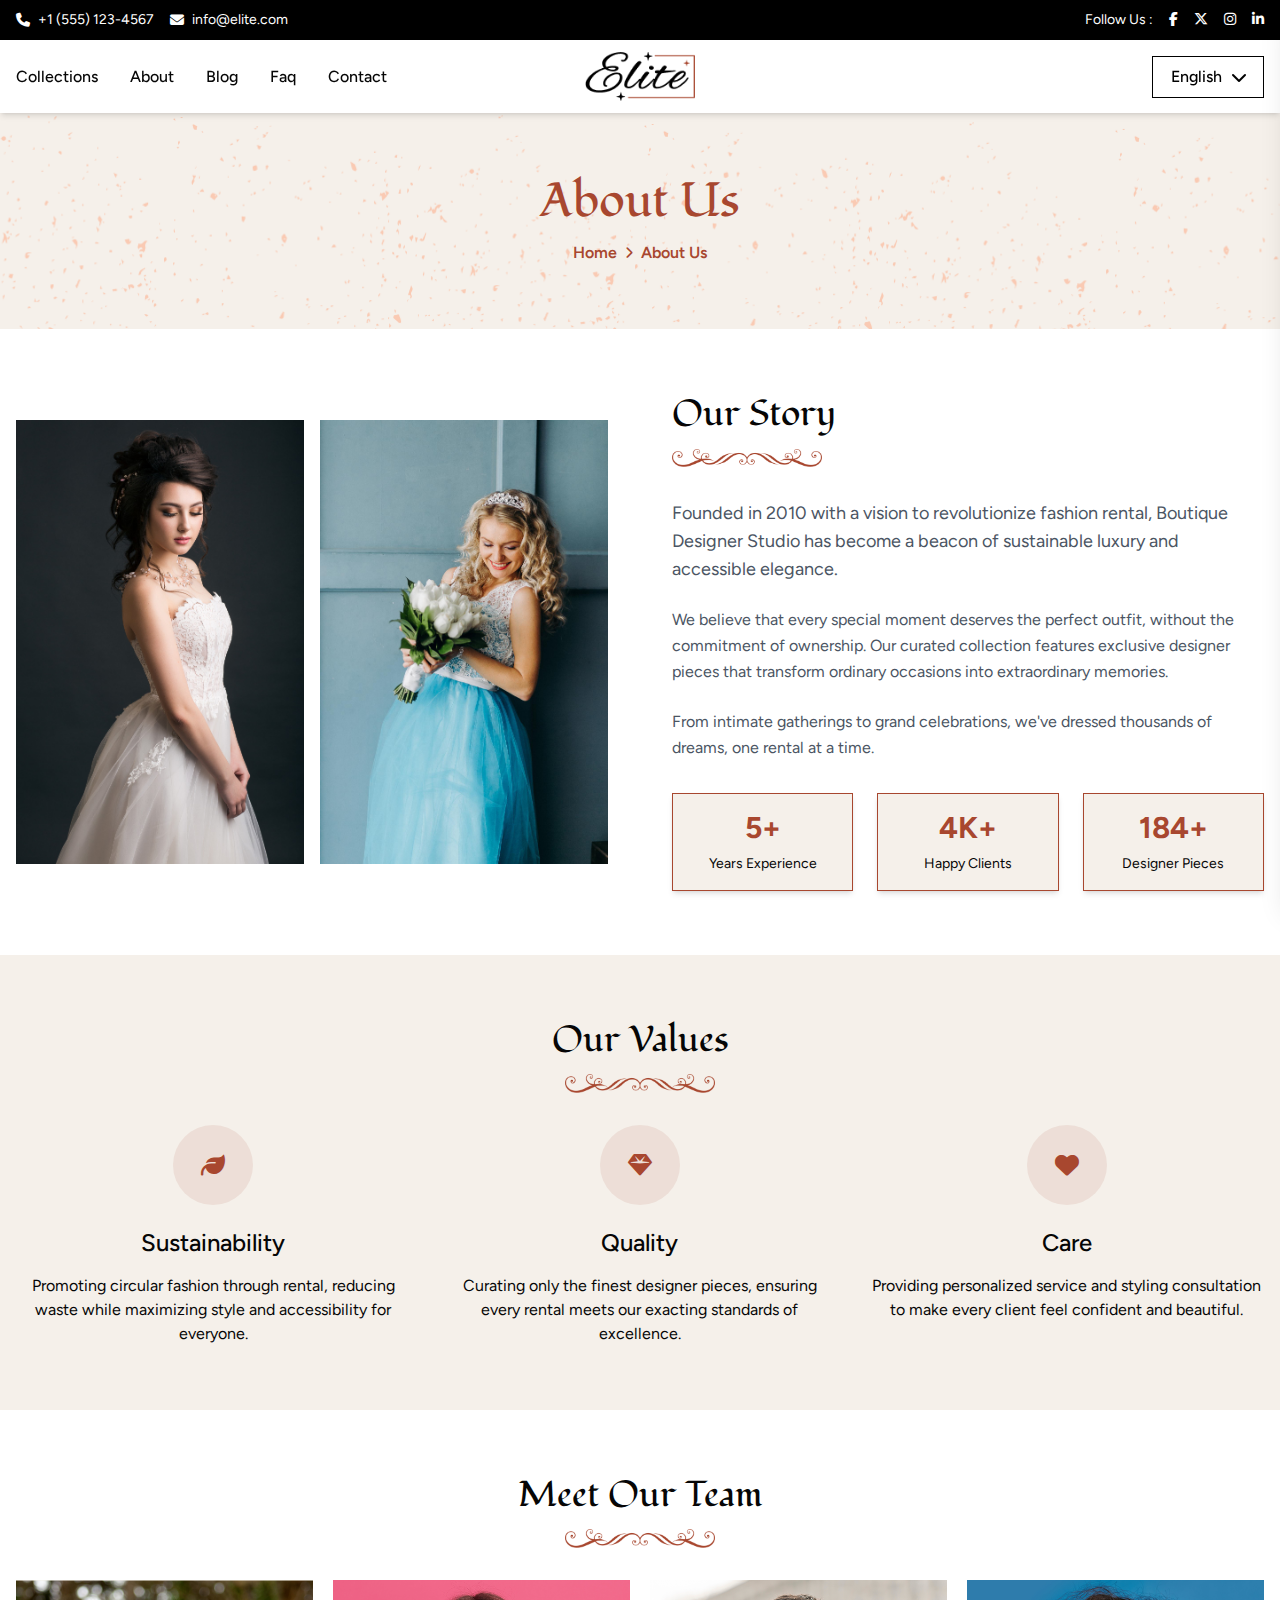
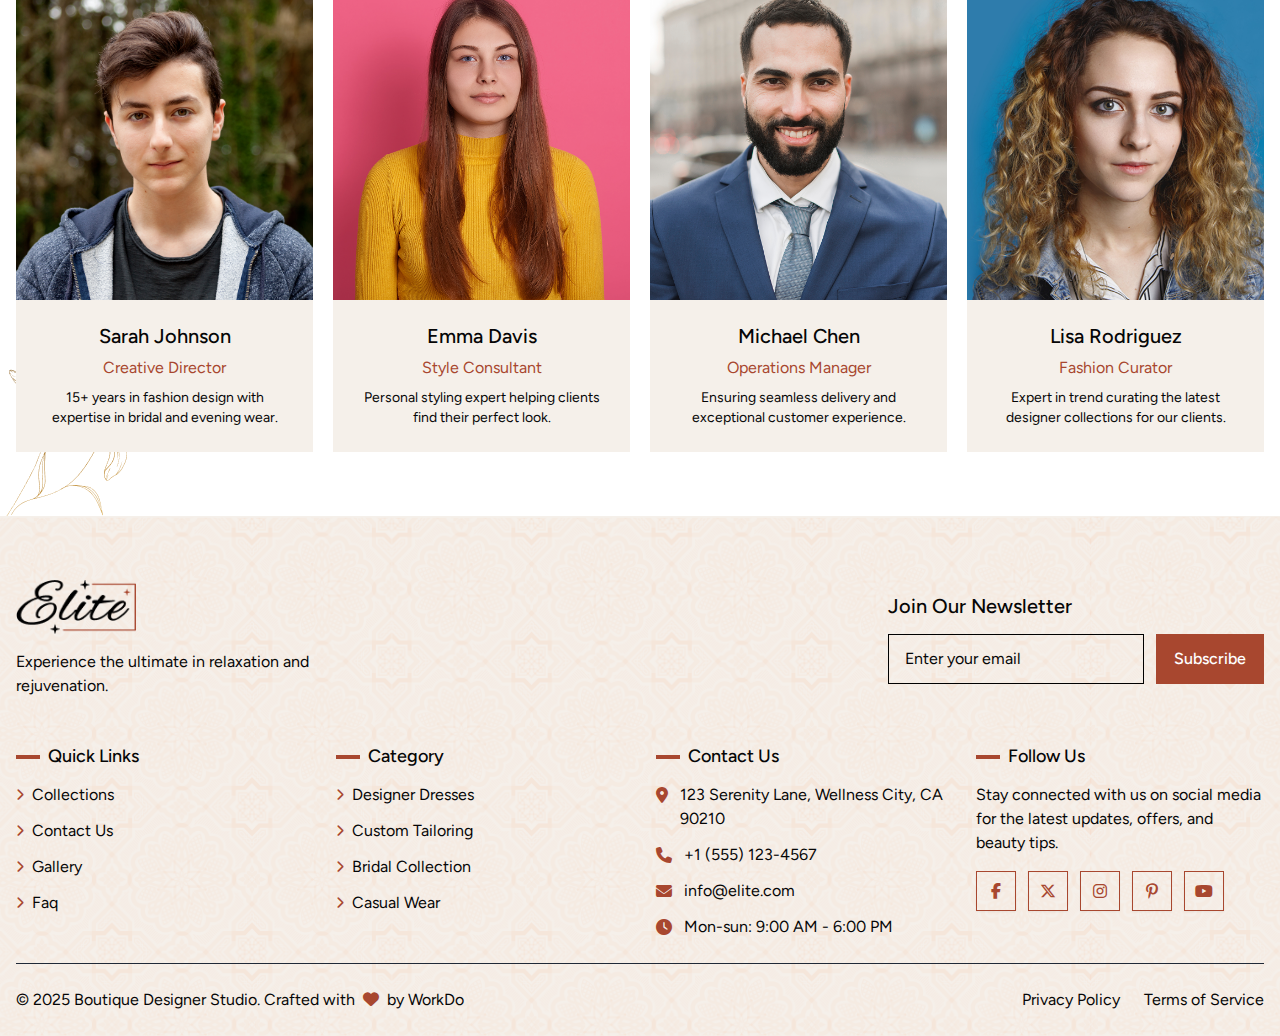
<file: about.html>
<!DOCTYPE html>
<html lang="en">

<head>
  <meta charset="UTF-8" />
  <title>Boutique Designer Studio | WorkDo</title>
  <meta name="author" content="Workdo" />
  <meta name="viewport" content="width=device-width, initial-scale=1.0, maximum-scale=1">
  <meta name="description"
    content="Boutique Designer Studio by Workdo offers creative fashion solutions, custom designs, and modern styling for a unique brand experience.">
  <meta name="keywords"
    content="Boutique Studio, Fashion Design, Workdo, Designer Clothing, Custom Wear, Styling Solutions, Fashion Boutique">
  <link rel="icon" href="assets/images/favicon.png" />
  <link href="https://fonts.googleapis.com/css2?family=Figtree:ital,wght@0,300..900;1,300..900&family=Fondamento:ital@0;1&display=swap" rel="stylesheet">
  <link rel="stylesheet" href="assets/css/all.min.css" />
  <link rel="stylesheet" href="assets/css/swiper-bundle.min.css" />
  <script src="assets/js/tailwind.js"></script>
  <link rel="stylesheet" href="assets/css/style.css" />
</head>

<body>
    <div class="overlay"></div>
    <div
      class="bg-black text-white py-2.5 relative overflow-hidden hidden lg:block">
      <div
          class="md:container w-full mx-auto px-4">
          <div
          class="flex flex-col sm:flex-row justify-between items-center text-sm">
          <div class="flex items-center gap-4 mb-2 sm:mb-0">
              <span class="flex items-center">
              <i class="fas fa-phone me-2"></i>
              <a href="tel:+1 (555) 123-4567">+1 (555) 123-4567</a>
              </span>
              <span class="flex items-center">
              <i class="fas fa-envelope me-2"></i>
              <a href="mailto:info@elite.com">info@elite.com</a>
              </span>
          </div>
          <div class="flex items-center">
              <p>Follow Us :</p>
              <div class="flex items-center gap-4 ms-4">
              <a href="javascript:;"
                  class="text-white hover:scale-105 transition-all duration-300">
                  <i class="fab fa-facebook-f"></i>
              </a>
              <a href="javascript:;"
                  class="text-white hover:scale-105 transition-all duration-300">
                  <i class="fab fa-x-twitter"></i>
              </a>
              <a href="javascript:;"
                  class="text-white hover:scale-105 transition-all duration-300">
                  <i class="fab fa-instagram"></i>
              </a>
              <a href="javascript:;"
                  class="text-white hover:scale-105 transition-all duration-300">
                  <i class="fab fa-linkedin-in"></i>
              </a>
              </div>
          </div>
          </div>
      </div>
    </div>  
    <header class="sticky top-0 w-full z-[3] bg-white shadow-md transition-all">
        <div class="md:container w-full mx-auto px-4">
        <div class="flex justify-between items-center py-3">
            <!-- Desktop Nav -->
            <nav class="hidden lg:block flex-1">
            <ul class="flex lg:gap-x-8 gap-x-4">
                <li>
                <a href="collection-list.html"
                    class="hover:text-primary font-medium transition-all duration-300 capitalize">Collections</a>
                </li>
                <li> <a href="about.html"
                    class="hover:text-primary font-medium transition-all duration-300 capitalize">About</a>
                </li>
                <li>
                <a href="blog.html"
                    class="hover:text-primary font-medium transition-all duration-300 capitalize">Blog</a>
                </li>
                <li>
                <a href="faq.html"
                    class="hover:text-primary font-medium transition-all duration-300 capitalize">Faq</a>
                </li>
                <li>
                <a href="contact.html"
                    class="hover:text-primary font-medium transition-all duration-300 capitalize">Contact</a>
                </li>
            </ul>
            </nav>
            <div class="logo-col">
            <h1>
                <a href="index.html" class="lg:max-w-[110px] max-w-[95px] w-full block">
                <img src="assets/images/logo.png" alt="Boutique Designer Studio Logo" loading="lazy">
                </a>
            </h1>
            </div>
            <div class="hidden lg:flex flex-1 justify-end">
              <div class="relative md:inline-block hidden text-start h-auto" id="language-dropdown-desktop">
                  <button type="button"
                  class="inline-flex items-center h-full justify-center min-w-28 text-black border border-black lg:px-4 px-3 py-2 bg-white font-medium focus:outline-none focus:ring- focus:ring-offset-2 focus:ring-primary"
                  id="language-button-desktop">
                  <span id="selected-language-desktop" class="flex-1">English</span>
                  <i class="fas fa-chevron-down ms-2"></i>
                  </button>
                  <div
                  class="origin-top-right absolute end-0 mt-2 w-full shadow-lg bg-white ring-1 border border-black ring-black ring-opacity-5 focus:outline-none transition-all transform duration-100 hidden"
                  id="language-menu-desktop">
                  <div class="py-1">
                      <a href="javascript:void(0)"
                      class="block px-4 py-2 text-black transition-all duration-300 hover:bg-light"
                      data-lang="English">English</a>
                      <a href="javascript:void(0)"
                      class="block px-4 py-2 text-black transition-all duration-300 hover:bg-light"
                      data-lang="Spanish">Spanish</a>
                      <a href="javascript:void(0)"
                      class="block px-4 py-2 text-black transition-all duration-300 hover:bg-light"
                      data-lang="French">French</a>
                      <a href="javascript:void(0)"
                      class="block px-4 py-2 text-black transition-all duration-300 hover:bg-light"
                      data-lang="German">German</a>
                  </div>
                  </div>
              </div>
            </div>

            <button class="lg:hidden" id="mobile-menu-toggle">
            <i class="fas fa-bars text-xl"></i>
            </button>
        </div>
        </div>
    </header>

    <main>
      <section class="lg:py-16 py-10 relative z-[1]">
      <div class="common-banner-bg absolute inset-0 w-full h-full z-[-1]">
        <img src="assets/images/common-banner-bg.png" alt="background-image" loading="lazy" class="w-full h-full object-cover rtl:scale-x-[-1]">
      </div>
      <div class="md:container w-full mx-auto px-4">
        <div class="text-primary text-center">
          <h2 class="lg:text-5xl sm:text-4xl text-3xl !leading-[1] font-semibold font-heading">About Us</h2>
          <ul class="md:mt-4 mt-3 flex flex-wrap items-center font-semibold capitalize justify-center">
            <li class="flex items-center capitalize">
                <a href="index.html">Home</a>
                <i class="fas fa-chevron-right mx-2 text-xs rtl:scale-x-[-1]"></i>
            </li>
            <li class="capitalize">About Us</li>
        </ul>
        </div>
      </div>
      </section>
      <!-- Story Section -->
      <section class="lg:py-16 py-10">
        <div class="md:container w-full mx-auto px-4">
          <div class="lg:grid lg:grid-cols-2 xl:gap-16 md:gap-8 gap-6 items-center flex flex-col-reverse">
            <div class="flex gap-4 w-full">
              <div class="relative pt-[75%] w-1/2">
                <img src="assets/images/about-1.png" alt="Our Story" loading="lazy" class="absolute inset-0 w-full h-full object-cover">
              </div>
              <div class="relative pt-[75%] w-1/2">
                <img src="assets/images/about-2.png" alt="Our Story" loading="lazy" class="absolute inset-0 w-full h-full object-cover">
              </div>
            </div>
            <div>
              <div class="xl:mb-8 mb-4">
                <h2 class="lg:text-4xl sm:text-3xl text-2xl mb-3 font-heading">
                Our Story
                </h2>
                <img src="assets/images/title-bg.png" alt="Title Pattern" class="w-[150px] h-auto">
              </div>
              <div class="xl:space-y-6 md:space-y-4 space-y-3 text-gray-600 leading-relaxed">
                <p class="md:text-lg">
                  Founded in 2010 with a vision to revolutionize fashion rental, Boutique Designer Studio has become a beacon of sustainable luxury and accessible elegance.
                </p>
                <p>
                  We believe that every special moment deserves the perfect outfit, without the commitment of ownership. Our curated collection features exclusive designer pieces that transform ordinary occasions into extraordinary memories.
                </p>
                <p>
                  From intimate gatherings to grand celebrations, we've dressed thousands of dreams, one rental at a time.
                </p>
              </div>
              <div class="xl:mt-8 mt-4 grid grid-cols-3 md:gap-6 gap-2">
                <div class="text-center bg-light shadow-md md:p-4 p-3 border border-primary">
                  <div class="md:text-3xl text-2xl font-bold text-primary sm:mb-2 mb-1" data-count="15">0+</div>
                  <div class="text-sm">Years Experience</div>
                </div>
                <div class="text-center bg-light shadow-md md:p-4 p-3 border border-primary">
                  <div class="md:text-3xl text-2xl font-bold text-primary sm:mb-2 mb-1" data-count="10000">0+</div>
                  <div class="text-sm">Happy Clients</div>
                </div>
                <div class="text-center bg-light shadow-md md:p-4 p-3 border border-primary">
                  <div class="md:text-3xl text-2xl font-bold text-primary sm:mb-2 mb-1" data-count="500">0+</div>
                  <div class="text-sm">Designer Pieces</div>
                </div>
              </div>
            </div>
          </div>
        </div>
      </section>

      <!-- Values Section -->
      <section class="lg:py-16 py-10 bg-light">
        <div class="md:container w-full mx-auto px-4">
          <div class="text-center lg:mb-8 mb-6">
            <h2 class="lg:text-4xl sm:text-3xl text-2xl mb-3 font-heading">
            Our Values
            </h2>
            <img src="assets/images/title-bg.png" alt="Title Pattern" class="w-[150px] h-auto mx-auto">
          </div>
          <div class="grid sm:grid-cols-3 lg:gap-8 gap-6">
            <div class="group text-center h-full flex flex-col">
              <div class="lg:w-20 lg:h-20 md:w-16 md:h-16 w-14 h-14 bg-primary/10 rounded-full flex items-center justify-center mx-auto lg:mb-6 mb-4">
                <i class="fas fa-leaf text-2xl text-primary"></i>
              </div>
              <h3 class="lg:text-2xl text-xl font-semibold lg:mb-4 mb-3">Sustainability</h3>
              <p class="line-clamp-3">
                Promoting circular fashion through rental, reducing waste while maximizing style and accessibility for everyone.
              </p>
            </div>
            <div class="group text-center h-full flex flex-col">
              <div class="lg:w-20 lg:h-20 md:w-16 md:h-16 w-14 h-14 bg-primary/10 rounded-full flex items-center justify-center mx-auto lg:mb-6 mb-4">
                <i class="fas fa-gem text-2xl text-primary"></i>
              </div>
              <h3 class="lg:text-2xl text-xl font-semibold lg:mb-4 mb-3">Quality</h3>
              <p class="line-clamp-3">
                Curating only the finest designer pieces, ensuring every rental meets our exacting standards of excellence.
              </p>
            </div>
            <div class="group text-center h-full flex flex-col">
              <div class="lg:w-20 lg:h-20 md:w-16 md:h-16 w-14 h-14 bg-primary/10 rounded-full flex items-center justify-center mx-auto lg:mb-6 mb-4">
                <i class="fas fa-heart text-2xl text-primary"></i>
              </div>
              <h3 class="lg:text-2xl text-xl font-semibold lg:mb-4 mb-3">Care</h3>
              <p class="line-clamp-3">
                Providing personalized service and styling consultation to make every client feel confident and beautiful.
              </p>
            </div>
          </div>
        </div>
      </section>

      <!-- Team Section -->
      <section class="lg:py-16 py-10 relative z-[1]">
        <div class="absolute bottom-0 start-0 z-[-1]">
          <img src="assets/images/bg-pattern2.png" alt="pattern" loading="lazy" class="w-full h-full object-scale-down">
        </div>
        <div class="md:container w-full mx-auto px-4">
          <div class="text-center lg:mb-8 mb-6">
            <h2 class="lg:text-4xl sm:text-3xl text-2xl mb-3 font-heading">
            Meet Our Team
            </h2>
            <img src="assets/images/title-bg.png" alt="Title Pattern" class="w-[150px] h-auto mx-auto">
          </div>
          <div class="swiper team-slider px-1 -mx-1 pb-2 -mb-2">
            <div class="swiper-wrapper">
              <div class="swiper-slide">
                <div class="group text-center h-full flex flex-col bg-light">
                  <div class="relative overflow-hidden">
                    <img src="assets/images/team-1.png" alt="Sarah Johnson" class="w-full h-80 object-cover group-hover:scale-110 transition-transform duration-500">
                    <div class="absolute inset-0 bg-gradient-to-t from-black/60 to-transparent md:opacity-0 group-hover:opacity-100 transition-opacity duration-300"></div>
                    <div class="absolute bottom-4 start-1/2 rtl:translate-x-1/2 -translate-x-1/2 w-full text-white md:opacity-0 group-hover:opacity-100 transition-opacity duration-300">
                      <div class="flex gap-3 justify-center">
                        <a href="javascript:;" class="w-8 h-8 bg-white/30 rounded-full flex items-center justify-center hover:bg-primary transition-all duration-300">
                          <i class="fab fa-linkedin-in text-sm"></i>
                        </a>
                        <a href="javascript:;" class="w-8 h-8 bg-white/30 rounded-full flex items-center justify-center hover:bg-primary transition-all duration-300">
                          <i class="fab fa-instagram text-sm"></i>
                        </a>
                        <a href="javascript:;" class="w-8 h-8 bg-white/30 rounded-full flex items-center justify-center hover:bg-primary transition-all duration-300">
                          <i class="fab fa-youtube text-sm"></i>
                        </a>
                        <a href="javascript:;" class="w-8 h-8 bg-white/30 rounded-full flex items-center justify-center hover:bg-primary transition-all duration-300">
                          <i class="fab fa-facebook text-sm"></i>
                        </a>
                        <a href="javascript:;" class="w-8 h-8 bg-white/30 rounded-full flex items-center justify-center hover:bg-primary transition-all duration-300">
                          <i class="fab fa-x-twitter text-sm"></i>
                        </a>
                      </div>
                    </div>
                  </div>
                  <div class="h-full flex-1 flex flex-col p-6">
                    <div class="h-full flex flex-col">
                      <h3 class="text-xl font-semibold mb-2">Sarah Johnson</h3>
                      <p class="text-primary mb-2">Creative Director</p>
                    </div>
                      <p class="text-sm">15+ years in fashion design with expertise in bridal and evening wear.</p>
                  </div>
                </div>
              </div>
              <div class="swiper-slide">
                <div class="group text-center h-full flex flex-col bg-light">
                  <div class="relative overflow-hidden">
                    <img src="assets/images/team-2.png" alt="Emma Davis" class="w-full h-80 object-cover group-hover:scale-110 transition-transform duration-500">
                    <div class="absolute inset-0 bg-gradient-to-t from-black/60 to-transparent md:opacity-0 group-hover:opacity-100 transition-opacity duration-300"></div>
                    <div class="absolute bottom-4 start-1/2 rtl:translate-x-1/2 -translate-x-1/2 w-full text-white md:opacity-0 group-hover:opacity-100 transition-opacity duration-300">
                      <div class="flex gap-3 justify-center">
                        <a href="javascript:;" class="w-8 h-8 bg-white/30 rounded-full flex items-center justify-center hover:bg-primary transition-all duration-300">
                          <i class="fab fa-linkedin-in text-sm"></i>
                        </a>
                        <a href="javascript:;" class="w-8 h-8 bg-white/30 rounded-full flex items-center justify-center hover:bg-primary transition-all duration-300">
                          <i class="fab fa-instagram text-sm"></i>
                        </a>
                        <a href="javascript:;" class="w-8 h-8 bg-white/30 rounded-full flex items-center justify-center hover:bg-primary transition-all duration-300">
                          <i class="fab fa-youtube text-sm"></i>
                        </a>
                        <a href="javascript:;" class="w-8 h-8 bg-white/30 rounded-full flex items-center justify-center hover:bg-primary transition-all duration-300">
                          <i class="fab fa-facebook text-sm"></i>
                        </a>
                        <a href="javascript:;" class="w-8 h-8 bg-white/30 rounded-full flex items-center justify-center hover:bg-primary transition-all duration-300">
                          <i class="fab fa-x-twitter text-sm"></i>
                        </a>
                      </div>
                    </div>
                  </div>
                  <div class="h-full flex-1 flex flex-col p-6">
                    <div class="h-full flex flex-col">
                      <h3 class="text-xl font-semibold mb-2">Emma Davis</h3>
                      <p class="text-primary mb-2">Style Consultant</p>
                    </div>
                      <p class="text-sm">Personal styling expert helping clients find their perfect look.</p>
                  </div>
                </div>
              </div>
              <div class="swiper-slide">
                <div class="group text-center h-full flex flex-col bg-light">
                  <div class="relative overflow-hidden">
                    <img src="assets/images/team-3.png" alt="Michael Chen" class="w-full h-80 object-cover group-hover:scale-110 transition-transform duration-500">
                    <div class="absolute inset-0 bg-gradient-to-t from-black/60 to-transparent md:opacity-0 group-hover:opacity-100 transition-opacity duration-300"></div>
                    <div class="absolute bottom-4 start-1/2 rtl:translate-x-1/2 -translate-x-1/2 w-full text-white md:opacity-0 group-hover:opacity-100 transition-opacity duration-300">
                      <div class="flex gap-3 justify-center">
                        <a href="javascript:;" class="w-8 h-8 bg-white/30 rounded-full flex items-center justify-center hover:bg-primary transition-all duration-300">
                          <i class="fab fa-linkedin-in text-sm"></i>
                        </a>
                        <a href="javascript:;" class="w-8 h-8 bg-white/30 rounded-full flex items-center justify-center hover:bg-primary transition-all duration-300">
                          <i class="fab fa-instagram text-sm"></i>
                        </a>
                        <a href="javascript:;" class="w-8 h-8 bg-white/30 rounded-full flex items-center justify-center hover:bg-primary transition-all duration-300">
                          <i class="fab fa-youtube text-sm"></i>
                        </a>
                        <a href="javascript:;" class="w-8 h-8 bg-white/30 rounded-full flex items-center justify-center hover:bg-primary transition-all duration-300">
                          <i class="fab fa-facebook text-sm"></i>
                        </a>
                        <a href="javascript:;" class="w-8 h-8 bg-white/30 rounded-full flex items-center justify-center hover:bg-primary transition-all duration-300">
                          <i class="fab fa-x-twitter text-sm"></i>
                        </a>
                      </div>
                    </div>
                  </div>
                  <div class="h-full flex-1 flex flex-col p-6">
                    <div class="h-full flex flex-col">
                      <h3 class="text-xl font-semibold mb-2">Michael Chen</h3>
                      <p class="text-primary mb-2">Operations Manager</p>
                    </div>
                      <p class="text-sm">Ensuring seamless delivery and exceptional customer experience.</p>
                  </div>
                </div>
              </div>
              <div class="swiper-slide">
                <div class="group text-center h-full flex flex-col bg-light">
                  <div class="relative overflow-hidden">
                    <img src="assets/images/team-4.png" alt="Lisa Rodriguez" class="w-full h-80 object-cover group-hover:scale-110 transition-transform duration-500">
                    <div class="absolute inset-0 bg-gradient-to-t from-black/60 to-transparent md:opacity-0 group-hover:opacity-100 transition-opacity duration-300"></div>
                    <div class="absolute bottom-4 start-1/2 rtl:translate-x-1/2 -translate-x-1/2 w-full text-white md:opacity-0 group-hover:opacity-100 transition-opacity duration-300">
                      <div class="flex gap-3 justify-center">
                        <a href="javascript:;" class="w-8 h-8 bg-white/30 rounded-full flex items-center justify-center hover:bg-primary transition-all duration-300">
                          <i class="fab fa-linkedin-in text-sm"></i>
                        </a>
                        <a href="javascript:;" class="w-8 h-8 bg-white/30 rounded-full flex items-center justify-center hover:bg-primary transition-all duration-300">
                          <i class="fab fa-instagram text-sm"></i>
                        </a>
                        <a href="javascript:;" class="w-8 h-8 bg-white/30 rounded-full flex items-center justify-center hover:bg-primary transition-all duration-300">
                          <i class="fab fa-youtube text-sm"></i>
                        </a>
                        <a href="javascript:;" class="w-8 h-8 bg-white/30 rounded-full flex items-center justify-center hover:bg-primary transition-all duration-300">
                          <i class="fab fa-facebook text-sm"></i>
                        </a>
                        <a href="javascript:;" class="w-8 h-8 bg-white/30 rounded-full flex items-center justify-center hover:bg-primary transition-all duration-300">
                          <i class="fab fa-x-twitter text-sm"></i>
                        </a>
                      </div>
                    </div>
                  </div>
                  <div class="h-full flex-1 flex flex-col p-6">
                    <div class="h-full flex flex-col">
                      <h3 class="text-xl font-semibold mb-2">Lisa Rodriguez</h3>
                      <p class="text-primary mb-2">Fashion Curator</p>
                    </div>
                      <p class="text-sm">Expert in trend curating the latest designer collections for our clients.</p>
                  </div>
                </div>
              </div>
              <div class="swiper-slide">
                <div class="group text-center h-full flex flex-col bg-light">
                  <div class="relative overflow-hidden">
                    <img src="assets/images/team-5.png" alt="James Wilson" class="w-full h-80 object-cover group-hover:scale-110 transition-transform duration-500">
                    <div class="absolute inset-0 bg-gradient-to-t from-black/60 to-transparent md:opacity-0 group-hover:opacity-100 transition-opacity duration-300"></div>
                    <div class="absolute bottom-4 start-1/2 rtl:translate-x-1/2 -translate-x-1/2 w-full text-white md:opacity-0 group-hover:opacity-100 transition-opacity duration-300">
                      <div class="flex gap-3 justify-center">
                        <a href="javascript:;" class="w-8 h-8 bg-white/30 rounded-full flex items-center justify-center hover:bg-primary transition-all duration-300">
                          <i class="fab fa-linkedin-in text-sm"></i>
                        </a>
                        <a href="javascript:;" class="w-8 h-8 bg-white/30 rounded-full flex items-center justify-center hover:bg-primary transition-all duration-300">
                          <i class="fab fa-instagram text-sm"></i>
                        </a>
                        <a href="javascript:;" class="w-8 h-8 bg-white/30 rounded-full flex items-center justify-center hover:bg-primary transition-all duration-300">
                          <i class="fab fa-youtube text-sm"></i>
                        </a>
                        <a href="javascript:;" class="w-8 h-8 bg-white/30 rounded-full flex items-center justify-center hover:bg-primary transition-all duration-300">
                          <i class="fab fa-facebook text-sm"></i>
                        </a>
                        <a href="javascript:;" class="w-8 h-8 bg-white/30 rounded-full flex items-center justify-center hover:bg-primary transition-all duration-300">
                          <i class="fab fa-x-twitter text-sm"></i>
                        </a>
                      </div>
                    </div>
                  </div>
                  <div class="h-full flex-1 flex flex-col p-6">
                    <div class="h-full flex flex-col">
                      <h3 class="text-xl font-semibold mb-2">James Wilson</h3>
                      <p class="text-primary mb-2">Customer Relations</p>
                    </div>
                      <p class="text-sm">Dedicated to providing exceptional  relationships with our valued clients.</p>
                  </div>
                </div>
              </div>
            </div>
            <div class="team-arrow swiper-button-prev"></div>
            <div class="team-arrow swiper-button-next"></div>
          </div>
        </div>
      </section>
    </main>

    <footer class="relative lg:pt-16 pt-10 z-[1]">
      <div class="absolute inset-0 w-full h-full z-[-1]">
        <img src="assets/images/footer-bg.png" alt="Background Image" loading="lazy" class="w-full h-full object-cover">
      </div>
      <div class="md:container w-full mx-auto px-4">
        <div
          class="flex flex-col md:flex-row justify-between md:items-center xl:mb-12 lg:mb-10 mb-6">
          <div class="mb-4 md:mb-0">
            <a href="javascript:void(0)"
            class="logo md:max-w-[120px] max-w-[90px] block mb-4">
            <img src="assets/images/logo.png" alt="Boutique Designer Studio Logo"
              class="w-full h-full">
          </a>
            <p class="md:max-w-xs">
              Experience the ultimate in relaxation and rejuvenation.
            </p>
          </div>

          <div class="w-full md:w-auto">
            <h3 class="md:text-xl text-lg mb-4">
              Join Our Newsletter
            </h3>
            <div class="flex gap-3 flex-wrap subscribe-col">
              <input type="email" placeholder="Enter your email"
                class="px-4 md:py-3 py-2 border border-black bg-transparent focus:outline-none focus:ring-1 focus:ring-primary focus:border-primary sm:w-64 flex-1">
              <button
                class="btn">
                Subscribe
              </button>
            </div>
          </div>
        </div>
        <div
          class="grid grid-cols-1 md:grid-cols-2 lg:grid-cols-4 xl:gap-x-8 gap-x-6 lg:gap-y-12 gap-y-6">
          <div>
            <h3 class="text-lg md:mb-4 mb-2 flex items-center">
              <span class="w-6 h-1 bg-primary me-2"></span>
              Quick Links
            </h3>
            <ul class="space-y-3 md:text-base text-sm">
              <li>
                <a href="collection-list.html"
                  class="hover:text-primary transition-all duration-300 flex items-center"><i
                    class="fas fa-chevron-right text-xs me-2 text-primary"></i>
                  Collections</a>
              </li>
              <li>
                <a href="contact.html"
                  class="hover:text-primary transition-all duration-300 flex items-center"><i
                    class="fas fa-chevron-right text-xs me-2 text-primary"></i>
                  Contact Us</a>
              </li>
              <li>
                <a href="gallery.html"
                  class="hover:text-primary transition-all duration-300 flex items-center"><i
                    class="fas fa-chevron-right text-xs me-2 text-primary"></i>
                  Gallery</a>
              </li>
              <li>
                <a href="faq.html"
                  class="hover:text-primary transition-all duration-300 flex items-center"><i
                    class="fas fa-chevron-right text-xs me-2 text-primary"></i>
                  Faq</a>
              </li>
            </ul>
          </div>

          <div>
            <h3 class="text-lg md:mb-4 mb-2 flex items-center">
              <span class="w-6 h-1 bg-primary me-2"></span>
              Category
            </h3>
            <ul class="space-y-3 md:text-base text-sm">
              <li>
                <a href="collection-details.html"
                  class="hover:text-primary transition-all duration-300 flex items-center"><i
                    class="fas fa-chevron-right text-xs me-2 text-primary"></i>
                  Designer Dresses</a>
              </li>
              <li>
                <a href="collection-details.html"
                  class="hover:text-primary transition-all duration-300 flex items-center"><i
                    class="fas fa-chevron-right text-xs me-2 text-primary"></i>
                  Custom Tailoring</a>
              </li>
              <li>
                <a href="collection-details.html"
                  class="hover:text-primary transition-all duration-300 flex items-center"><i
                    class="fas fa-chevron-right text-xs me-2 text-primary"></i>
                  Bridal Collection</a>
              </li>
              <li>
                <a href="collection-details.html"
                  class="hover:text-primary transition-all duration-300 flex items-center"><i
                    class="fas fa-chevron-right text-xs me-2 text-primary"></i>
                  Casual Wear</a>
              </li>
            </ul>
          </div>

          <div class="md:text-base text-sm">
            <h3 class="text-lg md:mb-4 mb-2 flex items-center">
              <span class="w-6 h-1 bg-primary me-2"></span>
              Contact Us
            </h3>
            <ul class="space-y-3">
              <li class="flex items-start">
                <i class="fas fa-map-marker-alt mt-1 me-3 text-primary"></i>
                <span>123 Serenity Lane, Wellness City, CA 90210</span>
              </li>
              <li class="flex items-center">
                <i class="fas fa-phone me-3 text-primary"></i>
                <a href="tel:+1 (555) 123-4567" tabindex="0">
                  +1 (555) 123-4567
                </a>
              </li>
              <li class="flex items-center">
                <i class="fas fa-envelope me-3 text-primary"></i>
                <a href="mailto:info@elite.com">info@elite.com</a>
              </li>
              <li class="flex items-center">
                <i class="fas fa-clock me-3 text-primary"></i>
                <span>Mon-sun: 9:00 AM - 6:00 PM</span>
              </li>
            </ul>
          </div>

          <div>
            <h3 class="text-lg md:mb-4 mb-2 flex items-center">
              <span class="w-6 h-1 bg-primary me-2"></span>
              Follow Us
            </h3>
            <p class="mb-4">
              Stay connected with us on social media for the latest updates,
              offers, and beauty tips.
            </p>
            <div class="flex flex-wrap gap-3">
              <a href="javascript:;"
                class="border border-primary text-primary hover:bg-primary hover:text-white transition-all duration-300 flex items-center justify-center xl:w-10 xl:h-10 w-8 h-8 shadow-sm">
                <i class="fab fa-facebook-f"></i>
              </a>
              <a href="javascript:;"
                class="border border-primary text-primary hover:bg-primary hover:text-white transition-all duration-300 flex items-center justify-center xl:w-10 xl:h-10 w-8 h-8 shadow-sm">
                <i class="fab fa-x-twitter"></i>
              </a>
              <a href="javascript:;"
                class="border border-primary text-primary hover:bg-primary hover:text-white transition-all duration-300 flex items-center justify-center xl:w-10 xl:h-10 w-8 h-8 shadow-sm">
                <i class="fab fa-instagram"></i>
              </a>
              <a href="javascript:;"
                class="border border-primary text-primary hover:bg-primary hover:text-white transition-all duration-300 flex items-center justify-center xl:w-10 xl:h-10 w-8 h-8 shadow-sm">
                <i class="fab fa-pinterest-p"></i>
              </a>
              <a href="javascript:;"
                class="border border-primary text-primary hover:bg-primary hover:text-white transition-all duration-300 flex items-center justify-center xl:w-10 xl:h-10 w-8 h-8 shadow-sm">
                <i class="fab fa-youtube"></i>
              </a>
            </div>
          </div>
        </div>
        <!-- Bottom Footer -->
        <div
          class="border-t border-gray-800 md:py-6 py-4 flex flex-col md:flex-row justify-between md:items-center mt-6">
          <p class="mb-4 md:mb-0">
            © 2025 Boutique Designer Studio. Crafted with <i
              class="fas fa-heart text-primary mx-1"></i> by WorkDo
          </p>
          <div class="flex items-center gap-6 md:text-base text-sm">
            <a href="privacy-policy.html"
              class="hover:text-primary transition-colors">Privacy Policy</a>
            <a href="terms-condition.html"
              class="hover:text-primary transition-colors">Terms of Service</a>
          </div>
        </div>
      </div>
    </footer>
    <div id="mobile-menu"
    class="mobile-menu fixed inset-y-0 end-0 z-50 bg-white shadow-xl transform translate-x-full rtl:-translate-x-full transition-transform duration-300 max-w-[325px] w-full ease-in-out overflow-y-auto">
    <div class="flex justify-between items-center px-4 py-3 border-b">
      <a href="index.html" class="block max-w-[85px] w-full">
            <img src="assets/images/logo.png" alt="Boutique Designer Studio Logo" class="logo-img">
        </a>
      <button id="close-mobile-menu" class="text-gray-600 hover:text-primary transition-colors">
        <i class="fas fa-times text-xl"></i>
      </button>
    </div>
    <div class="p-4">
      <div class="mb-4">
        <div class="relative block text-start h-auto" id="language-dropdown-mobile">
          <button type="button"
            class="inline-flex items-center h-full justify-start text-start w-full text-black border border-black md:px-4 px-[10px] py-[7.5px] bg-white text-sm font-medium focus:outline-none focus:ring- focus:ring-offset-2 focus:ring-primary"
            id="language-button-mobile">
            <span id="selected-language-mobile" class="flex-1">English</span>
            <i class="fas fa-chevron-down ms-2"></i>
          </button>
          <div
            class="origin-top-right absolute end-0 mt-2 w-full shadow-lg bg-white border-black border transition-all transform duration-100 hidden"
            id="language-menu-mobile">
            <div class="py-1">
              <a href="javascript:void(0)"
                class="block px-4 py-2 text-sm transition-all duration-300 hover:bg-light"
                data-lang="English">English</a>
              <a href="javascript:void(0)"
                class="block px-4 py-2 text-sm transition-all duration-300 hover:bg-light"
                data-lang="Spanish">Spanish</a>
              <a href="javascript:void(0)"
                class="block px-4 py-2 text-sm transition-all duration-300 hover:bg-light"
                data-lang="French">French</a>
              <a href="javascript:void(0)"
                class="block px-4 py-2 text-sm transition-all duration-300 hover:bg-light"
                data-lang="German">German</a>
            </div>
          </div>
        </div>
      </div>
      <ul class="flex flex-col space-y-2 md:text-base text-sm">
       <li>
          <a href="collection-details.html"
            class="hover:text-primary transition-all duration-300 capitalize p-2 border block shadow-sm">Collections</a>
        </li>
        <li> <a href="about.html"
            class="hover:text-primary transition-all duration-300 capitalize p-2 border block shadow-sm">About</a>
        </li>
        <li>
          <a href="blog.html"
            class="hover:text-primary transition-all duration-300 capitalize p-2 border block shadow-sm">Blog</a>
        </li>
        <li>
          <a href="faq.html"
            class="hover:text-primary transition-all duration-300 capitalize p-2 border block shadow-sm">Faq</a>
        </li>
        <li>
          <a href="contact.html"
            class="hover:text-primary transition-all duration-300 capitalize p-2 border block shadow-sm">Contact</a>
        </li>
      </ul>
      <div class="p-2 border mt-2 space-y-2 shadow-sm md:text-base text-sm">
          <span class="flex items-center">
            <i class="fas fa-phone me-2"></i>
            <a href="tel:+1 (555) 123-4567">+1 (555) 123-4567</a>
          </span>
          <span class="flex items-center">
            <i class="fas fa-envelope me-2"></i>
            <a href="mailto:info@elite.com">info@elite.com</a>
          </span>
          <div class="flex items-center">
              <p>Follow Us :</p>
              <div class="flex items-center gap-4 ms-4">
                <a href="javascript:;" class="hover:scale-105 transition-all duration-300">
                  <i class="fab fa-facebook-f"></i>
                </a>
                <a href="javascript:;" class="hover:scale-105 transition-all duration-300">
                  <i class="fab fa-x-twitter"></i>
                </a>
                <a href="javascript:;" class="hover:scale-105 transition-all duration-300">
                  <i class="fab fa-instagram"></i>
                </a>
                <a href="javascript:;" class="hover:scale-105 transition-all duration-300">
                  <i class="fab fa-linkedin-in"></i>
                </a>
              </div>
          </div>
        </div>
    </div>
  </div>
    <script src="assets/js/swiper-bundle.min.js" defer></script>
    <script src="assets/js/main.js" defer></script>
</body>

</html>
</file>
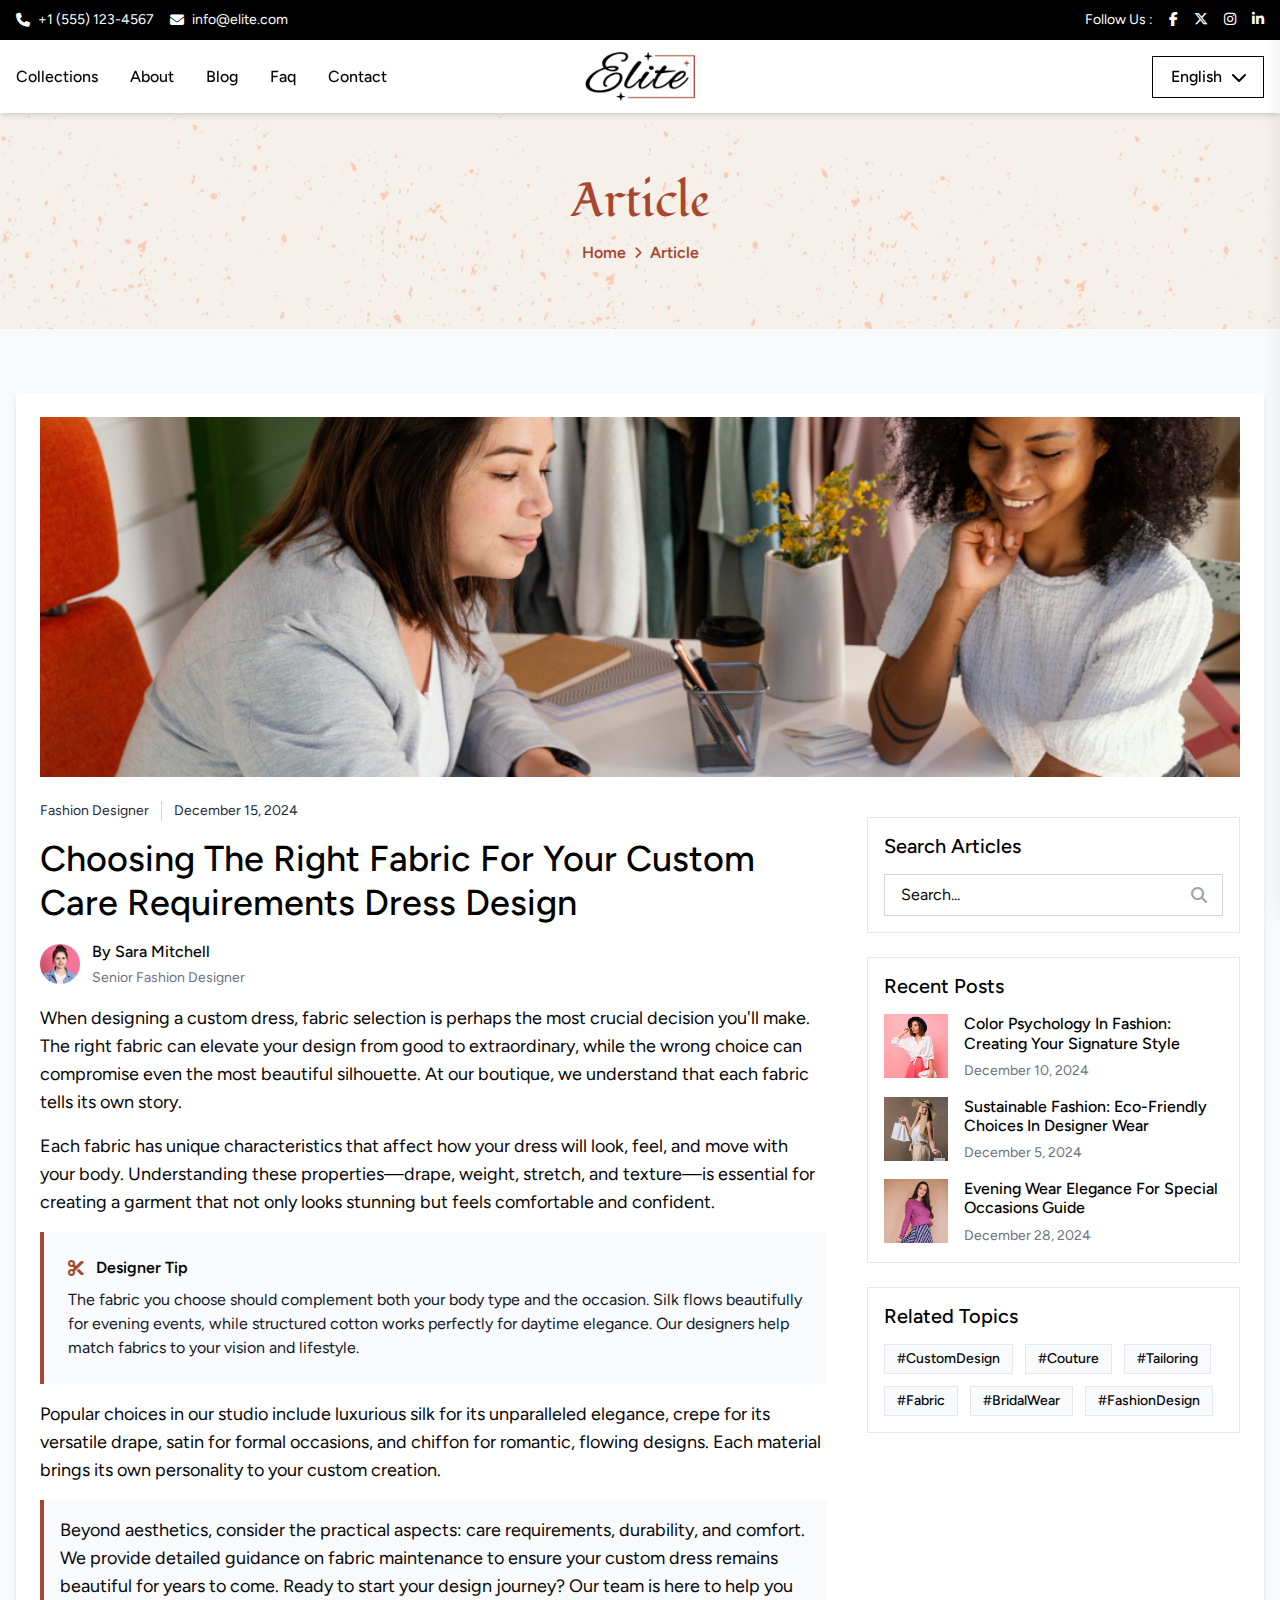
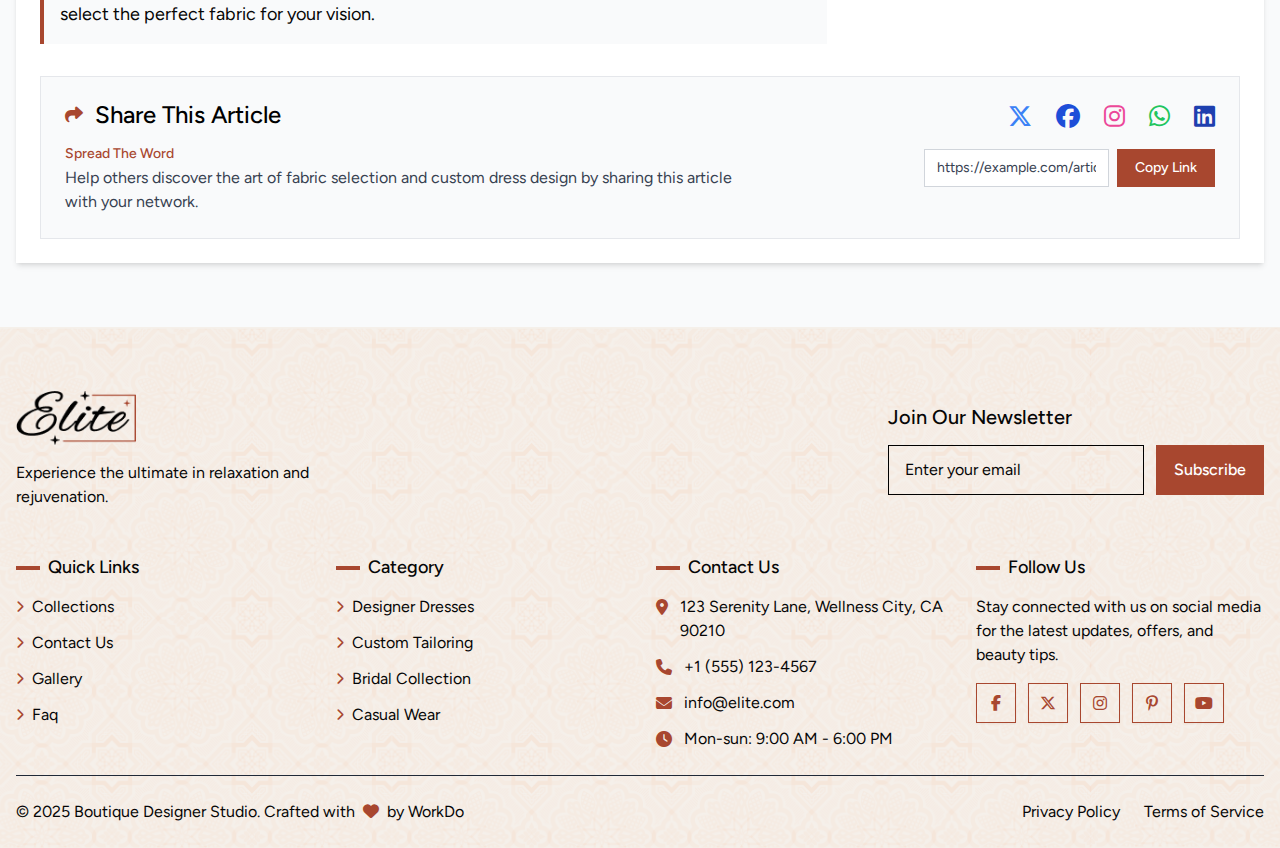
<file: article.html>
<!DOCTYPE html>
<html lang="en">

<head>
  <meta charset="UTF-8" />
  <title>Boutique Designer Studio | WorkDo</title>
  <meta name="author" content="Workdo" />
  <meta name="viewport" content="width=device-width, initial-scale=1.0, maximum-scale=1">
  <meta name="description"
    content="Boutique Designer Studio by Workdo offers creative fashion solutions, custom designs, and modern styling for a unique brand experience.">
  <meta name="keywords"
    content="Boutique Studio, Fashion Design, Workdo, Designer Clothing, Custom Wear, Styling Solutions, Fashion Boutique">
  <link rel="icon" href="assets/images/favicon.png" />
  <link href="https://fonts.googleapis.com/css2?family=Figtree:ital,wght@0,300..900;1,300..900&family=Fondamento:ital@0;1&display=swap" rel="stylesheet">
  <link rel="stylesheet" href="assets/css/all.min.css" />
  <link rel="stylesheet" href="assets/css/swiper-bundle.min.css" />
  <script src="assets/js/tailwind.js"></script>
  <link rel="stylesheet" href="assets/css/style.css" />
</head>

<body>
    <div class="overlay"></div>
    <div
        class="bg-black text-white py-2.5 relative overflow-hidden hidden lg:block">
        <div
            class="md:container w-full mx-auto px-4">
            <div
            class="flex flex-col sm:flex-row justify-between items-center text-sm">
            <div class="flex items-center gap-4 mb-2 sm:mb-0">
                <span class="flex items-center">
                <i class="fas fa-phone me-2"></i>
                <a href="tel:+1 (555) 123-4567">+1 (555) 123-4567</a>
                </span>
                <span class="flex items-center">
                <i class="fas fa-envelope me-2"></i>
                <a href="mailto:info@elite.com">info@elite.com</a>
                </span>
            </div>
            <div class="flex items-center">
                <p>Follow Us :</p>
                <div class="flex items-center gap-4 ms-4">
                <a href="javascript:;"
                    class="text-white hover:scale-105 transition-all duration-300">
                    <i class="fab fa-facebook-f"></i>
                </a>
                <a href="javascript:;"
                    class="text-white hover:scale-105 transition-all duration-300">
                    <i class="fab fa-x-twitter"></i>
                </a>
                <a href="javascript:;"
                    class="text-white hover:scale-105 transition-all duration-300">
                    <i class="fab fa-instagram"></i>
                </a>
                <a href="javascript:;"
                    class="text-white hover:scale-105 transition-all duration-300">
                    <i class="fab fa-linkedin-in"></i>
                </a>
                </div>
            </div>
            </div>
        </div>
    </div>  
    <header class="sticky top-0 w-full z-[3] bg-white shadow-md transition-all">
        <div class="md:container w-full mx-auto px-4">
        <div class="flex justify-between items-center py-3">
            <!-- Desktop Nav -->
            <nav class="hidden lg:block flex-1">
            <ul class="flex lg:gap-x-8 gap-x-4">
                <li>
                <a href="collection-list.html"
                    class="hover:text-primary font-medium transition-all duration-300 capitalize">Collections</a>
                </li>
                <li> <a href="about.html"
                    class="hover:text-primary font-medium transition-all duration-300 capitalize">About</a>
                </li>
                <li>
                <a href="blog.html"
                    class="hover:text-primary font-medium transition-all duration-300 capitalize">Blog</a>
                </li>
                <li>
                <a href="faq.html"
                    class="hover:text-primary font-medium transition-all duration-300 capitalize">Faq</a>
                </li>
                <li>
                <a href="contact.html"
                    class="hover:text-primary font-medium transition-all duration-300 capitalize">Contact</a>
                </li>
            </ul>
            </nav>
            <div class="logo-col">
            <h1>
                <a href="index.html" class="lg:max-w-[110px] max-w-[95px] w-full block">
                <img src="assets/images/logo.png" alt="Boutique Designer Studio Logo" loading="lazy">
                </a>
            </h1>
            </div>
            <div class="hidden lg:flex flex-1 justify-end">
              <div class="relative md:inline-block hidden text-start h-auto" id="language-dropdown-desktop">
                  <button type="button"
                  class="inline-flex items-center h-full justify-center min-w-28 text-black border border-black lg:px-4 px-3 py-2 bg-white font-medium focus:outline-none focus:ring- focus:ring-offset-2 focus:ring-primary"
                  id="language-button-desktop">
                  <span id="selected-language-desktop" class="flex-1">English</span>
                  <i class="fas fa-chevron-down ms-2"></i>
                  </button>
                  <div
                  class="origin-top-right absolute end-0 mt-2 w-full shadow-lg bg-white ring-1 border border-black ring-black ring-opacity-5 focus:outline-none transition-all transform duration-100 hidden"
                  id="language-menu-desktop">
                  <div class="py-1">
                      <a href="javascript:void(0)"
                      class="block px-4 py-2 text-black transition-all duration-300 hover:bg-light"
                      data-lang="English">English</a>
                      <a href="javascript:void(0)"
                      class="block px-4 py-2 text-black transition-all duration-300 hover:bg-light"
                      data-lang="Spanish">Spanish</a>
                      <a href="javascript:void(0)"
                      class="block px-4 py-2 text-black transition-all duration-300 hover:bg-light"
                      data-lang="French">French</a>
                      <a href="javascript:void(0)"
                      class="block px-4 py-2 text-black transition-all duration-300 hover:bg-light"
                      data-lang="German">German</a>
                  </div>
                  </div>
              </div>
            </div>

            <button class="lg:hidden" id="mobile-menu-toggle">
            <i class="fas fa-bars text-xl"></i>
            </button>
        </div>
        </div>
    </header>

    <main>
      <section class="lg:py-16 py-10 relative z-[1]">
      <div class="common-banner-bg absolute inset-0 w-full h-full z-[-1]">
        <img src="assets/images/common-banner-bg.png" alt="background-image" loading="lazy" class="w-full h-full object-cover rtl:scale-x-[-1]">
      </div>
      <div class="md:container w-full mx-auto px-4">
        <div class="text-primary text-center">
          <h2 class="lg:text-5xl sm:text-4xl text-3xl !leading-[1] font-semibold font-heading">Article</h2>
          <ul class="md:mt-4 mt-3 flex flex-wrap items-center font-semibold capitalize justify-center">
            <li class="flex items-center capitalize">
                <a href="index.html">Home</a>
                <i class="fas fa-chevron-right mx-2 text-xs rtl:scale-x-[-1]"></i>
            </li>
            <li class="capitalize">Article</li>
        </ul>
        </div>
      </div>
    </section>
    <section class="lg:py-16 py-10 bg-gray-50">
      <div class="md:container w-full mx-auto px-4">
        <div class="lg:p-6 p-4 bg-white shadow-md">
          <div class="h-72 md:h-96 md:pb-6 pb-4">
            <img src="assets/images/article-img-1.png" loading="lazy"
              alt="Fabric Selection" class="w-full h-full object-cover">
          </div>
          <div class="grid grid-cols-1 lg:grid-cols-3 gap-4 lg:gap-10">
            <div class="lg:col-span-2">
              <div class="flex gap-3 text-sm text-gray-800 whitespace-nowrap mb-4">
                <span class="border-e border-gray-300 pe-3">Fashion Designer</span>
                <span>December 15, 2024</span>
              </div>
              <h3 class="text-xl md:text-4xl font-semibold mb-4 text-black">Choosing the Right Fabric for Your
                Custom care requirements Dress Design</h3>
              <div class="flex items-center gap-3 mb-4">
                <img src="assets/images/testimonial-1.png" loading="lazy" alt="Author" class="w-10 h-10 rounded-full object-cover">
                <div>
                  <p class="font-medium mb-1">By Sara Mitchell</p>
                  <p class="text-sm text-gray-500">Senior Fashion Designer</p>
                </div>
              </div>
              <p class="text-sm md:text-lg mb-4">
                When designing a custom dress, fabric selection is perhaps the most crucial decision you'll make. The
                right fabric can elevate your design from good to extraordinary, while the wrong choice can compromise
                even the most beautiful silhouette. At our boutique, we understand that each fabric tells its own story.
              </p>
              <p class="text-sm md:text-lg mb-4">
                Each fabric has unique characteristics that affect how your dress will look, feel, and move with your
                body. Understanding these properties—drape, weight, stretch, and texture—is essential for creating a
                garment that not only looks stunning but feels comfortable and confident.
              </p>
              <div class="bg-gray-50 p-4 md:p-6 mb-4 border-s-4 border-gray-300 border-primary">
                <div class="flex items-center gap-3 mb-2">
                  <i class="fas fa-scissors text-primary"></i>
                  <p class="font-semibold">Designer Tip</p>
                </div>
                <p class="text-gray-900 mt-1">
                  The fabric you choose should complement both your body type and the occasion. Silk flows beautifully
                  for evening events, while structured cotton works perfectly for daytime elegance. Our designers help
                  match fabrics to your vision and lifestyle.
                </p>
              </div>
              <p class="text-sm md:text-lg mb-4">
                Popular choices in our studio include luxurious silk for its unparalleled elegance, crepe for its
                versatile drape, satin for formal occasions, and chiffon for romantic, flowing designs. Each material
                brings its own personality to your custom creation.
              </p>
              <p class="text-sm md:text-lg lg:mb-4 p-4 border-s-4 bg-gray-50 border-gray-300 border-primary">
                Beyond aesthetics, consider the practical aspects: care requirements, durability, and comfort. We
                provide detailed guidance on fabric maintenance to ensure your custom dress remains beautiful for years
                to come. Ready to start your design journey? Our team is here to help you select the perfect fabric for
                your vision.
              </p>
            </div>
            <!-- Right: Sidebar with Search -->
            <div class="flex flex-col md:gap-6 gap-4 xl:my-4">
              <div class="bg-white p-4 border border-gray-200 ">
                <h4 class="text-xl font-bold text-black mb-4">Search Articles</h4>
                <div class="relative">
                  <input type="text" placeholder="Search..."
                    class="w-full px-4 py-2 pe-10 border border-gray-300 focus:ring-2 focus:ring-primary/20 focus:border-primary outline-none">
                  <i class="fas fa-search absolute end-4 top-1/2 transform -translate-y-1/2 text-gray-400"></i>
                </div>
              </div>
              <div class="bg-white p-4 border border-gray-200 ">
                <h3 class="text-xl font-bold text-black mb-4">Recent Posts</h3>
                <div class="space-y-4">
                  <a href="javascript:void(0);" class="flex gap-4 ">
                    <img src="assets/images/article-1.png" loading="lazy"
                      alt="Recent Post" class="w-16 h-16 object-cover">
                    <div>
                      <h4 class="text-black font-medium hover:text-primary transition-colors line-clamp-2 mb-2">
                        Color Psychology in Fashion: Creating Your Signature Style</h4>
                      <p class="text-sm text-gray-500">December 10, 2024</p>
                    </div>
                  </a>
                  <a href="javascript:void(0);" class="flex gap-4 ">
                    <img src="assets/images/article-2.png" loading="lazy"
                      alt="Recent Post" class="w-16 h-16 object-cover">
                    <div>
                      <h4 class="text-black font-medium hover:text-primary transition-colors line-clamp-2 mb-2">
                        Sustainable Fashion: Eco-Friendly Choices in Designer Wear</h4>
                      <p class="text-sm text-gray-500">December 5, 2024</p>
                    </div>
                  </a>
                  <a href="javascript:void(0);" class="flex gap-4">
                    <img src="assets/images/article-3.png" loading="lazy"
                      alt="Recent Post" class="w-16 h-16 object-cover">
                    <div>
                      <h4 class="text-black font-medium hover:text-primary transition-colors line-clamp-2 mb-2">
                        Evening Wear Elegance for Special Occasions Guide</h4>
                      <p class="text-sm text-gray-500">December 28, 2024</p>
                    </div>
                  </a>
                </div>
              </div>
              <div class="bg-white p-4 border border-gray-200 space-y-4">
                <h4 class="text-xl font-bold text-black mb-4">Related Topics</h4>
                <div class="flex gap-3 flex-wrap">
                  <span class="bg-gray-50 text-black border px-3 py-1 text-sm font-medium">#CustomDesign</span>
                  <span class="bg-gray-50 text-black border px-3 py-1 text-sm font-medium">#Couture</span>
                  <span class="bg-gray-50 text-black border px-3 py-1 text-sm font-medium">#Tailoring</span>
                  <span class="bg-gray-50 text-black border px-3 py-1 text-sm font-medium">#Fabric</span>
                  <span class="bg-gray-50 text-black border px-3 py-1 text-sm font-medium">#BridalWear</span>
                  <span class="bg-gray-50 text-black border px-3 py-1 text-sm font-medium">#FashionDesign</span>
                </div>
              </div>
            </div>
          </div>
          <div class="bg-gray-50 border md:p-6 p-4 flex gap-3 justify-between flex-wrap mt-4">
            <div class="flex gap-2 md:gap-4 flex-col md:flex-1">
              <div class="flex items-center gap-3 ">
                <i class="fas fa-share text-primary text-lg"></i>
                <h3 class="text-xl md:text-2xl font-semibold text-black ">Share This Article</h3>
              </div>
              <div>
                <h2 class="text-sm text-primary font-medium mb-1">Spread the word</h2>
                <p class="text-gray-700 text-sm md:text-base  max-w-2xl ">
                  Help others discover the art of fabric selection and custom dress design by sharing this article with
                  your
                  network.
                </p>
              </div>
            </div>
            <div class="md:w-auto w-full">
              <div class="flex lg:gap-6 gap-5 lg:text-2xl text-xl md:justify-end mb-2 md:mb-4">
                <a href="javascript:void(0);" class="text-blue-500">
                  <i class="fab fa-x-twitter"></i>
                </a>
                <a href="javascript:void(0);" class="text-blue-700">
                  <i class="fab fa-facebook"></i>
                </a>
                <a href="javascript:void(0);" class="text-pink-500">
                  <i class="fab fa-instagram"></i>
                </a>
                <a href="javascript:void(0);" class="text-green-500">
                  <i class="fab fa-whatsapp"></i>
                </a>
                <a href="javascript:void(0);" class="text-blue-800">
                  <i class="fab fa-linkedin"></i>
                </a>
              </div>
              <div class="flex items-center gap-2">
                <input type="text" value="https://example.com/article-link"
                  class="w-full md:w-auto px-3 py-2 text-sm border border-gray-300 bg-white text-gray-700 focus:outline-none flex-1">
                <button onclick="copyLink()" class="btn text-sm !px-2 md:!px-4 !py-[7px]">
                  Copy Link
                </button>
              </div>
            </div>
          </div>
        </div>
      </div>
    </section>
  </main>

    <footer class="relative lg:pt-16 pt-10 z-[1]">
      <div class="absolute inset-0 w-full h-full z-[-1]">
        <img src="assets/images/footer-bg.png" alt="Background Image" loading="lazy" class="w-full h-full object-cover">
      </div>
      <div class="md:container w-full mx-auto px-4">
        <div
          class="flex flex-col md:flex-row justify-between md:items-center xl:mb-12 lg:mb-10 mb-6">
          <div class="mb-4 md:mb-0">
            <a href="javascript:void(0)"
            class="logo md:max-w-[120px] max-w-[90px] block mb-4">
            <img src="assets/images/logo.png" alt="Boutique Designer Studio Logo"
              class="w-full h-full">
          </a>
            <p class="md:max-w-xs">
              Experience the ultimate in relaxation and rejuvenation.
            </p>
          </div>

          <div class="w-full md:w-auto">
            <h3 class="md:text-xl text-lg mb-4">
              Join Our Newsletter
            </h3>
            <div class="flex gap-3 flex-wrap subscribe-col">
              <input type="email" placeholder="Enter your email"
                class="px-4 md:py-3 py-2 border border-black bg-transparent focus:outline-none focus:ring-1 focus:ring-primary focus:border-primary sm:w-64 flex-1">
              <button
                class="btn">
                Subscribe
              </button>
            </div>
          </div>
        </div>
        <div
          class="grid grid-cols-1 md:grid-cols-2 lg:grid-cols-4 xl:gap-x-8 gap-x-6 lg:gap-y-12 gap-y-6">
          <div>
            <h3 class="text-lg md:mb-4 mb-2 flex items-center">
              <span class="w-6 h-1 bg-primary me-2"></span>
              Quick Links
            </h3>
            <ul class="space-y-3 md:text-base text-sm">
              <li>
                <a href="collection-list.html"
                  class="hover:text-primary transition-all duration-300 flex items-center"><i
                    class="fas fa-chevron-right text-xs me-2 text-primary"></i>
                  Collections</a>
              </li>
              <li>
                <a href="contact.html"
                  class="hover:text-primary transition-all duration-300 flex items-center"><i
                    class="fas fa-chevron-right text-xs me-2 text-primary"></i>
                  Contact Us</a>
              </li>
              <li>
                <a href="gallery.html"
                  class="hover:text-primary transition-all duration-300 flex items-center"><i
                    class="fas fa-chevron-right text-xs me-2 text-primary"></i>
                  Gallery</a>
              </li>
              <li>
                <a href="faq.html"
                  class="hover:text-primary transition-all duration-300 flex items-center"><i
                    class="fas fa-chevron-right text-xs me-2 text-primary"></i>
                  Faq</a>
              </li>
            </ul>
          </div>

          <div>
            <h3 class="text-lg md:mb-4 mb-2 flex items-center">
              <span class="w-6 h-1 bg-primary me-2"></span>
              Category
            </h3>
            <ul class="space-y-3 md:text-base text-sm">
              <li>
                <a href="collection-details.html"
                  class="hover:text-primary transition-all duration-300 flex items-center"><i
                    class="fas fa-chevron-right text-xs me-2 text-primary"></i>
                  Designer Dresses</a>
              </li>
              <li>
                <a href="collection-details.html"
                  class="hover:text-primary transition-all duration-300 flex items-center"><i
                    class="fas fa-chevron-right text-xs me-2 text-primary"></i>
                  Custom Tailoring</a>
              </li>
              <li>
                <a href="collection-details.html"
                  class="hover:text-primary transition-all duration-300 flex items-center"><i
                    class="fas fa-chevron-right text-xs me-2 text-primary"></i>
                  Bridal Collection</a>
              </li>
              <li>
                <a href="collection-details.html"
                  class="hover:text-primary transition-all duration-300 flex items-center"><i
                    class="fas fa-chevron-right text-xs me-2 text-primary"></i>
                  Casual Wear</a>
              </li>
            </ul>
          </div>

          <div class="md:text-base text-sm">
            <h3 class="text-lg md:mb-4 mb-2 flex items-center">
              <span class="w-6 h-1 bg-primary me-2"></span>
              Contact Us
            </h3>
            <ul class="space-y-3">
              <li class="flex items-start">
                <i class="fas fa-map-marker-alt mt-1 me-3 text-primary"></i>
                <span>123 Serenity Lane, Wellness City, CA 90210</span>
              </li>
              <li class="flex items-center">
                <i class="fas fa-phone me-3 text-primary"></i>
                <a href="tel:+1 (555) 123-4567" tabindex="0">
                  +1 (555) 123-4567
                </a>
              </li>
              <li class="flex items-center">
                <i class="fas fa-envelope me-3 text-primary"></i>
                <a href="mailto:info@elite.com">info@elite.com</a>
              </li>
              <li class="flex items-center">
                <i class="fas fa-clock me-3 text-primary"></i>
                <span>Mon-sun: 9:00 AM - 6:00 PM</span>
              </li>
            </ul>
          </div>

          <div>
            <h3 class="text-lg md:mb-4 mb-2 flex items-center">
              <span class="w-6 h-1 bg-primary me-2"></span>
              Follow Us
            </h3>
            <p class="mb-4">
              Stay connected with us on social media for the latest updates,
              offers, and beauty tips.
            </p>
            <div class="flex flex-wrap gap-3">
              <a href="javascript:;"
                class="border border-primary text-primary hover:bg-primary hover:text-white transition-all duration-300 flex items-center justify-center xl:w-10 xl:h-10 w-8 h-8 shadow-sm">
                <i class="fab fa-facebook-f"></i>
              </a>
              <a href="javascript:;"
                class="border border-primary text-primary hover:bg-primary hover:text-white transition-all duration-300 flex items-center justify-center xl:w-10 xl:h-10 w-8 h-8 shadow-sm">
                <i class="fab fa-x-twitter"></i>
              </a>
              <a href="javascript:;"
                class="border border-primary text-primary hover:bg-primary hover:text-white transition-all duration-300 flex items-center justify-center xl:w-10 xl:h-10 w-8 h-8 shadow-sm">
                <i class="fab fa-instagram"></i>
              </a>
              <a href="javascript:;"
                class="border border-primary text-primary hover:bg-primary hover:text-white transition-all duration-300 flex items-center justify-center xl:w-10 xl:h-10 w-8 h-8 shadow-sm">
                <i class="fab fa-pinterest-p"></i>
              </a>
              <a href="javascript:;"
                class="border border-primary text-primary hover:bg-primary hover:text-white transition-all duration-300 flex items-center justify-center xl:w-10 xl:h-10 w-8 h-8 shadow-sm">
                <i class="fab fa-youtube"></i>
              </a>
            </div>
          </div>
        </div>
        <!-- Bottom Footer -->
        <div
          class="border-t border-gray-800 md:py-6 py-4 flex flex-col md:flex-row justify-between md:items-center mt-6">
          <p class="mb-4 md:mb-0">
            © 2025 Boutique Designer Studio. Crafted with <i
              class="fas fa-heart text-primary mx-1"></i> by WorkDo
          </p>
          <div class="flex items-center gap-6 md:text-base text-sm">
            <a href="privacy-policy.html"
              class="hover:text-primary transition-colors">Privacy Policy</a>
            <a href="terms-condition.html"
              class="hover:text-primary transition-colors">Terms of Service</a>
          </div>
        </div>
      </div>
    </footer>
    <div id="mobile-menu"
    class="mobile-menu fixed inset-y-0 end-0 z-50 bg-white shadow-xl transform translate-x-full rtl:-translate-x-full transition-transform duration-300 max-w-[325px] w-full ease-in-out overflow-y-auto">
    <div class="flex justify-between items-center px-4 py-3 border-b">
      <a href="index.html" class="block max-w-[85px] w-full">
            <img src="assets/images/logo.png" alt="Boutique Designer Studio Logo" class="logo-img">
        </a>
      <button id="close-mobile-menu" class="text-gray-600 hover:text-primary transition-colors">
        <i class="fas fa-times text-xl"></i>
      </button>
    </div>
    <div class="p-4">
      <div class="mb-4">
        <div class="relative block text-start h-auto" id="language-dropdown-mobile">
          <button type="button"
            class="inline-flex items-center h-full justify-start text-start w-full text-black border border-black md:px-4 px-[10px] py-[7.5px] bg-white text-sm font-medium focus:outline-none focus:ring- focus:ring-offset-2 focus:ring-primary"
            id="language-button-mobile">
            <span id="selected-language-mobile" class="flex-1">English</span>
            <i class="fas fa-chevron-down ms-2"></i>
          </button>
          <div
            class="origin-top-right absolute end-0 mt-2 w-full shadow-lg bg-white border-black border transition-all transform duration-100 hidden"
            id="language-menu-mobile">
            <div class="py-1">
              <a href="javascript:void(0)"
                class="block px-4 py-2 text-sm transition-all duration-300 hover:bg-light"
                data-lang="English">English</a>
              <a href="javascript:void(0)"
                class="block px-4 py-2 text-sm transition-all duration-300 hover:bg-light"
                data-lang="Spanish">Spanish</a>
              <a href="javascript:void(0)"
                class="block px-4 py-2 text-sm transition-all duration-300 hover:bg-light"
                data-lang="French">French</a>
              <a href="javascript:void(0)"
                class="block px-4 py-2 text-sm transition-all duration-300 hover:bg-light"
                data-lang="German">German</a>
            </div>
          </div>
        </div>
      </div>
      <ul class="flex flex-col space-y-2 md:text-base text-sm">
       <li>
          <a href="collection-details.html"
            class="hover:text-primary transition-all duration-300 capitalize p-2 border block shadow-sm">Collections</a>
        </li>
        <li> <a href="about.html"
            class="hover:text-primary transition-all duration-300 capitalize p-2 border block shadow-sm">About</a>
        </li>
        <li>
          <a href="blog.html"
            class="hover:text-primary transition-all duration-300 capitalize p-2 border block shadow-sm">Blog</a>
        </li>
        <li>
          <a href="faq.html"
            class="hover:text-primary transition-all duration-300 capitalize p-2 border block shadow-sm">Faq</a>
        </li>
        <li>
          <a href="contact.html"
            class="hover:text-primary transition-all duration-300 capitalize p-2 border block shadow-sm">Contact</a>
        </li>
      </ul>
      <div class="p-2 border mt-2 space-y-2 shadow-sm md:text-base text-sm">
          <span class="flex items-center">
            <i class="fas fa-phone me-2"></i>
            <a href="tel:+1 (555) 123-4567">+1 (555) 123-4567</a>
          </span>
          <span class="flex items-center">
            <i class="fas fa-envelope me-2"></i>
            <a href="mailto:info@elite.com">info@elite.com</a>
          </span>
          <div class="flex items-center">
              <p>Follow Us :</p>
              <div class="flex items-center gap-4 ms-4">
                <a href="javascript:;" class="hover:scale-105 transition-all duration-300">
                  <i class="fab fa-facebook-f"></i>
                </a>
                <a href="javascript:;" class="hover:scale-105 transition-all duration-300">
                  <i class="fab fa-x-twitter"></i>
                </a>
                <a href="javascript:;" class="hover:scale-105 transition-all duration-300">
                  <i class="fab fa-instagram"></i>
                </a>
                <a href="javascript:;" class="hover:scale-105 transition-all duration-300">
                  <i class="fab fa-linkedin-in"></i>
                </a>
              </div>
          </div>
        </div>
    </div>
  </div>
    <script src="assets/js/swiper-bundle.min.js" defer></script>
    <script src="assets/js/main.js" defer></script>
</body>

</html>
</file>
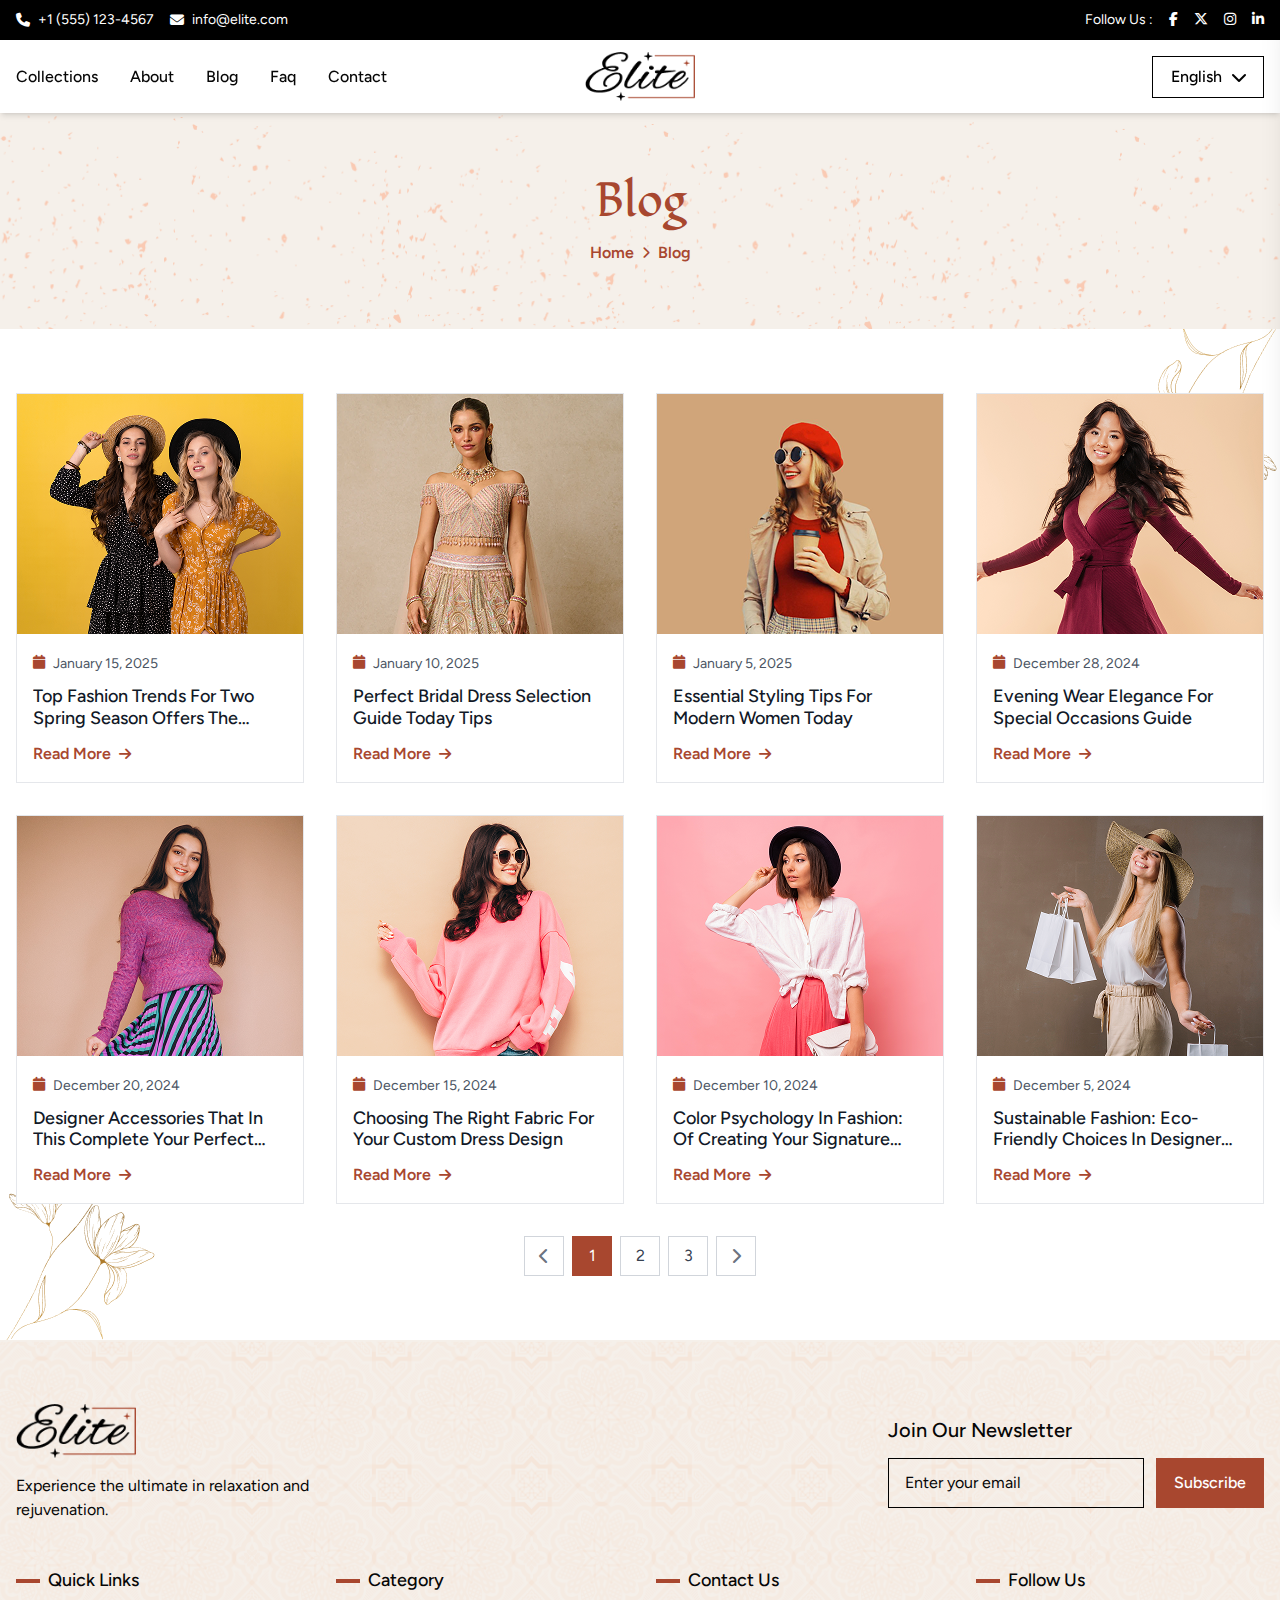
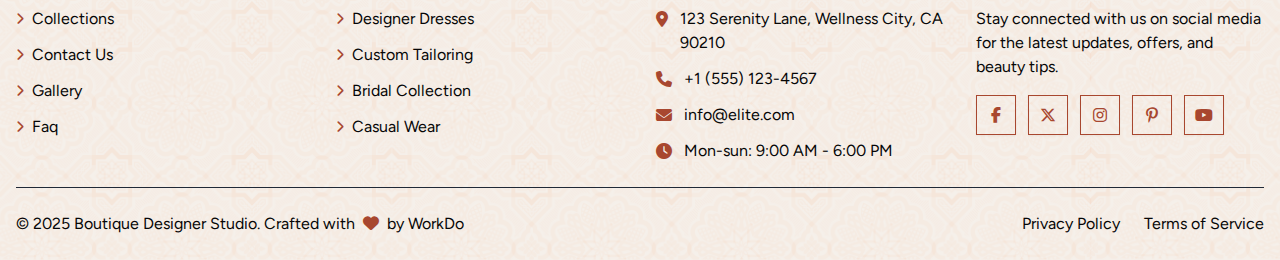
<file: blog.html>
<!DOCTYPE html>
<html lang="en">

<head>
  <meta charset="UTF-8" />
  <title>Boutique Designer Studio | WorkDo</title>
  <meta name="author" content="Workdo" />
  <meta name="viewport" content="width=device-width, initial-scale=1.0, maximum-scale=1">
  <meta name="description"
    content="Boutique Designer Studio by Workdo offers creative fashion solutions, custom designs, and modern styling for a unique brand experience.">
  <meta name="keywords"
    content="Boutique Studio, Fashion Design, Workdo, Designer Clothing, Custom Wear, Styling Solutions, Fashion Boutique">
  <link rel="icon" href="assets/images/favicon.png" />
  <link href="https://fonts.googleapis.com/css2?family=Figtree:ital,wght@0,300..900;1,300..900&family=Fondamento:ital@0;1&display=swap" rel="stylesheet">
  <link rel="stylesheet" href="assets/css/all.min.css" />
  <link rel="stylesheet" href="assets/css/swiper-bundle.min.css" />
  <script src="assets/js/tailwind.js"></script>
  <link rel="stylesheet" href="assets/css/style.css" />
</head>

<body>
    <div class="overlay"></div>
    <div
        class="bg-black text-white py-2.5 relative overflow-hidden hidden lg:block">
        <div
            class="md:container w-full mx-auto px-4">
            <div
            class="flex flex-col sm:flex-row justify-between items-center text-sm">
            <div class="flex items-center gap-4 mb-2 sm:mb-0">
                <span class="flex items-center">
                <i class="fas fa-phone me-2"></i>
                <a href="tel:+1 (555) 123-4567">+1 (555) 123-4567</a>
                </span>
                <span class="flex items-center">
                <i class="fas fa-envelope me-2"></i>
                <a href="mailto:info@elite.com">info@elite.com</a>
                </span>
            </div>
            <div class="flex items-center">
                <p>Follow Us :</p>
                <div class="flex items-center gap-4 ms-4">
                <a href="javascript:;"
                    class="text-white hover:scale-105 transition-all duration-300">
                    <i class="fab fa-facebook-f"></i>
                </a>
                <a href="javascript:;"
                    class="text-white hover:scale-105 transition-all duration-300">
                    <i class="fab fa-x-twitter"></i>
                </a>
                <a href="javascript:;"
                    class="text-white hover:scale-105 transition-all duration-300">
                    <i class="fab fa-instagram"></i>
                </a>
                <a href="javascript:;"
                    class="text-white hover:scale-105 transition-all duration-300">
                    <i class="fab fa-linkedin-in"></i>
                </a>
                </div>
            </div>
            </div>
        </div>
    </div>  
    <header class="sticky top-0 w-full z-[3] bg-white shadow-md transition-all">
        <div class="md:container w-full mx-auto px-4">
        <div class="flex justify-between items-center py-3">
            <!-- Desktop Nav -->
            <nav class="hidden lg:block flex-1">
            <ul class="flex lg:gap-x-8 gap-x-4">
                <li>
                <a href="collection-list.html"
                    class="hover:text-primary font-medium transition-all duration-300 capitalize">Collections</a>
                </li>
                <li> <a href="about.html"
                    class="hover:text-primary font-medium transition-all duration-300 capitalize">About</a>
                </li>
                <li>
                <a href="blog.html"
                    class="hover:text-primary font-medium transition-all duration-300 capitalize">Blog</a>
                </li>
                <li>
                <a href="faq.html"
                    class="hover:text-primary font-medium transition-all duration-300 capitalize">Faq</a>
                </li>
                <li>
                <a href="contact.html"
                    class="hover:text-primary font-medium transition-all duration-300 capitalize">Contact</a>
                </li>
            </ul>
            </nav>
            <div class="logo-col">
            <h1>
                <a href="index.html" class="lg:max-w-[110px] max-w-[95px] w-full block">
                <img src="assets/images/logo.png" alt="Boutique Designer Studio Logo" loading="lazy">
                </a>
            </h1>
            </div>
            <div class="hidden lg:flex flex-1 justify-end">
              <div class="relative md:inline-block hidden text-start h-auto" id="language-dropdown-desktop">
                  <button type="button"
                  class="inline-flex items-center h-full justify-center min-w-28 text-black border border-black lg:px-4 px-3 py-2 bg-white font-medium focus:outline-none focus:ring- focus:ring-offset-2 focus:ring-primary"
                  id="language-button-desktop">
                  <span id="selected-language-desktop" class="flex-1">English</span>
                  <i class="fas fa-chevron-down ms-2"></i>
                  </button>
                  <div
                  class="origin-top-right absolute end-0 mt-2 w-full shadow-lg bg-white ring-1 border border-black ring-black ring-opacity-5 focus:outline-none transition-all transform duration-100 hidden"
                  id="language-menu-desktop">
                  <div class="py-1">
                      <a href="javascript:void(0)"
                      class="block px-4 py-2 text-black transition-all duration-300 hover:bg-light"
                      data-lang="English">English</a>
                      <a href="javascript:void(0)"
                      class="block px-4 py-2 text-black transition-all duration-300 hover:bg-light"
                      data-lang="Spanish">Spanish</a>
                      <a href="javascript:void(0)"
                      class="block px-4 py-2 text-black transition-all duration-300 hover:bg-light"
                      data-lang="French">French</a>
                      <a href="javascript:void(0)"
                      class="block px-4 py-2 text-black transition-all duration-300 hover:bg-light"
                      data-lang="German">German</a>
                  </div>
                  </div>
              </div>
            </div>

            <button class="lg:hidden" id="mobile-menu-toggle">
            <i class="fas fa-bars text-xl"></i>
            </button>
        </div>
        </div>
    </header>

    <main>
      <section class="lg:py-16 py-10 relative z-[1]">
        <div class="common-banner-bg absolute inset-0 w-full h-full z-[-1]">
          <img src="assets/images/common-banner-bg.png" alt="background-image" loading="lazy" class="w-full h-full object-cover rtl:scale-x-[-1]">
        </div>
        <div class="md:container w-full mx-auto px-4">
          <div class="text-primary text-center">
            <h2 class="lg:text-5xl sm:text-4xl text-3xl !leading-[1] font-semibold font-heading">Blog</h2>
            <ul class="md:mt-4 mt-3 flex flex-wrap items-center font-semibold capitalize justify-center">
              <li class="flex items-center capitalize">
                  <a href="index.html">Home</a>
                  <i class="fas fa-chevron-right mx-2 text-xs rtl:scale-x-[-1]"></i>
              </li>
              <li class="capitalize">Blog</li>
          </ul>
          </div>
        </div>
      </section>
        <section class="lg:py-16 py-10 relative z-[1]">
          <div class="absolute bottom-0 start-0 z-[-1] sm:block hidden">
            <img src="assets/images/bg-pattern2.png" alt="pattern" loading="lazy" class="w-full h-full object-scale-down">
          </div>
          <div class="absolute top-0 end-0 z-[-1] sm:block hidden">
            <img src="assets/images/bg-pattern1.png" alt="pattern" loading="lazy" class="w-full h-full object-scale-down">
          </div>
          <div class="md:container w-full mx-auto px-4">
              <div class="grid grid-cols-1 sm:grid-cols-2 lg:grid-cols-3 xl:grid-cols-4 lg:gap-8 gap-5">
                <div class="bg-white overflow-hidden border border-gray-200 h-full flex flex-col">
                    <a href="article.html" class="relative lg:h-60 h-48 bg-gray-200 block">
                    <img src="assets/images/blog-1.png" loading="lazy"
                        alt="Fashion Trends" class="w-full h-full object-cover">
                    </a>
                    <div class="p-4 flex-1 flex flex-col">
                    <div class="flex items-center text-sm text-gray-600 mb-3">
                        <i class="fas fa-calendar me-2 text-primary"></i>
                        <span class="mt-1">January 15, 2025</span>
                    </div>
                    <h3 class="text-lg text-gray-900 mb-3 line-clamp-2 leading-tight flex-1">
                        <a href="article.html">Top Fashion Trends for two Spring Season offers the Collection</a>
                    </h3>
                    <a href="article.html"
                        class="inline-flex items-center text-primary font-semibold hover:text-gray-900 transition-all duration-300 mt-auto">
                        Read More <i class="fas fa-arrow-right ms-2 text-sm"></i>
                    </a>
                    </div>
                </div>
                <div class="bg-white overflow-hidden border border-gray-200 h-full flex flex-col">
                    <a href="article.html" class="relative lg:h-60 h-48 bg-gray-200 block">
                    <img src="assets/images/blog-2.png" loading="lazy"
                        alt="Bridal Fashion" class="w-full h-full object-cover">
                    </a>
                    <div class="p-4 flex-1 flex flex-col">
                    <div class="flex items-center text-sm text-gray-600 mb-3">
                        <i class="fas fa-calendar me-2 text-primary"></i>
                        <span class="mt-1">January 10, 2025</span>
                    </div>
                    <h3 class="text-lg text-gray-900 mb-3 line-clamp-2 leading-tight flex-1">
                        <a href="article.html">Perfect Bridal Dress Selection Guide Today Tips</a>
                    </h3>
                    <a href="article.html"
                        class="inline-flex items-center text-primary font-semibold hover:text-gray-900 transition-all duration-300 mt-auto">
                        Read More <i class="fas fa-arrow-right ms-2 text-sm"></i>
                    </a>
                    </div>
                </div>
                <div class="bg-white overflow-hidden border border-gray-200 h-full flex flex-col">
                    <a href="article.html" class="relative lg:h-60 h-48 bg-gray-200 block">
                    <img src="assets/images/blog-3.png" loading="lazy"
                        alt="Styling Tips" class="w-full h-full object-cover">
                    </a>
                    <div class="p-4 flex-1 flex flex-col">
                    <div class="flex items-center text-sm text-gray-600 mb-3">
                        <i class="fas fa-calendar me-2 text-primary"></i>
                        <span class="mt-1">January 5, 2025</span>
                    </div>
                    <h3 class="text-lg text-gray-900 mb-3 line-clamp-2 leading-tight flex-1">
                        <a href="article.html">Essential Styling Tips for Modern Women Today</a>
                    </h3>
                    <a href="article.html"
                        class="inline-flex items-center text-primary font-semibold hover:text-gray-900 transition-all duration-300 mt-auto">
                        Read More <i class="fas fa-arrow-right ms-2 text-sm"></i>
                    </a>
                    </div>
                </div>
                <div class="bg-white overflow-hidden border border-gray-200 h-full flex flex-col">
                    <a href="article.html" class="relative lg:h-60 h-48 bg-gray-200 block">
                    <img src="assets/images/blog-4.png" loading="lazy"
                        alt="Evening Wear" class="w-full h-full object-cover">
                    </a>
                    <div class="p-4 flex-1 flex flex-col">
                    <div class="flex items-center text-sm text-gray-600 mb-3">
                        <i class="fas fa-calendar me-2 text-primary"></i>
                        <span class="mt-1">December 28, 2024</span>
                    </div>
                    <h3 class="text-lg text-gray-900 mb-3 line-clamp-2 leading-tight flex-1">
                        <a href="article.html">Evening Wear Elegance for Special Occasions Guide</a>
                    </h3>
                    <a href="article.html"
                        class="inline-flex items-center text-primary font-semibold hover:text-gray-900 transition-all duration-300 mt-auto">
                        Read More <i class="fas fa-arrow-right ms-2 text-sm"></i>
                    </a>
                    </div>
                </div>
                <div class="bg-white overflow-hidden border border-gray-200 h-full flex flex-col">
                    <a href="blog.html" class="relative lg:h-60 h-48 bg-gray-200 block">
                    <img src="assets/images/blog-5.png" loading="lazy"
                        alt="Accessories" class="w-full h-full object-cover">
                    </a>
                    <div class="p-4 flex-1 flex flex-col">
                    <div class="flex items-center text-sm text-gray-600 mb-3">
                        <i class="fas fa-calendar me-2 text-primary"></i>
                        <span class="mt-1">December 20, 2024</span>
                    </div>
                    <h3 class="text-lg text-gray-900 mb-3 line-clamp-2 leading-tight flex-1">
                        <a href="blog.html">Designer Accessories That in this Complete Your Perfect Look</a>
                    </h3>
                    <a href="blog.html"
                        class="inline-flex items-center text-primary font-semibold hover:text-gray-900 transition-all duration-300 mt-auto">
                        Read More <i class="fas fa-arrow-right ms-2 text-sm"></i>
                    </a>
                    </div>
                </div>
                <div class="bg-white overflow-hidden border border-gray-200 h-full flex flex-col">
                    <a href="article.html" class="relative lg:h-60 h-48 bg-gray-200 block">
                    <img src="assets/images/blog-6.png" loading="lazy"
                        alt="Fabric Selection" class="w-full h-full object-cover">
                    </a>
                    <div class="p-4 flex-1 flex flex-col">
                    <div class="flex items-center text-sm text-gray-600 mb-3">
                        <i class="fas fa-calendar me-2 text-primary"></i>
                        <span class="mt-1">December 15, 2024</span>
                    </div>
                    <h3 class="text-lg text-gray-900 mb-3 line-clamp-2 leading-tight flex-1">
                        <a href="article.html">Choosing the Right Fabric for Your Custom Dress Design</a>
                    </h3>
                    <a href="article.html"
                        class="inline-flex items-center text-primary font-semibold hover:text-gray-900 transition-all duration-300 mt-auto">
                        Read More <i class="fas fa-arrow-right ms-2 text-sm"></i>
                    </a>
                    </div>
                </div>
                <div class="bg-white overflow-hidden border border-gray-200 h-full flex flex-col">
                    <a href="article.html" class="relative lg:h-60 h-48 bg-gray-200 block">
                    <img src="assets/images/blog-7.png" loading="lazy"
                        alt="Color Coordination" class="w-full h-full object-cover">
                    </a>
                    <div class="p-4 flex-1 flex flex-col">
                    <div class="flex items-center text-sm text-gray-600 mb-3">
                        <i class="fas fa-calendar me-2 text-primary"></i>
                        <span class="mt-1">December 10, 2024</span>
                    </div>
                    <h3 class="text-lg text-gray-900 mb-3 line-clamp-2 leading-tight flex-1">
                        <a href="article.html">Color Psychology in Fashion: of Creating Your Signature Style</a>
                    </h3>
                    <a href="article.html"
                        class="inline-flex items-center text-primary font-semibold hover:text-gray-900 transition-all duration-300 mt-auto">
                        Read More <i class="fas fa-arrow-right ms-2 text-sm"></i>
                    </a>
                    </div>
                </div>
                <div class="bg-white overflow-hidden border border-gray-200 h-full flex flex-col">
                    <a href="article.html" class="relative lg:h-60 h-48 bg-gray-200 block">
                    <img src="assets/images/blog-8.png" loading="lazy"
                        alt="Sustainable Fashion" class="w-full h-full object-cover">
                    </a>
                    <div class="p-4 flex-1 flex flex-col">
                    <div class="flex items-center text-sm text-gray-600 mb-3">
                        <i class="fas fa-calendar me-2 text-primary"></i>
                        <span class="mt-1">December 5, 2024</span>
                    </div>
                    <h3 class="text-lg text-gray-900 mb-3 line-clamp-2 leading-tight flex-1">
                        <a href="article.html">Sustainable Fashion: Eco-Friendly Choices in Designer Wear</a>
                    </h3>
                    <a href="article.html"
                        class="inline-flex items-center text-primary font-semibold hover:text-gray-900 transition-all duration-300 mt-auto">
                        Read More <i class="fas fa-arrow-right ms-2 text-sm"></i>
                    </a>
                    </div>
                </div>
              </div>
              <div class="flex justify-center lg:mt-8 mt-5">
                <nav class="flex gap-2">
                  <button class="px-3 py-2 flex items-center justify-center h-10 w-10 text-gray-500 hover:text-white hover:bg-primary transition border border-gray-300">
                  <i class="fas fa-chevron-left rtl:scale-x-[-1]"></i>
                  </button>
                  <button class="px-3 py-2 flex items-center justify-center h-10 w-10 bg-primary text-white">
                    1
                  </button>
                  <button class="px-3 py-2 flex items-center justify-center h-10 w-10 text-gray-700 hover:text-white hover:bg-primary transition border border-gray-300">
                    2
                  </button>
                  <button class="px-3 py-2 flex items-center justify-center h-10 w-10 text-gray-700 hover:text-white hover:bg-primary transition border border-gray-300">
                    3
                  </button>
                  <button class="px-3 py-2 flex items-center justify-center h-10 w-10 text-gray-500 hover:text-white hover:bg-primary transition border border-gray-300">
                  <i class="fas fa-chevron-right rtl:scale-x-[-1]"></i>
                  </button>
                </nav>
              </div>
          </div>
        </section>
    </main>

    <footer class="relative lg:pt-16 pt-10 z-[1]">
      <div class="absolute inset-0 w-full h-full z-[-1]">
        <img src="assets/images/footer-bg.png" alt="Background Image" loading="lazy" class="w-full h-full object-cover">
      </div>
      <div class="md:container w-full mx-auto px-4">
        <div
          class="flex flex-col md:flex-row justify-between md:items-center xl:mb-12 lg:mb-10 mb-6">
          <div class="mb-4 md:mb-0">
            <a href="javascript:void(0)"
            class="logo md:max-w-[120px] max-w-[90px] block mb-4">
            <img src="assets/images/logo.png" alt="Boutique Designer Studio Logo"
              class="w-full h-full">
          </a>
            <p class="md:max-w-xs">
              Experience the ultimate in relaxation and rejuvenation.
            </p>
          </div>

          <div class="w-full md:w-auto">
            <h3 class="md:text-xl text-lg mb-4">
              Join Our Newsletter
            </h3>
            <div class="flex gap-3 flex-wrap subscribe-col">
              <input type="email" placeholder="Enter your email"
                class="px-4 md:py-3 py-2 border border-black bg-transparent focus:outline-none focus:ring-1 focus:ring-primary focus:border-primary sm:w-64 flex-1">
              <button
                class="btn">
                Subscribe
              </button>
            </div>
          </div>
        </div>
        <div
          class="grid grid-cols-1 md:grid-cols-2 lg:grid-cols-4 xl:gap-x-8 gap-x-6 lg:gap-y-12 gap-y-6">
          <div>
            <h3 class="text-lg md:mb-4 mb-2 flex items-center">
              <span class="w-6 h-1 bg-primary me-2"></span>
              Quick Links
            </h3>
            <ul class="space-y-3 md:text-base text-sm">
              <li>
                <a href="collection-list.html"
                  class="hover:text-primary transition-all duration-300 flex items-center"><i
                    class="fas fa-chevron-right text-xs me-2 text-primary"></i>
                  Collections</a>
              </li>
              <li>
                <a href="contact.html"
                  class="hover:text-primary transition-all duration-300 flex items-center"><i
                    class="fas fa-chevron-right text-xs me-2 text-primary"></i>
                  Contact Us</a>
              </li>
              <li>
                <a href="gallery.html"
                  class="hover:text-primary transition-all duration-300 flex items-center"><i
                    class="fas fa-chevron-right text-xs me-2 text-primary"></i>
                  Gallery</a>
              </li>
              <li>
                <a href="faq.html"
                  class="hover:text-primary transition-all duration-300 flex items-center"><i
                    class="fas fa-chevron-right text-xs me-2 text-primary"></i>
                  Faq</a>
              </li>
            </ul>
          </div>

          <div>
            <h3 class="text-lg md:mb-4 mb-2 flex items-center">
              <span class="w-6 h-1 bg-primary me-2"></span>
              Category
            </h3>
            <ul class="space-y-3 md:text-base text-sm">
              <li>
                <a href="collection-details.html"
                  class="hover:text-primary transition-all duration-300 flex items-center"><i
                    class="fas fa-chevron-right text-xs me-2 text-primary"></i>
                  Designer Dresses</a>
              </li>
              <li>
                <a href="collection-details.html"
                  class="hover:text-primary transition-all duration-300 flex items-center"><i
                    class="fas fa-chevron-right text-xs me-2 text-primary"></i>
                  Custom Tailoring</a>
              </li>
              <li>
                <a href="collection-details.html"
                  class="hover:text-primary transition-all duration-300 flex items-center"><i
                    class="fas fa-chevron-right text-xs me-2 text-primary"></i>
                  Bridal Collection</a>
              </li>
              <li>
                <a href="collection-details.html"
                  class="hover:text-primary transition-all duration-300 flex items-center"><i
                    class="fas fa-chevron-right text-xs me-2 text-primary"></i>
                  Casual Wear</a>
              </li>
            </ul>
          </div>

          <div class="md:text-base text-sm">
            <h3 class="text-lg md:mb-4 mb-2 flex items-center">
              <span class="w-6 h-1 bg-primary me-2"></span>
              Contact Us
            </h3>
            <ul class="space-y-3">
              <li class="flex items-start">
                <i class="fas fa-map-marker-alt mt-1 me-3 text-primary"></i>
                <span>123 Serenity Lane, Wellness City, CA 90210</span>
              </li>
              <li class="flex items-center">
                <i class="fas fa-phone me-3 text-primary"></i>
                <a href="tel:+1 (555) 123-4567" tabindex="0">
                  +1 (555) 123-4567
                </a>
              </li>
              <li class="flex items-center">
                <i class="fas fa-envelope me-3 text-primary"></i>
                <a href="mailto:info@elite.com">info@elite.com</a>
              </li>
              <li class="flex items-center">
                <i class="fas fa-clock me-3 text-primary"></i>
                <span>Mon-sun: 9:00 AM - 6:00 PM</span>
              </li>
            </ul>
          </div>

          <div>
            <h3 class="text-lg md:mb-4 mb-2 flex items-center">
              <span class="w-6 h-1 bg-primary me-2"></span>
              Follow Us
            </h3>
            <p class="mb-4">
              Stay connected with us on social media for the latest updates,
              offers, and beauty tips.
            </p>
            <div class="flex flex-wrap gap-3">
              <a href="javascript:;"
                class="border border-primary text-primary hover:bg-primary hover:text-white transition-all duration-300 flex items-center justify-center xl:w-10 xl:h-10 w-8 h-8 shadow-sm">
                <i class="fab fa-facebook-f"></i>
              </a>
              <a href="javascript:;"
                class="border border-primary text-primary hover:bg-primary hover:text-white transition-all duration-300 flex items-center justify-center xl:w-10 xl:h-10 w-8 h-8 shadow-sm">
                <i class="fab fa-x-twitter"></i>
              </a>
              <a href="javascript:;"
                class="border border-primary text-primary hover:bg-primary hover:text-white transition-all duration-300 flex items-center justify-center xl:w-10 xl:h-10 w-8 h-8 shadow-sm">
                <i class="fab fa-instagram"></i>
              </a>
              <a href="javascript:;"
                class="border border-primary text-primary hover:bg-primary hover:text-white transition-all duration-300 flex items-center justify-center xl:w-10 xl:h-10 w-8 h-8 shadow-sm">
                <i class="fab fa-pinterest-p"></i>
              </a>
              <a href="javascript:;"
                class="border border-primary text-primary hover:bg-primary hover:text-white transition-all duration-300 flex items-center justify-center xl:w-10 xl:h-10 w-8 h-8 shadow-sm">
                <i class="fab fa-youtube"></i>
              </a>
            </div>
          </div>
        </div>
        <!-- Bottom Footer -->
        <div
          class="border-t border-gray-800 md:py-6 py-4 flex flex-col md:flex-row justify-between md:items-center mt-6">
          <p class="mb-4 md:mb-0">
            © 2025 Boutique Designer Studio. Crafted with <i
              class="fas fa-heart text-primary mx-1"></i> by WorkDo
          </p>
          <div class="flex items-center gap-6 md:text-base text-sm">
            <a href="privacy-policy.html"
              class="hover:text-primary transition-colors">Privacy Policy</a>
            <a href="terms-condition.html"
              class="hover:text-primary transition-colors">Terms of Service</a>
          </div>
        </div>
      </div>
    </footer>
    <div id="mobile-menu"
    class="mobile-menu fixed inset-y-0 end-0 z-50 bg-white shadow-xl transform translate-x-full rtl:-translate-x-full transition-transform duration-300 max-w-[325px] w-full ease-in-out overflow-y-auto">
    <div class="flex justify-between items-center px-4 py-3 border-b">
      <a href="index.html" class="block max-w-[85px] w-full">
            <img src="assets/images/logo.png" alt="Boutique Designer Studio Logo" class="logo-img">
        </a>
      <button id="close-mobile-menu" class="text-gray-600 hover:text-primary transition-colors">
        <i class="fas fa-times text-xl"></i>
      </button>
    </div>
    <div class="p-4">
      <div class="mb-4">
        <div class="relative block text-start h-auto" id="language-dropdown-mobile">
          <button type="button"
            class="inline-flex items-center h-full justify-start text-start w-full text-black border border-black md:px-4 px-[10px] py-[7.5px] bg-white text-sm font-medium focus:outline-none focus:ring- focus:ring-offset-2 focus:ring-primary"
            id="language-button-mobile">
            <span id="selected-language-mobile" class="flex-1">English</span>
            <i class="fas fa-chevron-down ms-2"></i>
          </button>
          <div
            class="origin-top-right absolute end-0 mt-2 w-full shadow-lg bg-white border-black border transition-all transform duration-100 hidden"
            id="language-menu-mobile">
            <div class="py-1">
              <a href="javascript:void(0)"
                class="block px-4 py-2 text-sm transition-all duration-300 hover:bg-light"
                data-lang="English">English</a>
              <a href="javascript:void(0)"
                class="block px-4 py-2 text-sm transition-all duration-300 hover:bg-light"
                data-lang="Spanish">Spanish</a>
              <a href="javascript:void(0)"
                class="block px-4 py-2 text-sm transition-all duration-300 hover:bg-light"
                data-lang="French">French</a>
              <a href="javascript:void(0)"
                class="block px-4 py-2 text-sm transition-all duration-300 hover:bg-light"
                data-lang="German">German</a>
            </div>
          </div>
        </div>
      </div>
      <ul class="flex flex-col space-y-2 md:text-base text-sm">
       <li>
          <a href="collection-details.html"
            class="hover:text-primary transition-all duration-300 capitalize p-2 border block shadow-sm">Collections</a>
        </li>
        <li> <a href="about.html"
            class="hover:text-primary transition-all duration-300 capitalize p-2 border block shadow-sm">About</a>
        </li>
        <li>
          <a href="blog.html"
            class="hover:text-primary transition-all duration-300 capitalize p-2 border block shadow-sm">Blog</a>
        </li>
        <li>
          <a href="faq.html"
            class="hover:text-primary transition-all duration-300 capitalize p-2 border block shadow-sm">Faq</a>
        </li>
        <li>
          <a href="contact.html"
            class="hover:text-primary transition-all duration-300 capitalize p-2 border block shadow-sm">Contact</a>
        </li>
      </ul>
      <div class="p-2 border mt-2 space-y-2 shadow-sm md:text-base text-sm">
          <span class="flex items-center">
            <i class="fas fa-phone me-2"></i>
            <a href="tel:+1 (555) 123-4567">+1 (555) 123-4567</a>
          </span>
          <span class="flex items-center">
            <i class="fas fa-envelope me-2"></i>
            <a href="mailto:info@elite.com">info@elite.com</a>
          </span>
          <div class="flex items-center">
              <p>Follow Us :</p>
              <div class="flex items-center gap-4 ms-4">
                <a href="javascript:;" class="hover:scale-105 transition-all duration-300">
                  <i class="fab fa-facebook-f"></i>
                </a>
                <a href="javascript:;" class="hover:scale-105 transition-all duration-300">
                  <i class="fab fa-x-twitter"></i>
                </a>
                <a href="javascript:;" class="hover:scale-105 transition-all duration-300">
                  <i class="fab fa-instagram"></i>
                </a>
                <a href="javascript:;" class="hover:scale-105 transition-all duration-300">
                  <i class="fab fa-linkedin-in"></i>
                </a>
              </div>
          </div>
        </div>
    </div>
  </div>
    <script src="assets/js/swiper-bundle.min.js" defer></script>
    <script src="assets/js/main.js" defer></script>
</body>

</html>
</file>
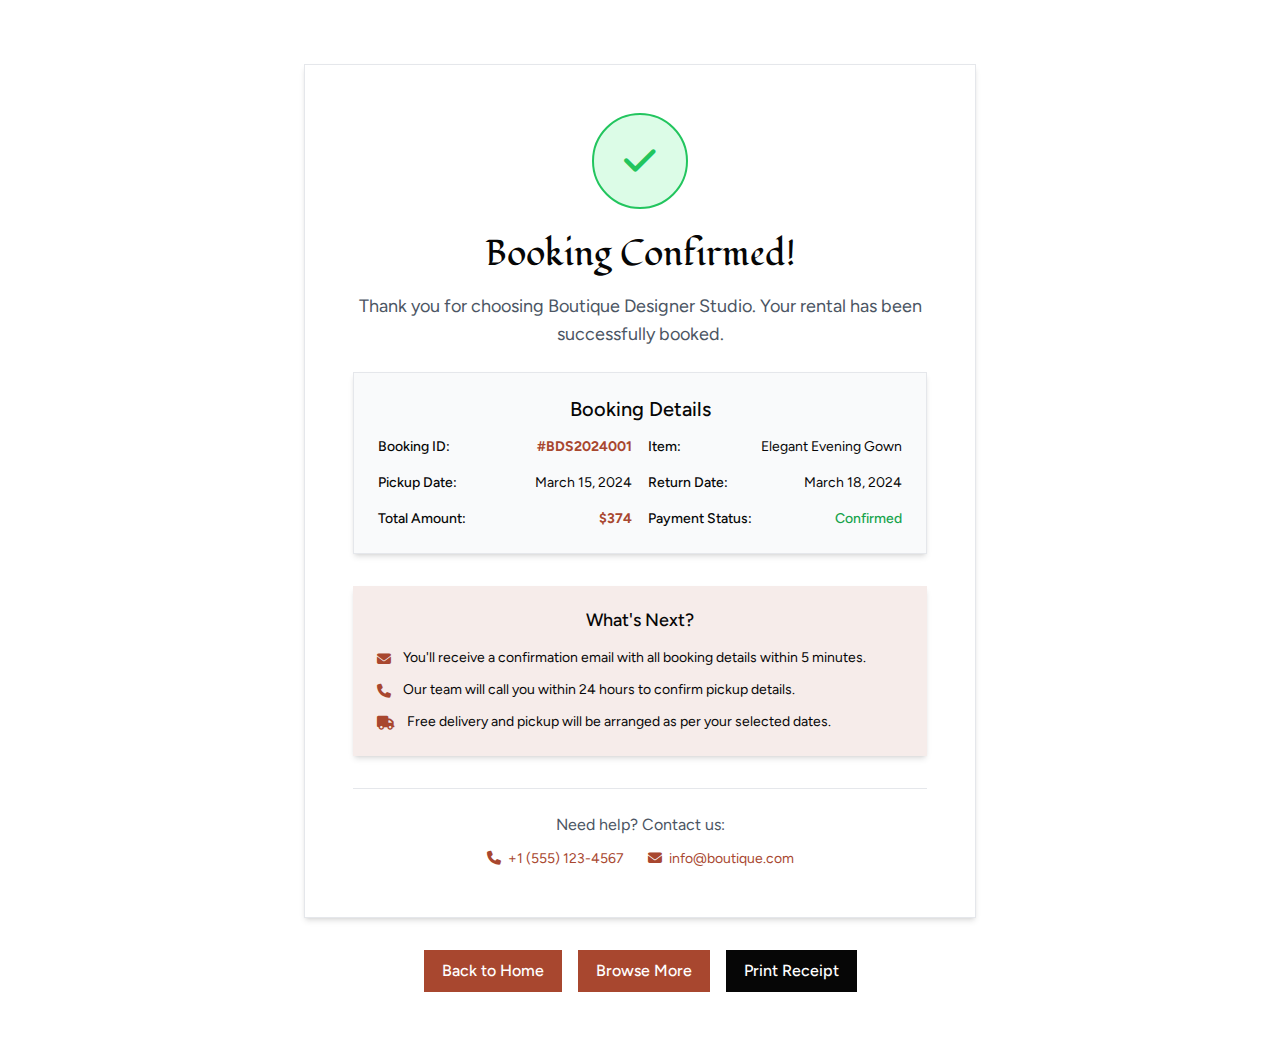
<file: booking-success.html>
<!DOCTYPE html>
<html lang="en">

<head>
  <meta charset="UTF-8" />
  <title>Boutique Designer Studio | WorkDo</title>
  <meta name="author" content="Workdo" />
  <meta name="viewport" content="width=device-width, initial-scale=1.0, maximum-scale=1">
  <meta name="description"
    content="Boutique Designer Studio by Workdo offers creative fashion solutions, custom designs, and modern styling for a unique brand experience.">
  <meta name="keywords"
    content="Boutique Studio, Fashion Design, Workdo, Designer Clothing, Custom Wear, Styling Solutions, Fashion Boutique">
  <link rel="icon" href="assets/images/favicon.png" />
  <link href="https://fonts.googleapis.com/css2?family=Figtree:ital,wght@0,300..900;1,300..900&family=Fondamento:ital@0;1&display=swap" rel="stylesheet">
  <link rel="stylesheet" href="assets/css/all.min.css" />
  <link rel="stylesheet" href="assets/css/swiper-bundle.min.css" />
  <script src="assets/js/tailwind.js"></script>
  <link rel="stylesheet" href="assets/css/style.css" />
</head>

<body>  
    <main>
      <section class="lg:py-16 py-10">
        <div class="md:container mx-auto px-4 w-full">
          <div class="flex items-center justify-center">
            <div class="max-w-2xl w-full">
              <div class="bg-white shadow-md border md:p-8 p-4 lg:p-12 text-center booking-success-col">
                <div class="md:w-24 md:h-24 w-16 h-16 bg-green-100 flex items-center justify-center mx-auto mb-6 rounded-full border-2 border-green-500">
                  <i class="fas fa-check md:text-4xl text-2xl text-green-500"></i>
                </div>
                <h2 class="lg:text-4xl md:text-3xl text-2xl font-heading sm:mb-4 mb-3">
                  Booking Confirmed!
                </h2>
                <p class="md:text-lg text-gray-600 md:mb-6 mb-4">
                  Thank you for choosing Boutique Designer Studio. Your rental has been successfully booked.
                </p>
                <div class="bg-gray-50 md:p-6 p-4 md:mb-8 mb-4 text-start shadow-md border">
                  <h3 class="text-xl font-semibold mb-4 text-center">Booking Details</h3>
                  <div class="grid md:grid-cols-2 gap-4 text-sm">
                    <div class="flex justify-between">
                      <span class="font-medium">Booking ID:</span>
                      <span class="text-primary font-bold">#BDS2024001</span>
                    </div>
                    <div class="flex justify-between">
                      <span class="font-medium">Item:</span>
                      <span>Elegant Evening Gown</span>
                    </div>
                    <div class="flex justify-between">
                      <span class="font-medium">Pickup Date:</span>
                      <span>March 15, 2024</span>
                    </div>
                    <div class="flex justify-between">
                      <span class="font-medium">Return Date:</span>
                      <span>March 18, 2024</span>
                    </div>
                    <div class="flex justify-between">
                      <span class="font-medium">Total Amount:</span>
                      <span class="text-primary font-bold">$374</span>
                    </div>
                    <div class="flex justify-between">
                      <span class="font-medium">Payment Status:</span>
                      <span class="text-green-600 font-medium">Confirmed</span>
                    </div>
                  </div>
                </div>
                <div class="bg-primary/10 md:p-6 p-4 md:mb-8 mb-4 shadow-md">
                  <h3 class="text-lg font-semibold mb-4">What's Next?</h3>
                  <div class="space-y-3 text-sm text-start">
                    <div class="flex items-start">
                      <i class="fas fa-envelope text-primary me-3 mt-1"></i>
                      <span>You'll receive a confirmation email with all booking details within 5 minutes.</span>
                    </div>
                    <div class="flex items-start">
                      <i class="fas fa-phone text-primary me-3 mt-1"></i>
                      <span>Our team will call you within 24 hours to confirm pickup details.</span>
                    </div>
                    <div class="flex items-start">
                      <i class="fas fa-truck text-primary me-3 mt-1"></i>
                      <span>Free delivery and pickup will be arranged as per your selected dates.</span>
                    </div>
                  </div>
                </div>
                <div class="md:mt-8 pt-4 mt-4 md:pt-6 border-t border-gray-200">
                  <p class="text-gray-600 mb-3">Need help? Contact us:</p>
                  <div class="flex justify-center md:gap-6 gap-4 text-sm flex-wrap">
                    <a href="tel:+1555123456" class="text-primary hover:underline">
                      <i class="fas fa-phone me-1"></i> +1 (555) 123-4567
                    </a>
                    <a href="mailto:info@boutique.com" class="text-primary hover:underline">
                      <i class="fas fa-envelope me-1"></i> info@boutique.com
                    </a>
                  </div>
                </div>
              </div>
              <div class="flex flex-col sm:flex-row gap-4 justify-center md:mt-8 mt-6">
                  <a href="index.html" class="btn btn-primary">Back to Home</a>
                  <a href="collection-list.html" class="btn btn-outline">Browse More</a>
                  <button onclick="printReceipt()" class="btn btn-secondary">Print Receipt</button>
                </div>
            </div>
          </div>
        </div>
      </section>
    </main>
    <script src="assets/js/swiper-bundle.min.js" defer></script>
    <script>
      function printReceipt() {
        window.print();
      }
    </script>
</body>
</html>
</file>
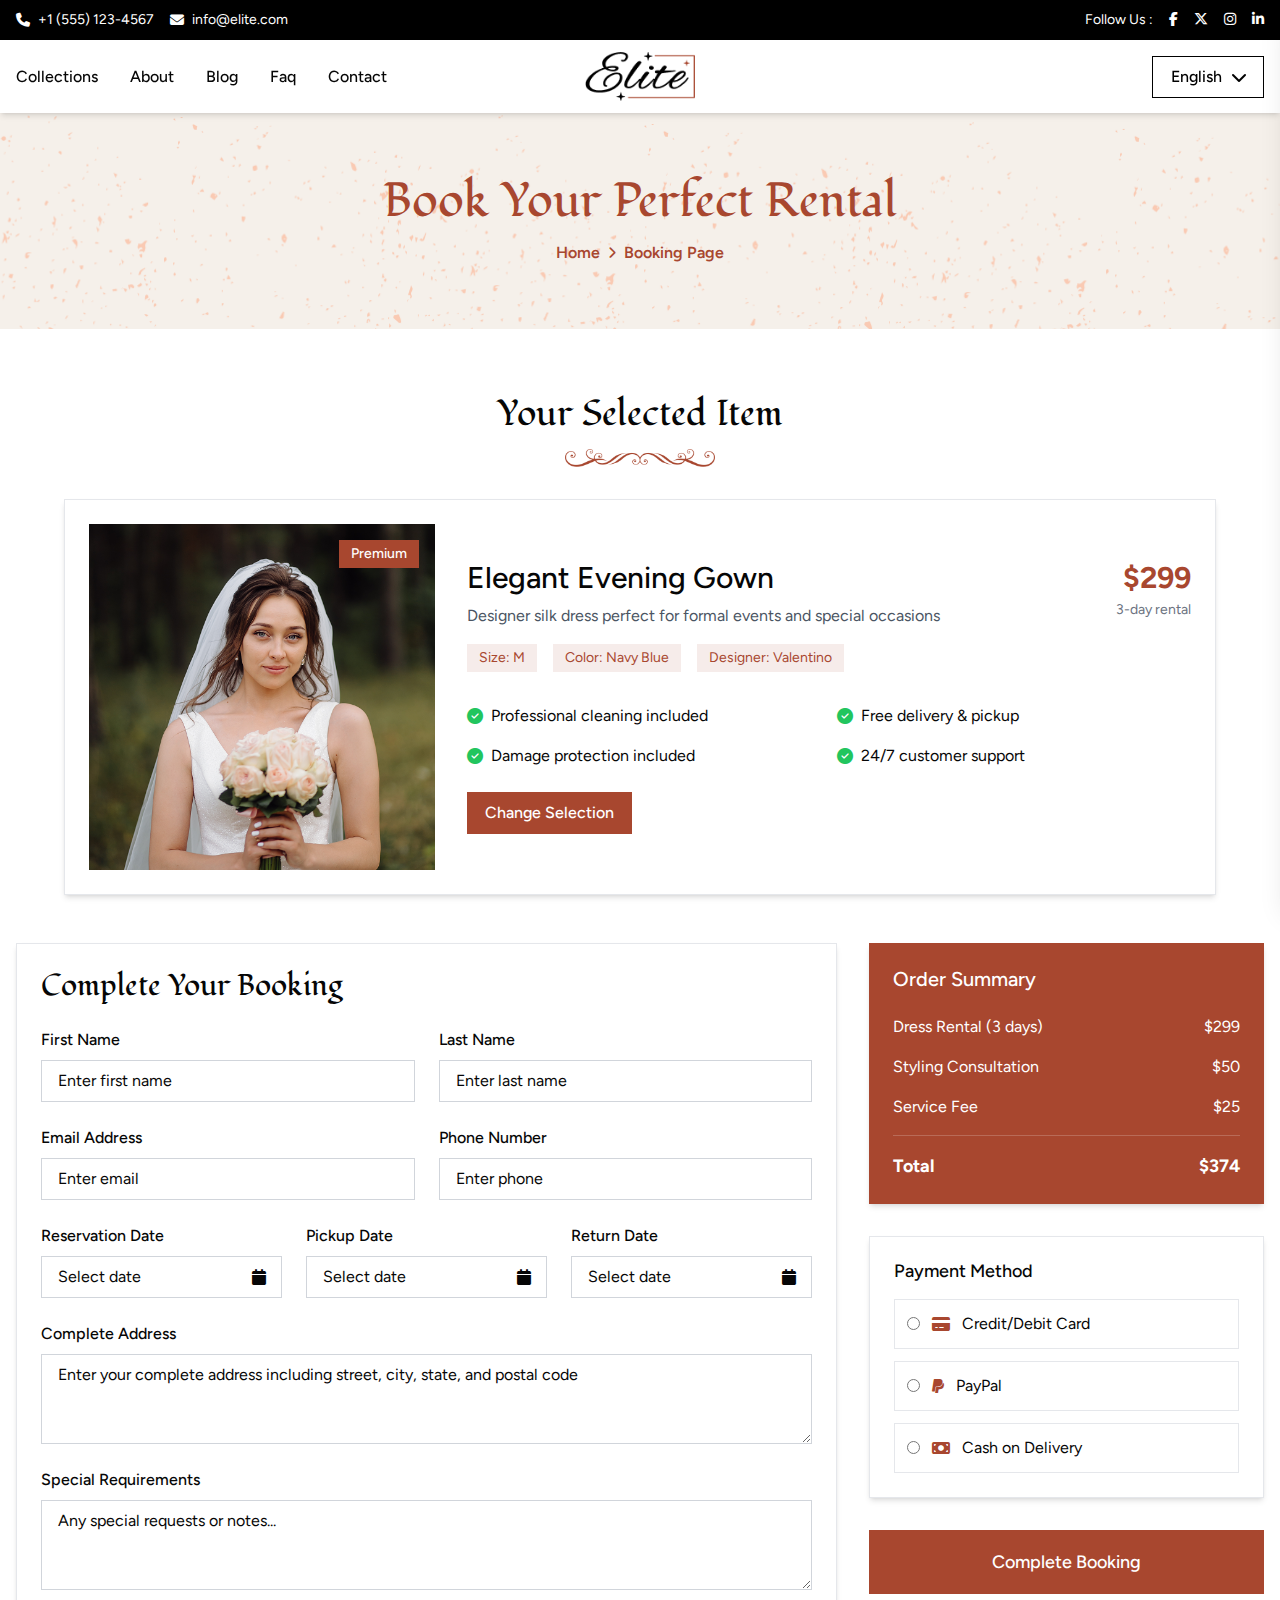
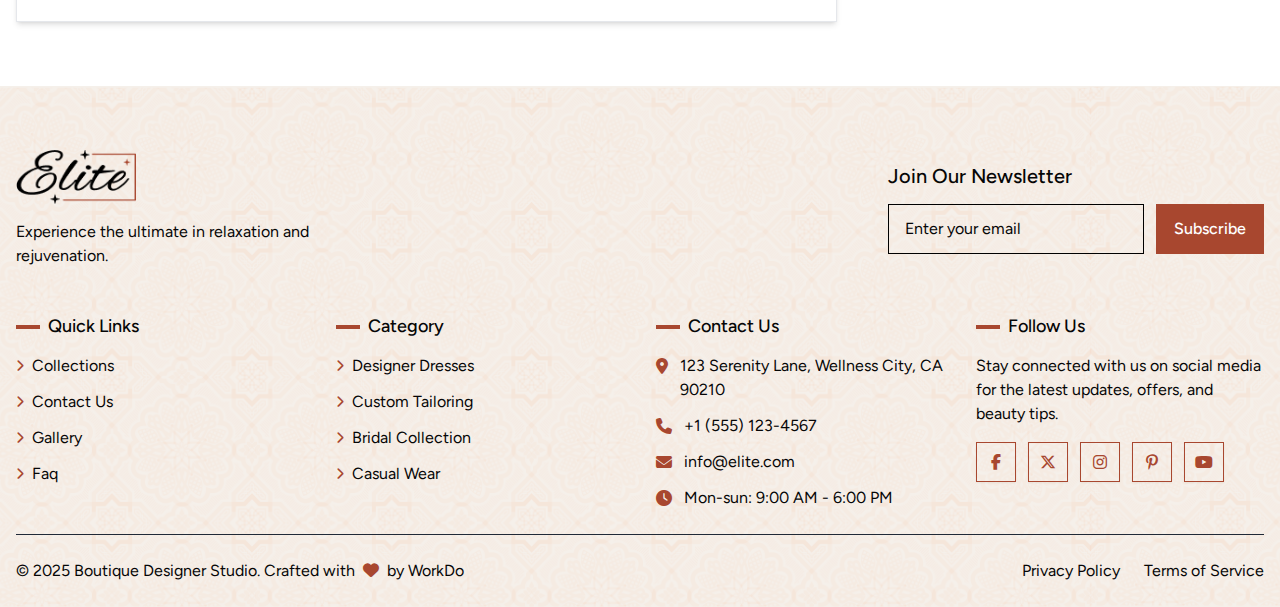
<file: booking.html>
<!DOCTYPE html>
<html lang="en">

<head>
  <meta charset="UTF-8" />
  <title>Boutique Designer Studio | WorkDo</title>
  <meta name="author" content="Workdo" />
  <meta name="viewport" content="width=device-width, initial-scale=1.0, maximum-scale=1">
  <meta name="description"
    content="Boutique Designer Studio by Workdo offers creative fashion solutions, custom designs, and modern styling for a unique brand experience.">
  <meta name="keywords"
    content="Boutique Studio, Fashion Design, Workdo, Designer Clothing, Custom Wear, Styling Solutions, Fashion Boutique">
  <link rel="icon" href="assets/images/favicon.png" />
  <link href="https://fonts.googleapis.com/css2?family=Figtree:ital,wght@0,300..900;1,300..900&family=Fondamento:ital@0;1&display=swap" rel="stylesheet">
  <link rel="stylesheet" href="assets/css/all.min.css" />
  <link rel="stylesheet" href="assets/css/swiper-bundle.min.css" />
  <script src="assets/js/tailwind.js"></script>
  <link rel="stylesheet" href="assets/css/style.css" />
</head>

<body>
    <div class="overlay"></div>
    <div
        class="bg-black text-white py-2.5 relative overflow-hidden hidden lg:block">
        <div
            class="md:container w-full mx-auto px-4">
            <div
            class="flex flex-col sm:flex-row justify-between items-center text-sm">
            <div class="flex items-center gap-4 mb-2 sm:mb-0">
                <span class="flex items-center">
                <i class="fas fa-phone me-2"></i>
                <a href="tel:+1 (555) 123-4567">+1 (555) 123-4567</a>
                </span>
                <span class="flex items-center">
                <i class="fas fa-envelope me-2"></i>
                <a href="mailto:info@elite.com">info@elite.com</a>
                </span>
            </div>
            <div class="flex items-center">
                <p>Follow Us :</p>
                <div class="flex items-center gap-4 ms-4">
                <a href="javascript:;"
                    class="text-white hover:scale-105 transition-all duration-300">
                    <i class="fab fa-facebook-f"></i>
                </a>
                <a href="javascript:;"
                    class="text-white hover:scale-105 transition-all duration-300">
                    <i class="fab fa-x-twitter"></i>
                </a>
                <a href="javascript:;"
                    class="text-white hover:scale-105 transition-all duration-300">
                    <i class="fab fa-instagram"></i>
                </a>
                <a href="javascript:;"
                    class="text-white hover:scale-105 transition-all duration-300">
                    <i class="fab fa-linkedin-in"></i>
                </a>
                </div>
            </div>
            </div>
        </div>
    </div>  
    <header class="sticky top-0 w-full z-[3] bg-white shadow-md transition-all">
        <div class="md:container w-full mx-auto px-4">
        <div class="flex justify-between items-center py-3">
            <!-- Desktop Nav -->
            <nav class="hidden lg:block flex-1">
            <ul class="flex lg:gap-x-8 gap-x-4">
                <li>
                <a href="collection-list.html"
                    class="hover:text-primary font-medium transition-all duration-300 capitalize">Collections</a>
                </li>
                <li> <a href="about.html"
                    class="hover:text-primary font-medium transition-all duration-300 capitalize">About</a>
                </li>
                <li>
                <a href="blog.html"
                    class="hover:text-primary font-medium transition-all duration-300 capitalize">Blog</a>
                </li>
                <li>
                <a href="faq.html"
                    class="hover:text-primary font-medium transition-all duration-300 capitalize">Faq</a>
                </li>
                <li>
                <a href="contact.html"
                    class="hover:text-primary font-medium transition-all duration-300 capitalize">Contact</a>
                </li>
            </ul>
            </nav>
            <div class="logo-col">
            <h1>
                <a href="index.html" class="lg:max-w-[110px] max-w-[95px] w-full block">
                <img src="assets/images/logo.png" alt="Boutique Designer Studio Logo" loading="lazy">
                </a>
            </h1>
            </div>
            <div class="hidden lg:flex flex-1 justify-end">
              <div class="relative md:inline-block hidden text-start h-auto" id="language-dropdown-desktop">
                  <button type="button"
                  class="inline-flex items-center h-full justify-center min-w-28 text-black border border-black lg:px-4 px-3 py-2 bg-white font-medium focus:outline-none focus:ring- focus:ring-offset-2 focus:ring-primary"
                  id="language-button-desktop">
                  <span id="selected-language-desktop" class="flex-1">English</span>
                  <i class="fas fa-chevron-down ms-2"></i>
                  </button>
                  <div
                  class="origin-top-right absolute end-0 mt-2 w-full shadow-lg bg-white ring-1 border border-black ring-black ring-opacity-5 focus:outline-none transition-all transform duration-100 hidden"
                  id="language-menu-desktop">
                  <div class="py-1">
                      <a href="javascript:void(0)"
                      class="block px-4 py-2 text-black transition-all duration-300 hover:bg-light"
                      data-lang="English">English</a>
                      <a href="javascript:void(0)"
                      class="block px-4 py-2 text-black transition-all duration-300 hover:bg-light"
                      data-lang="Spanish">Spanish</a>
                      <a href="javascript:void(0)"
                      class="block px-4 py-2 text-black transition-all duration-300 hover:bg-light"
                      data-lang="French">French</a>
                      <a href="javascript:void(0)"
                      class="block px-4 py-2 text-black transition-all duration-300 hover:bg-light"
                      data-lang="German">German</a>
                  </div>
                  </div>
              </div>
            </div>

            <button class="lg:hidden" id="mobile-menu-toggle">
            <i class="fas fa-bars text-xl"></i>
            </button>
        </div>
        </div>
    </header>

    <main>
        <section class="lg:py-16 py-10 relative z-[1]">
            <div class="common-banner-bg absolute inset-0 w-full h-full z-[-1]">
                <img src="assets/images/common-banner-bg.png" alt="background-image" loading="lazy" class="w-full h-full object-cover rtl:scale-x-[-1]">
            </div>
            <div class="md:container w-full mx-auto px-4">
                <div class="text-primary text-center">
                    <h2 class="lg:text-5xl sm:text-4xl text-3xl !leading-[1] font-semibold font-heading">Book Your Perfect Rental</h2>
                    <ul class="md:mt-4 mt-3 flex flex-wrap items-center font-semibold capitalize justify-center">
                        <li class="flex items-center capitalize">
                            <a href="index.html">Home</a>
                            <i class="fas fa-chevron-right mx-2 text-xs rtl:scale-x-[-1]"></i>
                        </li>
                        <li class="capitalize">Booking Page</li>
                    </ul>
                </div>
            </div>
        </section>
      <!-- Selected Item Section -->
      <section class="lg:py-16 py-10">
        <div class="md:container w-full mx-auto px-4">
          <div class="max-w-6xl mx-auto lg:mb-12 mb-6">
            <div class="text-center lg:mb-8 mb-6">
                <h2 class="lg:text-4xl sm:text-3xl text-2xl mb-3 font-heading">
                    Your Selected Item
                </h2>
                <img src="assets/images/title-bg.png" alt="title-banner" class="w-[150px] h-auto mx-auto">
                </div>
            <div class="bg-white shadow-md border md:p-6 p-4">
              <div class="grid lg:grid-cols-3 md:gap-8 gap-6 items-center">
                <div class="relative group">
                  <div class="aspect-[4/4] overflow-hidden bg-gray-100">
                    <img src="assets/images/home-banner01.png" alt="Selected Dress" class="w-full h-full object-cover group-hover:scale-105 transition-transform duration-500">
                  </div>
                  <div class="absolute top-4 right-4 bg-primary text-white px-3 py-1 text-sm font-medium">Premium</div>
                </div>
                <div class="lg:col-span-2">
                  <div class="flex items-start justify-between mb-4 sm:flex-row flex-col">
                    <div>
                      <h3 class="md:text-3xl sm:text-2xl text-xl font-bold mb-2">Elegant Evening Gown</h3>
                      <p class="text-gray-600 mb-4">Designer silk dress perfect for formal events and special occasions</p>
                      <div class="flex items-center sm:gap-4 gap-3 mb-4 flex-wrap">
                        <span class="bg-primary/10 text-primary px-3 py-1 text-sm">Size: M</span>
                        <span class="bg-primary/10 text-primary px-3 py-1 text-sm">Color: Navy Blue</span>
                        <span class="bg-primary/10 text-primary px-3 py-1 text-sm">Designer: Valentino</span>
                      </div>
                    </div>
                    <div class="sm:text-end">
                      <div class="md:text-3xl sm:text-2xl text-xl font-bold text-primary mb-1">$299</div>
                      <div class="text-sm text-gray-500">3-day rental</div>
                    </div>
                  </div>
                  <div class="grid sm:grid-cols-2 md:text-base text-sm gap-4 mb-6">
                    <div class="flex items-center">
                      <i class="fas fa-check-circle text-green-500 me-2"></i>
                      <span>Professional cleaning included</span>
                    </div>
                    <div class="flex items-center">
                      <i class="fas fa-check-circle text-green-500 me-2"></i>
                      <span>Free delivery & pickup</span>
                    </div>
                    <div class="flex items-center">
                      <i class="fas fa-check-circle text-green-500 me-2"></i>
                      <span>Damage protection included</span>
                    </div>
                    <div class="flex items-center">
                      <i class="fas fa-check-circle text-green-500 me-2"></i>
                      <span>24/7 customer support</span>
                    </div>
                  </div>
                  <a href="collection-list.html" class="btn">Change Selection</a>
                </div>
              </div>
            </div>
          </div>
          <div class="grid lg:grid-cols-3 md:gap-8 gap-6">
              <div class="lg:col-span-2">
                <div class="bg-white border shadow-md md:p-6 p-4">
                  <h2 class="md:text-3xl text-2xl font-heading mb-6">Complete Your Booking</h2>
                  <form class="md:space-y-6 space-y-4">
                    <div class="grid sm:grid-cols-2 md:gap-6 gap-4">
                      <div>
                        <label class="block font-medium mb-2 md:text-base text-sm">First Name</label>
                        <input type="text" class="w-full px-4 py-2  border border-gray-300 focus:ring-2 focus:ring-primary/20 focus:border-primary outline-none" placeholder="Enter first name">
                      </div>
                      <div>
                        <label class="block font-medium mb-2 md:text-base text-sm">Last Name</label>
                        <input type="text" class="w-full px-4 py-2  border border-gray-300 focus:ring-2 focus:ring-primary/20 focus:border-primary outline-none" placeholder="Enter last name">
                      </div>
                    </div>
                    <div class="grid sm:grid-cols-2 md:gap-6 gap-4">
                      <div>
                        <label class="block font-medium mb-2 md:text-base text-sm">Email Address</label>
                        <input type="email" class="w-full px-4 py-2  border border-gray-300 focus:ring-2 focus:ring-primary/20 focus:border-primary outline-none" placeholder="Enter email">
                      </div>
                      <div>
                        <label class="block font-medium mb-2 md:text-base text-sm">Phone Number</label>
                        <input type="tel" class="w-full px-4 py-2  border border-gray-300 focus:ring-2 focus:ring-primary/20 focus:border-primary outline-none" placeholder="Enter phone">
                      </div>
                    </div>
                    <div class="grid xl:grid-cols-3 sm:grid-cols-2 md:gap-6 gap-4">
                      <div>
                        <label class="block font-medium mb-2 md:text-base text-sm">Reservation Date</label>
                        <div class="relative">
                            <input type="date" id="preferred-date" name="preferred-date"
                                placeholder="Select your preferred date" required class="form-input w-full sm:!pe-7 pe-4 p-2 !ps-4 border border-gray-300 focus:ring-2 focus:ring-primary/20 focus:border-primary outline-none">
                            <div class="flex absolute end-4 top-1/2 -translate-y-1/2 cursor-pointer"
                                id="date-picker-icon">
                                <i class="fa-solid fa-calendar"></i>
                            </div>
                        </div>
                      </div>
                      <div>
                        <label class="block font-medium mb-2 md:text-base text-sm">Pickup Date</label>
                        <div class="relative">
                            <input type="date" id="preferred-date" name="preferred-date"
                                placeholder="Select your preferred date" required class="form-input w-full sm:!pe-7 pe-4 p-2 !ps-4 border border-gray-300 focus:ring-2 focus:ring-primary/20 focus:border-primary outline-none">
                            <div class="flex absolute end-4 top-1/2 -translate-y-1/2 cursor-pointer"
                                id="date-picker-icon">
                                <i class="fa-solid fa-calendar"></i>
                            </div>
                        </div>
                    </div>
                      <div>
                        <label class="block font-medium mb-2 md:text-base text-sm">Return Date</label>
                        <div class="relative">
                            <input type="date" id="preferred-date" name="preferred-date"
                                placeholder="Select your preferred date" required class="form-input w-full sm:!pe-7 pe-4 p-2 !ps-4 border border-gray-300 focus:ring-2 focus:ring-primary/20 focus:border-primary outline-none">
                            <div class="flex absolute end-4 top-1/2 -translate-y-1/2 cursor-pointer"
                                id="date-picker-icon">
                                <i class="fa-solid fa-calendar"></i>
                            </div>
                        </div>
                    </div>
                    </div>
                    <div class="flex flex-col">
                      <label class="block font-medium mb-2 md:text-base text-sm">Complete Address</label>
                      <textarea rows="3" class="w-full px-4 py-2  border border-gray-300 focus:ring-2 focus:ring-primary/20 focus:border-primary outline-none" placeholder="Enter your complete address including street, city, state, and postal code" required></textarea>
                    </div>
                    <div>
                      <label class="block font-medium mb-2 md:text-base text-sm">Special Requirements</label>
                      <textarea rows="3" class="w-full px-4 py-2  border border-gray-300 focus:ring-2 focus:ring-primary/20 focus:border-primary outline-none" placeholder="Any special requests or notes..."></textarea>
                    </div>
                  </form>
                </div>
              </div>
              <div class="md:space-y-8 space-y-6">
                <div class="bg-primary text-white md:p-6 p-4 shadow-md">
                  <h3 class="text-xl font-bold md:mb-6 mb-4">Order Summary</h3>
                  <div class="space-y-4">
                    <div class="flex justify-between">
                      <span>Dress Rental (3 days)</span>
                      <span>$299</span>
                    </div>
                    <div class="flex justify-between">
                      <span>Styling Consultation</span>
                      <span>$50</span>
                    </div>
                    <div class="flex justify-between">
                      <span>Service Fee</span>
                      <span>$25</span>
                    </div>
                    <div class="border-t border-white/20 pt-4 flex justify-between text-lg font-bold">
                      <span>Total</span>
                      <span>$374</span>
                    </div>
                  </div>
                </div>
                <div class="bg-white border shadow-md md:p-6 p-4">
                  <h3 class="text-lg font-semibold mb-4">Payment Method</h3>
                  <div class="space-y-3">
                    <label class="flex items-center p-3 border border-gray-200 cursor-pointer hover:border-primary">
                      <input type="radio" name="payment" value="card" class="me-3">
                      <i class="fas fa-credit-card text-primary me-3"></i>
                      <span>Credit/Debit Card</span>
                    </label>
                    <label class="flex items-center p-3 border border-gray-200 cursor-pointer hover:border-primary">
                      <input type="radio" name="payment" value="paypal" class="me-3">
                      <i class="fab fa-paypal text-primary me-3"></i>
                      <span>PayPal</span>
                    </label>
                    <label class="flex items-center p-3 border border-gray-200 cursor-pointer hover:border-primary">
                      <input type="radio" name="payment" value="cash" class="me-3">
                      <i class="fas fa-money-bill text-primary me-3"></i>
                      <span>Cash on Delivery</span>
                    </label>
                  </div>
                </div>
                <a href="booking-success.html" class="w-full btn btn-primary md:py-4 md:text-lg text-base">Complete Booking</a>
              </div>
            </div>
        </div>
      </section>
    </main>

    <footer class="relative lg:pt-16 pt-10 z-[1]">
      <div class="absolute inset-0 w-full h-full z-[-1]">
        <img src="assets/images/footer-bg.png" alt="Background Image" loading="lazy" class="w-full h-full object-cover">
      </div>
      <div class="md:container w-full mx-auto px-4">
        <div
          class="flex flex-col md:flex-row justify-between md:items-center xl:mb-12 lg:mb-10 mb-6">
          <div class="mb-4 md:mb-0">
            <a href="javascript:void(0)"
            class="logo md:max-w-[120px] max-w-[90px] block mb-4">
            <img src="assets/images/logo.png" alt="Boutique Designer Studio Logo"
              class="w-full h-full">
          </a>
            <p class="md:max-w-xs">
              Experience the ultimate in relaxation and rejuvenation.
            </p>
          </div>

          <div class="w-full md:w-auto">
            <h3 class="md:text-xl text-lg mb-4">
              Join Our Newsletter
            </h3>
            <div class="flex gap-3 flex-wrap subscribe-col">
              <input type="email" placeholder="Enter your email"
                class="px-4 md:py-3 py-2 border border-black bg-transparent focus:outline-none focus:ring-1 focus:ring-primary focus:border-primary sm:w-64 flex-1">
              <button
                class="btn">
                Subscribe
              </button>
            </div>
          </div>
        </div>
        <div
          class="grid grid-cols-1 md:grid-cols-2 lg:grid-cols-4 xl:gap-x-8 gap-x-6 lg:gap-y-12 gap-y-6">
          <div>
            <h3 class="text-lg md:mb-4 mb-2 flex items-center">
              <span class="w-6 h-1 bg-primary me-2"></span>
              Quick Links
            </h3>
            <ul class="space-y-3 md:text-base text-sm">
              <li>
                <a href="collection-list.html"
                  class="hover:text-primary transition-all duration-300 flex items-center"><i
                    class="fas fa-chevron-right text-xs me-2 text-primary"></i>
                  Collections</a>
              </li>
              <li>
                <a href="contact.html"
                  class="hover:text-primary transition-all duration-300 flex items-center"><i
                    class="fas fa-chevron-right text-xs me-2 text-primary"></i>
                  Contact Us</a>
              </li>
              <li>
                <a href="gallery.html"
                  class="hover:text-primary transition-all duration-300 flex items-center"><i
                    class="fas fa-chevron-right text-xs me-2 text-primary"></i>
                  Gallery</a>
              </li>
              <li>
                <a href="faq.html"
                  class="hover:text-primary transition-all duration-300 flex items-center"><i
                    class="fas fa-chevron-right text-xs me-2 text-primary"></i>
                  Faq</a>
              </li>
            </ul>
          </div>

          <div>
            <h3 class="text-lg md:mb-4 mb-2 flex items-center">
              <span class="w-6 h-1 bg-primary me-2"></span>
              Category
            </h3>
            <ul class="space-y-3 md:text-base text-sm">
              <li>
                <a href="collection-details.html"
                  class="hover:text-primary transition-all duration-300 flex items-center"><i
                    class="fas fa-chevron-right text-xs me-2 text-primary"></i>
                  Designer Dresses</a>
              </li>
              <li>
                <a href="collection-details.html"
                  class="hover:text-primary transition-all duration-300 flex items-center"><i
                    class="fas fa-chevron-right text-xs me-2 text-primary"></i>
                  Custom Tailoring</a>
              </li>
              <li>
                <a href="collection-details.html"
                  class="hover:text-primary transition-all duration-300 flex items-center"><i
                    class="fas fa-chevron-right text-xs me-2 text-primary"></i>
                  Bridal Collection</a>
              </li>
              <li>
                <a href="collection-details.html"
                  class="hover:text-primary transition-all duration-300 flex items-center"><i
                    class="fas fa-chevron-right text-xs me-2 text-primary"></i>
                  Casual Wear</a>
              </li>
            </ul>
          </div>

          <div class="md:text-base text-sm">
            <h3 class="text-lg md:mb-4 mb-2 flex items-center">
              <span class="w-6 h-1 bg-primary me-2"></span>
              Contact Us
            </h3>
            <ul class="space-y-3">
              <li class="flex items-start">
                <i class="fas fa-map-marker-alt mt-1 me-3 text-primary"></i>
                <span>123 Serenity Lane, Wellness City, CA 90210</span>
              </li>
              <li class="flex items-center">
                <i class="fas fa-phone me-3 text-primary"></i>
                <a href="tel:+1 (555) 123-4567" tabindex="0">
                  +1 (555) 123-4567
                </a>
              </li>
              <li class="flex items-center">
                <i class="fas fa-envelope me-3 text-primary"></i>
                <a href="mailto:info@elite.com">info@elite.com</a>
              </li>
              <li class="flex items-center">
                <i class="fas fa-clock me-3 text-primary"></i>
                <span>Mon-sun: 9:00 AM - 6:00 PM</span>
              </li>
            </ul>
          </div>

          <div>
            <h3 class="text-lg md:mb-4 mb-2 flex items-center">
              <span class="w-6 h-1 bg-primary me-2"></span>
              Follow Us
            </h3>
            <p class="mb-4">
              Stay connected with us on social media for the latest updates,
              offers, and beauty tips.
            </p>
            <div class="flex flex-wrap gap-3">
              <a href="javascript:;"
                class="border border-primary text-primary hover:bg-primary hover:text-white transition-all duration-300 flex items-center justify-center xl:w-10 xl:h-10 w-8 h-8 shadow-sm">
                <i class="fab fa-facebook-f"></i>
              </a>
              <a href="javascript:;"
                class="border border-primary text-primary hover:bg-primary hover:text-white transition-all duration-300 flex items-center justify-center xl:w-10 xl:h-10 w-8 h-8 shadow-sm">
                <i class="fab fa-x-twitter"></i>
              </a>
              <a href="javascript:;"
                class="border border-primary text-primary hover:bg-primary hover:text-white transition-all duration-300 flex items-center justify-center xl:w-10 xl:h-10 w-8 h-8 shadow-sm">
                <i class="fab fa-instagram"></i>
              </a>
              <a href="javascript:;"
                class="border border-primary text-primary hover:bg-primary hover:text-white transition-all duration-300 flex items-center justify-center xl:w-10 xl:h-10 w-8 h-8 shadow-sm">
                <i class="fab fa-pinterest-p"></i>
              </a>
              <a href="javascript:;"
                class="border border-primary text-primary hover:bg-primary hover:text-white transition-all duration-300 flex items-center justify-center xl:w-10 xl:h-10 w-8 h-8 shadow-sm">
                <i class="fab fa-youtube"></i>
              </a>
            </div>
          </div>
        </div>
        <!-- Bottom Footer -->
        <div
          class="border-t border-gray-800 md:py-6 py-4 flex flex-col md:flex-row justify-between md:items-center mt-6">
          <p class="mb-4 md:mb-0">
            © 2025 Boutique Designer Studio. Crafted with <i
              class="fas fa-heart text-primary mx-1"></i> by WorkDo
          </p>
          <div class="flex items-center gap-6 md:text-base text-sm">
            <a href="privacy-policy.html"
              class="hover:text-primary transition-colors">Privacy Policy</a>
            <a href="terms-condition.html"
              class="hover:text-primary transition-colors">Terms of Service</a>
          </div>
        </div>
      </div>
    </footer>
    <div id="mobile-menu"
    class="mobile-menu fixed inset-y-0 end-0 z-50 bg-white shadow-xl transform translate-x-full rtl:-translate-x-full transition-transform duration-300 max-w-[325px] w-full ease-in-out overflow-y-auto">
    <div class="flex justify-between items-center px-4 py-3 border-b">
      <a href="index.html" class="block max-w-[85px] w-full">
            <img src="assets/images/logo.png" alt="Boutique Designer Studio Logo" class="logo-img">
        </a>
      <button id="close-mobile-menu" class="text-gray-600 hover:text-primary transition-colors">
        <i class="fas fa-times text-xl"></i>
      </button>
    </div>
    <div class="p-4">
      <div class="mb-4">
        <div class="relative block text-start h-auto" id="language-dropdown-mobile">
          <button type="button"
            class="inline-flex items-center h-full justify-start text-start w-full text-black border border-black md:px-4 px-[10px] py-[7.5px] bg-white text-sm font-medium focus:outline-none focus:ring- focus:ring-offset-2 focus:ring-primary"
            id="language-button-mobile">
            <span id="selected-language-mobile" class="flex-1">English</span>
            <i class="fas fa-chevron-down ms-2"></i>
          </button>
          <div
            class="origin-top-right absolute end-0 mt-2 w-full shadow-lg bg-white border-black border transition-all transform duration-100 hidden"
            id="language-menu-mobile">
            <div class="py-1">
              <a href="javascript:void(0)"
                class="block px-4 py-2 text-sm transition-all duration-300 hover:bg-light"
                data-lang="English">English</a>
              <a href="javascript:void(0)"
                class="block px-4 py-2 text-sm transition-all duration-300 hover:bg-light"
                data-lang="Spanish">Spanish</a>
              <a href="javascript:void(0)"
                class="block px-4 py-2 text-sm transition-all duration-300 hover:bg-light"
                data-lang="French">French</a>
              <a href="javascript:void(0)"
                class="block px-4 py-2 text-sm transition-all duration-300 hover:bg-light"
                data-lang="German">German</a>
            </div>
          </div>
        </div>
      </div>
      <ul class="flex flex-col space-y-2 md:text-base text-sm">
       <li>
          <a href="collection-details.html"
            class="hover:text-primary transition-all duration-300 capitalize p-2 border block shadow-sm">Collections</a>
        </li>
        <li> <a href="about.html"
            class="hover:text-primary transition-all duration-300 capitalize p-2 border block shadow-sm">About</a>
        </li>
        <li>
          <a href="blog.html"
            class="hover:text-primary transition-all duration-300 capitalize p-2 border block shadow-sm">Blog</a>
        </li>
        <li>
          <a href="faq.html"
            class="hover:text-primary transition-all duration-300 capitalize p-2 border block shadow-sm">Faq</a>
        </li>
        <li>
          <a href="contact.html"
            class="hover:text-primary transition-all duration-300 capitalize p-2 border block shadow-sm">Contact</a>
        </li>
      </ul>
      <div class="p-2 border mt-2 space-y-2 shadow-sm md:text-base text-sm">
          <span class="flex items-center">
            <i class="fas fa-phone me-2"></i>
            <a href="tel:+1 (555) 123-4567">+1 (555) 123-4567</a>
          </span>
          <span class="flex items-center">
            <i class="fas fa-envelope me-2"></i>
            <a href="mailto:info@elite.com">info@elite.com</a>
          </span>
          <div class="flex items-center">
              <p>Follow Us :</p>
              <div class="flex items-center gap-4 ms-4">
                <a href="javascript:;" class="hover:scale-105 transition-all duration-300">
                  <i class="fab fa-facebook-f"></i>
                </a>
                <a href="javascript:;" class="hover:scale-105 transition-all duration-300">
                  <i class="fab fa-x-twitter"></i>
                </a>
                <a href="javascript:;" class="hover:scale-105 transition-all duration-300">
                  <i class="fab fa-instagram"></i>
                </a>
                <a href="javascript:;" class="hover:scale-105 transition-all duration-300">
                  <i class="fab fa-linkedin-in"></i>
                </a>
              </div>
          </div>
        </div>
    </div>
  </div>
    <script src="assets/js/swiper-bundle.min.js" defer></script>
    <script src="assets/js/main.js" defer></script>
</body>

</html>
</file>
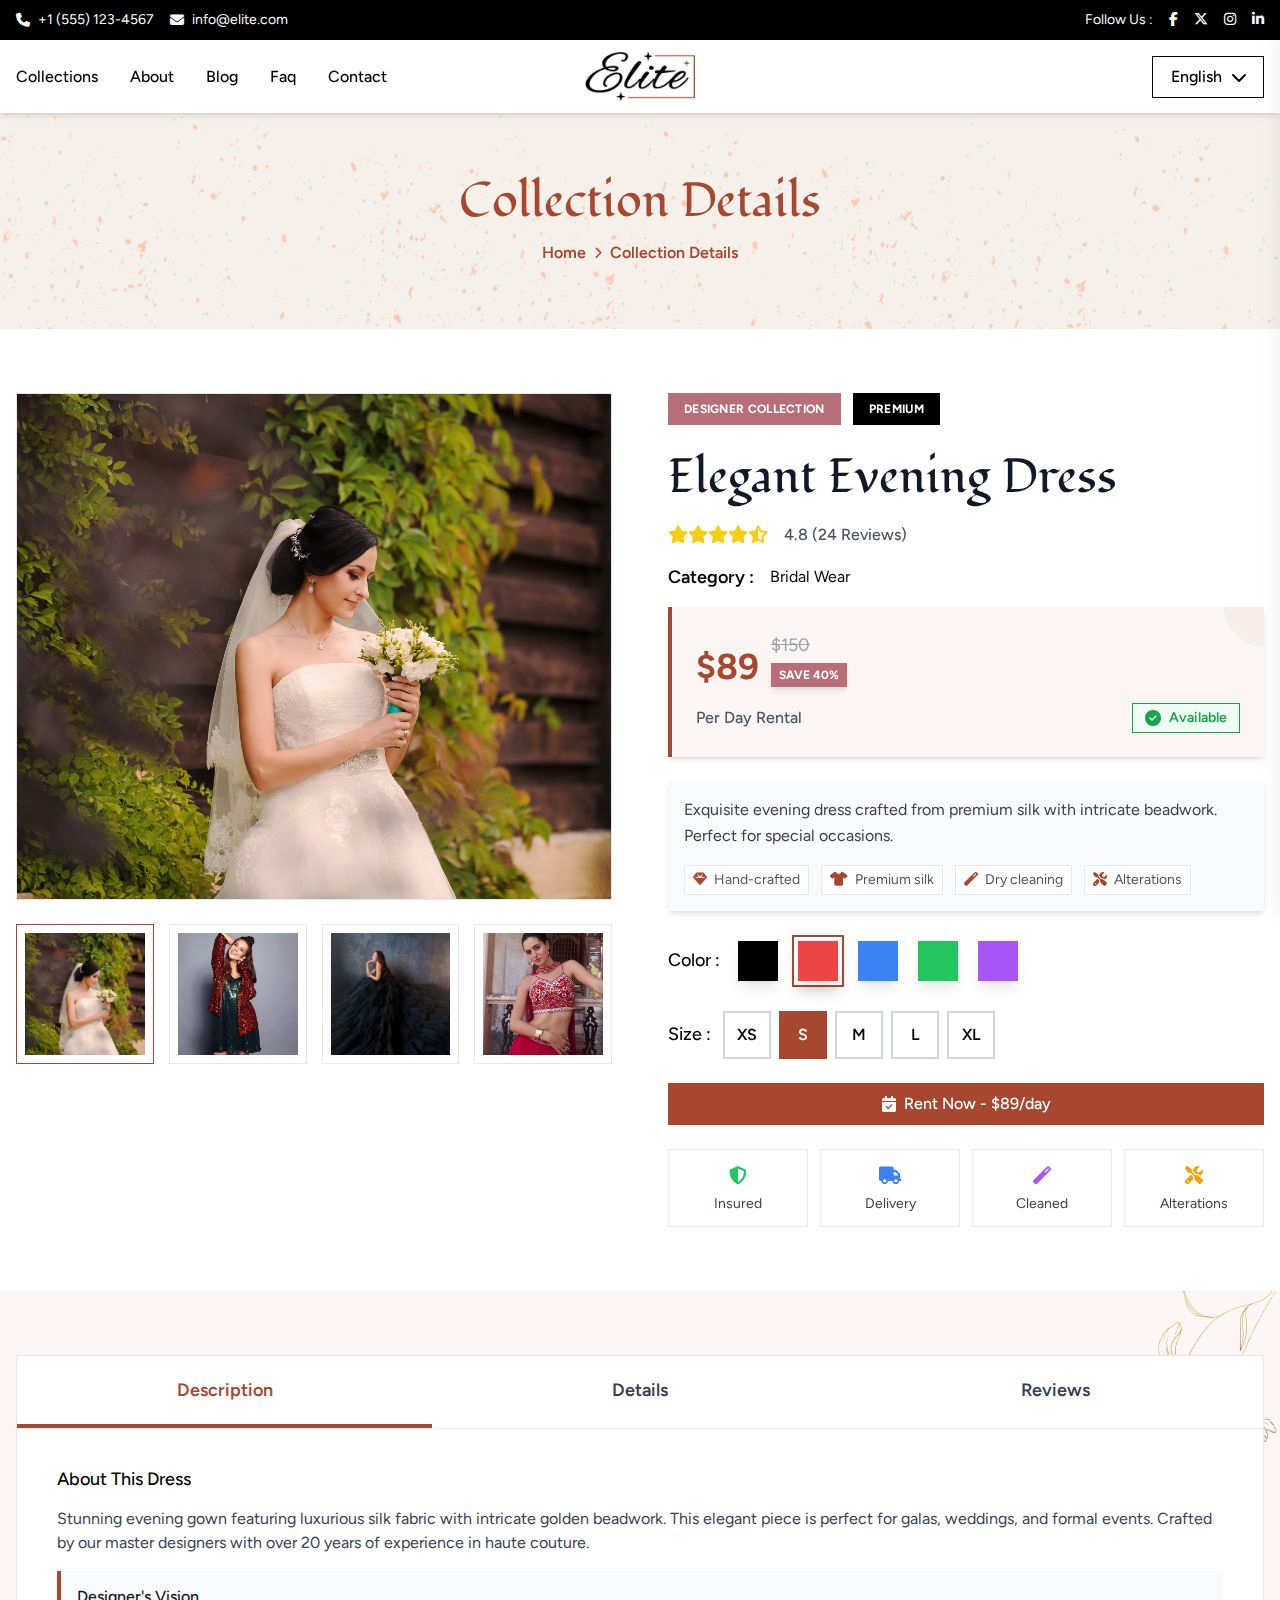
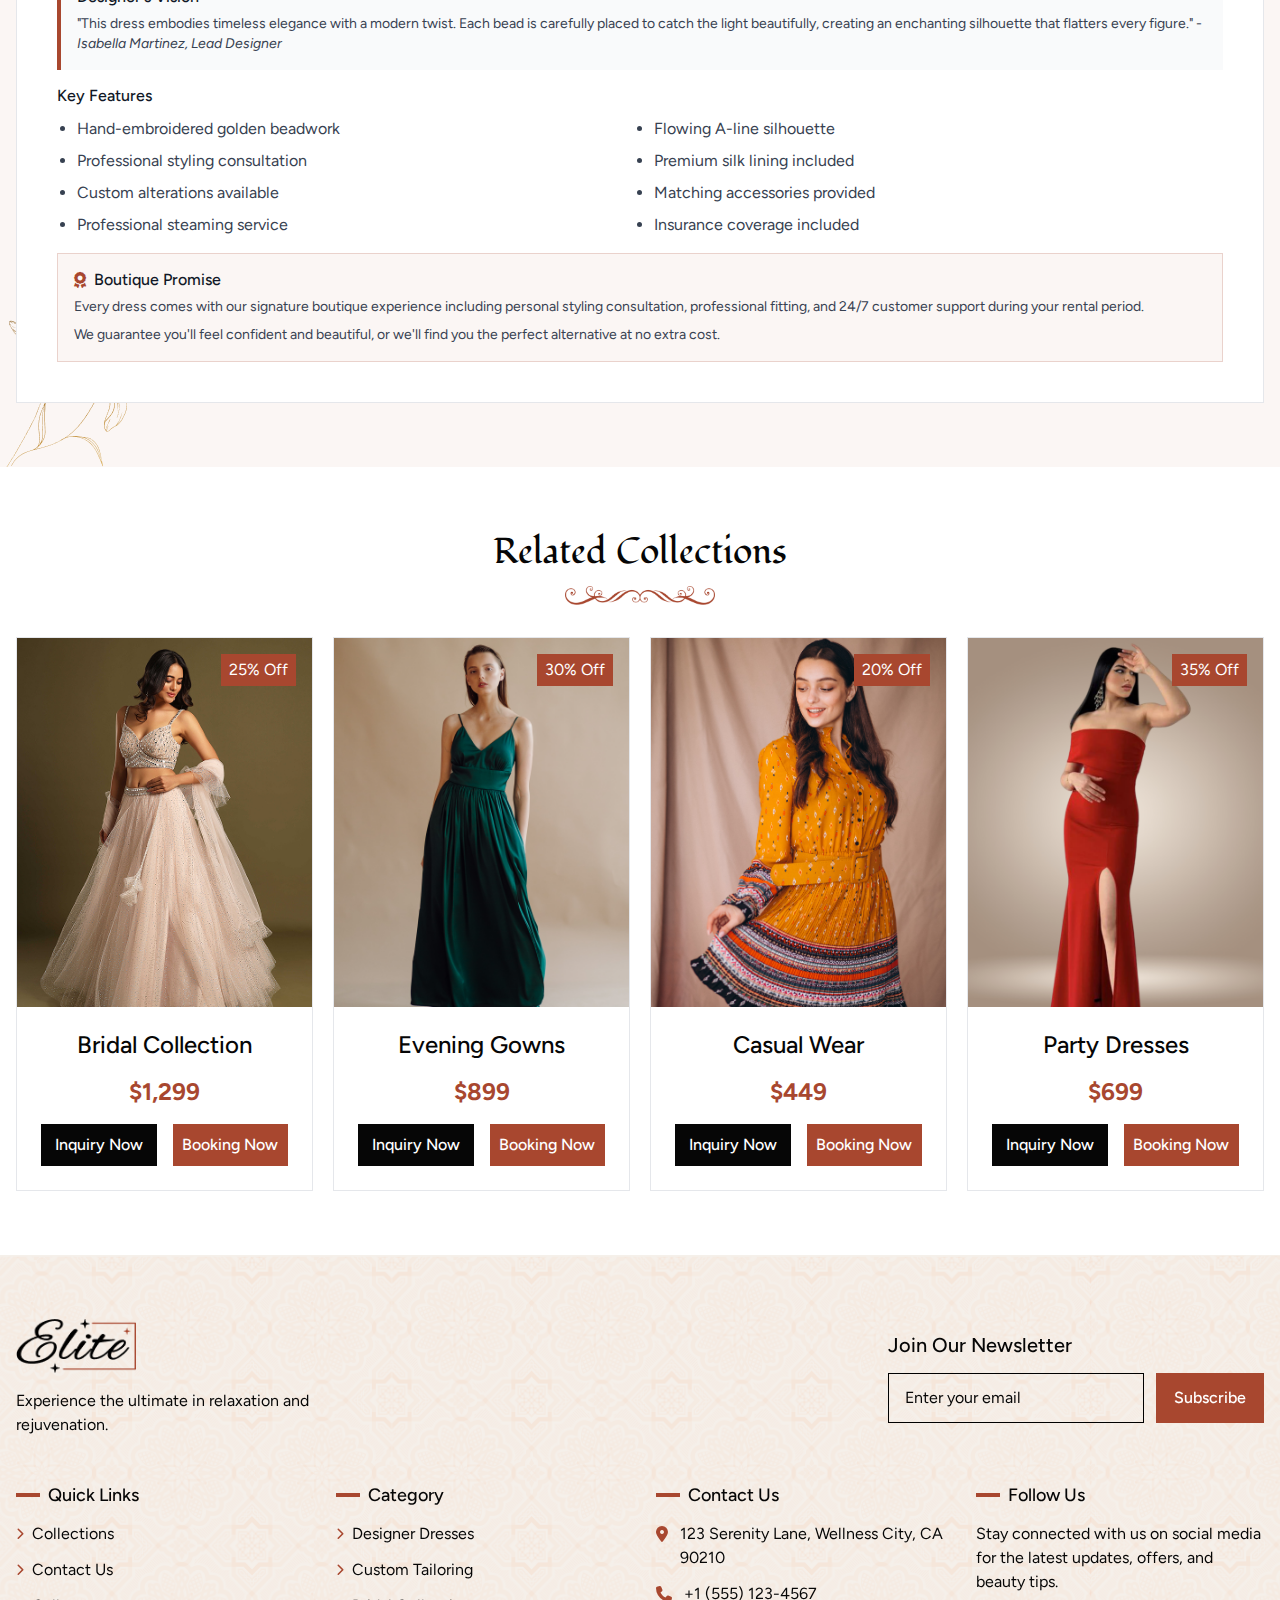
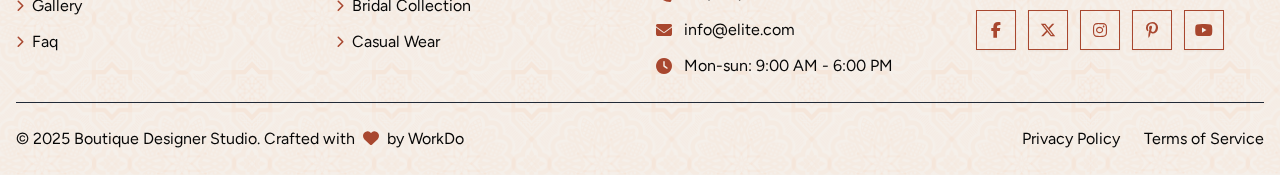
<file: collection-details.html>
<!DOCTYPE html>
<html lang="en">

<head>
  <meta charset="UTF-8" />
  <title>Boutique Designer Studio | WorkDo</title>
  <meta name="author" content="Workdo" />
  <meta name="viewport" content="width=device-width, initial-scale=1.0, maximum-scale=1">
  <meta name="description"
    content="Boutique Designer Studio by Workdo offers creative fashion solutions, custom designs, and modern styling for a unique brand experience.">
  <meta name="keywords"
    content="Boutique Studio, Fashion Design, Workdo, Designer Clothing, Custom Wear, Styling Solutions, Fashion Boutique">
  <link rel="icon" href="assets/images/favicon.png" />
  <link href="https://fonts.googleapis.com/css2?family=Figtree:ital,wght@0,300..900;1,300..900&family=Fondamento:ital@0;1&display=swap" rel="stylesheet">
  <link rel="stylesheet" href="assets/css/all.min.css" />
  <link rel="stylesheet" href="assets/css/swiper-bundle.min.css" />
  <script src="assets/js/tailwind.js"></script>
  <link rel="stylesheet" href="assets/css/style.css" />
</head>

<body>
  <div class="overlay"></div>
    <div
    class="bg-black text-white py-2.5 relative overflow-hidden hidden lg:block">
    <div
        class="md:container w-full mx-auto px-4">
        <div
        class="flex flex-col sm:flex-row justify-between items-center text-sm">
        <div class="flex items-center gap-4 mb-2 sm:mb-0">
            <span class="flex items-center">
            <i class="fas fa-phone me-2"></i>
            <a href="tel:+1 (555) 123-4567">+1 (555) 123-4567</a>
            </span>
            <span class="flex items-center">
            <i class="fas fa-envelope me-2"></i>
            <a href="mailto:info@elite.com">info@elite.com</a>
            </span>
        </div>
        <div class="flex items-center">
            <p>Follow Us :</p>
            <div class="flex items-center gap-4 ms-4">
            <a href="javascript:;"
                class="text-white hover:scale-105 transition-all duration-300">
                <i class="fab fa-facebook-f"></i>
            </a>
            <a href="javascript:;"
                class="text-white hover:scale-105 transition-all duration-300">
                <i class="fab fa-x-twitter"></i>
            </a>
            <a href="javascript:;"
                class="text-white hover:scale-105 transition-all duration-300">
                <i class="fab fa-instagram"></i>
            </a>
            <a href="javascript:;"
                class="text-white hover:scale-105 transition-all duration-300">
                <i class="fab fa-linkedin-in"></i>
            </a>
            </div>
        </div>
        </div>
    </div>
    </div>  
    <header class="sticky top-0 w-full z-[3] bg-white shadow-md transition-all">
        <div class="md:container w-full mx-auto px-4">
        <div class="flex justify-between items-center py-3">
            <!-- Desktop Nav -->
            <nav class="hidden lg:block flex-1">
            <ul class="flex lg:gap-x-8 gap-x-4">
                <li>
                <a href="collection-list.html"
                    class="hover:text-primary font-medium transition-all duration-300 capitalize">Collections</a>
                </li>
                <li> <a href="about.html"
                    class="hover:text-primary font-medium transition-all duration-300 capitalize">About</a>
                </li>
                <li>
                <a href="blog.html"
                    class="hover:text-primary font-medium transition-all duration-300 capitalize">Blog</a>
                </li>
                <li>
                <a href="faq.html"
                    class="hover:text-primary font-medium transition-all duration-300 capitalize">Faq</a>
                </li>
                <li>
                <a href="contact.html"
                    class="hover:text-primary font-medium transition-all duration-300 capitalize">Contact</a>
                </li>
            </ul>
            </nav>
            <div class="logo-col">
            <h1>
                <a href="index.html" class="lg:max-w-[110px] max-w-[95px] w-full block">
                <img src="assets/images/logo.png" alt="Boutique Designer Studio Logo" loading="lazy">
                </a>
            </h1>
            </div>
            <div class="hidden lg:flex flex-1 justify-end">
              <div class="relative md:inline-block hidden text-start h-auto" id="language-dropdown-desktop">
                  <button type="button"
                  class="inline-flex items-center h-full justify-center min-w-28 text-black border border-black lg:px-4 px-3 py-2 bg-white font-medium focus:outline-none focus:ring- focus:ring-offset-2 focus:ring-primary"
                  id="language-button-desktop">
                  <span id="selected-language-desktop" class="flex-1">English</span>
                  <i class="fas fa-chevron-down ms-2"></i>
                  </button>
                  <div
                  class="origin-top-right absolute end-0 mt-2 w-full shadow-lg bg-white ring-1 border border-black ring-black ring-opacity-5 focus:outline-none transition-all transform duration-100 hidden"
                  id="language-menu-desktop">
                  <div class="py-1">
                      <a href="javascript:void(0)"
                      class="block px-4 py-2 text-black transition-all duration-300 hover:bg-light"
                      data-lang="English">English</a>
                      <a href="javascript:void(0)"
                      class="block px-4 py-2 text-black transition-all duration-300 hover:bg-light"
                      data-lang="Spanish">Spanish</a>
                      <a href="javascript:void(0)"
                      class="block px-4 py-2 text-black transition-all duration-300 hover:bg-light"
                      data-lang="French">French</a>
                      <a href="javascript:void(0)"
                      class="block px-4 py-2 text-black transition-all duration-300 hover:bg-light"
                      data-lang="German">German</a>
                  </div>
                  </div>
              </div>
            </div>

            <button class="lg:hidden" id="mobile-menu-toggle">
            <i class="fas fa-bars text-xl"></i>
            </button>
        </div>
        </div>
    </header>

    <main>
        <section class="lg:py-16 py-10 relative z-[1]">
            <div class="common-banner-bg absolute inset-0 w-full h-full z-[-1]">
                <img src="assets/images/common-banner-bg.png" alt="background-image" loading="lazy" class="w-full h-full object-cover rtl:scale-x-[-1]">
            </div>
            <div class="md:container w-full mx-auto px-4">
                <div class="text-primary text-center">
                    <h2 class="lg:text-5xl sm:text-4xl text-3xl !leading-[1] font-semibold font-heading">Collection Details</h2>
                    <ul class="md:mt-4 mt-3 flex flex-wrap items-center font-semibold capitalize justify-center">
                        <li class="flex items-center capitalize">
                            <a href="index.html">Home</a>
                            <i class="fas fa-chevron-right mx-2 text-xs rtl:scale-x-[-1]"></i>
                        </li>
                        <li class="capitalize">Collection Details</li>
                    </ul>
                </div>
            </div>
        </section>

        <section class="lg:py-16 py-10">
            <div class="md:container w-full mx-auto px-4">
                <div class="grid grid-cols-1 lg:grid-cols-2 gap-8 lg:gap-10 xl:gap-14">
                    <div>
                        <div class="lg:space-y-6 space-y-4 sticky top-4">
                            <div class="swiper main-image-slider">
                                <div class="swiper-wrapper">
                                <div class="swiper-slide">
                                    <div
                                        class="relative md:pt-[85%] sm:pt-[65%] pt-[85%] overflow-hidden group">
                                        <img src="assets/images/collection-details1.png"
                                            alt="Elegant Evening Dress"
                                            class="w-full h-full object-cover border absolute inset-0" />
                                    </div>
                                </div>
                                <div class="swiper-slide">
                                    <div
                                        class="relative md:pt-[85%] sm:pt-[65%] pt-[85%] overflow-hidden group">
                                        <img src="assets/images/collection-details2.png"
                                            alt="Elegant Evening Dress"
                                            class="w-full h-full object-cover border absolute inset-0" />
                                    </div>
                                </div>
                                <div class="swiper-slide">
                                    <div
                                        class="relative md:pt-[85%] sm:pt-[65%] pt-[85%] overflow-hidden group">
                                        <img src="assets/images/collection-details3.png"
                                            alt="Elegant Evening Dress"
                                            class="w-full h-full object-cover border absolute inset-0" />
                                    </div>
                                </div>
                                <div class="swiper-slide">
                                    <div
                                        class="relative md:pt-[85%] sm:pt-[65%] pt-[85%] overflow-hidden group">
                                        <img src="assets/images/collection-details4.png"
                                            alt="Elegant Evening Dress"
                                            class="w-full h-full object-cover border absolute inset-0" />
                                    </div>
                                </div>
                                </div>
                                <div class="swiper-button-next pdp-arrow"></div>
                                <div class="swiper-button-prev pdp-arrow"></div>
                            </div>
                            <div class="swiper thumbnail-slider pb-[1px]">
                                <div class="swiper-wrapper">
                                <div class="swiper-slide">
                                    <div
                                    class="relative lg:pt-[100%] pt-[80%] thumb-image overflow-hidden cursor-pointer border">
                                    <img src="assets/images/collection-details1.png" alt="Thumbnail"
                                        class="w-full h-full object-cover md:p-2 p-1.5 absolute inset-0" />
                                    </div>
                                </div>
                                <div class="swiper-slide">
                                    <div
                                    class="relative lg:pt-[100%] pt-[80%] thumb-image overflow-hidden cursor-pointer border">
                                    <img src="assets/images/collection-details2.png" alt="Thumbnail"
                                        class="w-full h-full object-cover md:p-2 p-1.5 absolute inset-0" />
                                    </div>
                                </div>
                                <div class="swiper-slide">
                                    <div
                                    class="relative lg:pt-[100%] pt-[80%] thumb-image overflow-hidden cursor-pointer border">
                                    <img src="assets/images/collection-details3.png" alt="Thumbnail"
                                        class="w-full h-full object-cover md:p-2 p-1.5 absolute inset-0" />
                                    </div>
                                </div>
                                <div class="swiper-slide">
                                    <div
                                    class="relative lg:pt-[100%] pt-[80%] thumb-image overflow-hidden cursor-pointer border">
                                    <img src="assets/images/collection-details4.png" alt="Thumbnail"
                                        class="w-full h-full object-cover md:p-2 p-1.5 absolute inset-0" />
                                    </div>
                                </div>
                                </div>
                            </div>
                        </div>
                    </div>
                    <div>
                        <div class="sticky top-4">
                            <div class="flex items-center gap-3 md:mb-6 mb-4">
                                <span
                                    class="bg-secondary text-white text-xs font-bold px-4 md:py-2 py-1 uppercase tracking-wide">
                                    Designer Collection
                                </span>
                                <span
                                    class="bg-black text-white text-xs font-bold px-4 md:py-2 py-1 uppercase tracking-wide">
                                    Premium
                                </span>
                            </div>
                            <h2
                                class="md:text-4xl text-2xl xl:text-5xl font-light mb-4 text-gray-900 font-heading">
                                Elegant Evening Dress
                            </h2>
                            <div class="flex items-center gap-4 mb-4">
                                <div class="flex text-yellow-400 text-lg">
                                <i class="fas fa-star"></i>
                                <i class="fas fa-star"></i>
                                <i class="fas fa-star"></i>
                                <i class="fas fa-star"></i>
                                <i class="fas fa-star-half-alt"></i>
                                </div>
                                <span class="text-gray-600 font-medium capitalize">4.8 (24 Reviews)</span>
                            </div>
                            <div class="flex gap-4 items-center mb-4">
                                <label
                                    class="md:text-lg text-base font-semibold">Category :</label>
                                    <p>Bridal Wear</p>
                            </div>
                            <div
                                class="lg:p-6 p-4 shadow-md border-s-4 border-primary lg:mb-6 mb-5 overflow-hidden relative bg-primary/5">
                                <div
                                    class="absolute top-0 end-0 w-20 h-20 bg-primary/5 rounded-full -translate-y-10 translate-x-10"></div>
                                    <div class="relative">
                                        <div class="flex md:items-end items-center gap-3 mb-4">
                                            <span class="md:text-3xl text-2xl lg:text-4xl font-bold text-primary">
                                            $89
                                            </span>
                                            <div class="flex flex-col">
                                            <span
                                                class="lg:text-lg tet-base text-gray-400 line-through mb-1">
                                                $150
                                            </span>
                                            <span
                                                class="bg-secondary text-white text-xs font-bold px-2 py-1 shadow-md">
                                                SAVE 40%
                                            </span>
                                            </div>
                                        </div>
                                        <div class="flex items-center justify-between">
                                        <p class="text-gray-600 font-medium capitalize">per day
                                        rental</p>
                                        <div
                                        class="flex items-center text-green-600 border border-green-600 font-semibold bg-green-50 px-3 py-1">
                                        <i class="fas fa-check-circle me-2"></i>
                                        <span class="text-sm">Available</span>
                                        </div>
                                    </div>
                                </div>
                            </div>
                            <div class="bg-gray-50 p-4 lg:mb-6 mb-4 shadow-md">
                                <p class="text-gray-700 mb-4 leading-relaxed">
                                Exquisite evening dress crafted from premium silk with intricate
                                beadwork. Perfect for special occasions.
                                </p>
                                <div class="flex flex-wrap sm:gap-3 gap-2">
                                <span class="text-sm bg-white border px-2 py-1 text-gray-600"><i
                                    class="fas fa-gem text-primary me-1"></i> Hand-crafted</span>
                                <span class="text-sm bg-white border px-2 py-1 text-gray-600"><i
                                    class="fas fa-tshirt text-primary me-1"></i> Premium
                                    silk</span>
                                <span class="text-sm bg-white border px-2 py-1 text-gray-600"><i
                                    class="fas fa-magic text-primary me-1"></i> Dry
                                    cleaning</span>
                                <span class="text-sm bg-white border px-2 py-1 text-gray-600"><i
                                    class="fas fa-tools text-primary me-1"></i> Alterations</span>
                                </div>
                            </div>
                            <div class="lg:space-y-6 space-y-4">
                                <div class="color-select  flex items-center gap-3">
                                <h3 class="md:text-lg text-base font-semibold">Color :</h3>
                                <div class="flex gap-2 flex-wrap">
                                    <label
                                    class="cursor-pointer md:p-1 p-0.5 border-2 border-transparent transition-all">
                                    <input type="radio" name="color" value="black"
                                        class="sr-only">
                                    <div class="lg:w-10 lg:h-10 w-6 h-6 bg-black shadow-lg"></div>
                                    </label>
                                    <label
                                    class="cursor-pointer md:p-1 p-0.5 border-2 border-primary shadow-lg transition-all">
                                    <input type="radio" name="color" value="red" class="sr-only"
                                        checked>
                                    <div
                                        class="lg:w-10 lg:h-10 w-6 h-6 bg-red-500 shadow-lg"></div>
                                    </label>
                                    <label
                                    class="cursor-pointer md:p-1 p-0.5 border-2 border-transparent transition-all">
                                    <input type="radio" name="color" value="blue" class="sr-only">
                                    <div
                                        class="lg:w-10 lg:h-10 w-6 h-6 bg-blue-500 shadow-lg"></div>
                                    </label>
                                    <label
                                    class="cursor-pointer md:p-1 p-0.5 border-2 border-transparent transition-all">
                                    <input type="radio" name="color" value="green"
                                        class="sr-only">
                                    <div
                                        class="lg:w-10 lg:h-10 w-6 h-6 bg-green-500 shadow-lg"></div>
                                    </label>
                                    <label
                                    class="cursor-pointer md:p-1 p-0.5 border-2 border-transparent transition-all">
                                    <input type="radio" name="color" value="purple"
                                        class="sr-only">
                                    <div
                                        class="lg:w-10 lg:h-10 w-6 h-6 bg-purple-500 shadow-lg"></div>
                                    </label>
                                </div>
                                </div>

                                <!-- Size Selection -->
                                <div class="size-select flex items-center gap-3">
                                    <h3 class="md:text-lg text-base font-semibold">Size :</h3>
                                    <div class="flex gap-2 flex-wrap">
                                        <label class="cursor-pointer">
                                        <input type="radio" name="size" value="xs" class="sr-only">
                                        <div
                                            class="lg:w-12 lg:h-12 md:w-10 md:md:h-10 w-8 h-8 border-2 border-gray-300 lg:text-base text-sm flex items-center justify-center font-semibold transition-all hover:border-primary">XS</div>
                                        </label>
                                        <label class="cursor-pointer">
                                        <input type="radio" name="size" value="s" class="sr-only"
                                            checked>
                                        <div
                                            class="lg:w-12 lg:h-12 md:w-10 md:md:h-10 w-8 h-8 border-2 border-primary bg-primary text-white flex items-center justify-center font-semibold">S</div>
                                        </label>
                                        <label class="cursor-pointer">
                                        <input type="radio" name="size" value="m" class="sr-only">
                                        <div
                                            class="lg:w-12 lg:h-12 md:w-10 md:md:h-10 w-8 h-8 border-2 border-gray-300 lg:text-base text-sm flex items-center justify-center font-semibold transition-all hover:border-primary">M</div>
                                        </label>
                                        <label class="cursor-pointer">
                                        <input type="radio" name="size" value="l" class="sr-only">
                                        <div
                                            class="lg:w-12 lg:h-12 md:w-10 md:md:h-10 w-8 h-8 border-2 border-gray-300 lg:text-base text-sm flex items-center justify-center font-semibold transition-all hover:border-primary">L</div>
                                        </label>
                                        <label class="cursor-pointer">
                                        <input type="radio" name="size" value="xl" class="sr-only">
                                        <div
                                            class="lg:w-12 lg:h-12 md:w-10 md:md:h-10 w-8 h-8 border-2 border-gray-300 lg:text-base text-sm flex items-center justify-center font-semibold transition-all hover:border-primary">XL</div>
                                        </label>
                                    </div>
                                </div>
                            </div>
                            <div class="lg:mt-6 mt-5">
                                <a href="booking.html" class="btn w-full">
                                <i class="fas fa-calendar-check"></i>
                                Rent Now - $89/day
                                </a>
                            </div>
                            <div class="grid sm:grid-cols-4 grid-cols-2 gap-3 lg:mt-6 mt-5">
                                <div class="bg-white p-3 border text-center">
                                <i class="fas fa-shield-alt text-green-500 text-lg mb-1"></i>
                                <p class="text-sm text-gray-700">Insured</p>
                                </div>
                                <div class="bg-white p-3 border text-center">
                                <i class="fas fa-truck text-blue-500 text-lg mb-1"></i>
                                <p class="text-sm text-gray-700">Delivery</p>
                                </div>
                                <div class="bg-white p-3 border text-center">
                                <i class="fas fa-magic text-purple-500 text-lg mb-1"></i>
                                <p class="text-sm text-gray-700">Cleaned</p>
                                </div>
                                <div class="bg-white p-3 border text-center">
                                <i class="fas fa-tools text-amber-500 text-lg mb-1"></i>
                                <p class="text-sm text-gray-700">Alterations</p>
                                </div>
                            </div>
                        </div>
                    </div>
                </div>
            </div>
        </section>

        <section class="lg:py-16 py-10 bg-primary/5 relative z-[1]">
            <div class="absolute top-0 end-0 z-[-1] sm:block hidden">
                <img src="assets/images/bg-pattern1.png" alt="pattern" loading="lazy" class="w-full h-full object-scale-down">
            </div>
            <div class="absolute bottom-0 start-0 z-[-1] sm:block hidden">
                <img src="assets/images/bg-pattern2.png" alt="pattern" loading="lazy" class="w-full h-full object-scale-down">
            </div>
            <div class="container mx-auto px-4">
            <div class="bg-white border border-gray-200">
                <div class="flex border-b border-gray-200 overflow-auto">
                <button
                    class="tab-button flex-1 lg:py-5 py-3 lg:px-7 px-3  font-semibold md:text-lg text-sm text-gray-700 hover:text-primary transition-all duration-300 border-b-4 border-transparent active"
                    data-tab="description">Description</button>
                <button
                    class="tab-button flex-1 lg:py-5 py-3 lg:px-7 px-3  font-semibold md:text-lg text-sm text-gray-700 hover:text-primary transition-all duration-300 border-b-4 border-transparent"
                    data-tab="details">Details</button>
                <button
                    class="tab-button flex-1 lg:py-5 py-3 lg:px-7 px-3  font-semibold md:text-lg text-sm text-gray-700 hover:text-primary transition-all duration-300 border-b-4 border-transparent"
                    data-tab="review">Reviews</button>
                </div>
                <div class="p-4 md:p-6 lg:p-10">
                <!-- Description -->
                <div id="description" class="tab-content">
                    <h3 class="font-semibold text-lg md:mb-4 mb-3">About This Dress</h3>
                    <p class="text-gray-700 mb-4">Stunning evening gown featuring
                    luxurious silk fabric with intricate golden beadwork. This elegant
                    piece is perfect for galas, weddings, and formal events. Crafted
                    by our master designers with over 20 years of experience in haute
                    couture.</p>

                    <div class="bg-gray-50 p-4 mb-4 border-s-4 border-primary">
                    <h4 class="font-semibold text-gray-900 mb-2">Designer's
                        Vision</h4>
                    <p
                        class="text-gray-700 text-sm">"This dress embodies timeless elegance with a modern twist. Each bead is carefully placed to catch the light beautifully, creating an enchanting silhouette that flatters every figure."
                        - <em>Isabella Martinez, Lead Designer</em></p>
                    </div>

                    <h4 class="font-semibold text-gray-900 mb-3">Key Features</h4>
                    <ul
                    class="grid grid-cols-1 sm:grid-cols-2 gap-2 text-gray-700 list-disc ps-5 md:text-base text-sm mb-4">
                    <li>Hand-embroidered golden beadwork</li>
                    <li>Flowing A-line silhouette</li>
                    <li>Professional styling consultation</li>
                    <li>Premium silk lining included</li>
                    <li>Custom alterations available</li>
                    <li>Matching accessories provided</li>
                    <li>Professional steaming service</li>
                    <li>Insurance coverage included</li>
                    </ul>

                    <div class="bg-primary/5 p-4 border border-primary/20">
                    <h4 class="font-semibold text-gray-900 mb-2 flex items-center"><i
                        class="fas fa-award text-primary me-2"></i>Boutique
                        Promise</h4>
                    <p class="text-gray-700 text-sm mb-2">Every dress comes with our
                        signature boutique experience including personal styling
                        consultation, professional fitting, and 24/7 customer support
                        during your rental period.</p>
                    <p class="text-gray-700 text-sm">We guarantee you'll feel
                        confident and beautiful, or we'll find you the perfect
                        alternative at no extra cost.</p>
                    </div>
                </div>
                <div id="details" class="tab-content hidden">
                    <h3 class="font-semibold text-lg md:mb-4 mb-3">Dress Details</h3>
                    <div class="space-y-3 text-sm md:text-base">
                    <div class="flex justify-between gap-3 border-b pb-3"><span
                        class="font-medium">Designer</span><span
                        class="text-end">Boutique Studio Collection</span></div>
                    <div class="flex justify-between gap-3 border-b pb-3"><span
                        class="font-medium">Material</span><span class="text-end">100%
                        Pure Silk</span></div>
                    <div class="flex justify-between gap-3 border-b pb-3"><span
                        class="font-medium">Care</span><span class="text-end">Dry
                        Clean Only</span></div>
                    <div class="flex justify-between gap-3 border-b pb-3"><span
                        class="font-medium">Fit</span><span class="text-end">A-Line,
                        Floor Length</span></div>
                    <div class="flex justify-between gap-3 border-b pb-3"><span
                        class="font-medium">Rental Duration</span><span
                        class="text-end">3-7 Days</span></div>
                    <div class="flex justify-between gap-3 border-b pb-3"><span
                        class="font-medium">Occasion</span><span
                        class="text-end">Formal, Evening</span></div>
                    <div class="flex justify-between gap-3"><span
                        class="font-medium">Best For</span><span
                        class="text-end">Galas, Weddings</span></div>
                    </div>
                </div>

                <div id="review" class="tab-content hidden">

                    <div class="bg-white border border-gray-200  lg:p-6 p-4">
                    <div class="grid md:grid-cols-2 grid-cols-1 gap-5">
                        <div>
                        <h3
                            class="text-lg !font-semibold mb-4 flex items-center gap-2"><i
                            class="fas fa-pen text-primary"></i> Write a Review</h3>
                        <form id="review-form" class="space-y-4">
                            <div>
                            <label for="reviewer-name"
                                class="block text-sm font-medium text-gray-700 mb-1">Your
                                Name</label>
                            <input type="text" id="reviewer-name"
                                class="w-full px-4 py-2  border border-gray-300 focus:ring-2 focus:ring-primary/20 focus:border-primary outline-none"
                                placeholder="Enter your name" required>
                            </div>
                            <div>
                            <label
                                class="block text-sm font-medium text-gray-700 mb-1">Rating</label>
                            <div class="flex gap-1" id="star-rating">
                                <i
                                class="fas fa-star text-2xl text-gray-300 cursor-pointer hover:text-yellow-400 transition-colors"
                                data-rating="1"></i>
                                <i
                                class="fas fa-star text-2xl text-gray-300 cursor-pointer hover:text-yellow-400 transition-colors"
                                data-rating="2"></i>
                                <i
                                class="fas fa-star text-2xl text-gray-300 cursor-pointer hover:text-yellow-400 transition-colors"
                                data-rating="3"></i>
                                <i
                                class="fas fa-star text-2xl text-gray-300 cursor-pointer hover:text-yellow-400 transition-colors"
                                data-rating="4"></i>
                                <i
                                class="fas fa-star text-2xl text-gray-300 cursor-pointer hover:text-yellow-400 transition-colors"
                                data-rating="5"></i>
                            </div>
                            <input type="hidden" id="review-rating" name="rating"
                                required>
                            </div>
                            <div>
                            <label for="review-text"
                                class="block text-sm font-medium text-gray-700 mb-1">Your
                                Review</label>
                            <textarea id="review-text" rows="4"
                                class="w-full px-4 py-2  border border-gray-300 focus:ring-2 focus:ring-primary/20 focus:border-primary outline-none"
                                placeholder="Write your review here..."
                                required></textarea>
                            </div>
                            <button type="submit" class="btn">Submit Review</button>
                            <div id="review-success"
                            class="hidden text-green-600 font-semibold mt-2">Thank you
                            for your review!</div>
                        </form>
                        </div>
                        <div>
                        <h3
                            class="text-lg !font-semibold md:mb-5 mb-4 flex items-center gap-2">Customer
                            Reviews <span class="text-primary">(124)</span></h3>
                        <div
                            class="lg:space-y-5 space-y-4 max-h-[380px] overflow-y-auto">
                            <!-- Review 1 -->
                            <div class="border-b lg:pb-5 pb-4">
                            <div class="flex items-center gap-4 mb-3">
                                <div
                                class="w-12 h-12 rounded-full bg-gray-200 flex items-center overflow-hidden justify-center text-gray-500">
                                <img src="assets/images/testimonial-3.png"
                                    alt="user-01" class="size-full">
                                </div>
                                <div>
                                <h4
                                    class="font-semibold md:text-lg text-base mb-1">Michael
                                    Johnson</h4>
                                <div class="flex items-center gap-2">
                                    <div class="flex text-yellow-400">
                                    <i class="fas fa-star"></i>
                                    <i class="fas fa-star"></i>
                                    <i class="fas fa-star"></i>
                                    <i class="fas fa-star"></i>
                                    <i class="fas fa-star"></i>
                                    </div>
                                </div>
                                </div>
                            </div>
                            <p class="text-gray-700 mb-2 line-clamp-2">Absolutely
                                stunning dress! Wore it to my sister's wedding and
                                received countless compliments. The beadwork is
                                exquisite and the fit was perfect.</p>
                            <div class="text-sm text-gray-500">Posted on March 15,
                                2024</div>
                            </div>

                            <!-- Review 2 -->
                            <div class="border-b lg:pb-5 pb-4">
                            <div class="flex items-center gap-4 mb-3">
                                <div
                                class="w-12 h-12 rounded-full bg-gray-200 flex items-center overflow-hidden justify-center text-gray-500">
                                <img src="assets/images/testimonial-1.png"
                                    alt="user-01" class="size-full">
                                </div>
                                <div>
                                <h4
                                    class="font-semibold md:text-lg text-base mb-1">Sarah
                                    Williams</h4>
                                <div class="flex items-center gap-2">
                                    <div class="flex text-yellow-400">
                                    <i class="fas fa-star"></i>
                                    <i class="fas fa-star"></i>
                                    <i class="fas fa-star"></i>
                                    <i class="fas fa-star"></i>
                                    <i class="far fa-star"></i>
                                    </div>
                                </div>
                                </div>
                            </div>
                            <p class="text-gray-700 mb-2 line-clamp-2">Beautiful dress
                                and excellent rental service. The alterations were done
                                perfectly and delivery was prompt. Highly recommend!</p>
                            <div class="text-sm text-gray-500">Posted on February 28,
                                2024</div>
                            </div>
                        </div>
                        </div>
                    </div>
                    </div>
                </div>
                </div>
            </div>
            </div>
        </section>

        <section class="lg:py-16 py-10">
            <div class="md:container w-full mx-auto px-4">
            <div class="text-center lg:mb-8 mb-6">
                <h2 class="lg:text-4xl sm:text-3xl text-2xl mb-3 font-heading">
                related collections
                </h2>
                <img src="assets/images/title-bg.png" alt="Title Pattern"
                class="w-[150px] h-auto mx-auto">
            </div>
            <div class="swiper related-slider px-1 -mx-1 pb-2 -mb-2">
                <div class="swiper-wrapper w-fit mx-auto">
                    <div class="swiper-slide">
                        <div class="collection-card relative h-full flex flex-col hover:shadow-md md:shadow-none shadow-md group bg-white transition-all duration-300 border">
                            <div class="relative pt-[125%] overflow-hidden">
                                <img src="assets/images/collection-img01.png" alt="Collection Image" loading="lazy" class="absolute inset-0 w-full h-full object-cover group-hover:scale-110 transition-transform duration-500">
                                <div class="discount absolute top-4 end-4 bg-primary md:text-base text-sm text-white px-2 py-1">25% Off</div>
                                <div class="discount absolute top-4 start-4 md:opacity-0 md:invisible group-hover:opacity-100 group-hover:visible transition-all duration-300">
                                    <a href="collection-details.html" class="btn !p-1.5 md:text-sm text-xs">
                                        <i class="fa-solid fa-eye"></i>
                                    </a>
                                </div>
                            </div>
                            <div class="text-center md:p-6 p-4 h-full flex flex-col">
                            <h3 class="md:mb-4 mb-3 md:text-2xl text-xl"><a href="collection-details.html">Bridal Collection</a></h3>
                            <div class="h-full flex flex-col justify-end">
                                <p class="md:text-2xl text-xl font-bold text-primary md:mb-4 mb-3">$1,299</p>
                                <div class="flex gap-4">
                                    <a href="inquiry.html" class="btn btn-secondary !px-1 flex-1">Inquiry Now</a>
                                    <a href="booking.html" class="btn !px-1 flex-1">Booking Now</a>
                                </div>
                            </div>
                            </div>
                        </div>
                    </div>
                    <div class="swiper-slide">
                    <div class="collection-card relative h-full flex flex-col hover:shadow-md md:shadow-none shadow-md group bg-white transition-all duration-300 border">
                        <div class="relative pt-[125%] overflow-hidden">
                            <img src="assets/images/collection-img02.png" alt="Collection Image" loading="lazy" class="absolute inset-0 w-full h-full object-cover group-hover:scale-110 transition-transform duration-500">
                            <div class="discount absolute top-4 end-4 bg-primary md:text-base text-sm text-white px-2 py-1">30% Off</div>
                            <div class="discount absolute top-4 start-4 md:opacity-0 md:invisible group-hover:opacity-100 group-hover:visible transition-all duration-300">
                                <a href="collection-details.html" class="btn !p-1.5 md:text-sm text-xs">
                                    <i class="fa-solid fa-eye"></i>
                                </a>
                            </div>
                        </div>
                        <div class="text-center md:p-6 p-4 h-full flex flex-col">
                        <h3 class="md:mb-4 mb-3 md:text-2xl text-xl"><a href="collection-details.html">Evening Gowns</a></h3>
                        <div class="h-full flex flex-col justify-end">
                            <p class="md:text-2xl text-xl font-bold text-primary md:mb-4 mb-3">$899</p>
                            <div class="flex gap-4">
                                    <a href="inquiry.html" class="btn btn-secondary !px-1 flex-1">Inquiry Now</a>
                                    <a href="booking.html" class="btn !px-1 flex-1">Booking Now</a>
                                </div>
                        </div>
                        </div>
                    </div>
                    </div>
                    <div class="swiper-slide">
                    <div class="collection-card relative h-full flex flex-col hover:shadow-md md:shadow-none shadow-md group bg-white transition-all duration-300 border">
                        <div class="relative pt-[125%] overflow-hidden">
                            <img src="assets/images/collection-img03.png" alt="Collection Image" loading="lazy" class="absolute inset-0 w-full h-full object-cover group-hover:scale-110 transition-transform duration-500">
                            <div class="discount absolute top-4 end-4 bg-primary md:text-base text-sm text-white px-2 py-1">20% Off</div>
                            <div class="discount absolute top-4 start-4 md:opacity-0 md:invisible group-hover:opacity-100 group-hover:visible transition-all duration-300">
                                <a href="collection-details.html" class="btn !p-1.5 md:text-sm text-xs">
                                    <i class="fa-solid fa-eye"></i>
                                </a>
                            </div>
                        </div>
                        <div class="text-center md:p-6 p-4 h-full flex flex-col">
                        <h3 class="md:mb-4 mb-3 md:text-2xl text-xl"><a href="collection-details.html">Casual Wear</a></h3>
                        <div class="h-full flex flex-col justify-end">
                            <p class="md:text-2xl text-xl font-bold text-primary md:mb-4 mb-3">$449</p>
                            <div class="flex gap-4">
                                    <a href="inquiry.html" class="btn btn-secondary !px-1 flex-1">Inquiry Now</a>
                                    <a href="booking.html" class="btn !px-1 flex-1">Booking Now</a>
                                </div>
                        </div>
                        </div>
                    </div>
                    </div>
                    <div class="swiper-slide">
                    <div class="collection-card relative h-full flex flex-col hover:shadow-md md:shadow-none shadow-md group bg-white transition-all duration-300 border">
                        <div class="relative pt-[125%] overflow-hidden">
                            <img src="assets/images/collection-img04.png" alt="Collection Image" loading="lazy" class="absolute inset-0 w-full h-full object-cover group-hover:scale-110 transition-transform duration-500">
                            <div class="discount absolute top-4 end-4 bg-primary md:text-base text-sm text-white px-2 py-1">35% Off</div>
                            <div class="discount absolute top-4 start-4 md:opacity-0 md:invisible group-hover:opacity-100 group-hover:visible transition-all duration-300">
                                <a href="collection-details.html" class="btn !p-1.5 md:text-sm text-xs">
                                    <i class="fa-solid fa-eye"></i>
                                </a>
                            </div>
                        </div>
                        <div class="text-center md:p-6 p-4 h-full flex flex-col">
                        <h3 class="md:mb-4 mb-3 md:text-2xl text-xl"><a href="collection-details.html">Party Dresses</a></h3>
                        <div class="h-full flex flex-col justify-end">
                            <p class="md:text-2xl text-xl font-bold text-primary md:mb-4 mb-3">$699</p>
                            <div class="flex gap-4">
                                    <a href="inquiry.html" class="btn btn-secondary !px-1 flex-1">Inquiry Now</a>
                                    <a href="booking.html" class="btn !px-1 flex-1">Booking Now</a>
                                </div>
                        </div>
                        </div>
                    </div>
                    </div>
                    <div class="swiper-slide">
                    <div class="collection-card relative h-full flex flex-col hover:shadow-md md:shadow-none shadow-md group bg-white transition-all duration-300 border">
                        <div class="relative pt-[125%] overflow-hidden">
                            <img src="assets/images/collection-img05.png" alt="Collection Image" loading="lazy" class="absolute inset-0 w-full h-full object-cover group-hover:scale-110 transition-transform duration-500">
                            <div class="discount absolute top-4 end-4 bg-primary md:text-base text-sm text-white px-2 py-1">15% Off</div>
                            <div class="discount absolute top-4 start-4 md:opacity-0 md:invisible group-hover:opacity-100 group-hover:visible transition-all duration-300">
                                <a href="collection-details.html" class="btn !p-1.5 md:text-sm text-xs">
                                    <i class="fa-solid fa-eye"></i>
                                </a>
                            </div>
                        </div>
                        <div class="text-center md:p-6 p-4 h-full flex flex-col">
                        <h3 class="md:mb-4 mb-3 md:text-2xl text-xl"><a href="collection-details.html">Formal Suits</a></h3>
                        <div class="h-full flex flex-col justify-end">
                            <p class="md:text-2xl text-xl font-bold text-primary md:mb-4 mb-3">$799</p>
                            <div class="flex gap-4">
                                    <a href="inquiry.html" class="btn btn-secondary !px-1 flex-1">Inquiry Now</a>
                                    <a href="booking.html" class="btn !px-1 flex-1">Booking Now</a>
                                </div>
                        </div>
                        </div>
                    </div>
                    </div>
                </div>
                <div class="related-arrow swiper-button-prev"></div>
                <div class="related-arrow swiper-button-next"></div>
            </div>
            </div>
        </section>
    </main>

    <footer class="relative lg:pt-16 pt-10 z-[1]">
      <div class="absolute inset-0 w-full h-full z-[-1]">
        <img src="assets/images/footer-bg.png" alt="Background Image" loading="lazy" class="w-full h-full object-cover">
      </div>
      <div class="md:container w-full mx-auto px-4">
        <div
          class="flex flex-col md:flex-row justify-between md:items-center xl:mb-12 lg:mb-10 mb-6">
          <div class="mb-4 md:mb-0">
            <a href="javascript:void(0)"
            class="logo md:max-w-[120px] max-w-[90px] block mb-4">
            <img src="assets/images/logo.png" alt="Boutique Designer Studio Logo"
              class="w-full h-full">
          </a>
            <p class="md:max-w-xs">
              Experience the ultimate in relaxation and rejuvenation.
            </p>
          </div>

          <div class="w-full md:w-auto">
            <h3 class="md:text-xl text-lg mb-4">
              Join Our Newsletter
            </h3>
            <div class="flex gap-3 flex-wrap subscribe-col">
              <input type="email" placeholder="Enter your email"
                class="px-4 md:py-3 py-2 border border-black bg-transparent focus:outline-none focus:ring-1 focus:ring-primary focus:border-primary sm:w-64 flex-1">
              <button
                class="btn">
                Subscribe
              </button>
            </div>
          </div>
        </div>
        <div
          class="grid grid-cols-1 md:grid-cols-2 lg:grid-cols-4 xl:gap-x-8 gap-x-6 lg:gap-y-12 gap-y-6">
          <div>
            <h3 class="text-lg md:mb-4 mb-2 flex items-center">
              <span class="w-6 h-1 bg-primary me-2"></span>
              Quick Links
            </h3>
            <ul class="space-y-3 md:text-base text-sm">
              <li>
                <a href="collection-list.html"
                  class="hover:text-primary transition-all duration-300 flex items-center"><i
                    class="fas fa-chevron-right text-xs me-2 text-primary"></i>
                  Collections</a>
              </li>
              <li>
                <a href="contact.html"
                  class="hover:text-primary transition-all duration-300 flex items-center"><i
                    class="fas fa-chevron-right text-xs me-2 text-primary"></i>
                  Contact Us</a>
              </li>
              <li>
                <a href="gallery.html"
                  class="hover:text-primary transition-all duration-300 flex items-center"><i
                    class="fas fa-chevron-right text-xs me-2 text-primary"></i>
                  Gallery</a>
              </li>
              <li>
                <a href="faq.html"
                  class="hover:text-primary transition-all duration-300 flex items-center"><i
                    class="fas fa-chevron-right text-xs me-2 text-primary"></i>
                  Faq</a>
              </li>
            </ul>
          </div>

          <div>
            <h3 class="text-lg md:mb-4 mb-2 flex items-center">
              <span class="w-6 h-1 bg-primary me-2"></span>
              Category
            </h3>
            <ul class="space-y-3 md:text-base text-sm">
              <li>
                <a href="collection-details.html"
                  class="hover:text-primary transition-all duration-300 flex items-center"><i
                    class="fas fa-chevron-right text-xs me-2 text-primary"></i>
                  Designer Dresses</a>
              </li>
              <li>
                <a href="collection-details.html"
                  class="hover:text-primary transition-all duration-300 flex items-center"><i
                    class="fas fa-chevron-right text-xs me-2 text-primary"></i>
                  Custom Tailoring</a>
              </li>
              <li>
                <a href="collection-details.html"
                  class="hover:text-primary transition-all duration-300 flex items-center"><i
                    class="fas fa-chevron-right text-xs me-2 text-primary"></i>
                  Bridal Collection</a>
              </li>
              <li>
                <a href="collection-details.html"
                  class="hover:text-primary transition-all duration-300 flex items-center"><i
                    class="fas fa-chevron-right text-xs me-2 text-primary"></i>
                  Casual Wear</a>
              </li>
            </ul>
          </div>

          <div class="md:text-base text-sm">
            <h3 class="text-lg md:mb-4 mb-2 flex items-center">
              <span class="w-6 h-1 bg-primary me-2"></span>
              Contact Us
            </h3>
            <ul class="space-y-3">
              <li class="flex items-start">
                <i class="fas fa-map-marker-alt mt-1 me-3 text-primary"></i>
                <span>123 Serenity Lane, Wellness City, CA 90210</span>
              </li>
              <li class="flex items-center">
                <i class="fas fa-phone me-3 text-primary"></i>
                <a href="tel:+1 (555) 123-4567" tabindex="0">
                  +1 (555) 123-4567
                </a>
              </li>
              <li class="flex items-center">
                <i class="fas fa-envelope me-3 text-primary"></i>
                <a href="mailto:info@elite.com">info@elite.com</a>
              </li>
              <li class="flex items-center">
                <i class="fas fa-clock me-3 text-primary"></i>
                <span>Mon-sun: 9:00 AM - 6:00 PM</span>
              </li>
            </ul>
          </div>

          <div>
            <h3 class="text-lg md:mb-4 mb-2 flex items-center">
              <span class="w-6 h-1 bg-primary me-2"></span>
              Follow Us
            </h3>
            <p class="mb-4">
              Stay connected with us on social media for the latest updates,
              offers, and beauty tips.
            </p>
            <div class="flex flex-wrap gap-3">
              <a href="javascript:;"
                class="border border-primary text-primary hover:bg-primary hover:text-white transition-all duration-300 flex items-center justify-center xl:w-10 xl:h-10 w-8 h-8 shadow-sm">
                <i class="fab fa-facebook-f"></i>
              </a>
              <a href="javascript:;"
                class="border border-primary text-primary hover:bg-primary hover:text-white transition-all duration-300 flex items-center justify-center xl:w-10 xl:h-10 w-8 h-8 shadow-sm">
                <i class="fab fa-x-twitter"></i>
              </a>
              <a href="javascript:;"
                class="border border-primary text-primary hover:bg-primary hover:text-white transition-all duration-300 flex items-center justify-center xl:w-10 xl:h-10 w-8 h-8 shadow-sm">
                <i class="fab fa-instagram"></i>
              </a>
              <a href="javascript:;"
                class="border border-primary text-primary hover:bg-primary hover:text-white transition-all duration-300 flex items-center justify-center xl:w-10 xl:h-10 w-8 h-8 shadow-sm">
                <i class="fab fa-pinterest-p"></i>
              </a>
              <a href="javascript:;"
                class="border border-primary text-primary hover:bg-primary hover:text-white transition-all duration-300 flex items-center justify-center xl:w-10 xl:h-10 w-8 h-8 shadow-sm">
                <i class="fab fa-youtube"></i>
              </a>
            </div>
          </div>
        </div>
        <!-- Bottom Footer -->
        <div
          class="border-t border-gray-800 md:py-6 py-4 flex flex-col md:flex-row justify-between md:items-center mt-6">
          <p class="mb-4 md:mb-0">
            © 2025 Boutique Designer Studio. Crafted with <i
              class="fas fa-heart text-primary mx-1"></i> by WorkDo
          </p>
          <div class="flex items-center gap-6 md:text-base text-sm">
            <a href="privacy-policy.html"
              class="hover:text-primary transition-colors">Privacy Policy</a>
            <a href="terms-condition.html"
              class="hover:text-primary transition-colors">Terms of Service</a>
          </div>
        </div>
      </div>
    </footer>
    <div id="mobile-menu"
    class="mobile-menu fixed inset-y-0 end-0 z-50 bg-white shadow-xl transform translate-x-full rtl:-translate-x-full transition-transform duration-300 max-w-[325px] w-full ease-in-out overflow-y-auto">
    <div class="flex justify-between items-center px-4 py-3 border-b">
      <a href="index.html" class="block max-w-[85px] w-full">
            <img src="assets/images/logo.png" alt="Boutique Designer Studio Logo" class="logo-img">
        </a>
      <button id="close-mobile-menu" class="text-gray-600 hover:text-primary transition-colors">
        <i class="fas fa-times text-xl"></i>
      </button>
    </div>
    <div class="p-4">
      <div class="mb-4">
        <div class="relative block text-start h-auto" id="language-dropdown-mobile">
          <button type="button"
            class="inline-flex items-center h-full justify-start text-start w-full text-black border border-black md:px-4 px-[10px] py-[7.5px] bg-white text-sm font-medium focus:outline-none focus:ring- focus:ring-offset-2 focus:ring-primary"
            id="language-button-mobile">
            <span id="selected-language-mobile" class="flex-1">English</span>
            <i class="fas fa-chevron-down ms-2"></i>
          </button>
          <div
            class="origin-top-right absolute end-0 mt-2 w-full shadow-lg bg-white border-black border transition-all transform duration-100 hidden"
            id="language-menu-mobile">
            <div class="py-1">
              <a href="javascript:void(0)"
                class="block px-4 py-2 text-sm transition-all duration-300 hover:bg-light"
                data-lang="English">English</a>
              <a href="javascript:void(0)"
                class="block px-4 py-2 text-sm transition-all duration-300 hover:bg-light"
                data-lang="Spanish">Spanish</a>
              <a href="javascript:void(0)"
                class="block px-4 py-2 text-sm transition-all duration-300 hover:bg-light"
                data-lang="French">French</a>
              <a href="javascript:void(0)"
                class="block px-4 py-2 text-sm transition-all duration-300 hover:bg-light"
                data-lang="German">German</a>
            </div>
          </div>
        </div>
      </div>
      <ul class="flex flex-col space-y-2 md:text-base text-sm">
       <li>
          <a href="collection-details.html"
            class="hover:text-primary transition-all duration-300 capitalize p-2 border block shadow-sm">Collections</a>
        </li>
        <li> <a href="about.html"
            class="hover:text-primary transition-all duration-300 capitalize p-2 border block shadow-sm">About</a>
        </li>
        <li>
          <a href="blog.html"
            class="hover:text-primary transition-all duration-300 capitalize p-2 border block shadow-sm">Blog</a>
        </li>
        <li>
          <a href="faq.html"
            class="hover:text-primary transition-all duration-300 capitalize p-2 border block shadow-sm">Faq</a>
        </li>
        <li>
          <a href="contact.html"
            class="hover:text-primary transition-all duration-300 capitalize p-2 border block shadow-sm">Contact</a>
        </li>
      </ul>
      <div class="p-2 border mt-2 space-y-2 shadow-sm md:text-base text-sm">
          <span class="flex items-center">
            <i class="fas fa-phone me-2"></i>
            <a href="tel:+1 (555) 123-4567">+1 (555) 123-4567</a>
          </span>
          <span class="flex items-center">
            <i class="fas fa-envelope me-2"></i>
            <a href="mailto:info@elite.com">info@elite.com</a>
          </span>
          <div class="flex items-center">
              <p>Follow Us :</p>
              <div class="flex items-center gap-4 ms-4">
                <a href="javascript:;" class="hover:scale-105 transition-all duration-300">
                  <i class="fab fa-facebook-f"></i>
                </a>
                <a href="javascript:;" class="hover:scale-105 transition-all duration-300">
                  <i class="fab fa-x-twitter"></i>
                </a>
                <a href="javascript:;" class="hover:scale-105 transition-all duration-300">
                  <i class="fab fa-instagram"></i>
                </a>
                <a href="javascript:;" class="hover:scale-105 transition-all duration-300">
                  <i class="fab fa-linkedin-in"></i>
                </a>
              </div>
          </div>
        </div>
    </div>
  </div>
    <script src="assets/js/swiper-bundle.min.js" defer></script>
    <script src="assets/js/main.js" defer></script>
    <script>
        // Star rating functionality
        const stars = document.querySelectorAll('#star-rating i');
        const ratingInput = document.getElementById('review-rating');
        let selectedRating = 0;

        stars.forEach(star => {
            star.addEventListener('click', function() {
                selectedRating = parseInt(this.getAttribute('data-rating'));
                ratingInput.value = selectedRating;
                updateStars();
            });
            
            star.addEventListener('mouseenter', function() {
                const hoverRating = parseInt(this.getAttribute('data-rating'));
                highlightStars(hoverRating);
            });
        });

        document.getElementById('star-rating').addEventListener('mouseleave', function() {
            updateStars();
        });

        function highlightStars(rating) {
            stars.forEach((star, index) => {
                if (index < rating) {
                    star.classList.remove('text-gray-300');
                    star.classList.add('text-yellow-400');
                } else {
                    star.classList.remove('text-yellow-400');
                    star.classList.add('text-gray-300');
                }
            });
        }

        function updateStars() {
            highlightStars(selectedRating);
        }
    </script>
</body>

</html>
</file>
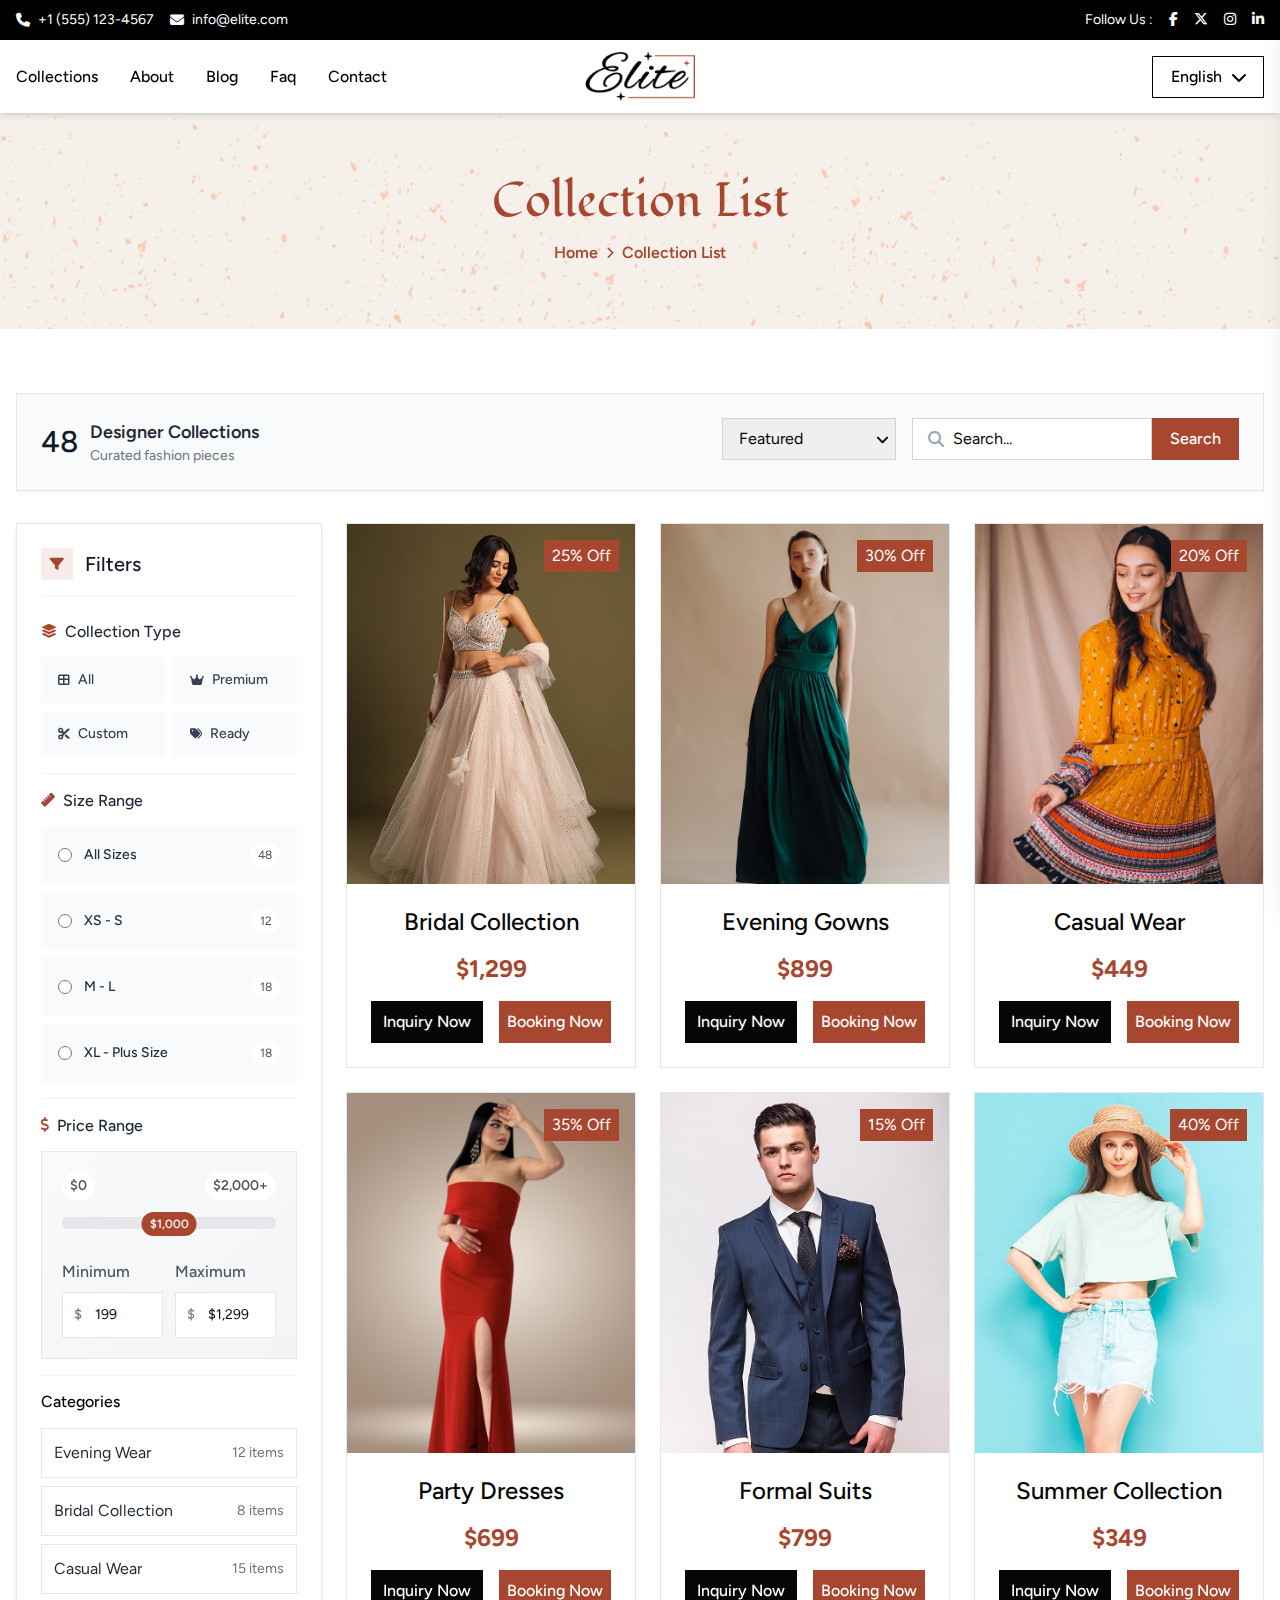
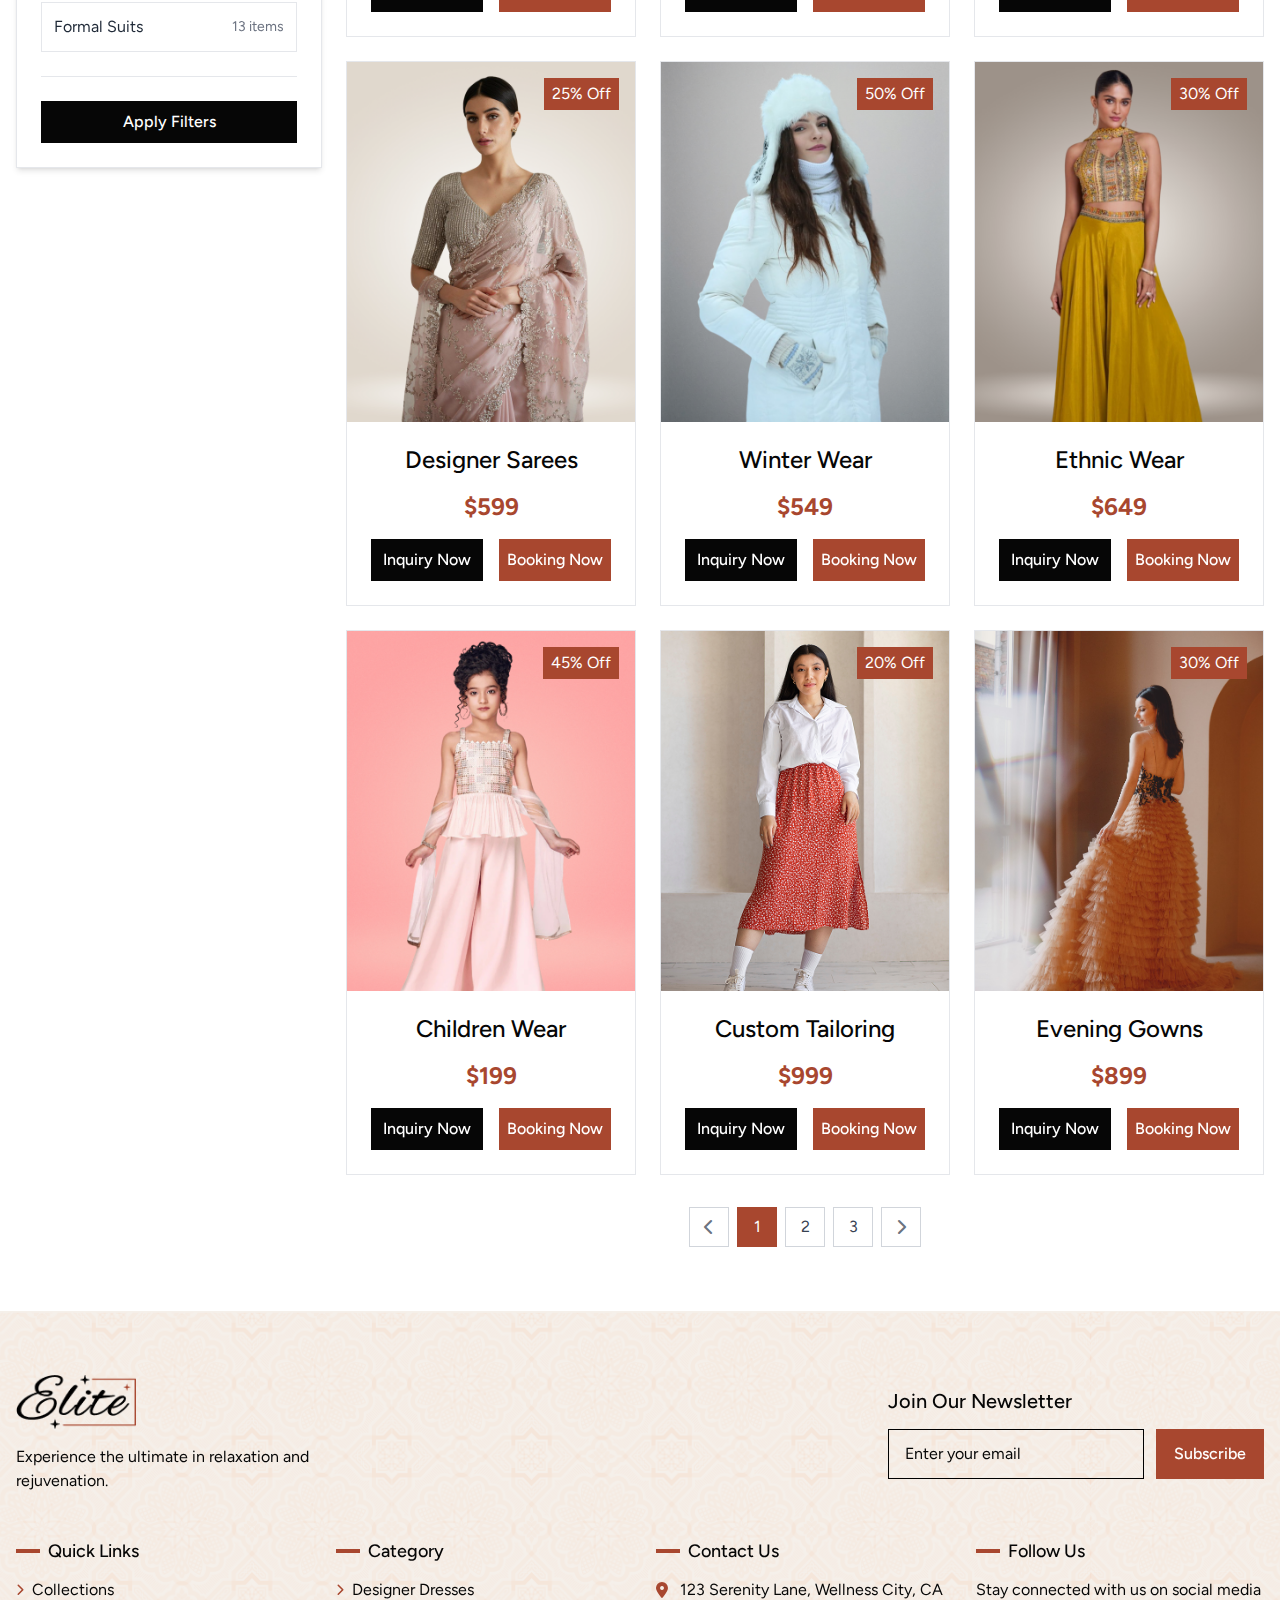
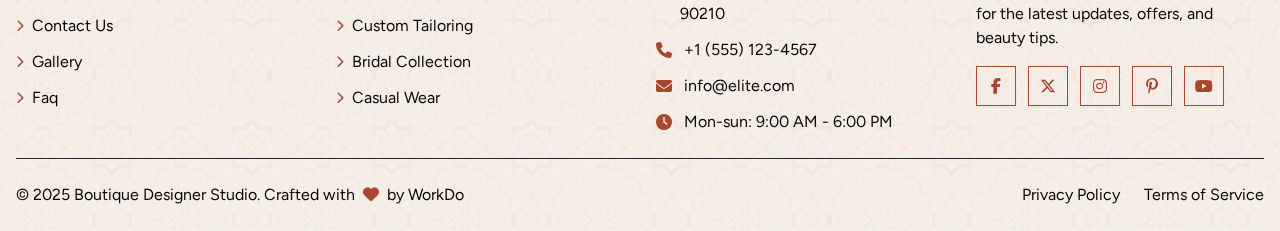
<file: collection-list.html>
<!DOCTYPE html>
<html lang="en">

<head>
  <meta charset="UTF-8" />
  <title>Boutique Designer Studio | WorkDo</title>
  <meta name="author" content="Workdo" />
  <meta name="viewport" content="width=device-width, initial-scale=1.0, maximum-scale=1">
  <meta name="description"
    content="Boutique Designer Studio by Workdo offers creative fashion solutions, custom designs, and modern styling for a unique brand experience.">
  <meta name="keywords"
    content="Boutique Studio, Fashion Design, Workdo, Designer Clothing, Custom Wear, Styling Solutions, Fashion Boutique">
  <link rel="icon" href="assets/images/favicon.png" />
  <link href="https://fonts.googleapis.com/css2?family=Figtree:ital,wght@0,300..900;1,300..900&family=Fondamento:ital@0;1&display=swap" rel="stylesheet">
  <link rel="stylesheet" href="assets/css/all.min.css" />
  <link rel="stylesheet" href="assets/css/swiper-bundle.min.css" />
  <script src="assets/js/tailwind.js"></script>
  <link rel="stylesheet" href="assets/css/style.css" />
</head>

<body>
    <div class="overlay"></div>
    <div
        class="bg-black text-white py-2.5 relative overflow-hidden hidden lg:block">
        <div
            class="md:container w-full mx-auto px-4">
            <div
            class="flex flex-col sm:flex-row justify-between items-center text-sm">
            <div class="flex items-center gap-4 mb-2 sm:mb-0">
                <span class="flex items-center">
                <i class="fas fa-phone me-2"></i>
                <a href="tel:+1 (555) 123-4567">+1 (555) 123-4567</a>
                </span>
                <span class="flex items-center">
                <i class="fas fa-envelope me-2"></i>
                <a href="mailto:info@elite.com">info@elite.com</a>
                </span>
            </div>
            <div class="flex items-center">
                <p>Follow Us :</p>
                <div class="flex items-center gap-4 ms-4">
                <a href="javascript:;"
                    class="text-white hover:scale-105 transition-all duration-300">
                    <i class="fab fa-facebook-f"></i>
                </a>
                <a href="javascript:;"
                    class="text-white hover:scale-105 transition-all duration-300">
                    <i class="fab fa-x-twitter"></i>
                </a>
                <a href="javascript:;"
                    class="text-white hover:scale-105 transition-all duration-300">
                    <i class="fab fa-instagram"></i>
                </a>
                <a href="javascript:;"
                    class="text-white hover:scale-105 transition-all duration-300">
                    <i class="fab fa-linkedin-in"></i>
                </a>
                </div>
            </div>
            </div>
        </div>
    </div>  
    <header class="sticky top-0 w-full z-[3] bg-white shadow-md transition-all">
        <div class="md:container w-full mx-auto px-4">
        <div class="flex justify-between items-center py-3">
            <!-- Desktop Nav -->
            <nav class="hidden lg:block flex-1">
            <ul class="flex lg:gap-x-8 gap-x-4">
                <li>
                <a href="collection-list.html"
                    class="hover:text-primary font-medium transition-all duration-300 capitalize">Collections</a>
                </li>
                <li> <a href="about.html"
                    class="hover:text-primary font-medium transition-all duration-300 capitalize">About</a>
                </li>
                <li>
                <a href="blog.html"
                    class="hover:text-primary font-medium transition-all duration-300 capitalize">Blog</a>
                </li>
                <li>
                <a href="faq.html"
                    class="hover:text-primary font-medium transition-all duration-300 capitalize">Faq</a>
                </li>
                <li>
                <a href="contact.html"
                    class="hover:text-primary font-medium transition-all duration-300 capitalize">Contact</a>
                </li>
            </ul>
            </nav>
            <div class="logo-col">
            <h1>
                <a href="index.html" class="lg:max-w-[110px] max-w-[95px] w-full block">
                <img src="assets/images/logo.png" alt="Boutique Designer Studio Logo" loading="lazy">
                </a>
            </h1>
            </div>
            <div class="hidden lg:flex flex-1 justify-end">
              <div class="relative md:inline-block hidden text-start h-auto" id="language-dropdown-desktop">
                  <button type="button"
                  class="inline-flex items-center h-full justify-center min-w-28 text-black border border-black lg:px-4 px-3 py-2 bg-white font-medium focus:outline-none focus:ring- focus:ring-offset-2 focus:ring-primary"
                  id="language-button-desktop">
                  <span id="selected-language-desktop" class="flex-1">English</span>
                  <i class="fas fa-chevron-down ms-2"></i>
                  </button>
                  <div
                  class="origin-top-right absolute end-0 mt-2 w-full shadow-lg bg-white ring-1 border border-black ring-black ring-opacity-5 focus:outline-none transition-all transform duration-100 hidden"
                  id="language-menu-desktop">
                  <div class="py-1">
                      <a href="javascript:void(0)"
                      class="block px-4 py-2 text-black transition-all duration-300 hover:bg-light"
                      data-lang="English">English</a>
                      <a href="javascript:void(0)"
                      class="block px-4 py-2 text-black transition-all duration-300 hover:bg-light"
                      data-lang="Spanish">Spanish</a>
                      <a href="javascript:void(0)"
                      class="block px-4 py-2 text-black transition-all duration-300 hover:bg-light"
                      data-lang="French">French</a>
                      <a href="javascript:void(0)"
                      class="block px-4 py-2 text-black transition-all duration-300 hover:bg-light"
                      data-lang="German">German</a>
                  </div>
                  </div>
              </div>
            </div>

            <button class="lg:hidden" id="mobile-menu-toggle">
            <i class="fas fa-bars text-xl"></i>
            </button>
        </div>
        </div>
    </header>

    <main>
      <section class="lg:py-16 py-10 relative z-[1]">
            <div class="common-banner-bg absolute inset-0 w-full h-full z-[-1]">
                <img src="assets/images/common-banner-bg.png" alt="background-image" loading="lazy" class="w-full h-full object-cover rtl:scale-x-[-1]">
            </div>
            <div class="md:container w-full mx-auto px-4">
                <div class="text-primary text-center">
                    <h2 class="lg:text-5xl sm:text-4xl text-3xl !leading-[1] font-semibold font-heading">Collection List</h2>
                    <ul class="md:mt-4 mt-3 flex flex-wrap items-center font-semibold capitalize justify-center">
                        <li class="flex items-center capitalize">
                            <a href="index.html">Home</a>
                            <i class="fas fa-chevron-right mx-2 text-xs rtl:scale-x-[-1]"></i>
                        </li>
                        <li class="capitalize">Collection List</li>
                    </ul>
                </div>
            </div>
      </section>
      <section class="lg:py-16 py-10">
        <div class="md:container w-full mx-auto px-4 ">
          <!-- Filter Header -->
          <div class="bg-gray-50 lg:p-6 p-4 shadow-sm border lg:mb-8 mb-5">
              <div class="flex justify-between items-start flex-wrap gap-4">
                  <div class="flex-1">
                      <div class="flex items-center gap-3">
                          <h2 class="md:text-3xl text-2xl font-bold text-gray-900">48</h2>
                          <div>
                              <p class="md:text-lg text-base font-semibold text-gray-800">Designer Collections</p>
                              <p class="text-sm text-gray-500">Curated fashion pieces</p>
                          </div>
                      </div>
                  </div>
                  <div class="flex items-center gap-4 flex-wrap">
                    <button id="filter-icon" class="lg:hidden btn">
                          <i class="fas fa-filter"></i>
                      </button>
                          <select class="px-4 py-2  border border-gray-300 focus:ring-2 focus:ring-primary/20 focus:border-primary outline-none form-input">
                              <option>Featured</option>
                              <option>Price: Low to High</option>
                              <option>Price: High to Low</option>
                              <option>Newest First</option>
                              <option>Most Popular</option>
                          </select>
                      <div class="flex overflow-hidden">
                          <div class="relative flex-1">
                              <i class="fas fa-search absolute start-4 top-1/2 transform -translate-y-1/2 text-gray-400"></i>
                              <input type="text" class="w-full px-4 py-2  border border-gray-300 focus:ring-2 focus:ring-primary/20 focus:border-primary outline-none ps-10" placeholder="Search...">
                          </div>
                          <button class="btn">
                              Search
                          </button>
                      </div>
                  </div>
              </div>
          </div>
          
          <div class="flex flex-col lg:flex-row gap-6">
              <!-- Filters Sidebar - Modern Design -->
              <div class="fixed top-0 start-0 w-80 max-w-full h-full lg:z-0 z-[100] transform transition-transform duration-300 ease-in-out  lg:translate-x-0 lg:w-1/4 lg:h-auto lg:sticky lg:top-10 -translate-x-full" id="mobile-filter">
                  <div class="bg-white xl:p-6 p-4 sticky top-6 shadow-md border lg:h-auto h-full overflow-y-auto">
                      <div class="flex justify-between items-center mb-6 pb-4 border-b border-gray-100">
                          <div class="flex items-center gap-3">
                              <div class="w-8 h-8 bg-primary/10 flex items-center justify-center">
                                  <i class="fas fa-filter text-primary text-sm"></i>
                              </div>
                              <h3 class="font-bold text-xl text-gray-900">Filters</h3>
                          </div>
                          <button id="filter-close" class="lg:hidden w-8 h-8 bg-gray-100 hover:bg-gray-200 flex items-center justify-center transition-colors">
                              <i class="fas fa-times text-gray-600"></i>
                          </button>
                      </div>
                      
                      <!-- Collection Type - Modern Chips -->
                      <div class="mb-4 pb-4 border-b border-gray-100">
                          <h4 class="font-semibold mb-4 text-gray-800 flex items-center gap-2">
                              <i class="fas fa-layer-group text-primary text-sm"></i>
                              Collection Type
                          </h4>
                          <div class="grid grid-cols-2 gap-2">
                            <!-- All -->
                            <button class="filter-chip xl:px-4 lg:px-2 px-4 py-3 text-sm font-medium text-gray-700 bg-gray-50 hover:bg-primary hover:text-white focus:text-white focus:bg-primary transition-all duration-300 border border-transparent hover:border-primary flex items-center gap-2">
                              <i class="fas fa-th-large text-xs"></i> All
                            </button>
                          
                            <!-- Premium -->
                            <button class="filter-chip xl:px-4 lg:px-2 px-4 py-3 text-sm font-medium text-gray-700 bg-gray-50 hover:bg-primary hover:text-white focus:text-white focus:bg-primary transition-all duration-300 border border-transparent hover:border-primary flex items-center gap-2">
                              <i class="fas fa-crown text-xs"></i> Premium
                            </button>
                          
                            <!-- Custom -->
                            <button class="filter-chip xl:px-4 lg:px-2 px-4 py-3 text-sm font-medium text-gray-700 bg-gray-50 hover:bg-primary hover:text-white focus:text-white focus:bg-primary transition-all duration-300 border border-transparent hover:border-primary flex items-center gap-2">
                              <i class="fas fa-scissors text-xs"></i> Custom
                            </button>
                          
                            <!-- Ready -->
                            <button class="filter-chip xl:px-4 lg:px-2 px-4 py-3 text-sm font-medium text-gray-700 bg-gray-50 hover:bg-primary hover:text-white focus:text-white focus:bg-primary transition-all duration-300 border border-transparent hover:border-primary flex items-center gap-2">
                              <i class="fas fa-tags text-xs"></i> Ready
                            </button>
                          </div>
                          
                      </div>
                      
                      <!-- Size Range - Card Style -->
                      <div class="mb-4 pb-4 border-b border-gray-100">
                          <h4 class="font-semibold mb-4 text-gray-800 flex items-center gap-2">
                              <i class="fas fa-ruler text-primary text-sm"></i>
                              Size Range
                          </h4>
                          <div class="space-y-2">
                              <label class="group flex items-center justify-between p-4 bg-gray-50 hover:bg-primary/5 cursor-pointer transition-all duration-300 border border-transparent hover:border-primary/20">
                                  <div class="flex items-center gap-3 w-full">
                                      <input type="radio" name="size_range" value="all" class="w-4 h-4 text-primary border-gray-300 focus:ring-primary">
                                      <div class="flex justify-between items-center w-full">
                                          <span class="text-gray-800 group-hover:text-primary font-medium text-sm">All Sizes</span>
                                          <span class="bg-white px-2 py-1 rounded-full text-xs text-gray-600 group-hover:bg-primary/10">48</span>
                                      </div>
                                  </div>
                              </label>
                              <label class="group flex items-center justify-between p-4 bg-gray-50 hover:bg-primary/5 cursor-pointer transition-all duration-300 border border-transparent hover:border-primary/20">
                                  <div class="flex items-center gap-3 w-full">
                                      <input type="radio" name="size_range" value="xs-s" class="w-4 h-4 text-primary border-gray-300 focus:ring-primary">
                                      <div class="flex justify-between items-center w-full">
                                          <span class="text-gray-800 group-hover:text-primary font-medium text-sm">XS - S</span>
                                          <span class="bg-white px-2 py-1 rounded-full text-xs text-gray-600 group-hover:bg-primary/10">12</span>
                                      </div>
                                  </div>
                              </label>
                              <label class="group flex items-center justify-between p-4 bg-gray-50 hover:bg-primary/5 cursor-pointer transition-all duration-300 border border-transparent hover:border-primary/20">
                                  <div class="flex items-center gap-3 w-full">
                                      <input type="radio" name="size_range" value="m-l" class="w-4 h-4 text-primary border-gray-300 focus:ring-primary">
                                      <div class="flex justify-between items-center w-full">
                                          <span class="text-gray-800 group-hover:text-primary font-medium text-sm">M - L</span>
                                          <span class="bg-white px-2 py-1 rounded-full text-xs text-gray-600 group-hover:bg-primary/10">18</span>
                                      </div>
                                  </div>
                              </label>
                              <label class="group flex items-center justify-between p-4 bg-gray-50 hover:bg-primary/5 cursor-pointer transition-all duration-300 border border-transparent hover:border-primary/20">
                                  <div class="flex items-center gap-3 w-full">
                                      <input type="radio" name="size_range" value="xl-plus" class="w-4 h-4 text-primary border-gray-300 focus:ring-primary">
                                      <div class="flex justify-between items-center w-full">
                                          <span class="text-gray-800 group-hover:text-primary font-medium text-sm">XL - Plus Size</span>
                                          <span class="bg-white px-2 py-1 rounded-full text-xs text-gray-600 group-hover:bg-primary/10">18</span>
                                      </div>
                                  </div>
                              </label>
                          </div>
                      </div>
                      
                      <!-- Price Range - Slider Style -->
                      <div class="mb-4 pb-4 border-b border-gray-100">
                          <h4 class="font-semibold mb-4 text-gray-800 flex items-center gap-2">
                              <i class="fas fa-dollar-sign text-primary text-sm"></i>
                              Price Range
                          </h4>
                          <div class="bg-gradient-to-br from-gray-50 to-gray-100 p-5 border">
                              <div class="flex justify-between mb-3">
                                  <span class="text-sm font-semibold text-gray-600 bg-white px-2 py-1 rounded-full">$0</span>
                                  <span class="text-sm font-semibold text-gray-600 bg-white px-2 py-1 rounded-full">$2,000+</span>
                              </div>
                              <div class="relative mb-6">
                                  <input type="range" min="0" max="2000" value="1000" class="w-full h-3 bg-gray-200 appearance-none cursor-pointer slider">
                                  <div class="absolute top-1/2 left-1/2 transform -translate-x-1/2 -translate-y-1/2 bg-primary text-white text-xs px-2 py-1 rounded-full font-medium">$1,000</div>
                              </div>
                              <div class="grid grid-cols-2 xl:gap-3 gap-2">
                                  <div>
                                      <label class="block font-medium text-gray-600 mb-2">Minimum</label>
                                      <div class="relative">
                                          <span class="absolute left-3 top-1/2 transform -translate-y-1/2 text-gray-500 text-sm">$</span>
                                          <input type="text" class="w-full xl:ps-8 ps-6 pe-3 py-3 text-sm border border-gray-200 focus:outline-none focus:ring-2 focus:ring-primary/20 focus:border-primary bg-white" value="199">
                                      </div>
                                  </div>
                                  <div>
                                      <label class="block font-medium text-gray-600 mb-2">Maximum</label>
                                      <div class="relative">
                                          <span class="absolute left-3 top-1/2 transform -translate-y-1/2 text-gray-500 text-sm">$</span>
                                          <input type="text" class="w-full xl:ps-8 ps-6 pe-3 py-3 text-sm border border-gray-200 focus:outline-none focus:ring-2 focus:ring-primary/20 focus:border-primary bg-white" value="$1,299">
                                      </div>
                                  </div>
                              </div>
                          </div> 
                      </div>
                      
                      <!-- Categories - Modern Accordion -->
                      <div class="md:mb-6 border-b md:pb-6 pb-4 mb-4">
                          <h4 class="font-semibold mb-4">Categories</h4>
                          <div class="space-y-4">
                            <div class="space-y-2">
                              <button class="flex items-center gap-2 flex-wrap justify-between p-3 w-full hover:border-primary focus:border-primary  cursor-pointer border">
                                  <span class="text-gray-800 xl:text-base text-sm">Evening Wear</span>
                                  <span class="text-gray-500 text-sm">12 items</span>
                              </button>
                              <button class="flex items-center gap-2 flex-wrap justify-between p-3 w-full hover:border-primary focus:border-primary  cursor-pointer border">
                                      <span class="text-gray-800 xl:text-base text-sm">Bridal Collection</span>
                                  <span class="text-gray-500 text-sm">8 items</span>
                              </button>
                              <button class="flex items-center gap-2 flex-wrap justify-between p-3 w-full hover:border-primary focus:border-primary  cursor-pointer border">
                                      <span class="text-gray-800 xl:text-base text-sm">Casual Wear</span>
                                  <span class="text-gray-500 text-sm">15 items</span>
                              </button>
                              <button class="flex items-center gap-2 flex-wrap justify-between p-3 w-full hover:border-primary focus:border-primary  cursor-pointer border">
                                      <span class="text-gray-800 xl:text-base text-sm">Formal Suits</span>
                                  <span class="text-gray-500 text-sm">13 items</span>
                              </button>
                            </div>
                          </div>
                      </div>
                      <button class="btn btn-secondary w-full">Apply Filters</button>

                  </div>
              </div>
              <div class="lg:w-3/4">
                  <div class="grid xl:grid-cols-3 sm:grid-cols-2 grid-cols-1 md:gap-6 gap-5">
                    <div class="collection-card relative h-full flex flex-col hover:shadow-md md:shadow-none shadow-md group bg-white transition-all duration-300 border">
                      <div class="relative pt-[125%] overflow-hidden">
                        <img src="assets/images/collection-img01.png" alt="Collection Image" loading="lazy" class="absolute inset-0 w-full h-full object-cover group-hover:scale-110 transition-transform duration-500">
                        <div class="discount absolute top-4 end-4 bg-primary md:text-base text-sm text-white px-2 py-1">25% Off</div>
                        <div class="discount absolute top-4 start-4 md:opacity-0 md:invisible group-hover:opacity-100 group-hover:visible transition-all duration-300">
                          <a href="collection-details.html" class="btn !p-1.5 md:text-sm text-xs">
                            <i class="fa-solid fa-eye"></i>
                          </a>
                        </div>
                      </div>
                      <div class="text-center md:p-6 p-4 h-full flex flex-col">
                        <h3 class="md:mb-4 mb-3 md:text-2xl text-xl"><a href="collection-details.html">Bridal Collection</a></h3>
                        <div class="h-full flex flex-col justify-end">
                          <p class="md:text-2xl text-xl font-bold text-primary md:mb-4 mb-3">$1,299</p>
                          <div class="flex gap-4">
                            <a href="inquiry.html" class="btn btn-secondary !px-1 flex-1">Inquiry Now</a>
                            <a href="booking.html" class="btn !px-1 flex-1">Booking Now</a>
                          </div>
                        </div>
                      </div>
                    </div>
                    <div class="collection-card relative h-full flex flex-col hover:shadow-md md:shadow-none shadow-md group bg-white transition-all duration-300 border">
                      <div class="relative pt-[125%] overflow-hidden">
                        <img src="assets/images/collection-img02.png" alt="Collection Image" loading="lazy" class="absolute inset-0 w-full h-full object-cover group-hover:scale-110 transition-transform duration-500">
                        <div class="discount absolute top-4 end-4 bg-primary md:text-base text-sm text-white px-2 py-1">30% Off</div>
                        <div class="discount absolute top-4 start-4 md:opacity-0 md:invisible group-hover:opacity-100 group-hover:visible transition-all duration-300">
                          <a href="collection-details.html" class="btn !p-1.5 md:text-sm text-xs">
                            <i class="fa-solid fa-eye"></i>
                          </a>
                        </div>
                      </div>
                      <div class="text-center md:p-6 p-4 h-full flex flex-col">
                        <h3 class="md:mb-4 mb-3 md:text-2xl text-xl"><a href="collection-details.html">Evening Gowns</a></h3>
                        <div class="h-full flex flex-col justify-end">
                          <p class="md:text-2xl text-xl font-bold text-primary md:mb-4 mb-3">$899</p>
                          <div class="flex gap-4">
                            <a href="inquiry.html" class="btn btn-secondary !px-1 flex-1">Inquiry Now</a>
                            <a href="booking.html" class="btn !px-1 flex-1">Booking Now</a>
                          </div>
                        </div>
                      </div>
                    </div>
                    <div class="collection-card relative h-full flex flex-col hover:shadow-md md:shadow-none shadow-md group bg-white transition-all duration-300 border">
                      <div class="relative pt-[125%] overflow-hidden">
                        <img src="assets/images/collection-img03.png" alt="Collection Image" loading="lazy" class="absolute inset-0 w-full h-full object-cover group-hover:scale-110 transition-transform duration-500">
                        <div class="discount absolute top-4 end-4 bg-primary md:text-base text-sm text-white px-2 py-1">20% Off</div>
                        <div class="discount absolute top-4 start-4 md:opacity-0 md:invisible group-hover:opacity-100 group-hover:visible transition-all duration-300">
                          <a href="collection-details.html" class="btn !p-1.5 md:text-sm text-xs">
                            <i class="fa-solid fa-eye"></i>
                          </a>
                        </div>
                      </div>
                      <div class="text-center md:p-6 p-4 h-full flex flex-col">
                        <h3 class="md:mb-4 mb-3 md:text-2xl text-xl"><a href="collection-details.html">Casual Wear</a></h3>
                        <div class="h-full flex flex-col justify-end">
                          <p class="md:text-2xl text-xl font-bold text-primary md:mb-4 mb-3">$449</p>
                          <div class="flex gap-4">
                            <a href="inquiry.html" class="btn btn-secondary !px-1 flex-1">Inquiry Now</a>
                            <a href="booking.html" class="btn !px-1 flex-1">Booking Now</a>
                          </div>
                        </div>
                      </div>
                    </div>
                    <div class="collection-card relative h-full flex flex-col hover:shadow-md md:shadow-none shadow-md group bg-white transition-all duration-300 border">
                      <div class="relative pt-[125%] overflow-hidden">
                        <img src="assets/images/collection-img04.png" alt="Collection Image" loading="lazy" class="absolute inset-0 w-full h-full object-cover group-hover:scale-110 transition-transform duration-500">
                        <div class="discount absolute top-4 end-4 bg-primary md:text-base text-sm text-white px-2 py-1">35% Off</div>
                        <div class="discount absolute top-4 start-4 md:opacity-0 md:invisible group-hover:opacity-100 group-hover:visible transition-all duration-300">
                          <a href="collection-details.html" class="btn !p-1.5 md:text-sm text-xs">
                            <i class="fa-solid fa-eye"></i>
                          </a>
                        </div>
                      </div>
                      <div class="text-center md:p-6 p-4 h-full flex flex-col">
                        <h3 class="md:mb-4 mb-3 md:text-2xl text-xl"><a href="collection-details.html">Party Dresses</a></h3>
                        <div class="h-full flex flex-col justify-end">
                          <p class="md:text-2xl text-xl font-bold text-primary md:mb-4 mb-3">$699</p>
                          <div class="flex gap-4">
                            <a href="inquiry.html" class="btn btn-secondary !px-1 flex-1">Inquiry Now</a>
                            <a href="booking.html" class="btn !px-1 flex-1">Booking Now</a>
                          </div>
                        </div>
                      </div>
                    </div>
                    <div class="collection-card relative h-full flex flex-col hover:shadow-md md:shadow-none shadow-md group bg-white transition-all duration-300 border">
                      <div class="relative pt-[125%] overflow-hidden">
                        <img src="assets/images/collection-img05.png" alt="Collection Image" loading="lazy" class="absolute inset-0 w-full h-full object-cover group-hover:scale-110 transition-transform duration-500">
                        <div class="discount absolute top-4 end-4 bg-primary md:text-base text-sm text-white px-2 py-1">15% Off</div>
                        <div class="discount absolute top-4 start-4 md:opacity-0 md:invisible group-hover:opacity-100 group-hover:visible transition-all duration-300">
                          <a href="collection-details.html" class="btn !p-1.5 md:text-sm text-xs">
                            <i class="fa-solid fa-eye"></i>
                          </a>
                        </div>
                      </div>
                      <div class="text-center md:p-6 p-4 h-full flex flex-col">
                        <h3 class="md:mb-4 mb-3 md:text-2xl text-xl"><a href="collection-details.html">Formal Suits</a></h3>
                        <div class="h-full flex flex-col justify-end">
                          <p class="md:text-2xl text-xl font-bold text-primary md:mb-4 mb-3">$799</p>
                          <div class="flex gap-4">
                            <a href="inquiry.html" class="btn btn-secondary !px-1 flex-1">Inquiry Now</a>
                            <a href="booking.html" class="btn !px-1 flex-1">Booking Now</a>
                          </div>
                        </div>
                      </div>
                    </div>
                    <div class="collection-card relative h-full flex flex-col hover:shadow-md md:shadow-none shadow-md group bg-white transition-all duration-300 border">
                      <div class="relative pt-[125%] overflow-hidden">
                        <img src="assets/images/collection-img06.png" alt="Collection Image" loading="lazy" class="absolute inset-0 w-full h-full object-cover group-hover:scale-110 transition-transform duration-500">
                        <div class="discount absolute top-4 end-4 bg-primary md:text-base text-sm text-white px-2 py-1">40% Off</div>
                        <div class="discount absolute top-4 start-4 md:opacity-0 md:invisible group-hover:opacity-100 group-hover:visible transition-all duration-300">
                          <a href="collection-details.html" class="btn !p-1.5 md:text-sm text-xs">
                            <i class="fa-solid fa-eye"></i>
                          </a>
                        </div>
                      </div>
                      <div class="text-center md:p-6 p-4 h-full flex flex-col">
                        <h3 class="md:mb-4 mb-3 md:text-2xl text-xl"><a href="collection-details.html">Summer Collection</a></h3>
                        <div class="h-full flex flex-col justify-end">
                          <p class="md:text-2xl text-xl font-bold text-primary md:mb-4 mb-3">$349</p>
                          <div class="flex gap-4">
                            <a href="inquiry.html" class="btn btn-secondary !px-1 flex-1">Inquiry Now</a>
                            <a href="booking.html" class="btn !px-1 flex-1">Booking Now</a>
                          </div>
                        </div>
                      </div>
                    </div>
                    <div class="collection-card relative h-full flex flex-col hover:shadow-md md:shadow-none shadow-md group bg-white transition-all duration-300 border">
                      <div class="relative pt-[125%] overflow-hidden">
                        <img src="assets/images/collection-img07.png" alt="Collection Image" loading="lazy" class="absolute inset-0 w-full h-full object-cover group-hover:scale-110 transition-transform duration-500">
                        <div class="discount absolute top-4 end-4 bg-primary md:text-base text-sm text-white px-2 py-1">25% Off</div>
                        <div class="discount absolute top-4 start-4 md:opacity-0 md:invisible group-hover:opacity-100 group-hover:visible transition-all duration-300">
                          <a href="collection-details.html" class="btn !p-1.5 md:text-sm text-xs">
                            <i class="fa-solid fa-eye"></i>
                          </a>
                        </div>
                      </div>
                      <div class="text-center md:p-6 p-4 h-full flex flex-col">
                        <h3 class="md:mb-4 mb-3 md:text-2xl text-xl"><a href="collection-details.html">Designer Sarees</a></h3>
                        <div class="h-full flex flex-col justify-end">
                          <p class="md:text-2xl text-xl font-bold text-primary md:mb-4 mb-3">$599</p>
                          <div class="flex gap-4">
                            <a href="inquiry.html" class="btn btn-secondary !px-1 flex-1">Inquiry Now</a>
                            <a href="booking.html" class="btn !px-1 flex-1">Booking Now</a>
                          </div>
                        </div>
                      </div>
                    </div>
                    <div class="collection-card relative h-full flex flex-col hover:shadow-md md:shadow-none shadow-md group bg-white transition-all duration-300 border">
                      <div class="relative pt-[125%] overflow-hidden">
                        <img src="assets/images/collection-img08.png" alt="Collection Image" loading="lazy" class="absolute inset-0 w-full h-full object-cover group-hover:scale-110 transition-transform duration-500">
                        <div class="discount absolute top-4 end-4 bg-primary md:text-base text-sm text-white px-2 py-1">50% Off</div>
                        <div class="discount absolute top-4 start-4 md:opacity-0 md:invisible group-hover:opacity-100 group-hover:visible transition-all duration-300">
                          <a href="collection-details.html" class="btn !p-1.5 md:text-sm text-xs">
                            <i class="fa-solid fa-eye"></i>
                          </a>
                        </div>
                      </div>
                      <div class="text-center md:p-6 p-4 h-full flex flex-col">
                        <h3 class="md:mb-4 mb-3 md:text-2xl text-xl"><a href="collection-details.html">Winter Wear</a></h3>
                        <div class="h-full flex flex-col justify-end">
                          <p class="md:text-2xl text-xl font-bold text-primary md:mb-4 mb-3">$549</p>
                          <div class="flex gap-4">
                            <a href="inquiry.html" class="btn btn-secondary !px-1 flex-1">Inquiry Now</a>
                            <a href="booking.html" class="btn !px-1 flex-1">Booking Now</a>
                          </div>
                        </div>
                      </div>
                    </div>
                    <div class="collection-card relative h-full flex flex-col hover:shadow-md md:shadow-none shadow-md group bg-white transition-all duration-300 border">
                      <div class="relative pt-[125%] overflow-hidden">
                        <img src="assets/images/collection-img09.png" alt="Collection Image" loading="lazy" class="absolute inset-0 w-full h-full object-cover group-hover:scale-110 transition-transform duration-500">
                        <div class="discount absolute top-4 end-4 bg-primary md:text-base text-sm text-white px-2 py-1">30% Off</div>
                        <div class="discount absolute top-4 start-4 md:opacity-0 md:invisible group-hover:opacity-100 group-hover:visible transition-all duration-300">
                          <a href="collection-details.html" class="btn !p-1.5 md:text-sm text-xs">
                            <i class="fa-solid fa-eye"></i>
                          </a>
                        </div>
                      </div>
                      <div class="text-center md:p-6 p-4 h-full flex flex-col">
                        <h3 class="md:mb-4 mb-3 md:text-2xl text-xl"><a href="collection-details.html">Ethnic Wear</a></h3>
                        <div class="h-full flex flex-col justify-end">
                          <p class="md:text-2xl text-xl font-bold text-primary md:mb-4 mb-3">$649</p>
                          <div class="flex gap-4">
                            <a href="inquiry.html" class="btn btn-secondary !px-1 flex-1">Inquiry Now</a>
                            <a href="booking.html" class="btn !px-1 flex-1">Booking Now</a>
                          </div>
                        </div>
                      </div>
                    </div>
                    <div class="collection-card relative h-full flex flex-col hover:shadow-md md:shadow-none shadow-md group bg-white transition-all duration-300 border">
                      <div class="relative pt-[125%] overflow-hidden">
                        <img src="assets/images/collection-img10.png" alt="Collection Image" loading="lazy" class="absolute inset-0 w-full h-full object-cover group-hover:scale-110 transition-transform duration-500">
                        <div class="discount absolute top-4 end-4 bg-primary md:text-base text-sm text-white px-2 py-1">45% Off</div>
                        <div class="discount absolute top-4 start-4 md:opacity-0 md:invisible group-hover:opacity-100 group-hover:visible transition-all duration-300">
                          <a href="collection-details.html" class="btn !p-1.5 md:text-sm text-xs">
                            <i class="fa-solid fa-eye"></i>
                          </a>
                        </div>
                      </div>
                      <div class="text-center md:p-6 p-4 h-full flex flex-col">
                        <h3 class="md:mb-4 mb-3 md:text-2xl text-xl"><a href="collection-details.html">Children Wear</a></h3>
                        <div class="h-full flex flex-col justify-end">
                          <p class="md:text-2xl text-xl font-bold text-primary md:mb-4 mb-3">$199</p>
                          <div class="flex gap-4">
                            <a href="inquiry.html" class="btn btn-secondary !px-1 flex-1">Inquiry Now</a>
                            <a href="booking.html" class="btn !px-1 flex-1">Booking Now</a>
                          </div>
                        </div>
                      </div>
                    </div>
                    <div class="collection-card relative h-full flex flex-col hover:shadow-md md:shadow-none shadow-md group bg-white transition-all duration-300 border">
                      <div class="relative pt-[125%] overflow-hidden">
                        <img src="assets/images/collection-img11.png" alt="Collection Image" loading="lazy" class="absolute inset-0 w-full h-full object-cover group-hover:scale-110 transition-transform duration-500">
                        <div class="discount absolute top-4 end-4 bg-primary md:text-base text-sm text-white px-2 py-1">20% Off</div>
                        <div class="discount absolute top-4 start-4 md:opacity-0 md:invisible group-hover:opacity-100 group-hover:visible transition-all duration-300">
                          <a href="collection-details.html" class="btn !p-1.5 md:text-sm text-xs">
                            <i class="fa-solid fa-eye"></i>
                          </a>
                        </div>
                      </div>
                      <div class="text-center md:p-6 p-4 h-full flex flex-col">
                        <h3 class="md:mb-4 mb-3 md:text-2xl text-xl"><a href="collection-details.html">Custom Tailoring</a></h3>
                        <div class="h-full flex flex-col justify-end">
                          <p class="md:text-2xl text-xl font-bold text-primary md:mb-4 mb-3">$999</p>
                          <div class="flex gap-4">
                            <a href="inquiry.html" class="btn btn-secondary !px-1 flex-1">Inquiry Now</a>
                            <a href="booking.html" class="btn !px-1 flex-1">Booking Now</a>
                          </div>
                        </div>
                      </div>
                    </div>
                    <div class="collection-card relative h-full flex flex-col hover:shadow-md md:shadow-none shadow-md group bg-white transition-all duration-300 border">
                      <div class="relative pt-[125%] overflow-hidden">
                        <img src="assets/images/collection-img12.png" alt="Collection Image" loading="lazy" class="absolute inset-0 w-full h-full object-cover group-hover:scale-110 transition-transform duration-500">
                        <div class="discount absolute top-4 end-4 bg-primary md:text-base text-sm text-white px-2 py-1">30% Off</div>
                        <div class="discount absolute top-4 start-4 md:opacity-0 md:invisible group-hover:opacity-100 group-hover:visible transition-all duration-300">
                          <a href="collection-details.html" class="btn !p-1.5 md:text-sm text-xs">
                            <i class="fa-solid fa-eye"></i>
                          </a>
                        </div>
                      </div>
                      <div class="text-center md:p-6 p-4 h-full flex flex-col">
                        <h3 class="md:mb-4 mb-3 md:text-2xl text-xl"><a href="collection-details.html">Evening Gowns</a></h3>
                        <div class="h-full flex flex-col justify-end">
                          <p class="md:text-2xl text-xl font-bold text-primary md:mb-4 mb-3">$899</p>
                          <div class="flex gap-4">
                            <a href="inquiry.html" class="btn btn-secondary !px-1 flex-1">Inquiry Now</a>
                            <a href="booking.html" class="btn !px-1 flex-1">Booking Now</a>
                          </div>
                        </div>
                      </div>
                    </div>
                  </div>
                  <div class="flex justify-center lg:mt-8 mt-5">
                    <nav class="flex gap-2">
                      <button class="px-3 py-2 flex items-center justify-center h-10 w-10 text-gray-500 hover:text-white hover:bg-primary transition border border-gray-300">
                      <i class="fas fa-chevron-left rtl:scale-x-[-1]"></i>
                      </button>
                      <button class="px-3 py-2 flex items-center justify-center h-10 w-10 bg-primary text-white">
                        1
                      </button>
                      <button class="px-3 py-2 flex items-center justify-center h-10 w-10 text-gray-700 hover:text-white hover:bg-primary transition border border-gray-300">
                        2
                      </button>
                      <button class="px-3 py-2 flex items-center justify-center h-10 w-10 text-gray-700 hover:text-white hover:bg-primary transition border border-gray-300">
                        3
                      </button>
                      <button class="px-3 py-2 flex items-center justify-center h-10 w-10 text-gray-500 hover:text-white hover:bg-primary transition border border-gray-300">
                      <i class="fas fa-chevron-right rtl:scale-x-[-1]"></i>
                      </button>
                    </nav>
                  </div>
              </div>
          </div>
        </div>
      </section>
    </main>    

    <footer class="relative lg:pt-16 pt-10 z-[1]">
      <div class="absolute inset-0 w-full h-full z-[-1]">
        <img src="assets/images/footer-bg.png" alt="Background Image" loading="lazy" class="w-full h-full object-cover">
      </div>
      <div class="md:container w-full mx-auto px-4">
        <div
          class="flex flex-col md:flex-row justify-between md:items-center xl:mb-12 lg:mb-10 mb-6">
          <div class="mb-4 md:mb-0">
            <a href="javascript:void(0)"
            class="logo md:max-w-[120px] max-w-[90px] block mb-4">
            <img src="assets/images/logo.png" alt="Boutique Designer Studio Logo"
              class="w-full h-full">
          </a>
            <p class="md:max-w-xs">
              Experience the ultimate in relaxation and rejuvenation.
            </p>
          </div>

          <div class="w-full md:w-auto">
            <h3 class="md:text-xl text-lg mb-4">
              Join Our Newsletter
            </h3>
            <div class="flex gap-3 flex-wrap subscribe-col">
              <input type="email" placeholder="Enter your email"
                class="px-4 md:py-3 py-2 border border-black bg-transparent focus:outline-none focus:ring-1 focus:ring-primary focus:border-primary sm:w-64 flex-1">
              <button
                class="btn">
                Subscribe
              </button>
            </div>
          </div>
        </div>
        <div
          class="grid grid-cols-1 md:grid-cols-2 lg:grid-cols-4 xl:gap-x-8 gap-x-6 lg:gap-y-12 gap-y-6">
          <div>
            <h3 class="text-lg md:mb-4 mb-2 flex items-center">
              <span class="w-6 h-1 bg-primary me-2"></span>
              Quick Links
            </h3>
            <ul class="space-y-3 md:text-base text-sm">
              <li>
                <a href="collection-list.html"
                  class="hover:text-primary transition-all duration-300 flex items-center"><i
                    class="fas fa-chevron-right text-xs me-2 text-primary"></i>
                  Collections</a>
              </li>
              <li>
                <a href="contact.html"
                  class="hover:text-primary transition-all duration-300 flex items-center"><i
                    class="fas fa-chevron-right text-xs me-2 text-primary"></i>
                  Contact Us</a>
              </li>
              <li>
                <a href="gallery.html"
                  class="hover:text-primary transition-all duration-300 flex items-center"><i
                    class="fas fa-chevron-right text-xs me-2 text-primary"></i>
                  Gallery</a>
              </li>
              <li>
                <a href="faq.html"
                  class="hover:text-primary transition-all duration-300 flex items-center"><i
                    class="fas fa-chevron-right text-xs me-2 text-primary"></i>
                  Faq</a>
              </li>
            </ul>
          </div>

          <div>
            <h3 class="text-lg md:mb-4 mb-2 flex items-center">
              <span class="w-6 h-1 bg-primary me-2"></span>
              Category
            </h3>
            <ul class="space-y-3 md:text-base text-sm">
              <li>
                <a href="collection-details.html"
                  class="hover:text-primary transition-all duration-300 flex items-center"><i
                    class="fas fa-chevron-right text-xs me-2 text-primary"></i>
                  Designer Dresses</a>
              </li>
              <li>
                <a href="collection-details.html"
                  class="hover:text-primary transition-all duration-300 flex items-center"><i
                    class="fas fa-chevron-right text-xs me-2 text-primary"></i>
                  Custom Tailoring</a>
              </li>
              <li>
                <a href="collection-details.html"
                  class="hover:text-primary transition-all duration-300 flex items-center"><i
                    class="fas fa-chevron-right text-xs me-2 text-primary"></i>
                  Bridal Collection</a>
              </li>
              <li>
                <a href="collection-details.html"
                  class="hover:text-primary transition-all duration-300 flex items-center"><i
                    class="fas fa-chevron-right text-xs me-2 text-primary"></i>
                  Casual Wear</a>
              </li>
            </ul>
          </div>

          <div class="md:text-base text-sm">
            <h3 class="text-lg md:mb-4 mb-2 flex items-center">
              <span class="w-6 h-1 bg-primary me-2"></span>
              Contact Us
            </h3>
            <ul class="space-y-3">
              <li class="flex items-start">
                <i class="fas fa-map-marker-alt mt-1 me-3 text-primary"></i>
                <span>123 Serenity Lane, Wellness City, CA 90210</span>
              </li>
              <li class="flex items-center">
                <i class="fas fa-phone me-3 text-primary"></i>
                <a href="tel:+1 (555) 123-4567" tabindex="0">
                  +1 (555) 123-4567
                </a>
              </li>
              <li class="flex items-center">
                <i class="fas fa-envelope me-3 text-primary"></i>
                <a href="mailto:info@elite.com">info@elite.com</a>
              </li>
              <li class="flex items-center">
                <i class="fas fa-clock me-3 text-primary"></i>
                <span>Mon-sun: 9:00 AM - 6:00 PM</span>
              </li>
            </ul>
          </div>

          <div>
            <h3 class="text-lg md:mb-4 mb-2 flex items-center">
              <span class="w-6 h-1 bg-primary me-2"></span>
              Follow Us
            </h3>
            <p class="mb-4">
              Stay connected with us on social media for the latest updates,
              offers, and beauty tips.
            </p>
            <div class="flex flex-wrap gap-3">
              <a href="javascript:;"
                class="border border-primary text-primary hover:bg-primary hover:text-white transition-all duration-300 flex items-center justify-center xl:w-10 xl:h-10 w-8 h-8 shadow-sm">
                <i class="fab fa-facebook-f"></i>
              </a>
              <a href="javascript:;"
                class="border border-primary text-primary hover:bg-primary hover:text-white transition-all duration-300 flex items-center justify-center xl:w-10 xl:h-10 w-8 h-8 shadow-sm">
                <i class="fab fa-x-twitter"></i>
              </a>
              <a href="javascript:;"
                class="border border-primary text-primary hover:bg-primary hover:text-white transition-all duration-300 flex items-center justify-center xl:w-10 xl:h-10 w-8 h-8 shadow-sm">
                <i class="fab fa-instagram"></i>
              </a>
              <a href="javascript:;"
                class="border border-primary text-primary hover:bg-primary hover:text-white transition-all duration-300 flex items-center justify-center xl:w-10 xl:h-10 w-8 h-8 shadow-sm">
                <i class="fab fa-pinterest-p"></i>
              </a>
              <a href="javascript:;"
                class="border border-primary text-primary hover:bg-primary hover:text-white transition-all duration-300 flex items-center justify-center xl:w-10 xl:h-10 w-8 h-8 shadow-sm">
                <i class="fab fa-youtube"></i>
              </a>
            </div>
          </div>
        </div>
        <!-- Bottom Footer -->
        <div
          class="border-t border-gray-800 md:py-6 py-4 flex flex-col md:flex-row justify-between md:items-center mt-6">
          <p class="mb-4 md:mb-0">
            © 2025 Boutique Designer Studio. Crafted with <i
              class="fas fa-heart text-primary mx-1"></i> by WorkDo
          </p>
          <div class="flex items-center gap-6 md:text-base text-sm">
            <a href="privacy-policy.html"
              class="hover:text-primary transition-colors">Privacy Policy</a>
            <a href="terms-condition.html"
              class="hover:text-primary transition-colors">Terms of Service</a>
          </div>
        </div>
      </div>
    </footer>
    <div id="mobile-menu"
    class="mobile-menu fixed inset-y-0 end-0 z-50 bg-white shadow-xl transform translate-x-full rtl:-translate-x-full transition-transform duration-300 max-w-[325px] w-full ease-in-out overflow-y-auto">
    <div class="flex justify-between items-center px-4 py-3 border-b">
      <a href="index.html" class="block max-w-[85px] w-full">
            <img src="assets/images/logo.png" alt="Boutique Designer Studio Logo" class="logo-img">
        </a>
      <button id="close-mobile-menu" class="text-gray-600 hover:text-primary transition-colors">
        <i class="fas fa-times text-xl"></i>
      </button>
    </div>
    <div class="p-4">
      <div class="mb-4">
        <div class="relative block text-start h-auto" id="language-dropdown-mobile">
          <button type="button"
            class="inline-flex items-center h-full justify-start text-start w-full text-black border border-black md:px-4 px-[10px] py-[7.5px] bg-white text-sm font-medium focus:outline-none focus:ring- focus:ring-offset-2 focus:ring-primary"
            id="language-button-mobile">
            <span id="selected-language-mobile" class="flex-1">English</span>
            <i class="fas fa-chevron-down ms-2"></i>
          </button>
          <div
            class="origin-top-right absolute end-0 mt-2 w-full shadow-lg bg-white border-black border transition-all transform duration-100 hidden"
            id="language-menu-mobile">
            <div class="py-1">
              <a href="javascript:void(0)"
                class="block px-4 py-2 text-sm transition-all duration-300 hover:bg-light"
                data-lang="English">English</a>
              <a href="javascript:void(0)"
                class="block px-4 py-2 text-sm transition-all duration-300 hover:bg-light"
                data-lang="Spanish">Spanish</a>
              <a href="javascript:void(0)"
                class="block px-4 py-2 text-sm transition-all duration-300 hover:bg-light"
                data-lang="French">French</a>
              <a href="javascript:void(0)"
                class="block px-4 py-2 text-sm transition-all duration-300 hover:bg-light"
                data-lang="German">German</a>
            </div>
          </div>
        </div>
      </div>
      <ul class="flex flex-col space-y-2 md:text-base text-sm">
       <li>
          <a href="collection-details.html"
            class="hover:text-primary transition-all duration-300 capitalize p-2 border block shadow-sm">Collections</a>
        </li>
        <li> <a href="about.html"
            class="hover:text-primary transition-all duration-300 capitalize p-2 border block shadow-sm">About</a>
        </li>
        <li>
          <a href="blog.html"
            class="hover:text-primary transition-all duration-300 capitalize p-2 border block shadow-sm">Blog</a>
        </li>
        <li>
          <a href="faq.html"
            class="hover:text-primary transition-all duration-300 capitalize p-2 border block shadow-sm">Faq</a>
        </li>
        <li>
          <a href="contact.html"
            class="hover:text-primary transition-all duration-300 capitalize p-2 border block shadow-sm">Contact</a>
        </li>
      </ul>
      <div class="p-2 border mt-2 space-y-2 shadow-sm md:text-base text-sm">
          <span class="flex items-center">
            <i class="fas fa-phone me-2"></i>
            <a href="tel:+1 (555) 123-4567">+1 (555) 123-4567</a>
          </span>
          <span class="flex items-center">
            <i class="fas fa-envelope me-2"></i>
            <a href="mailto:info@elite.com">info@elite.com</a>
          </span>
          <div class="flex items-center">
              <p>Follow Us :</p>
              <div class="flex items-center gap-4 ms-4">
                <a href="javascript:;" class="hover:scale-105 transition-all duration-300">
                  <i class="fab fa-facebook-f"></i>
                </a>
                <a href="javascript:;" class="hover:scale-105 transition-all duration-300">
                  <i class="fab fa-x-twitter"></i>
                </a>
                <a href="javascript:;" class="hover:scale-105 transition-all duration-300">
                  <i class="fab fa-instagram"></i>
                </a>
                <a href="javascript:;" class="hover:scale-105 transition-all duration-300">
                  <i class="fab fa-linkedin-in"></i>
                </a>
              </div>
          </div>
        </div>
    </div>
  </div>
    <script src="assets/js/swiper-bundle.min.js" defer></script>
    <script src="assets/js/main.js" defer></script>
      <script>
      const filterIcon = document.getElementById('filter-icon');
      const filterOverlay = document.querySelector('.overlay');
      const mobileFilter = document.getElementById('mobile-filter');
      const filterClose = document.getElementById('filter-close');

      function openMobileFilter() {
        filterOverlay.classList.remove('hidden');
        filterOverlay.classList.add('open');
        mobileFilter.classList.remove('-translate-x-full'); // Slide in
        document.body.classList.add('no-scroll');
      }

      function closeMobileFilter() {
        filterOverlay.classList.remove('open');
        mobileFilter.classList.add('-translate-x-full'); // Slide out
        document.body.classList.remove('no-scroll');

        setTimeout(() => {
          filterOverlay.classList.add('hidden');
        }, 300); // match transition duration
      }

      // Event Listeners
      filterIcon?.addEventListener('click', openMobileFilter);
      filterClose?.addEventListener('click', closeMobileFilter);
      filterOverlay?.addEventListener('click', (e) => {
        if (!mobileFilter.contains(e.target)) {
          closeMobileFilter();
        }
      });

      window.addEventListener('resize', () => {
        if (window.innerWidth >= 1024) {
          if (!filterOverlay.classList.contains('hidden')) {
            closeMobileFilter();
          }
        }
      });
  </script>
</body>

</html>
</file>
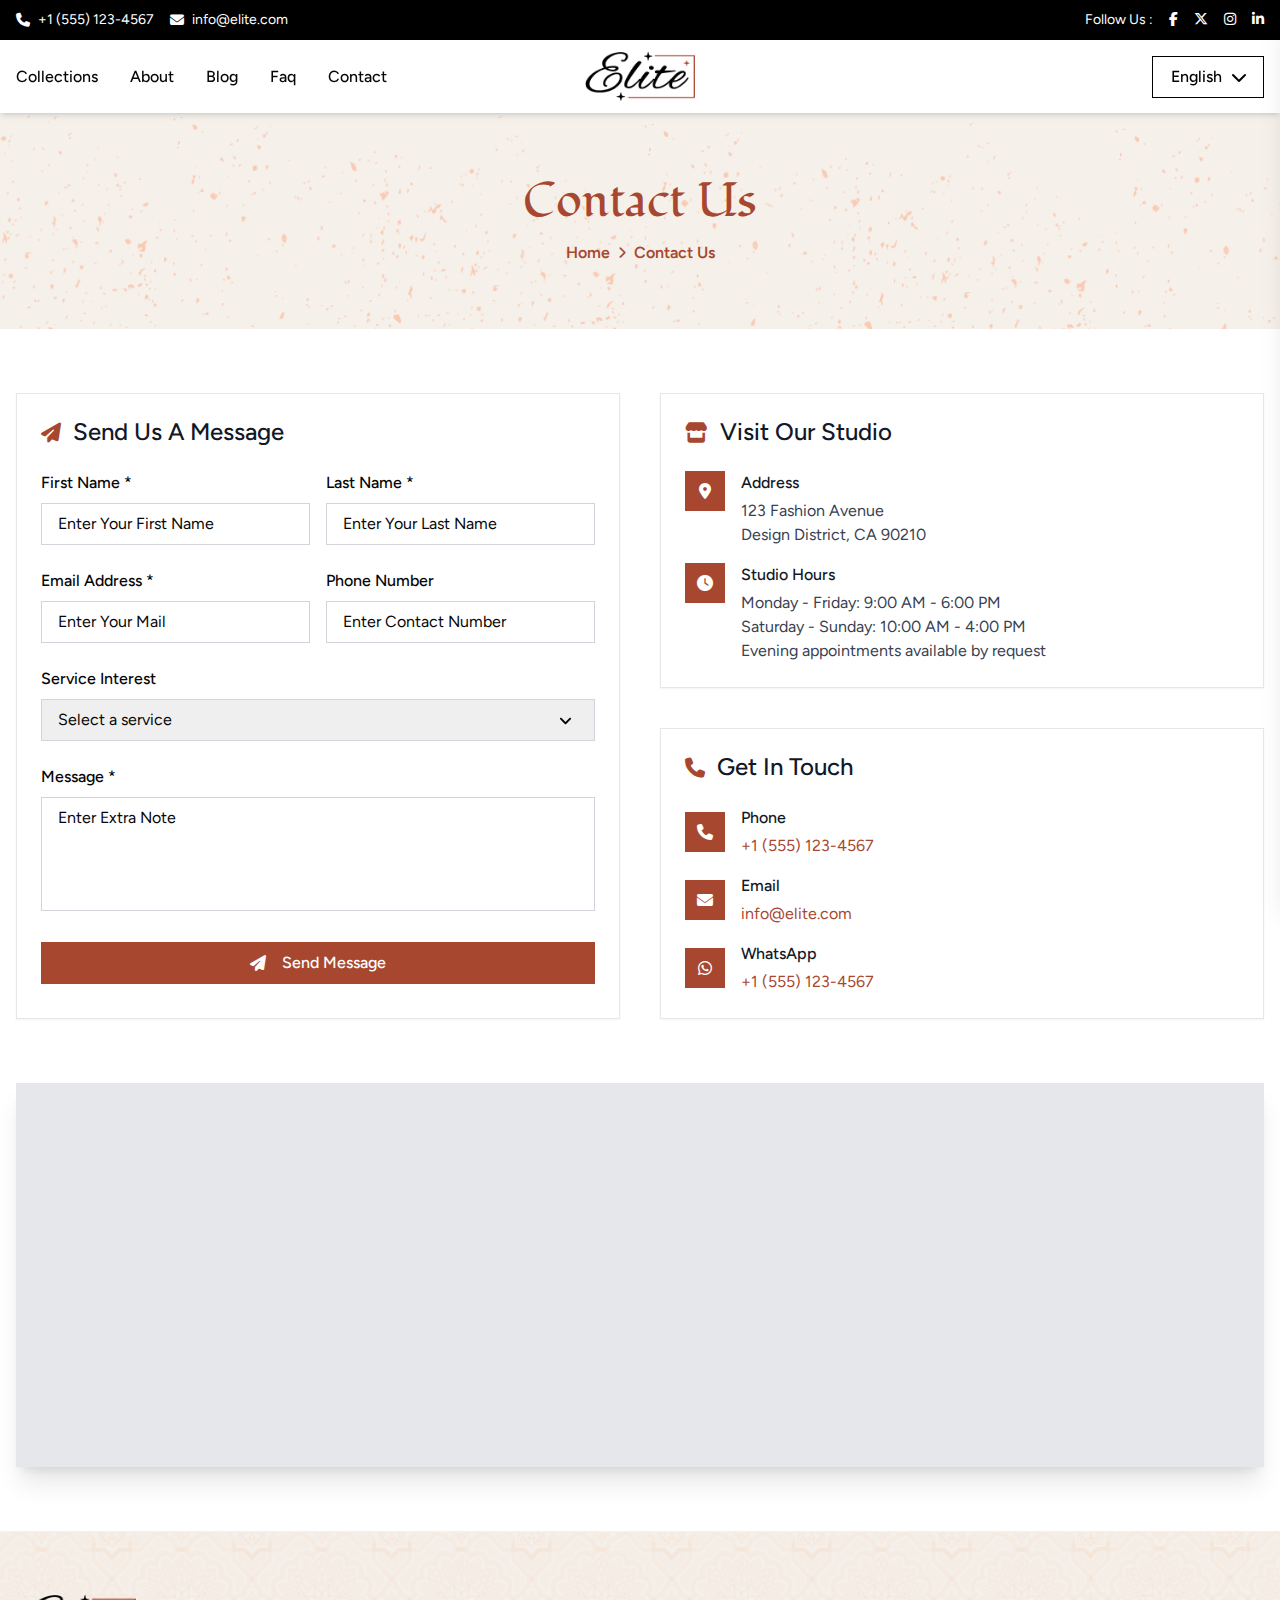
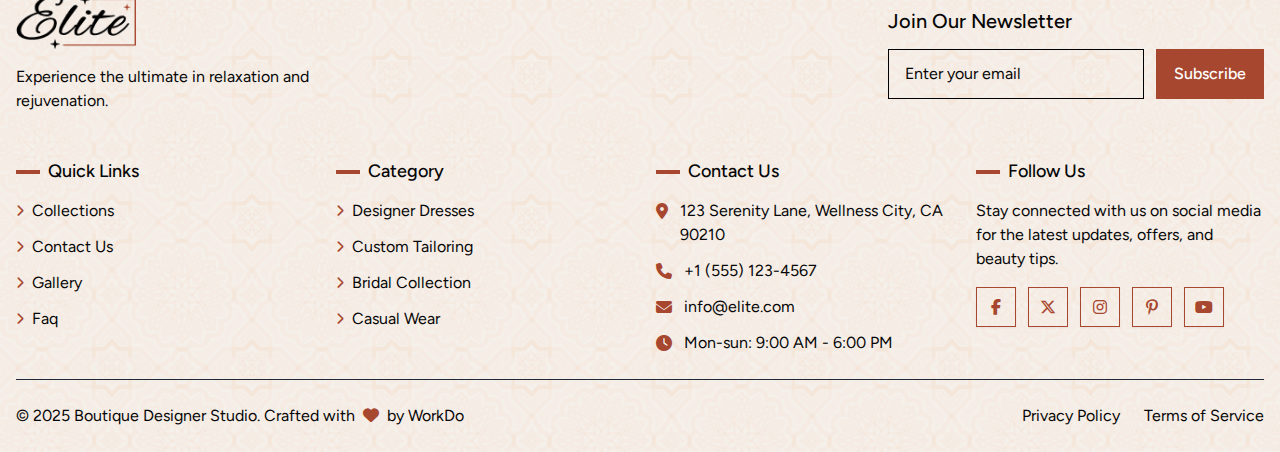
<file: contact.html>
<!DOCTYPE html>
<html lang="en">

<head>
  <meta charset="UTF-8" />
  <title>Boutique Designer Studio | WorkDo</title>
  <meta name="author" content="Workdo" />
  <meta name="viewport" content="width=device-width, initial-scale=1.0, maximum-scale=1">
  <meta name="description"
    content="Boutique Designer Studio by Workdo offers creative fashion solutions, custom designs, and modern styling for a unique brand experience.">
  <meta name="keywords"
    content="Boutique Studio, Fashion Design, Workdo, Designer Clothing, Custom Wear, Styling Solutions, Fashion Boutique">
  <link rel="icon" href="assets/images/favicon.png" />
  <link href="https://fonts.googleapis.com/css2?family=Figtree:ital,wght@0,300..900;1,300..900&family=Fondamento:ital@0;1&display=swap" rel="stylesheet">
  <link rel="stylesheet" href="assets/css/all.min.css" />
  <link rel="stylesheet" href="assets/css/swiper-bundle.min.css" />
  <script src="assets/js/tailwind.js"></script>
  <link rel="stylesheet" href="assets/css/style.css" />
</head>

<body>
    <div class="overlay"></div>
    <div
        class="bg-black text-white py-2.5 relative overflow-hidden hidden lg:block">
        <div
            class="md:container w-full mx-auto px-4">
            <div
            class="flex flex-col sm:flex-row justify-between items-center text-sm">
            <div class="flex items-center gap-4 mb-2 sm:mb-0">
                <span class="flex items-center">
                <i class="fas fa-phone me-2"></i>
                <a href="tel:+1 (555) 123-4567">+1 (555) 123-4567</a>
                </span>
                <span class="flex items-center">
                <i class="fas fa-envelope me-2"></i>
                <a href="mailto:info@elite.com">info@elite.com</a>
                </span>
            </div>
            <div class="flex items-center">
                <p>Follow Us :</p>
                <div class="flex items-center gap-4 ms-4">
                <a href="javascript:;"
                    class="text-white hover:scale-105 transition-all duration-300">
                    <i class="fab fa-facebook-f"></i>
                </a>
                <a href="javascript:;"
                    class="text-white hover:scale-105 transition-all duration-300">
                    <i class="fab fa-x-twitter"></i>
                </a>
                <a href="javascript:;"
                    class="text-white hover:scale-105 transition-all duration-300">
                    <i class="fab fa-instagram"></i>
                </a>
                <a href="javascript:;"
                    class="text-white hover:scale-105 transition-all duration-300">
                    <i class="fab fa-linkedin-in"></i>
                </a>
                </div>
            </div>
            </div>
        </div>
    </div>  
    <header class="sticky top-0 w-full z-[3] bg-white shadow-md transition-all">
        <div class="md:container w-full mx-auto px-4">
        <div class="flex justify-between items-center py-3">
            <!-- Desktop Nav -->
            <nav class="hidden lg:block flex-1">
            <ul class="flex lg:gap-x-8 gap-x-4">
                <li>
                <a href="collection-list.html"
                    class="hover:text-primary font-medium transition-all duration-300 capitalize">Collections</a>
                </li>
                <li> <a href="about.html"
                    class="hover:text-primary font-medium transition-all duration-300 capitalize">About</a>
                </li>
                <li>
                <a href="blog.html"
                    class="hover:text-primary font-medium transition-all duration-300 capitalize">Blog</a>
                </li>
                <li>
                <a href="faq.html"
                    class="hover:text-primary font-medium transition-all duration-300 capitalize">Faq</a>
                </li>
                <li>
                <a href="contact.html"
                    class="hover:text-primary font-medium transition-all duration-300 capitalize">Contact</a>
                </li>
            </ul>
            </nav>
            <div class="logo-col">
            <h1>
                <a href="index.html" class="lg:max-w-[110px] max-w-[95px] w-full block">
                <img src="assets/images/logo.png" alt="Boutique Designer Studio Logo" loading="lazy">
                </a>
            </h1>
            </div>
            <div class="hidden lg:flex flex-1 justify-end">
              <div class="relative md:inline-block hidden text-start h-auto" id="language-dropdown-desktop">
                  <button type="button"
                  class="inline-flex items-center h-full justify-center min-w-28 text-black border border-black lg:px-4 px-3 py-2 bg-white font-medium focus:outline-none focus:ring- focus:ring-offset-2 focus:ring-primary"
                  id="language-button-desktop">
                  <span id="selected-language-desktop" class="flex-1">English</span>
                  <i class="fas fa-chevron-down ms-2"></i>
                  </button>
                  <div
                  class="origin-top-right absolute end-0 mt-2 w-full shadow-lg bg-white ring-1 border border-black ring-black ring-opacity-5 focus:outline-none transition-all transform duration-100 hidden"
                  id="language-menu-desktop">
                  <div class="py-1">
                      <a href="javascript:void(0)"
                      class="block px-4 py-2 text-black transition-all duration-300 hover:bg-light"
                      data-lang="English">English</a>
                      <a href="javascript:void(0)"
                      class="block px-4 py-2 text-black transition-all duration-300 hover:bg-light"
                      data-lang="Spanish">Spanish</a>
                      <a href="javascript:void(0)"
                      class="block px-4 py-2 text-black transition-all duration-300 hover:bg-light"
                      data-lang="French">French</a>
                      <a href="javascript:void(0)"
                      class="block px-4 py-2 text-black transition-all duration-300 hover:bg-light"
                      data-lang="German">German</a>
                  </div>
                  </div>
              </div>
            </div>

            <button class="lg:hidden" id="mobile-menu-toggle">
            <i class="fas fa-bars text-xl"></i>
            </button>
        </div>
        </div>
    </header>

    <main>
      <section class="lg:py-16 py-10 relative z-[1]">
            <div class="common-banner-bg absolute inset-0 w-full h-full z-[-1]">
                <img src="assets/images/common-banner-bg.png" alt="background-image" loading="lazy" class="w-full h-full object-cover rtl:scale-x-[-1]">
            </div>
            <div class="md:container w-full mx-auto px-4">
                <div class="text-primary text-center">
                    <h2 class="lg:text-5xl sm:text-4xl text-3xl !leading-[1] font-semibold font-heading">Contact Us</h2>
                    <ul class="md:mt-4 mt-3 flex flex-wrap items-center font-semibold capitalize justify-center">
                        <li class="flex items-center capitalize">
                            <a href="index.html">Home</a>
                            <i class="fas fa-chevron-right mx-2 text-xs rtl:scale-x-[-1]"></i>
                        </li>
                        <li class="capitalize">Contact Us</li>
                    </ul>
                </div>
            </div>
        </section>
      <section class="lg:py-16 py-10">
      <div class="md:container w-full mx-auto px-4">
        <div class="grid lg:grid-cols-2 grid-cols-1 lg:gap-10 gap-5">
            <div class="bg-white lg:p-6 p-4 shadow-sm border border-gray-200">
              <div class="flex items-center gap-3 lg:mb-6 mb-4">
                <i class="fas fa-paper-plane text-primary text-xl"></i>
                <h2 class="md:text-2xl text-xl font-semibold text-gray-900">Send us a Message</h2>
              </div>

              <form class="lg:space-y-6 space-y-4">
                <div class="grid sm:grid-cols-2 gap-4">
                  <div>
                    <label for="firstName" class="block font-medium mb-2 md:text-base text-sm">First Name *</label>
                    <input type="text" id="firstName" name="firstName" required placeholder="Enter Your First Name"
                      class="w-full px-4 py-2  border border-gray-300 focus:ring-2 focus:ring-primary/20 focus:border-primary outline-none">
                  </div>
                  <div>
                    <label for="lastName" class="block font-medium mb-2 md:text-base text-sm">Last Name *</label>
                    <input type="text" id="lastName" name="lastName" required placeholder="Enter Your Last Name"
                      class="w-full px-4 py-2  border border-gray-300 focus:ring-2 focus:ring-primary/20 focus:border-primary outline-none">
                  </div>
                </div>
                <div class="grid sm:grid-cols-2 gap-4">

                <div>
                  <label for="email" class="block font-medium mb-2 md:text-base text-sm">Email Address *</label>
                  <input type="email" id="email" name="email" required placeholder="Enter Your Mail"
                    class="w-full px-4 py-2  border border-gray-300 focus:ring-2 focus:ring-primary/20 focus:border-primary outline-none">
                </div>

                <div>
                  <label for="phone" class="block font-medium mb-2 md:text-base text-sm">Phone Number</label>
                  <input type="number" id="phone" name="phone" placeholder="Enter Contact Number"
                    class="w-full px-4 py-2  border border-gray-300 focus:ring-2 focus:ring-primary/20 focus:border-primary outline-none">
                </div>
                </div>

                <div>
                  <label for="service" class="block font-medium mb-2 md:text-base text-sm">Service Interest</label>
                  <select id="service" name="service"
                    class="w-full px-4 py-2  border border-gray-300 focus:ring-2 focus:ring-primary/20 focus:border-primary outline-none form-input">
                    <option value="">Select a service</option>
                    <option value="custom-design">Custom Dress Design</option>
                    <option value="bridal">Bridal Collection</option>
                    <option value="styling">Personal Styling</option>
                    <option value="rental">Dress Rental</option>
                    <option value="alterations">Alterations</option>
                    <option value="consultation">General Consultation</option>
                  </select>
                </div>

                <div>
                  <label for="message" class="block font-medium mb-2 md:text-base text-sm">Message *</label>
                  <textarea id="message" name="message" rows="4" required placeholder="Enter Extra Note"
                    class="w-full px-4 py-2  border border-gray-300 focus:ring-2 focus:ring-primary/20 focus:border-primary outline-none resize-none"
                    placeholder="Tell us about your project, event date, style preferences, or any questions you have..."></textarea>
                </div>

                <button type="submit" class="w-full btn btn-primary">
                  <i class="fas fa-paper-plane mr-2"></i>
                  Send Message
                </button>
              </form>
            </div>
          <div class="lg:space-y-10 space-y-5">

            <!-- Studio Information -->
            <div class="bg-white lg:p-6 p-4 shadow-sm border border-gray-200">
              <div class="flex items-center gap-3 lg:mb-6 mb-4">
                <i class="fas fa-store text-primary text-xl"></i>
                <h3 class="md:text-2xl text-xl font-semibold text-gray-900">Visit Our Studio</h3>
              </div>

              <div class="space-y-4">
                <div class="flex items-start sm:gap-4 gap-3">
                  <div class="sm:w-10 sm:h-10 w-8 h-8 bg-primary flex items-center justify-center">
                      <i class="fas fa-map-marker-alt text-white"></i>
                  </div>
                  <div class="flex-1">
                    <p class="font-medium text-gray-900 mb-1 text-base">Address</p>
                    <p class="text-gray-700">123 Fashion Avenue<br>Design District, CA 90210</p>
                  </div>
                </div>

                <div class="flex items-start sm:gap-4 gap-2">
                  <div class="sm:w-10 sm:h-10 w-8 h-8 bg-primary flex items-center justify-center">
                    <i class="fas fa-clock text-white"></i>
                  </div>
                  <div class="flex-1">
                    <p class="font-medium text-gray-900 mb-1 text-base">Studio Hours</p>
                    <p class="text-gray-700">Monday - Friday: 9:00 AM - 6:00 PM<br>
                      Saturday - Sunday: 10:00 AM - 4:00 PM<br>
                      Evening appointments available by request</p>
                  </div>
                </div>
              </div>
            </div>

            <!-- Contact Methods -->
            <div class="bg-white lg:p-6 p-4 shadow-sm border border-gray-200">
              <div class="flex items-center gap-3 lg:mb-6 mb-4">
                <i class="fas fa-phone text-primary text-xl"></i>
                <h3 class="md:text-2xl text-xl font-semibold text-gray-900">Get in Touch</h3>
              </div>

              <div class="space-y-4">
                <div class="flex items-center gap-4">
                  <div class="sm:w-10 sm:h-10 w-8 h-8 bg-primary flex items-center justify-center">
                    <i class="fas fa-phone text-white"></i>
                  </div>
                  <div class="flex-1">
                    <p class="font-medium text-gray-900 mb-1">Phone</p>
                    <a href="tel:+15551234567" class="text-primary hover:underline">+1 (555) 123-4567</a>
                  </div>
                </div>

                <div class="flex items-center gap-4">
                  <div class="sm:w-10 sm:h-10 w-8 h-8 bg-primary flex items-center justify-center">
                    <i class="fas fa-envelope text-white"></i>
                  </div>
                  <div class="flex-1">
                    <p class="font-medium text-gray-900 mb-1">Email</p>
                    <a href="mailto:info@elite.com"
                      class="text-primary hover:underline break-all">info@elite.com</a>
                  </div>
                </div>

                <div class="flex items-center gap-4">
                  <div class="sm:w-10 sm:h-10 w-8 h-8 bg-primary flex items-center justify-center">
                    <i class="fab fa-whatsapp text-white"></i>
                  </div>
                  <div class="flex-1">
                    <p class="font-medium text-gray-900 mb-1">WhatsApp</p>
                    <a href="https://wa.me/15551234567" class="text-primary hover:underline">+1 (555) 123-4567</a>
                  </div>
                </div>
              </div>
            </div>

     
          </div>
        </div>
      </div>
    </section>

    <!-- Map Section -->
    <section class="lg:pb-16 pb-10">
      <div class="md:container w-full mx-auto px-4">
        <div class="bg-gray-200 h-80 flex items-center justify-center  shadow-xl lg:h-96">
          <iframe
            src="https://www.google.com/maps/embed?pb=!1m18!1m12!1m3!1d387193.30596598663!2d-74.25986581051912!3d40.69714941664915!2m3!1f0!2f0!3f0!3m2!1i1024!2i768!4f13.1!3m3!1m2!1s0x89c24fa5d33f083b%3A0xc80b8f06e177fe62!2sNew%20York%2C%20NY%2C%20USA!5e0!3m2!1sen!2sca!4v1652810855852!5m2!1sen!2sca"
            width="100%" height="100%" style="border:0;" allowfullscreen="" loading="lazy" class="block"
            referrerpolicy="no-referrer-when-downgrade">
          </iframe>
        </div>
      </div>
    </section>
    </main>

    <footer class="relative lg:pt-16 pt-10 z-[1]">
      <div class="absolute inset-0 w-full h-full z-[-1]">
        <img src="assets/images/footer-bg.png" alt="Background Image" loading="lazy" class="w-full h-full object-cover">
      </div>
      <div class="md:container w-full mx-auto px-4">
        <div
          class="flex flex-col md:flex-row justify-between md:items-center xl:mb-12 lg:mb-10 mb-6">
          <div class="mb-4 md:mb-0">
            <a href="javascript:void(0)"
            class="logo md:max-w-[120px] max-w-[90px] block mb-4">
            <img src="assets/images/logo.png" alt="Boutique Designer Studio Logo"
              class="w-full h-full">
          </a>
            <p class="md:max-w-xs">
              Experience the ultimate in relaxation and rejuvenation.
            </p>
          </div>

          <div class="w-full md:w-auto">
            <h3 class="md:text-xl text-lg mb-4">
              Join Our Newsletter
            </h3>
            <div class="flex gap-3 flex-wrap subscribe-col">
              <input type="email" placeholder="Enter your email"
                class="px-4 md:py-3 py-2 border border-black bg-transparent focus:outline-none focus:ring-1 focus:ring-primary focus:border-primary sm:w-64 flex-1">
              <button
                class="btn">
                Subscribe
              </button>
            </div>
          </div>
        </div>
        <div
          class="grid grid-cols-1 md:grid-cols-2 lg:grid-cols-4 xl:gap-x-8 gap-x-6 lg:gap-y-12 gap-y-6">
          <div>
            <h3 class="text-lg md:mb-4 mb-2 flex items-center">
              <span class="w-6 h-1 bg-primary me-2"></span>
              Quick Links
            </h3>
            <ul class="space-y-3 md:text-base text-sm">
              <li>
                <a href="collection-list.html"
                  class="hover:text-primary transition-all duration-300 flex items-center"><i
                    class="fas fa-chevron-right text-xs me-2 text-primary"></i>
                  Collections</a>
              </li>
              <li>
                <a href="contact.html"
                  class="hover:text-primary transition-all duration-300 flex items-center"><i
                    class="fas fa-chevron-right text-xs me-2 text-primary"></i>
                  Contact Us</a>
              </li>
              <li>
                <a href="gallery.html"
                  class="hover:text-primary transition-all duration-300 flex items-center"><i
                    class="fas fa-chevron-right text-xs me-2 text-primary"></i>
                  Gallery</a>
              </li>
              <li>
                <a href="faq.html"
                  class="hover:text-primary transition-all duration-300 flex items-center"><i
                    class="fas fa-chevron-right text-xs me-2 text-primary"></i>
                  Faq</a>
              </li>
            </ul>
          </div>

          <div>
            <h3 class="text-lg md:mb-4 mb-2 flex items-center">
              <span class="w-6 h-1 bg-primary me-2"></span>
              Category
            </h3>
            <ul class="space-y-3 md:text-base text-sm">
              <li>
                <a href="collection-details.html"
                  class="hover:text-primary transition-all duration-300 flex items-center"><i
                    class="fas fa-chevron-right text-xs me-2 text-primary"></i>
                  Designer Dresses</a>
              </li>
              <li>
                <a href="collection-details.html"
                  class="hover:text-primary transition-all duration-300 flex items-center"><i
                    class="fas fa-chevron-right text-xs me-2 text-primary"></i>
                  Custom Tailoring</a>
              </li>
              <li>
                <a href="collection-details.html"
                  class="hover:text-primary transition-all duration-300 flex items-center"><i
                    class="fas fa-chevron-right text-xs me-2 text-primary"></i>
                  Bridal Collection</a>
              </li>
              <li>
                <a href="collection-details.html"
                  class="hover:text-primary transition-all duration-300 flex items-center"><i
                    class="fas fa-chevron-right text-xs me-2 text-primary"></i>
                  Casual Wear</a>
              </li>
            </ul>
          </div>

          <div class="md:text-base text-sm">
            <h3 class="text-lg md:mb-4 mb-2 flex items-center">
              <span class="w-6 h-1 bg-primary me-2"></span>
              Contact Us
            </h3>
            <ul class="space-y-3">
              <li class="flex items-start">
                <i class="fas fa-map-marker-alt mt-1 me-3 text-primary"></i>
                <span>123 Serenity Lane, Wellness City, CA 90210</span>
              </li>
              <li class="flex items-center">
                <i class="fas fa-phone me-3 text-primary"></i>
                <a href="tel:+1 (555) 123-4567" tabindex="0">
                  +1 (555) 123-4567
                </a>
              </li>
              <li class="flex items-center">
                <i class="fas fa-envelope me-3 text-primary"></i>
                <a href="mailto:info@elite.com">info@elite.com</a>
              </li>
              <li class="flex items-center">
                <i class="fas fa-clock me-3 text-primary"></i>
                <span>Mon-sun: 9:00 AM - 6:00 PM</span>
              </li>
            </ul>
          </div>

          <div>
            <h3 class="text-lg md:mb-4 mb-2 flex items-center">
              <span class="w-6 h-1 bg-primary me-2"></span>
              Follow Us
            </h3>
            <p class="mb-4">
              Stay connected with us on social media for the latest updates,
              offers, and beauty tips.
            </p>
            <div class="flex flex-wrap gap-3">
              <a href="javascript:;"
                class="border border-primary text-primary hover:bg-primary hover:text-white transition-all duration-300 flex items-center justify-center xl:w-10 xl:h-10 w-8 h-8 shadow-sm">
                <i class="fab fa-facebook-f"></i>
              </a>
              <a href="javascript:;"
                class="border border-primary text-primary hover:bg-primary hover:text-white transition-all duration-300 flex items-center justify-center xl:w-10 xl:h-10 w-8 h-8 shadow-sm">
                <i class="fab fa-x-twitter"></i>
              </a>
              <a href="javascript:;"
                class="border border-primary text-primary hover:bg-primary hover:text-white transition-all duration-300 flex items-center justify-center xl:w-10 xl:h-10 w-8 h-8 shadow-sm">
                <i class="fab fa-instagram"></i>
              </a>
              <a href="javascript:;"
                class="border border-primary text-primary hover:bg-primary hover:text-white transition-all duration-300 flex items-center justify-center xl:w-10 xl:h-10 w-8 h-8 shadow-sm">
                <i class="fab fa-pinterest-p"></i>
              </a>
              <a href="javascript:;"
                class="border border-primary text-primary hover:bg-primary hover:text-white transition-all duration-300 flex items-center justify-center xl:w-10 xl:h-10 w-8 h-8 shadow-sm">
                <i class="fab fa-youtube"></i>
              </a>
            </div>
          </div>
        </div>
        <!-- Bottom Footer -->
        <div
          class="border-t border-gray-800 md:py-6 py-4 flex flex-col md:flex-row justify-between md:items-center mt-6">
          <p class="mb-4 md:mb-0">
            © 2025 Boutique Designer Studio. Crafted with <i
              class="fas fa-heart text-primary mx-1"></i> by WorkDo
          </p>
          <div class="flex items-center gap-6 md:text-base text-sm">
            <a href="privacy-policy.html"
              class="hover:text-primary transition-colors">Privacy Policy</a>
            <a href="terms-condition.html"
              class="hover:text-primary transition-colors">Terms of Service</a>
          </div>
        </div>
      </div>
    </footer>
    <div id="mobile-menu"
    class="mobile-menu fixed inset-y-0 end-0 z-50 bg-white shadow-xl transform translate-x-full rtl:-translate-x-full transition-transform duration-300 max-w-[325px] w-full ease-in-out overflow-y-auto">
    <div class="flex justify-between items-center px-4 py-3 border-b">
      <a href="index.html" class="block max-w-[85px] w-full">
            <img src="assets/images/logo.png" alt="Boutique Designer Studio Logo" class="logo-img">
        </a>
      <button id="close-mobile-menu" class="text-gray-600 hover:text-primary transition-colors">
        <i class="fas fa-times text-xl"></i>
      </button>
    </div>
    <div class="p-4">
      <div class="mb-4">
        <div class="relative block text-start h-auto" id="language-dropdown-mobile">
          <button type="button"
            class="inline-flex items-center h-full justify-start text-start w-full text-black border border-black md:px-4 px-[10px] py-[7.5px] bg-white text-sm font-medium focus:outline-none focus:ring- focus:ring-offset-2 focus:ring-primary"
            id="language-button-mobile">
            <span id="selected-language-mobile" class="flex-1">English</span>
            <i class="fas fa-chevron-down ms-2"></i>
          </button>
          <div
            class="origin-top-right absolute end-0 mt-2 w-full shadow-lg bg-white border-black border transition-all transform duration-100 hidden"
            id="language-menu-mobile">
            <div class="py-1">
              <a href="javascript:void(0)"
                class="block px-4 py-2 text-sm transition-all duration-300 hover:bg-light"
                data-lang="English">English</a>
              <a href="javascript:void(0)"
                class="block px-4 py-2 text-sm transition-all duration-300 hover:bg-light"
                data-lang="Spanish">Spanish</a>
              <a href="javascript:void(0)"
                class="block px-4 py-2 text-sm transition-all duration-300 hover:bg-light"
                data-lang="French">French</a>
              <a href="javascript:void(0)"
                class="block px-4 py-2 text-sm transition-all duration-300 hover:bg-light"
                data-lang="German">German</a>
            </div>
          </div>
        </div>
      </div>
      <ul class="flex flex-col space-y-2 md:text-base text-sm">
       <li>
          <a href="collection-details.html"
            class="hover:text-primary transition-all duration-300 capitalize p-2 border block shadow-sm">Collections</a>
        </li>
        <li> <a href="about.html"
            class="hover:text-primary transition-all duration-300 capitalize p-2 border block shadow-sm">About</a>
        </li>
        <li>
          <a href="blog.html"
            class="hover:text-primary transition-all duration-300 capitalize p-2 border block shadow-sm">Blog</a>
        </li>
        <li>
          <a href="faq.html"
            class="hover:text-primary transition-all duration-300 capitalize p-2 border block shadow-sm">Faq</a>
        </li>
        <li>
          <a href="contact.html"
            class="hover:text-primary transition-all duration-300 capitalize p-2 border block shadow-sm">Contact</a>
        </li>
      </ul>
      <div class="p-2 border mt-2 space-y-2 shadow-sm md:text-base text-sm">
          <span class="flex items-center">
            <i class="fas fa-phone me-2"></i>
            <a href="tel:+1 (555) 123-4567">+1 (555) 123-4567</a>
          </span>
          <span class="flex items-center">
            <i class="fas fa-envelope me-2"></i>
            <a href="mailto:info@elite.com">info@elite.com</a>
          </span>
          <div class="flex items-center">
              <p>Follow Us :</p>
              <div class="flex items-center gap-4 ms-4">
                <a href="javascript:;" class="hover:scale-105 transition-all duration-300">
                  <i class="fab fa-facebook-f"></i>
                </a>
                <a href="javascript:;" class="hover:scale-105 transition-all duration-300">
                  <i class="fab fa-x-twitter"></i>
                </a>
                <a href="javascript:;" class="hover:scale-105 transition-all duration-300">
                  <i class="fab fa-instagram"></i>
                </a>
                <a href="javascript:;" class="hover:scale-105 transition-all duration-300">
                  <i class="fab fa-linkedin-in"></i>
                </a>
              </div>
          </div>
        </div>
    </div>
  </div>
    <script src="assets/js/swiper-bundle.min.js" defer></script>
    <script src="assets/js/main.js" defer></script>
</body>

</html>
</file>
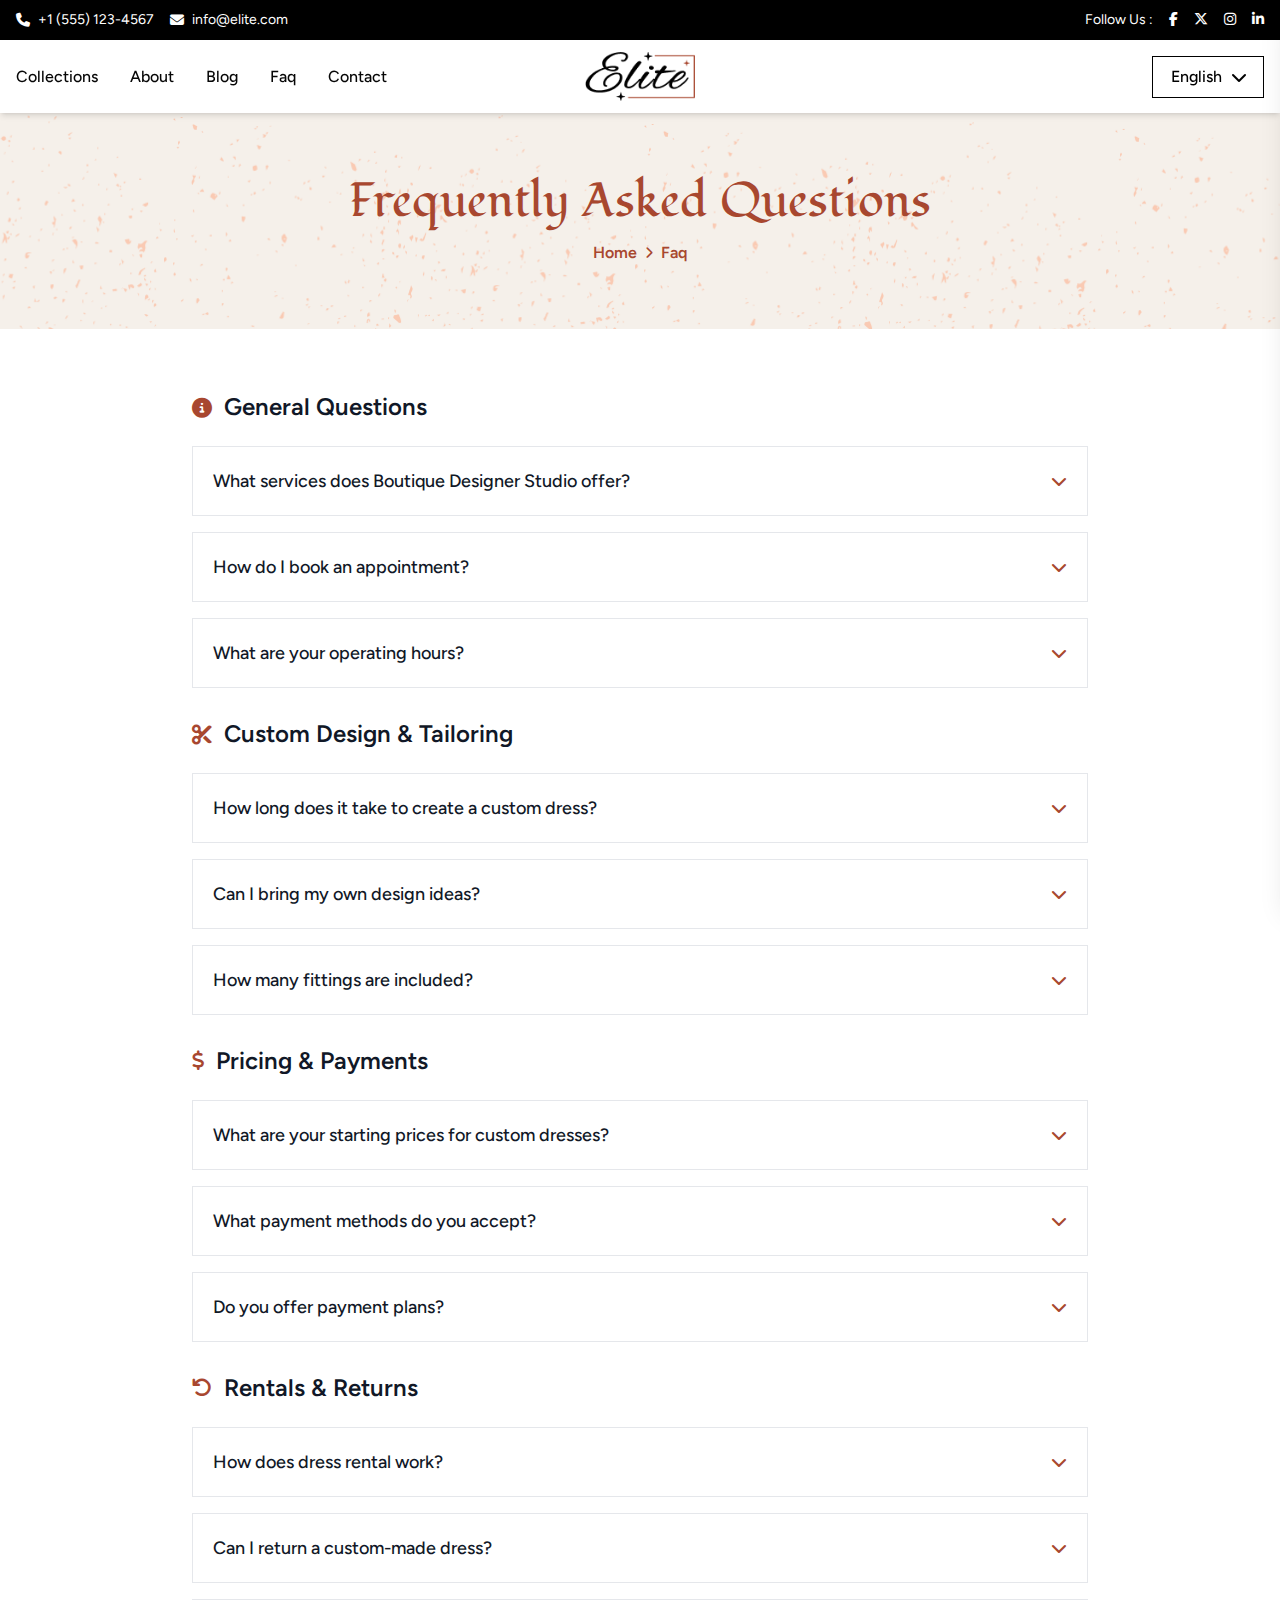
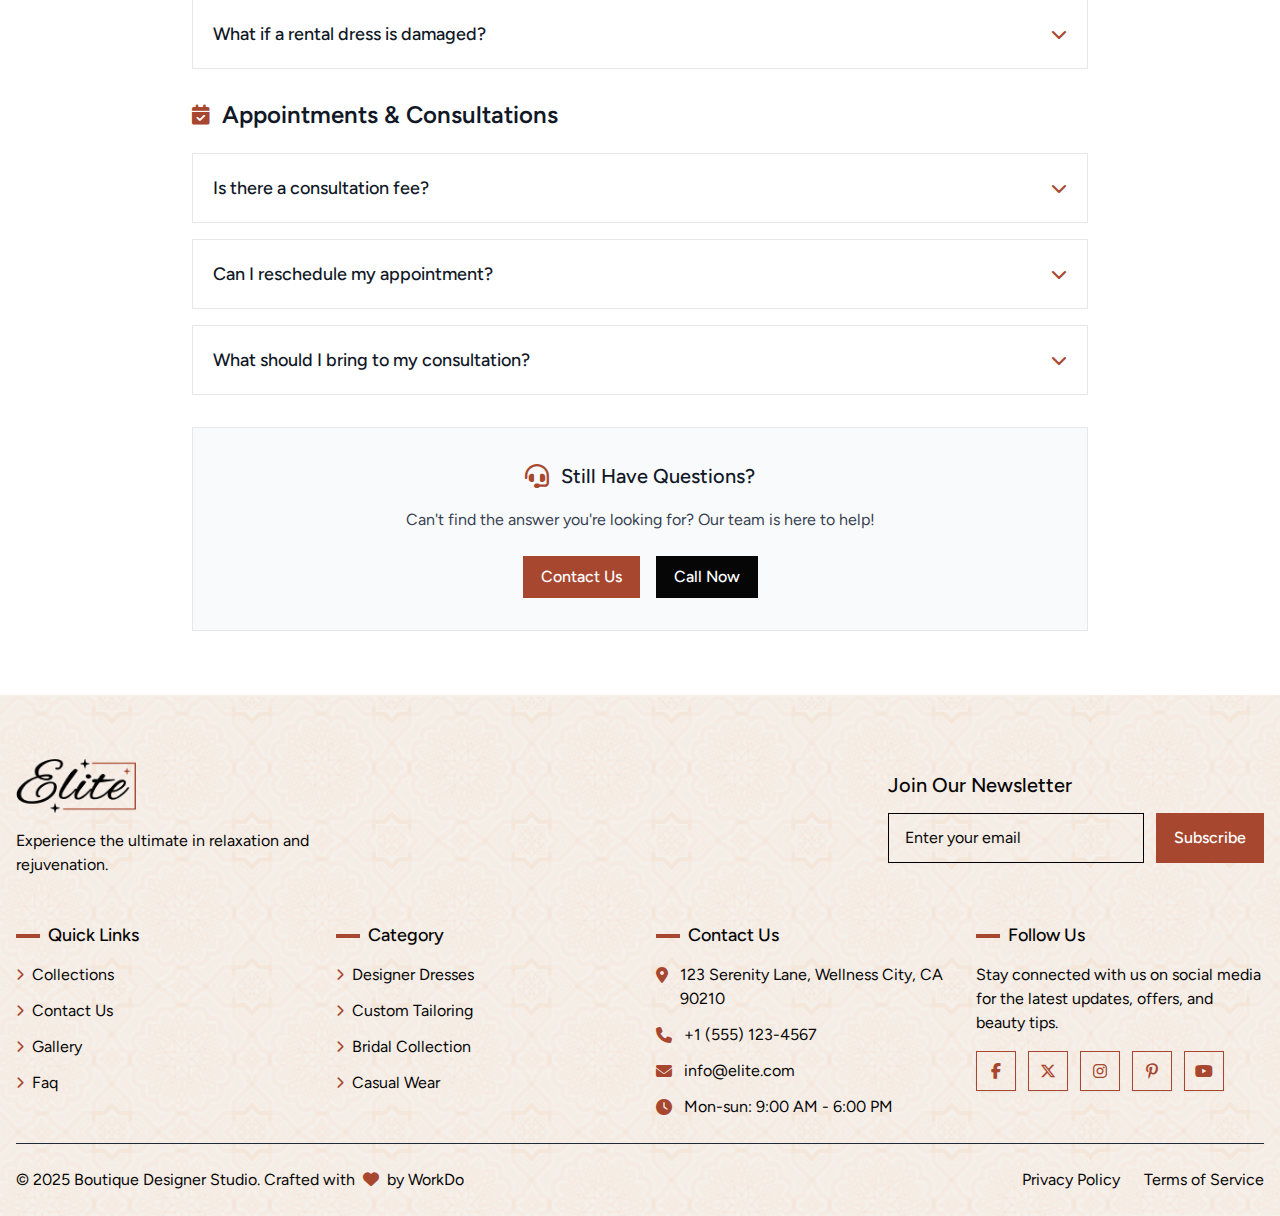
<file: faq.html>
<!DOCTYPE html>
<html lang="en">

<head>
  <meta charset="UTF-8" />
  <title>Boutique Designer Studio | WorkDo</title>
  <meta name="author" content="Workdo" />
  <meta name="viewport" content="width=device-width, initial-scale=1.0, maximum-scale=1">
  <meta name="description"
    content="Boutique Designer Studio by Workdo offers creative fashion solutions, custom designs, and modern styling for a unique brand experience.">
  <meta name="keywords"
    content="Boutique Studio, Fashion Design, Workdo, Designer Clothing, Custom Wear, Styling Solutions, Fashion Boutique">
  <link rel="icon" href="assets/images/favicon.png" />
  <link href="https://fonts.googleapis.com/css2?family=Figtree:ital,wght@0,300..900;1,300..900&family=Fondamento:ital@0;1&display=swap" rel="stylesheet">
  <link rel="stylesheet" href="assets/css/all.min.css" />
  <link rel="stylesheet" href="assets/css/swiper-bundle.min.css" />
  <script src="assets/js/tailwind.js"></script>
  <link rel="stylesheet" href="assets/css/style.css" />
</head>

<body>
    <div class="overlay"></div>
    <div
        class="bg-black text-white py-2.5 relative overflow-hidden hidden lg:block">
        <div
            class="md:container w-full mx-auto px-4">
            <div
            class="flex flex-col sm:flex-row justify-between items-center text-sm">
            <div class="flex items-center gap-4 mb-2 sm:mb-0">
                <span class="flex items-center">
                <i class="fas fa-phone me-2"></i>
                <a href="tel:+1 (555) 123-4567">+1 (555) 123-4567</a>
                </span>
                <span class="flex items-center">
                <i class="fas fa-envelope me-2"></i>
                <a href="mailto:info@elite.com">info@elite.com</a>
                </span>
            </div>
            <div class="flex items-center">
                <p>Follow Us :</p>
                <div class="flex items-center gap-4 ms-4">
                <a href="javascript:;"
                    class="text-white hover:scale-105 transition-all duration-300">
                    <i class="fab fa-facebook-f"></i>
                </a>
                <a href="javascript:;"
                    class="text-white hover:scale-105 transition-all duration-300">
                    <i class="fab fa-x-twitter"></i>
                </a>
                <a href="javascript:;"
                    class="text-white hover:scale-105 transition-all duration-300">
                    <i class="fab fa-instagram"></i>
                </a>
                <a href="javascript:;"
                    class="text-white hover:scale-105 transition-all duration-300">
                    <i class="fab fa-linkedin-in"></i>
                </a>
                </div>
            </div>
            </div>
        </div>
    </div>  
    <header class="sticky top-0 w-full z-[3] bg-white shadow-md transition-all">
        <div class="md:container w-full mx-auto px-4">
        <div class="flex justify-between items-center py-3">
            <!-- Desktop Nav -->
            <nav class="hidden lg:block flex-1">
            <ul class="flex lg:gap-x-8 gap-x-4">
                <li>
                <a href="collection-list.html"
                    class="hover:text-primary font-medium transition-all duration-300 capitalize">Collections</a>
                </li>
                <li> <a href="about.html"
                    class="hover:text-primary font-medium transition-all duration-300 capitalize">About</a>
                </li>
                <li>
                <a href="blog.html"
                    class="hover:text-primary font-medium transition-all duration-300 capitalize">Blog</a>
                </li>
                <li>
                <a href="faq.html"
                    class="hover:text-primary font-medium transition-all duration-300 capitalize">Faq</a>
                </li>
                <li>
                <a href="contact.html"
                    class="hover:text-primary font-medium transition-all duration-300 capitalize">Contact</a>
                </li>
            </ul>
            </nav>
            <div class="logo-col">
            <h1>
                <a href="index.html" class="lg:max-w-[110px] max-w-[95px] w-full block">
                <img src="assets/images/logo.png" alt="Boutique Designer Studio Logo" loading="lazy">
                </a>
            </h1>
            </div>
            <div class="hidden lg:flex flex-1 justify-end">
              <div class="relative md:inline-block hidden text-start h-auto" id="language-dropdown-desktop">
                  <button type="button"
                  class="inline-flex items-center h-full justify-center min-w-28 text-black border border-black lg:px-4 px-3 py-2 bg-white font-medium focus:outline-none focus:ring- focus:ring-offset-2 focus:ring-primary"
                  id="language-button-desktop">
                  <span id="selected-language-desktop" class="flex-1">English</span>
                  <i class="fas fa-chevron-down ms-2"></i>
                  </button>
                  <div
                  class="origin-top-right absolute end-0 mt-2 w-full shadow-lg bg-white ring-1 border border-black ring-black ring-opacity-5 focus:outline-none transition-all transform duration-100 hidden"
                  id="language-menu-desktop">
                  <div class="py-1">
                      <a href="javascript:void(0)"
                      class="block px-4 py-2 text-black transition-all duration-300 hover:bg-light"
                      data-lang="English">English</a>
                      <a href="javascript:void(0)"
                      class="block px-4 py-2 text-black transition-all duration-300 hover:bg-light"
                      data-lang="Spanish">Spanish</a>
                      <a href="javascript:void(0)"
                      class="block px-4 py-2 text-black transition-all duration-300 hover:bg-light"
                      data-lang="French">French</a>
                      <a href="javascript:void(0)"
                      class="block px-4 py-2 text-black transition-all duration-300 hover:bg-light"
                      data-lang="German">German</a>
                  </div>
                  </div>
              </div>
            </div>

            <button class="lg:hidden" id="mobile-menu-toggle">
            <i class="fas fa-bars text-xl"></i>
            </button>
        </div>
        </div>
    </header>

    <main>
      <section class="lg:py-16 py-10 relative z-[1]">
            <div class="common-banner-bg absolute inset-0 w-full h-full z-[-1]">
                <img src="assets/images/common-banner-bg.png" alt="background-image" loading="lazy" class="w-full h-full object-cover rtl:scale-x-[-1]">
            </div>
            <div class="md:container w-full mx-auto px-4">
                <div class="text-primary text-center">
                    <h2 class="lg:text-5xl sm:text-4xl text-3xl !leading-[1] font-semibold font-heading">Frequently Asked Questions</h2>
                    <ul class="md:mt-4 mt-3 flex flex-wrap items-center font-semibold capitalize justify-center">
                        <li class="flex items-center capitalize">
                            <a href="index.html">Home</a>
                            <i class="fas fa-chevron-right mx-2 text-xs rtl:scale-x-[-1]"></i>
                        </li>
                        <li class="capitalize">Faq</li>
                    </ul>
                </div>
            </div>
        </section>
    <section class="lg:py-16 py-10">
      <div class="md:container w-full mx-auto px-4">
        <div class="max-w-4xl mx-auto">
          
          <!-- General Questions -->
          <div class="lg:mb-8 mb-5">
            <div class="flex items-center gap-3 lg:mb-6 mb-4">
              <i class="fas fa-info-circle text-primary text-xl"></i>
              <h2 class="lg:text-2xl sm:text-xl text-lg !font-semibold text-gray-900">General Questions</h2>
            </div>
            
            <div class="space-y-4">
              <div class="bg-white border border-gray-200">
                <button class="faq-question w-full text-start lg:p-5 p-4 flex justify-between items-center gap-2">
                  <span class="font-medium text-gray-900 md:text-lg text-base">What services does Boutique Designer Studio offer?</span>
                  <i class="fas fa-chevron-down text-primary transition-transform"></i>
                </button>
                <div class="faq-answer hidden lg:px-6 px-4 lg:pb-6 pb-4">
                  <p class="text-gray-700 leading-relaxed">We offer custom dress design and tailoring, bridal and evening wear collections, personal styling consultations, dress rental services, alterations and fittings, fashion accessories, wardrobe planning, and special occasion styling.</p>
                </div>
              </div>

              <div class="bg-white border border-gray-200">
                <button class="faq-question w-full text-start lg:p-5 p-4 flex justify-between items-center gap-2">
                  <span class="font-medium text-gray-900 md:text-lg text-base">How do I book an appointment?</span>
                  <i class="fas fa-chevron-down text-primary transition-transform"></i>
                </button>
                <div class="faq-answer hidden lg:px-6 px-4 lg:pb-6 pb-4">
                  <p class="text-gray-700 leading-relaxed">You can book an appointment through our website's booking system, call us at +1 (555) 123-4567, or visit our studio in person. We recommend booking at least 48 hours in advance to ensure availability.</p>
                </div>
              </div>

              <div class="bg-white border border-gray-200">
                <button class="faq-question w-full text-start lg:p-5 p-4 flex justify-between items-center gap-2">
                  <span class="font-medium text-gray-900 md:text-lg text-base">What are your operating hours?</span>
                  <i class="fas fa-chevron-down text-primary transition-transform"></i>
                </button>
                <div class="faq-answer hidden lg:px-6 px-4 lg:pb-6 pb-4">
                  <p class="text-gray-700 leading-relaxed">We are open Monday through Sunday from 9:00 AM to 6:00 PM. Evening appointments may be available by special arrangement for bridal consultations and custom fittings.</p>
                </div>
              </div>
            </div>
          </div>

          <!-- Custom Design & Tailoring -->
          <div class="lg:mb-8 mb-5">
            <div class="flex items-center gap-3 lg:mb-6 mb-4">
              <i class="fas fa-cut text-primary text-xl"></i>
              <h2 class="lg:text-2xl sm:text-xl text-lg !font-semibold text-gray-900">Custom Design & Tailoring</h2>
            </div>
            
            <div class="space-y-4">
              <div class="bg-white border border-gray-200">
                <button class="faq-question w-full text-start lg:p-5 p-4 flex justify-between items-center gap-2">
                  <span class="font-medium text-gray-900 md:text-lg text-base">How long does it take to create a custom dress?</span>
                  <i class="fas fa-chevron-down text-primary transition-transform"></i>
                </button>
                <div class="faq-answer hidden lg:px-6 px-4 lg:pb-6 pb-4">
                  <p class="text-gray-700 leading-relaxed">Custom dress creation typically takes 4-8 weeks depending on the complexity of the design. Bridal gowns may require 8-12 weeks. We'll provide a detailed timeline during your consultation.</p>
                </div>
              </div>

              <div class="bg-white border border-gray-200">
                <button class="faq-question w-full text-start lg:p-5 p-4 flex justify-between items-center gap-2">
                  <span class="font-medium text-gray-900 md:text-lg text-base">Can I bring my own design ideas?</span>
                  <i class="fas fa-chevron-down text-primary transition-transform"></i>
                </button>
                <div class="faq-answer hidden lg:px-6 px-4 lg:pb-6 pb-4">
                  <p class="text-gray-700 leading-relaxed">Absolutely! We encourage clients to bring inspiration photos, sketches, or fabric samples. Our designers will work with you to refine your vision and create a unique piece that reflects your personal style.</p>
                </div>
              </div>

              <div class="bg-white border border-gray-200">
                <button class="faq-question w-full text-start lg:p-5 p-4 flex justify-between items-center gap-2">
                  <span class="font-medium text-gray-900 md:text-lg text-base">How many fittings are included?</span>
                  <i class="fas fa-chevron-down text-primary transition-transform"></i>
                </button>
                <div class="faq-answer hidden lg:px-6 px-4 lg:pb-6 pb-4">
                  <p class="text-gray-700 leading-relaxed">Custom garments include up to 3 fittings in the base price. Additional fittings are available for $75 each. We ensure the perfect fit before final delivery.</p>
                </div>
              </div>
            </div>
          </div>

          <!-- Pricing & Payments -->
          <div class="lg:mb-8 mb-5">
            <div class="flex items-center gap-3 lg:mb-6 mb-4">
              <i class="fas fa-dollar-sign text-primary text-xl"></i>
              <h2 class="lg:text-2xl sm:text-xl text-lg !font-semibold text-gray-900">Pricing & Payments</h2>
            </div>
            
            <div class="space-y-4">
              <div class="bg-white border border-gray-200">
                <button class="faq-question w-full text-start lg:p-5 p-4 flex justify-between items-center gap-2">
                  <span class="font-medium text-gray-900 md:text-lg text-base">What are your starting prices for custom dresses?</span>
                  <i class="fas fa-chevron-down text-primary transition-transform"></i>
                </button>
                <div class="faq-answer hidden lg:px-6 px-4 lg:pb-6 pb-4">
                  <p class="text-gray-700 leading-relaxed">Custom dress prices start at $800 for cocktail dresses, $1,200 for evening gowns, and $2,500 for bridal gowns. Final pricing depends on design complexity, fabric choice, and embellishments.</p>
                </div>
              </div>

              <div class="bg-white border border-gray-200">
                <button class="faq-question w-full text-start lg:p-5 p-4 flex justify-between items-center gap-2">
                  <span class="font-medium text-gray-900 md:text-lg text-base">What payment methods do you accept?</span>
                  <i class="fas fa-chevron-down text-primary transition-transform"></i>
                </button>
                <div class="faq-answer hidden lg:px-6 px-4 lg:pb-6 pb-4">
                  <p class="text-gray-700 leading-relaxed">We accept major credit cards (Visa, MasterCard, American Express), bank transfers, and cash. A 50% deposit is required to begin custom work, with the balance due upon completion.</p>
                </div>
              </div>

              <div class="bg-white border border-gray-200">
                <button class="faq-question w-full text-start lg:p-5 p-4 flex justify-between items-center gap-2">
                  <span class="font-medium text-gray-900 md:text-lg text-base">Do you offer payment plans?</span>
                  <i class="fas fa-chevron-down text-primary transition-transform"></i>
                </button>
                <div class="faq-answer hidden lg:px-6 px-4 lg:pb-6 pb-4">
                  <p class="text-gray-700 leading-relaxed">Yes, we offer payment plans for orders over $1,500. You can split payments into 2-3 installments over the creation period. Contact us to discuss payment plan options.</p>
                </div>
              </div>
            </div>
          </div>

          <!-- Rentals & Returns -->
          <div class="lg:mb-8 mb-5">
            <div class="flex items-center gap-3 lg:mb-6 mb-4">
              <i class="fas fa-undo text-primary text-xl"></i>
              <h2 class="lg:text-2xl sm:text-xl text-lg !font-semibold text-gray-900">Rentals & Returns</h2>
            </div>
            
            <div class="space-y-4">
              <div class="bg-white border border-gray-200">
                <button class="faq-question w-full text-start lg:p-5 p-4 flex justify-between items-center gap-2">
                  <span class="font-medium text-gray-900 md:text-lg text-base">How does dress rental work?</span>
                  <i class="fas fa-chevron-down text-primary transition-transform"></i>
                </button>
                <div class="faq-answer hidden lg:px-6 px-4 lg:pb-6 pb-4">
                  <p class="text-gray-700 leading-relaxed">Dress rentals are available for 3-7 days. Rental includes professional cleaning and insurance. You must return the dress within 24 hours of your event in the same condition.</p>
                </div>
              </div>

              <div class="bg-white border border-gray-200">
                <button class="faq-question w-full text-start lg:p-5 p-4 flex justify-between items-center gap-2">
                  <span class="font-medium text-gray-900 md:text-lg text-base">Can I return a custom-made dress?</span>
                  <i class="fas fa-chevron-down text-primary transition-transform"></i>
                </button>
                <div class="faq-answer hidden lg:px-6 px-4 lg:pb-6 pb-4">
                  <p class="text-gray-700 leading-relaxed">Custom-made garments cannot be returned or refunded as they are made specifically for you. However, we guarantee satisfaction and will make necessary adjustments to ensure perfect fit.</p>
                </div>
              </div>

              <div class="bg-white border border-gray-200">
                <button class="faq-question w-full text-start lg:p-5 p-4 flex justify-between items-center gap-2">
                  <span class="font-medium text-gray-900 md:text-lg text-base">What if a rental dress is damaged?</span>
                  <i class="fas fa-chevron-down text-primary transition-transform"></i>
                </button>
                <div class="faq-answer hidden lg:px-6 px-4 lg:pb-6 pb-4">
                  <p class="text-gray-700 leading-relaxed">Minor wear is expected, but significant damage may incur additional charges. We recommend purchasing our damage protection plan for $25-50 depending on the dress value.</p>
                </div>
              </div>
            </div>
          </div>

          <!-- Appointments & Consultations -->
          <div class="lg:mb-8 mb-5">
            <div class="flex items-center gap-3 lg:mb-6 mb-4">
              <i class="fas fa-calendar-check text-primary text-xl"></i>
              <h2 class="lg:text-2xl sm:text-xl text-lg !font-semibold text-gray-900">Appointments & Consultations</h2>
            </div>
            
            <div class="space-y-4">
              <div class="bg-white border border-gray-200">
                <button class="faq-question w-full text-start lg:p-5 p-4 flex justify-between items-center gap-2">
                  <span class="font-medium text-gray-900 md:text-lg text-base">Is there a consultation fee?</span>
                  <i class="fas fa-chevron-down text-primary transition-transform"></i>
                </button>
                <div class="faq-answer hidden lg:px-6 px-4 lg:pb-6 pb-4">
                  <p class="text-gray-700 leading-relaxed">Initial consultations are complimentary for potential custom orders. Styling consultations are $150 per hour, which can be applied toward any purchase over $500.</p>
                </div>
              </div>

              <div class="bg-white border border-gray-200">
                <button class="faq-question w-full text-start lg:p-5 p-4 flex justify-between items-center gap-2">
                  <span class="font-medium text-gray-900 md:text-lg text-base">Can I reschedule my appointment?</span>
                  <i class="fas fa-chevron-down text-primary transition-transform"></i>
                </button>
                <div class="faq-answer hidden lg:px-6 px-4 lg:pb-6 pb-4">
                  <p class="text-gray-700 leading-relaxed">Yes, appointments can be rescheduled once without penalty with at least 24 hours notice. Same-day cancellations may incur a $50 fee.</p>
                </div>
              </div>

              <div class="bg-white border border-gray-200">
                <button class="faq-question w-full text-start lg:p-5 p-4 flex justify-between items-center gap-2">
                  <span class="font-medium text-gray-900 md:text-lg text-base">What should I bring to my consultation?</span>
                  <i class="fas fa-chevron-down text-primary transition-transform"></i>
                </button>
                <div class="faq-answer hidden lg:px-6 px-4 lg:pb-6 pb-4">
                  <p class="text-gray-700 leading-relaxed">Bring inspiration photos, any specific requirements, undergarments you plan to wear, and shoes if you have them. For bridal consultations, bring your wedding details and any family heirloom pieces you'd like incorporated.</p>
                </div>
              </div>
            </div>
          </div>

          <!-- Contact Section -->
          <div class="bg-gray-50 lg:p-8 p-4 border text-center">
            <div class="flex items-center justify-center gap-3 mb-4">
              <i class="fas fa-headset text-primary text-2xl"></i>
              <h3 class="text-xl font-semibold text-gray-900">Still Have Questions?</h3>
            </div>
            <p class="text-gray-700 md:mb-6 mb-4">Can't find the answer you're looking for? Our team is here to help!</p>
            <div class="flex flex-wrap gap-4 justify-center">
              <a href="contact.html" class="btn btn-primary">Contact Us</a>
              <a href="tel:+15551234567" class="btn btn-secondary">Call Now</a>
            </div>
          </div>
        </div>
      </div>
    </section>
  </main>

    <footer class="relative lg:pt-16 pt-10 z-[1]">
      <div class="absolute inset-0 w-full h-full z-[-1]">
        <img src="assets/images/footer-bg.png" alt="Background Image" loading="lazy" class="w-full h-full object-cover">
      </div>
      <div class="md:container w-full mx-auto px-4">
        <div
          class="flex flex-col md:flex-row justify-between md:items-center xl:mb-12 lg:mb-10 mb-6">
          <div class="mb-4 md:mb-0">
            <a href="javascript:void(0)"
            class="logo md:max-w-[120px] max-w-[90px] block mb-4">
            <img src="assets/images/logo.png" alt="Boutique Designer Studio Logo"
              class="w-full h-full">
          </a>
            <p class="md:max-w-xs">
              Experience the ultimate in relaxation and rejuvenation.
            </p>
          </div>

          <div class="w-full md:w-auto">
            <h3 class="md:text-xl text-lg mb-4">
              Join Our Newsletter
            </h3>
            <div class="flex gap-3 flex-wrap subscribe-col">
              <input type="email" placeholder="Enter your email"
                class="px-4 md:py-3 py-2 border border-black bg-transparent focus:outline-none focus:ring-1 focus:ring-primary focus:border-primary sm:w-64 flex-1">
              <button
                class="btn">
                Subscribe
              </button>
            </div>
          </div>
        </div>
        <div
          class="grid grid-cols-1 md:grid-cols-2 lg:grid-cols-4 xl:gap-x-8 gap-x-6 lg:gap-y-12 gap-y-6">
          <div>
            <h3 class="text-lg md:mb-4 mb-2 flex items-center">
              <span class="w-6 h-1 bg-primary me-2"></span>
              Quick Links
            </h3>
            <ul class="space-y-3 md:text-base text-sm">
              <li>
                <a href="collection-list.html"
                  class="hover:text-primary transition-all duration-300 flex items-center"><i
                    class="fas fa-chevron-right text-xs me-2 text-primary"></i>
                  Collections</a>
              </li>
              <li>
                <a href="contact.html"
                  class="hover:text-primary transition-all duration-300 flex items-center"><i
                    class="fas fa-chevron-right text-xs me-2 text-primary"></i>
                  Contact Us</a>
              </li>
              <li>
                <a href="gallery.html"
                  class="hover:text-primary transition-all duration-300 flex items-center"><i
                    class="fas fa-chevron-right text-xs me-2 text-primary"></i>
                  Gallery</a>
              </li>
              <li>
                <a href="faq.html"
                  class="hover:text-primary transition-all duration-300 flex items-center"><i
                    class="fas fa-chevron-right text-xs me-2 text-primary"></i>
                  Faq</a>
              </li>
            </ul>
          </div>

          <div>
            <h3 class="text-lg md:mb-4 mb-2 flex items-center">
              <span class="w-6 h-1 bg-primary me-2"></span>
              Category
            </h3>
            <ul class="space-y-3 md:text-base text-sm">
              <li>
                <a href="collection-details.html"
                  class="hover:text-primary transition-all duration-300 flex items-center"><i
                    class="fas fa-chevron-right text-xs me-2 text-primary"></i>
                  Designer Dresses</a>
              </li>
              <li>
                <a href="collection-details.html"
                  class="hover:text-primary transition-all duration-300 flex items-center"><i
                    class="fas fa-chevron-right text-xs me-2 text-primary"></i>
                  Custom Tailoring</a>
              </li>
              <li>
                <a href="collection-details.html"
                  class="hover:text-primary transition-all duration-300 flex items-center"><i
                    class="fas fa-chevron-right text-xs me-2 text-primary"></i>
                  Bridal Collection</a>
              </li>
              <li>
                <a href="collection-details.html"
                  class="hover:text-primary transition-all duration-300 flex items-center"><i
                    class="fas fa-chevron-right text-xs me-2 text-primary"></i>
                  Casual Wear</a>
              </li>
            </ul>
          </div>

          <div class="md:text-base text-sm">
            <h3 class="text-lg md:mb-4 mb-2 flex items-center">
              <span class="w-6 h-1 bg-primary me-2"></span>
              Contact Us
            </h3>
            <ul class="space-y-3">
              <li class="flex items-start">
                <i class="fas fa-map-marker-alt mt-1 me-3 text-primary"></i>
                <span>123 Serenity Lane, Wellness City, CA 90210</span>
              </li>
              <li class="flex items-center">
                <i class="fas fa-phone me-3 text-primary"></i>
                <a href="tel:+1 (555) 123-4567" tabindex="0">
                  +1 (555) 123-4567
                </a>
              </li>
              <li class="flex items-center">
                <i class="fas fa-envelope me-3 text-primary"></i>
                <a href="mailto:info@elite.com">info@elite.com</a>
              </li>
              <li class="flex items-center">
                <i class="fas fa-clock me-3 text-primary"></i>
                <span>Mon-sun: 9:00 AM - 6:00 PM</span>
              </li>
            </ul>
          </div>

          <div>
            <h3 class="text-lg md:mb-4 mb-2 flex items-center">
              <span class="w-6 h-1 bg-primary me-2"></span>
              Follow Us
            </h3>
            <p class="mb-4">
              Stay connected with us on social media for the latest updates,
              offers, and beauty tips.
            </p>
            <div class="flex flex-wrap gap-3">
              <a href="javascript:;"
                class="border border-primary text-primary hover:bg-primary hover:text-white transition-all duration-300 flex items-center justify-center xl:w-10 xl:h-10 w-8 h-8 shadow-sm">
                <i class="fab fa-facebook-f"></i>
              </a>
              <a href="javascript:;"
                class="border border-primary text-primary hover:bg-primary hover:text-white transition-all duration-300 flex items-center justify-center xl:w-10 xl:h-10 w-8 h-8 shadow-sm">
                <i class="fab fa-x-twitter"></i>
              </a>
              <a href="javascript:;"
                class="border border-primary text-primary hover:bg-primary hover:text-white transition-all duration-300 flex items-center justify-center xl:w-10 xl:h-10 w-8 h-8 shadow-sm">
                <i class="fab fa-instagram"></i>
              </a>
              <a href="javascript:;"
                class="border border-primary text-primary hover:bg-primary hover:text-white transition-all duration-300 flex items-center justify-center xl:w-10 xl:h-10 w-8 h-8 shadow-sm">
                <i class="fab fa-pinterest-p"></i>
              </a>
              <a href="javascript:;"
                class="border border-primary text-primary hover:bg-primary hover:text-white transition-all duration-300 flex items-center justify-center xl:w-10 xl:h-10 w-8 h-8 shadow-sm">
                <i class="fab fa-youtube"></i>
              </a>
            </div>
          </div>
        </div>
        <!-- Bottom Footer -->
        <div
          class="border-t border-gray-800 md:py-6 py-4 flex flex-col md:flex-row justify-between md:items-center mt-6">
          <p class="mb-4 md:mb-0">
            © 2025 Boutique Designer Studio. Crafted with <i
              class="fas fa-heart text-primary mx-1"></i> by WorkDo
          </p>
          <div class="flex items-center gap-6 md:text-base text-sm">
            <a href="privacy-policy.html"
              class="hover:text-primary transition-colors">Privacy Policy</a>
            <a href="terms-condition.html"
              class="hover:text-primary transition-colors">Terms of Service</a>
          </div>
        </div>
      </div>
    </footer>
    <div id="mobile-menu"
    class="mobile-menu fixed inset-y-0 end-0 z-50 bg-white shadow-xl transform translate-x-full rtl:-translate-x-full transition-transform duration-300 max-w-[325px] w-full ease-in-out overflow-y-auto">
    <div class="flex justify-between items-center px-4 py-3 border-b">
      <a href="index.html" class="block max-w-[85px] w-full">
            <img src="assets/images/logo.png" alt="Boutique Designer Studio Logo" class="logo-img">
        </a>
      <button id="close-mobile-menu" class="text-gray-600 hover:text-primary transition-colors">
        <i class="fas fa-times text-xl"></i>
      </button>
    </div>
    <div class="p-4">
      <div class="mb-4">
        <div class="relative block text-start h-auto" id="language-dropdown-mobile">
          <button type="button"
            class="inline-flex items-center h-full justify-start text-start w-full text-black border border-black md:px-4 px-[10px] py-[7.5px] bg-white text-sm font-medium focus:outline-none focus:ring- focus:ring-offset-2 focus:ring-primary"
            id="language-button-mobile">
            <span id="selected-language-mobile" class="flex-1">English</span>
            <i class="fas fa-chevron-down ms-2"></i>
          </button>
          <div
            class="origin-top-right absolute end-0 mt-2 w-full shadow-lg bg-white border-black border transition-all transform duration-100 hidden"
            id="language-menu-mobile">
            <div class="py-1">
              <a href="javascript:void(0)"
                class="block px-4 py-2 text-sm transition-all duration-300 hover:bg-light"
                data-lang="English">English</a>
              <a href="javascript:void(0)"
                class="block px-4 py-2 text-sm transition-all duration-300 hover:bg-light"
                data-lang="Spanish">Spanish</a>
              <a href="javascript:void(0)"
                class="block px-4 py-2 text-sm transition-all duration-300 hover:bg-light"
                data-lang="French">French</a>
              <a href="javascript:void(0)"
                class="block px-4 py-2 text-sm transition-all duration-300 hover:bg-light"
                data-lang="German">German</a>
            </div>
          </div>
        </div>
      </div>
      <ul class="flex flex-col space-y-2 md:text-base text-sm">
       <li>
          <a href="collection-details.html"
            class="hover:text-primary transition-all duration-300 capitalize p-2 border block shadow-sm">Collections</a>
        </li>
        <li> <a href="about.html"
            class="hover:text-primary transition-all duration-300 capitalize p-2 border block shadow-sm">About</a>
        </li>
        <li>
          <a href="blog.html"
            class="hover:text-primary transition-all duration-300 capitalize p-2 border block shadow-sm">Blog</a>
        </li>
        <li>
          <a href="faq.html"
            class="hover:text-primary transition-all duration-300 capitalize p-2 border block shadow-sm">Faq</a>
        </li>
        <li>
          <a href="contact.html"
            class="hover:text-primary transition-all duration-300 capitalize p-2 border block shadow-sm">Contact</a>
        </li>
      </ul>
      <div class="p-2 border mt-2 space-y-2 shadow-sm md:text-base text-sm">
          <span class="flex items-center">
            <i class="fas fa-phone me-2"></i>
            <a href="tel:+1 (555) 123-4567">+1 (555) 123-4567</a>
          </span>
          <span class="flex items-center">
            <i class="fas fa-envelope me-2"></i>
            <a href="mailto:info@elite.com">info@elite.com</a>
          </span>
          <div class="flex items-center">
              <p>Follow Us :</p>
              <div class="flex items-center gap-4 ms-4">
                <a href="javascript:;" class="hover:scale-105 transition-all duration-300">
                  <i class="fab fa-facebook-f"></i>
                </a>
                <a href="javascript:;" class="hover:scale-105 transition-all duration-300">
                  <i class="fab fa-x-twitter"></i>
                </a>
                <a href="javascript:;" class="hover:scale-105 transition-all duration-300">
                  <i class="fab fa-instagram"></i>
                </a>
                <a href="javascript:;" class="hover:scale-105 transition-all duration-300">
                  <i class="fab fa-linkedin-in"></i>
                </a>
              </div>
          </div>
        </div>
    </div>
  </div>
    <script src="assets/js/swiper-bundle.min.js" defer></script>
    <script src="assets/js/main.js" defer></script>
</body>

</html>
</file>
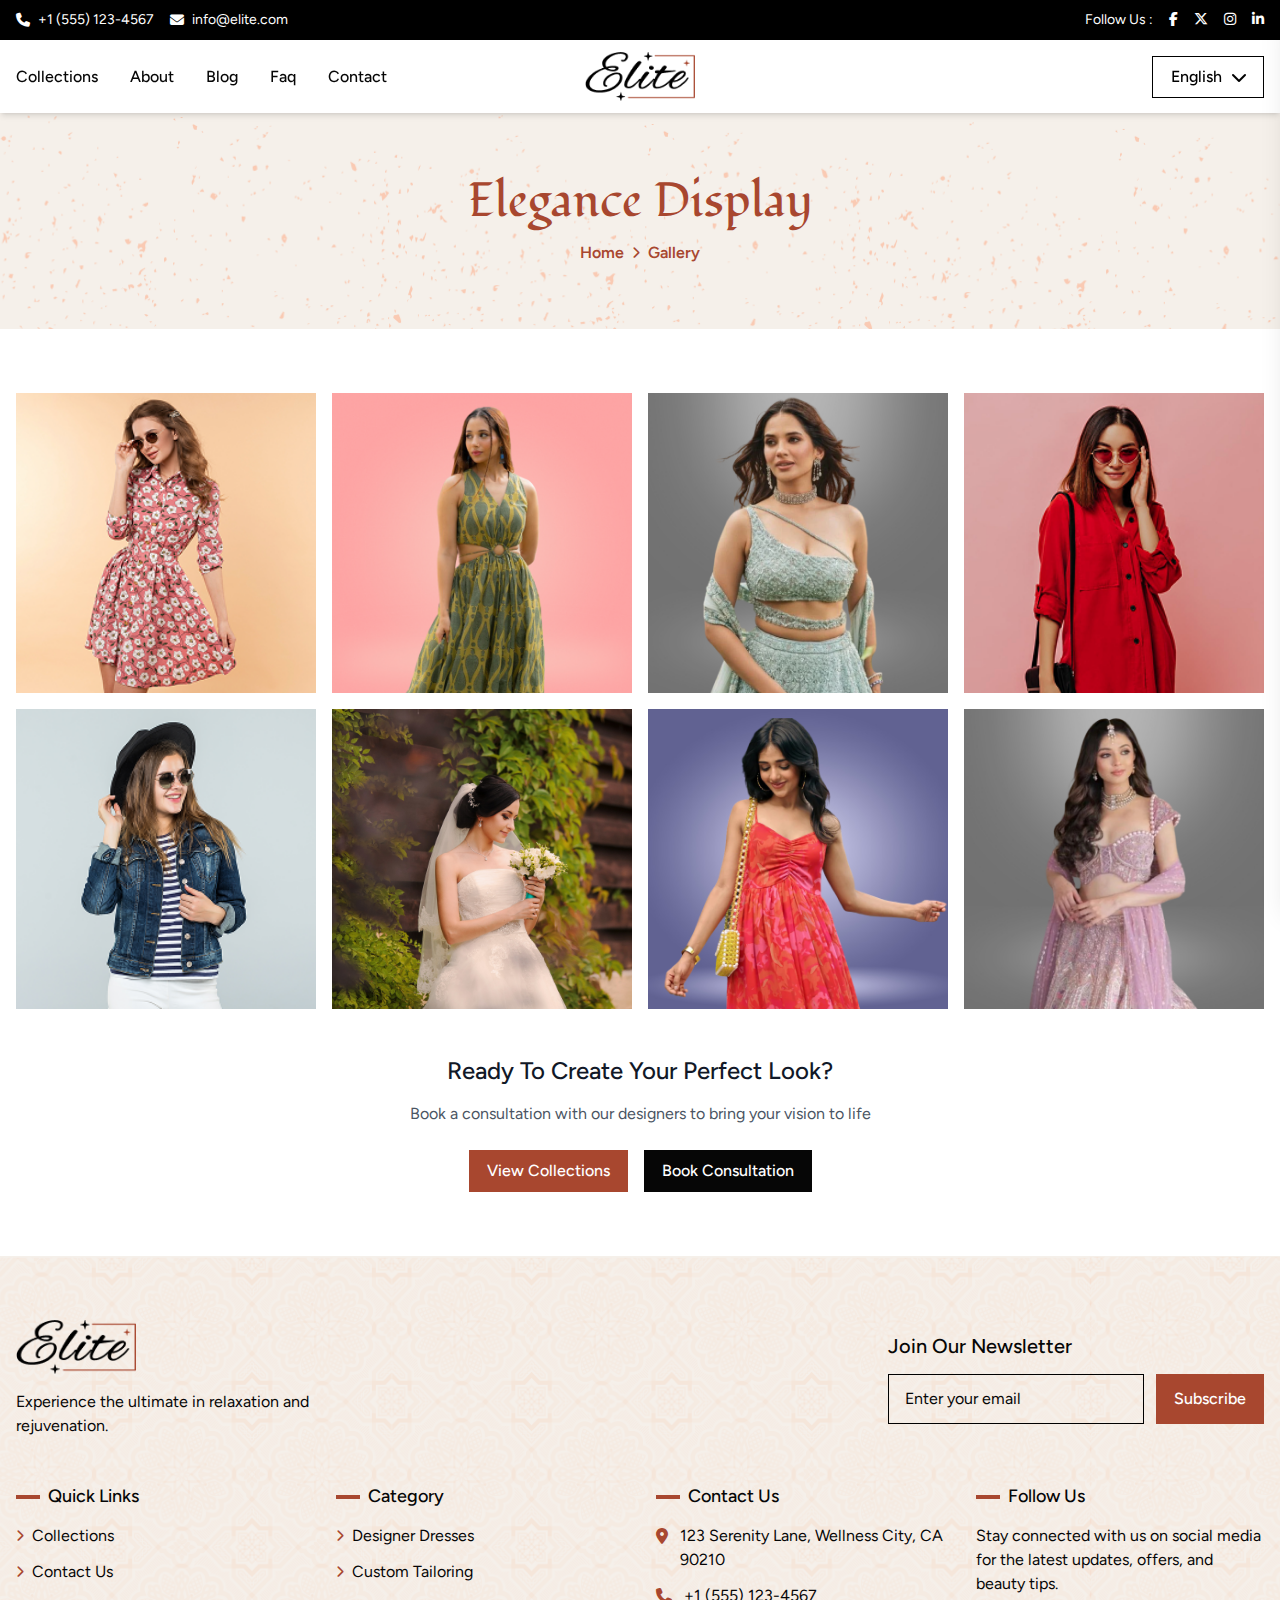
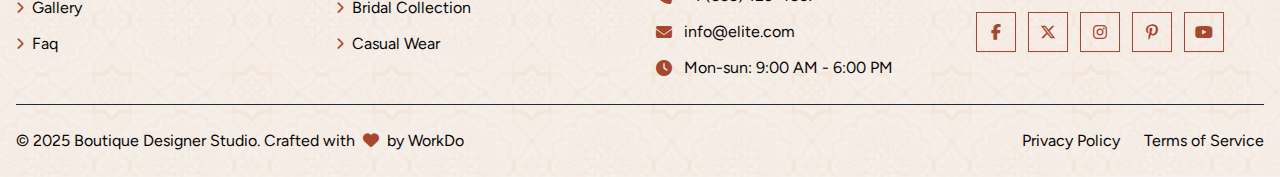
<file: gallery.html>
<!DOCTYPE html>
<html lang="en">

<head>
  <meta charset="UTF-8" />
  <title>Boutique Designer Studio | WorkDo</title>
  <meta name="author" content="Workdo" />
  <meta name="viewport" content="width=device-width, initial-scale=1.0, maximum-scale=1">
  <meta name="description"
    content="Boutique Designer Studio by Workdo offers creative fashion solutions, custom designs, and modern styling for a unique brand experience.">
  <meta name="keywords"
    content="Boutique Studio, Fashion Design, Workdo, Designer Clothing, Custom Wear, Styling Solutions, Fashion Boutique">
  <link rel="icon" href="assets/images/favicon.png" />
  <link href="https://fonts.googleapis.com/css2?family=Figtree:ital,wght@0,300..900;1,300..900&family=Fondamento:ital@0;1&display=swap" rel="stylesheet">
  <link rel="stylesheet" href="assets/css/all.min.css" />
  <link rel="stylesheet" href="assets/css/swiper-bundle.min.css" />
  <script src="assets/js/tailwind.js"></script>
  <link rel="stylesheet" href="assets/css/style.css" />
</head>

<body>
    <div class="overlay"></div>
    <div
        class="bg-black text-white py-2.5 relative overflow-hidden hidden lg:block">
        <div
            class="md:container w-full mx-auto px-4">
            <div
            class="flex flex-col sm:flex-row justify-between items-center text-sm">
            <div class="flex items-center gap-4 mb-2 sm:mb-0">
                <span class="flex items-center">
                <i class="fas fa-phone me-2"></i>
                <a href="tel:+1 (555) 123-4567">+1 (555) 123-4567</a>
                </span>
                <span class="flex items-center">
                <i class="fas fa-envelope me-2"></i>
                <a href="mailto:info@elite.com">info@elite.com</a>
                </span>
            </div>
            <div class="flex items-center">
                <p>Follow Us :</p>
                <div class="flex items-center gap-4 ms-4">
                <a href="javascript:;"
                    class="text-white hover:scale-105 transition-all duration-300">
                    <i class="fab fa-facebook-f"></i>
                </a>
                <a href="javascript:;"
                    class="text-white hover:scale-105 transition-all duration-300">
                    <i class="fab fa-x-twitter"></i>
                </a>
                <a href="javascript:;"
                    class="text-white hover:scale-105 transition-all duration-300">
                    <i class="fab fa-instagram"></i>
                </a>
                <a href="javascript:;"
                    class="text-white hover:scale-105 transition-all duration-300">
                    <i class="fab fa-linkedin-in"></i>
                </a>
                </div>
            </div>
            </div>
        </div>
    </div>  
    <header class="sticky top-0 w-full z-[3] bg-white shadow-md transition-all">
        <div class="md:container w-full mx-auto px-4">
        <div class="flex justify-between items-center py-3">
            <!-- Desktop Nav -->
            <nav class="hidden lg:block flex-1">
            <ul class="flex lg:gap-x-8 gap-x-4">
                <li>
                <a href="collection-list.html"
                    class="hover:text-primary font-medium transition-all duration-300 capitalize">Collections</a>
                </li>
                <li> <a href="about.html"
                    class="hover:text-primary font-medium transition-all duration-300 capitalize">About</a>
                </li>
                <li>
                <a href="blog.html"
                    class="hover:text-primary font-medium transition-all duration-300 capitalize">Blog</a>
                </li>
                <li>
                <a href="faq.html"
                    class="hover:text-primary font-medium transition-all duration-300 capitalize">Faq</a>
                </li>
                <li>
                <a href="contact.html"
                    class="hover:text-primary font-medium transition-all duration-300 capitalize">Contact</a>
                </li>
            </ul>
            </nav>
            <div class="logo-col">
            <h1>
                <a href="index.html" class="lg:max-w-[110px] max-w-[95px] w-full block">
                <img src="assets/images/logo.png" alt="Boutique Designer Studio Logo" loading="lazy">
                </a>
            </h1>
            </div>
            <div class="hidden lg:flex flex-1 justify-end">
              <div class="relative md:inline-block hidden text-start h-auto" id="language-dropdown-desktop">
                  <button type="button"
                  class="inline-flex items-center h-full justify-center min-w-28 text-black border border-black lg:px-4 px-3 py-2 bg-white font-medium focus:outline-none focus:ring- focus:ring-offset-2 focus:ring-primary"
                  id="language-button-desktop">
                  <span id="selected-language-desktop" class="flex-1">English</span>
                  <i class="fas fa-chevron-down ms-2"></i>
                  </button>
                  <div
                  class="origin-top-right absolute end-0 mt-2 w-full shadow-lg bg-white ring-1 border border-black ring-black ring-opacity-5 focus:outline-none transition-all transform duration-100 hidden"
                  id="language-menu-desktop">
                  <div class="py-1">
                      <a href="javascript:void(0)"
                      class="block px-4 py-2 text-black transition-all duration-300 hover:bg-light"
                      data-lang="English">English</a>
                      <a href="javascript:void(0)"
                      class="block px-4 py-2 text-black transition-all duration-300 hover:bg-light"
                      data-lang="Spanish">Spanish</a>
                      <a href="javascript:void(0)"
                      class="block px-4 py-2 text-black transition-all duration-300 hover:bg-light"
                      data-lang="French">French</a>
                      <a href="javascript:void(0)"
                      class="block px-4 py-2 text-black transition-all duration-300 hover:bg-light"
                      data-lang="German">German</a>
                  </div>
                  </div>
              </div>
            </div>

            <button class="lg:hidden" id="mobile-menu-toggle">
            <i class="fas fa-bars text-xl"></i>
            </button>
        </div>
        </div>
    </header>
    <main>
      <section class="lg:py-16 py-10 relative z-[1]">
            <div class="common-banner-bg absolute inset-0 w-full h-full z-[-1]">
                <img src="assets/images/common-banner-bg.png" alt="background-image" loading="lazy" class="w-full h-full object-cover rtl:scale-x-[-1]">
            </div>
            <div class="md:container w-full mx-auto px-4">
                <div class="text-primary text-center">
                    <h2 class="lg:text-5xl sm:text-4xl text-3xl !leading-[1] font-semibold font-heading">Elegance Display</h2>
                    <ul class="md:mt-4 mt-3 flex flex-wrap items-center font-semibold capitalize justify-center">
                        <li class="flex items-center capitalize">
                            <a href="index.html">Home</a>
                            <i class="fas fa-chevron-right mx-2 text-xs rtl:scale-x-[-1]"></i>
                        </li>
                        <li class="capitalize">Gallery</li>
                    </ul>
                </div>
            </div>
        </section>
      <section class="lg:py-16 py-10">
        <div class="md:container w-full mx-auto px-4">
          <div class="grid sm:grid-cols-2 md:grid-cols-3 lg:grid-cols-4 gap-4">
            <div class="group relative overflow-hidden bg-gray-100 h-[250px] lg:h-[300px]">
              <img src="assets/images/gallery-1.png" loading="lazy"
                alt="Evening Wear"
                class="w-full h-full object-cover transition-transform duration-500 md:group-hover:scale-110 object-top">
              <div
                class="absolute inset-0 bg-black bg-opacity-0 md:group-hover:bg-opacity-30 transition-all duration-300 flex items-end">
                <div class="p-6 text-white opacity-0 md:group-hover:opacity-100 transition-opacity duration-300">
                  <h3 class="text-xl font-semibold">Evening Wear</h3>
                </div>
              </div>
            </div>

            <div class="group relative overflow-hidden bg-gray-100 h-[250px] lg:h-[300px]">
              <img src="assets/images/gallery-9.png" loading="lazy"
                alt="Casual Collection"
                class="w-full h-full object-cover transition-transform duration-500 md:group-hover:scale-110 object-top">
              <div
                class="absolute inset-0 bg-black bg-opacity-0 md:group-hover:bg-opacity-30 transition-all duration-300 flex items-end">
                <div class="p-4 text-white opacity-0 md:group-hover:opacity-100 transition-opacity duration-300">
                  <h3 class="font-semibold">Casual Collection</h3>
                </div>
              </div>
            </div>

            <div class="group relative overflow-hidden bg-gray-100 h-[250px] lg:h-[300px]">
              <img src="assets/images/gallery-3.png" loading="lazy"
                alt="Bridal Collection"
                class="w-full h-full object-cover transition-transform duration-500 md:group-hover:scale-110 object-top">
              <div
                class="absolute inset-0 bg-black bg-opacity-0 md:group-hover:bg-opacity-30 transition-all duration-300 flex items-end">
                <div class="p-4 text-white opacity-0 md:group-hover:opacity-100 transition-opacity duration-300">
                  <h3 class="font-semibold">Bridal Collection</h3>
                </div>
              </div>
            </div>

            <div class="group relative overflow-hidden bg-gray-100 h-[250px] lg:h-[300px]">
              <img src="assets/images/gallery-4.png" loading="lazy" alt="Accessories"
                class="w-full h-full object-cover transition-transform duration-500 md:group-hover:scale-110 object-top">
              <div
                class="absolute inset-0 bg-black bg-opacity-0 md:group-hover:bg-opacity-30 transition-all duration-300 flex items-end">
                <div class="p-4 text-white opacity-0 md:group-hover:opacity-100 transition-opacity duration-300">
                  <h3 class="font-semibold">Accessories</h3>
                </div>
              </div>
            </div>

            <div class="group relative overflow-hidden bg-gray-100 h-[250px] lg:h-[300px]">
              <img src="assets/images/gallery-5.png" loading="lazy"
                alt="Summer Collection"
                class="w-full h-full object-cover transition-transform duration-500 md:group-hover:scale-110 object-top">
              <div
                class="absolute inset-0 bg-black bg-opacity-0 md:group-hover:bg-opacity-30 transition-all duration-300 flex items-end">
                <div class="p-4 text-white opacity-0 md:group-hover:opacity-100 transition-opacity duration-300">
                  <h3 class="font-semibold">Summer Collection</h3>
                </div>
              </div>
            </div>

            <div class="group relative overflow-hidden bg-gray-100 h-[250px] lg:h-[300px]">
              <img src="assets/images/gallery-6.png" loading="lazy"
                alt="Winter Collection"
                class="w-full h-full object-cover transition-transform duration-500 md:group-hover:scale-110 object-top">
              <div
                class="absolute inset-0 bg-black bg-opacity-0 md:group-hover:bg-opacity-30 transition-all duration-300 flex items-end">
                <div class="p-4 text-white opacity-0 md:group-hover:opacity-100 transition-opacity duration-300">
                  <h3 class="font-semibold">Winter Collection</h3>
                </div>
              </div>
            </div>

            <div class="group relative overflow-hidden bg-gray-100 h-[250px] lg:h-[300px]">
              <img src="assets/images/gallery-7.png" loading="lazy"
                alt="Formal Wear"
                class="w-full h-full object-cover transition-transform duration-500 md:group-hover:scale-110 object-top">
              <div
                class="absolute inset-0 bg-black bg-opacity-0 md:group-hover:bg-opacity-30 transition-all duration-300 flex items-end">
                <div class="p-4 text-white opacity-0 md:group-hover:opacity-100 transition-opacity duration-300">
                  <h3 class="font-semibold">Formal Wear</h3>
                </div>
              </div>
            </div>

            <div class="group relative overflow-hidden bg-gray-100 h-[250px] lg:h-[300px]">
              <img src="assets/images/gallery-8.png" loading="lazy"
                alt="Designer Shoes"
                class="w-full h-full object-cover transition-transform duration-500 md:group-hover:scale-110 object-top">
              <div
                class="absolute inset-0 bg-black bg-opacity-0 md:group-hover:bg-opacity-30 transition-all duration-300 flex items-end">
                <div class="p-4 text-white opacity-0 md:group-hover:opacity-100 transition-opacity duration-300">
                  <h3 class="font-semibold">Designer Shoes</h3>
                </div>
              </div>
            </div>
          </div>

          <div class="text-center md:mt-12 mt-8">
            <h3 class="md:text-2xl text-xl font-bold text-gray-900 md:mb-4 mb-3">Ready to Create Your Perfect Look?</h3>
            <p class="text-gray-600 md:mb-6 mb-4">Book a consultation with our designers to bring your vision to life</p>
            <div class="flex flex-wrap gap-4 justify-center">
              <a href="collection-list.html" class="btn btn-primary">View Collections</a>
              <a href="booking.html" class="btn btn-secondary">Book Consultation</a>
            </div>
          </div>
        </div>
      </section>
    </main>

    <footer class="relative lg:pt-16 pt-10 z-[1]">
      <div class="absolute inset-0 w-full h-full z-[-1]">
        <img src="assets/images/footer-bg.png" alt="Background Image" loading="lazy" class="w-full h-full object-cover">
      </div>
      <div class="md:container w-full mx-auto px-4">
        <div
          class="flex flex-col md:flex-row justify-between md:items-center xl:mb-12 lg:mb-10 mb-6">
          <div class="mb-4 md:mb-0">
            <a href="javascript:void(0)"
            class="logo md:max-w-[120px] max-w-[90px] block mb-4">
            <img src="assets/images/logo.png" alt="Boutique Designer Studio Logo"
              class="w-full h-full">
          </a>
            <p class="md:max-w-xs">
              Experience the ultimate in relaxation and rejuvenation.
            </p>
          </div>

          <div class="w-full md:w-auto">
            <h3 class="md:text-xl text-lg mb-4">
              Join Our Newsletter
            </h3>
            <div class="flex gap-3 flex-wrap subscribe-col">
              <input type="email" placeholder="Enter your email"
                class="px-4 md:py-3 py-2 border border-black bg-transparent focus:outline-none focus:ring-1 focus:ring-primary focus:border-primary sm:w-64 flex-1">
              <button
                class="btn">
                Subscribe
              </button>
            </div>
          </div>
        </div>
        <div
          class="grid grid-cols-1 md:grid-cols-2 lg:grid-cols-4 xl:gap-x-8 gap-x-6 lg:gap-y-12 gap-y-6">
          <div>
            <h3 class="text-lg md:mb-4 mb-2 flex items-center">
              <span class="w-6 h-1 bg-primary me-2"></span>
              Quick Links
            </h3>
            <ul class="space-y-3 md:text-base text-sm">
              <li>
                <a href="collection-list.html"
                  class="hover:text-primary transition-all duration-300 flex items-center"><i
                    class="fas fa-chevron-right text-xs me-2 text-primary"></i>
                  Collections</a>
              </li>
              <li>
                <a href="contact.html"
                  class="hover:text-primary transition-all duration-300 flex items-center"><i
                    class="fas fa-chevron-right text-xs me-2 text-primary"></i>
                  Contact Us</a>
              </li>
              <li>
                <a href="gallery.html"
                  class="hover:text-primary transition-all duration-300 flex items-center"><i
                    class="fas fa-chevron-right text-xs me-2 text-primary"></i>
                  Gallery</a>
              </li>
              <li>
                <a href="faq.html"
                  class="hover:text-primary transition-all duration-300 flex items-center"><i
                    class="fas fa-chevron-right text-xs me-2 text-primary"></i>
                  Faq</a>
              </li>
            </ul>
          </div>

          <div>
            <h3 class="text-lg md:mb-4 mb-2 flex items-center">
              <span class="w-6 h-1 bg-primary me-2"></span>
              Category
            </h3>
            <ul class="space-y-3 md:text-base text-sm">
              <li>
                <a href="collection-details.html"
                  class="hover:text-primary transition-all duration-300 flex items-center"><i
                    class="fas fa-chevron-right text-xs me-2 text-primary"></i>
                  Designer Dresses</a>
              </li>
              <li>
                <a href="collection-details.html"
                  class="hover:text-primary transition-all duration-300 flex items-center"><i
                    class="fas fa-chevron-right text-xs me-2 text-primary"></i>
                  Custom Tailoring</a>
              </li>
              <li>
                <a href="collection-details.html"
                  class="hover:text-primary transition-all duration-300 flex items-center"><i
                    class="fas fa-chevron-right text-xs me-2 text-primary"></i>
                  Bridal Collection</a>
              </li>
              <li>
                <a href="collection-details.html"
                  class="hover:text-primary transition-all duration-300 flex items-center"><i
                    class="fas fa-chevron-right text-xs me-2 text-primary"></i>
                  Casual Wear</a>
              </li>
            </ul>
          </div>

          <div class="md:text-base text-sm">
            <h3 class="text-lg md:mb-4 mb-2 flex items-center">
              <span class="w-6 h-1 bg-primary me-2"></span>
              Contact Us
            </h3>
            <ul class="space-y-3">
              <li class="flex items-start">
                <i class="fas fa-map-marker-alt mt-1 me-3 text-primary"></i>
                <span>123 Serenity Lane, Wellness City, CA 90210</span>
              </li>
              <li class="flex items-center">
                <i class="fas fa-phone me-3 text-primary"></i>
                <a href="tel:+1 (555) 123-4567" tabindex="0">
                  +1 (555) 123-4567
                </a>
              </li>
              <li class="flex items-center">
                <i class="fas fa-envelope me-3 text-primary"></i>
                <a href="mailto:info@elite.com">info@elite.com</a>
              </li>
              <li class="flex items-center">
                <i class="fas fa-clock me-3 text-primary"></i>
                <span>Mon-sun: 9:00 AM - 6:00 PM</span>
              </li>
            </ul>
          </div>

          <div>
            <h3 class="text-lg md:mb-4 mb-2 flex items-center">
              <span class="w-6 h-1 bg-primary me-2"></span>
              Follow Us
            </h3>
            <p class="mb-4">
              Stay connected with us on social media for the latest updates,
              offers, and beauty tips.
            </p>
            <div class="flex flex-wrap gap-3">
              <a href="javascript:;"
                class="border border-primary text-primary hover:bg-primary hover:text-white transition-all duration-300 flex items-center justify-center xl:w-10 xl:h-10 w-8 h-8 shadow-sm">
                <i class="fab fa-facebook-f"></i>
              </a>
              <a href="javascript:;"
                class="border border-primary text-primary hover:bg-primary hover:text-white transition-all duration-300 flex items-center justify-center xl:w-10 xl:h-10 w-8 h-8 shadow-sm">
                <i class="fab fa-x-twitter"></i>
              </a>
              <a href="javascript:;"
                class="border border-primary text-primary hover:bg-primary hover:text-white transition-all duration-300 flex items-center justify-center xl:w-10 xl:h-10 w-8 h-8 shadow-sm">
                <i class="fab fa-instagram"></i>
              </a>
              <a href="javascript:;"
                class="border border-primary text-primary hover:bg-primary hover:text-white transition-all duration-300 flex items-center justify-center xl:w-10 xl:h-10 w-8 h-8 shadow-sm">
                <i class="fab fa-pinterest-p"></i>
              </a>
              <a href="javascript:;"
                class="border border-primary text-primary hover:bg-primary hover:text-white transition-all duration-300 flex items-center justify-center xl:w-10 xl:h-10 w-8 h-8 shadow-sm">
                <i class="fab fa-youtube"></i>
              </a>
            </div>
          </div>
        </div>
        <!-- Bottom Footer -->
        <div
          class="border-t border-gray-800 md:py-6 py-4 flex flex-col md:flex-row justify-between md:items-center mt-6">
          <p class="mb-4 md:mb-0">
            © 2025 Boutique Designer Studio. Crafted with <i
              class="fas fa-heart text-primary mx-1"></i> by WorkDo
          </p>
          <div class="flex items-center gap-6 md:text-base text-sm">
            <a href="privacy-policy.html"
              class="hover:text-primary transition-colors">Privacy Policy</a>
            <a href="terms-condition.html"
              class="hover:text-primary transition-colors">Terms of Service</a>
          </div>
        </div>
      </div>
    </footer>
    <div id="mobile-menu"
    class="mobile-menu fixed inset-y-0 end-0 z-50 bg-white shadow-xl transform translate-x-full rtl:-translate-x-full transition-transform duration-300 max-w-[325px] w-full ease-in-out overflow-y-auto">
    <div class="flex justify-between items-center px-4 py-3 border-b">
      <a href="index.html" class="block max-w-[85px] w-full">
            <img src="assets/images/logo.png" alt="Boutique Designer Studio Logo" class="logo-img">
        </a>
      <button id="close-mobile-menu" class="text-gray-600 hover:text-primary transition-colors">
        <i class="fas fa-times text-xl"></i>
      </button>
    </div>
    <div class="p-4">
      <div class="mb-4">
        <div class="relative block text-start h-auto" id="language-dropdown-mobile">
          <button type="button"
            class="inline-flex items-center h-full justify-start text-start w-full text-black border border-black md:px-4 px-[10px] py-[7.5px] bg-white text-sm font-medium focus:outline-none focus:ring- focus:ring-offset-2 focus:ring-primary"
            id="language-button-mobile">
            <span id="selected-language-mobile" class="flex-1">English</span>
            <i class="fas fa-chevron-down ms-2"></i>
          </button>
          <div
            class="origin-top-right absolute end-0 mt-2 w-full shadow-lg bg-white border-black border transition-all transform duration-100 hidden"
            id="language-menu-mobile">
            <div class="py-1">
              <a href="javascript:void(0)"
                class="block px-4 py-2 text-sm transition-all duration-300 hover:bg-light"
                data-lang="English">English</a>
              <a href="javascript:void(0)"
                class="block px-4 py-2 text-sm transition-all duration-300 hover:bg-light"
                data-lang="Spanish">Spanish</a>
              <a href="javascript:void(0)"
                class="block px-4 py-2 text-sm transition-all duration-300 hover:bg-light"
                data-lang="French">French</a>
              <a href="javascript:void(0)"
                class="block px-4 py-2 text-sm transition-all duration-300 hover:bg-light"
                data-lang="German">German</a>
            </div>
          </div>
        </div>
      </div>
      <ul class="flex flex-col space-y-2 md:text-base text-sm">
       <li>
          <a href="collection-details.html"
            class="hover:text-primary transition-all duration-300 capitalize p-2 border block shadow-sm">Collections</a>
        </li>
        <li> <a href="about.html"
            class="hover:text-primary transition-all duration-300 capitalize p-2 border block shadow-sm">About</a>
        </li>
        <li>
          <a href="blog.html"
            class="hover:text-primary transition-all duration-300 capitalize p-2 border block shadow-sm">Blog</a>
        </li>
        <li>
          <a href="faq.html"
            class="hover:text-primary transition-all duration-300 capitalize p-2 border block shadow-sm">Faq</a>
        </li>
        <li>
          <a href="contact.html"
            class="hover:text-primary transition-all duration-300 capitalize p-2 border block shadow-sm">Contact</a>
        </li>
      </ul>
      <div class="p-2 border mt-2 space-y-2 shadow-sm md:text-base text-sm">
          <span class="flex items-center">
            <i class="fas fa-phone me-2"></i>
            <a href="tel:+1 (555) 123-4567">+1 (555) 123-4567</a>
          </span>
          <span class="flex items-center">
            <i class="fas fa-envelope me-2"></i>
            <a href="mailto:info@elite.com">info@elite.com</a>
          </span>
          <div class="flex items-center">
              <p>Follow Us :</p>
              <div class="flex items-center gap-4 ms-4">
                <a href="javascript:;" class="hover:scale-105 transition-all duration-300">
                  <i class="fab fa-facebook-f"></i>
                </a>
                <a href="javascript:;" class="hover:scale-105 transition-all duration-300">
                  <i class="fab fa-x-twitter"></i>
                </a>
                <a href="javascript:;" class="hover:scale-105 transition-all duration-300">
                  <i class="fab fa-instagram"></i>
                </a>
                <a href="javascript:;" class="hover:scale-105 transition-all duration-300">
                  <i class="fab fa-linkedin-in"></i>
                </a>
              </div>
          </div>
        </div>
    </div>
  </div>
    <script src="assets/js/swiper-bundle.min.js" defer></script>
    <script src="assets/js/main.js" defer></script>
</body>

</html>
</file>
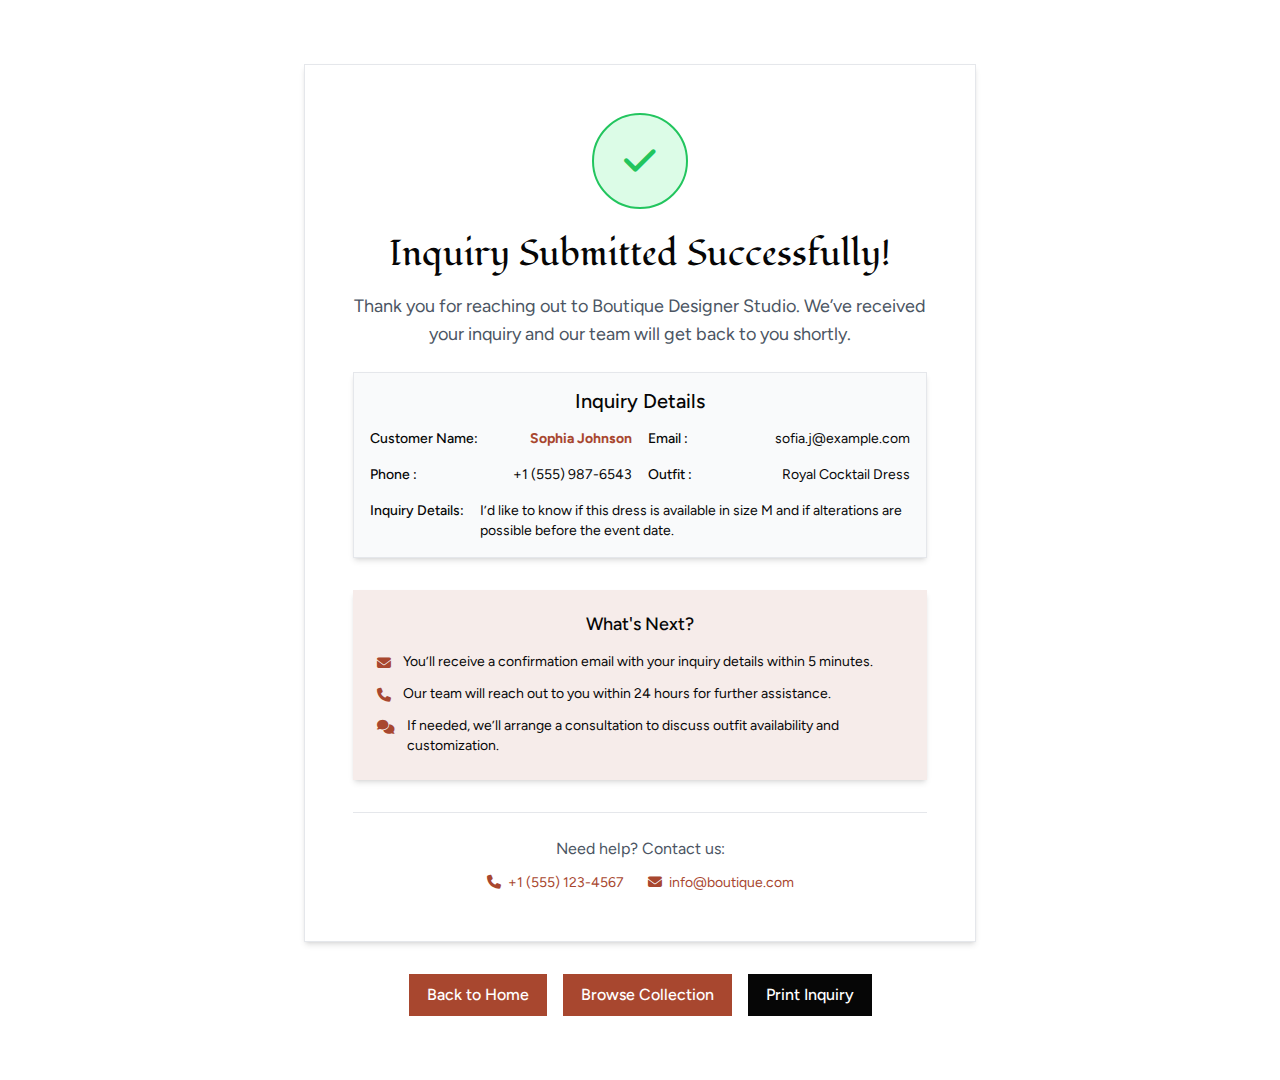
<file: inquiry-success.html>
<!DOCTYPE html>
<html lang="en">

<head>
  <meta charset="UTF-8" />
  <title>Boutique Designer Studio | WorkDo</title>
  <meta name="author" content="Workdo" />
  <meta name="viewport" content="width=device-width, initial-scale=1.0, maximum-scale=1">
  <meta name="description"
    content="Boutique Designer Studio by Workdo offers creative fashion solutions, custom designs, and modern styling for a unique brand experience.">
  <meta name="keywords"
    content="Boutique Studio, Fashion Design, Workdo, Designer Clothing, Custom Wear, Styling Solutions, Fashion Boutique">
  <link rel="icon" href="assets/images/favicon.png" />
  <link href="https://fonts.googleapis.com/css2?family=Figtree:ital,wght@0,300..900;1,300..900&family=Fondamento:ital@0;1&display=swap" rel="stylesheet">
  <link rel="stylesheet" href="assets/css/all.min.css" />
  <link rel="stylesheet" href="assets/css/swiper-bundle.min.css" />
  <script src="assets/js/tailwind.js"></script>
  <link rel="stylesheet" href="assets/css/style.css" />
</head>

<body>  
    <main>
        <section class="lg:py-16 py-10">
  <div class="md:container mx-auto px-4 w-full">
    <div class="flex items-center justify-center">
      <div class="max-w-2xl w-full">
        <div class="bg-white shadow-md border md:p-8 p-4 lg:p-12 text-center booking-success-col">
          <!-- Success Icon -->
          <div class="md:w-24 md:h-24 w-16 h-16 bg-green-100 flex items-center justify-center mx-auto sm:mb-6 mb-4 rounded-full border-2 border-green-500">
            <i class="fas fa-check md:text-4xl text-2xl text-green-500"></i>
          </div>
          
          <!-- Heading -->
          <h2 class="lg:text-4xl md:text-3xl text-2xl font-heading sm:mb-4 mb-3">
            Inquiry Submitted Successfully!
          </h2>
          <p class="md:text-lg text-gray-600 md:mb-6 mb-4">
            Thank you for reaching out to Boutique Designer Studio. We’ve received your inquiry and our team will get back to you shortly.
          </p>

          <!-- Inquiry Details -->
          <div class="bg-gray-50 p-4 md:mb-8 mb-4 text-start shadow-md border">
            <h3 class="text-xl font-semibold mb-4 text-center">Inquiry Details</h3>
            <div class="grid md:grid-cols-2 gap-4 text-sm">
              <div class="flex justify-between sm:gap-4 gap-2">
                <span class="font-medium">Customer Name:</span>
                <span class="text-primary font-bold">Sophia Johnson</span>
              </div>
              <div class="flex justify-between sm:gap-4 gap-2">
                <span class="font-medium">Email :</span>
                <span>sofia.j@example.com</span>
              </div>
              <div class="flex justify-between sm:gap-4 gap-2">
                <span class="font-medium">Phone :</span>
                <span>+1 (555) 987-6543</span>
              </div>
              <div class="flex justify-between sm:gap-4 gap-2">
                <span class="font-medium">Outfit :</span>
                <span>Royal Cocktail Dress</span>
              </div>
              <div class="flex justify-between md:col-span-2 sm:gap-4 gap-2 sm:flex-row flex-col">
                <span class="font-medium">Inquiry Details:</span>
                <span class="sm:text-end md:text-start flex-1">
                  I’d like to know if this dress is available in size M and if alterations are possible before the event date.
                </span>
              </div>
            </div>
          </div>

          <!-- Next Steps -->
          <div class="bg-primary/10 md:p-6 p-4 md:mb-8 mb-4 shadow-md">
            <h3 class="text-lg font-semibold mb-4">What's Next?</h3>
            <div class="space-y-3 text-sm text-start">
              <div class="flex items-start">
                <i class="fas fa-envelope text-primary me-3 mt-1"></i>
                <span>You’ll receive a confirmation email with your inquiry details within 5 minutes.</span>
              </div>
              <div class="flex items-start">
                <i class="fas fa-phone text-primary me-3 mt-1"></i>
                <span>Our team will reach out to you within 24 hours for further assistance.</span>
              </div>
              <div class="flex items-start">
                <i class="fas fa-comments text-primary me-3 mt-1"></i>
                <span>If needed, we’ll arrange a consultation to discuss outfit availability and customization.</span>
              </div>
            </div>
          </div>

          <!-- Contact Info -->
          <div class="md:mt-8 pt-4 mt-4 md:pt-6 border-t border-gray-200">
            <p class="text-gray-600 mb-3">Need help? Contact us:</p>
            <div class="flex justify-center md:gap-6 gap-4 text-sm flex-wrap">
              <a href="tel:+1555123456" class="text-primary hover:underline">
                <i class="fas fa-phone me-1"></i> +1 (555) 123-4567
              </a>
              <a href="mailto:info@boutique.com" class="text-primary hover:underline">
                <i class="fas fa-envelope me-1"></i> info@boutique.com
              </a>
            </div>
          </div>
        </div>

        <!-- Buttons -->
        <div class="flex flex-col sm:flex-row gap-4 justify-center md:mt-8 mt-6">
          <a href="index.html" class="btn btn-primary">Back to Home</a>
          <a href="collection-list.html" class="btn btn-outline">Browse Collection</a>
          <button onclick="printReceipt()" class="btn btn-secondary">Print Inquiry</button>
        </div>
      </div>
    </div>
  </div>
</section>

    </main>
    <script src="assets/js/swiper-bundle.min.js" defer></script>
    <script>
      function printReceipt() {
        window.print();
      }
    </script>
</body>
</html>
</file>
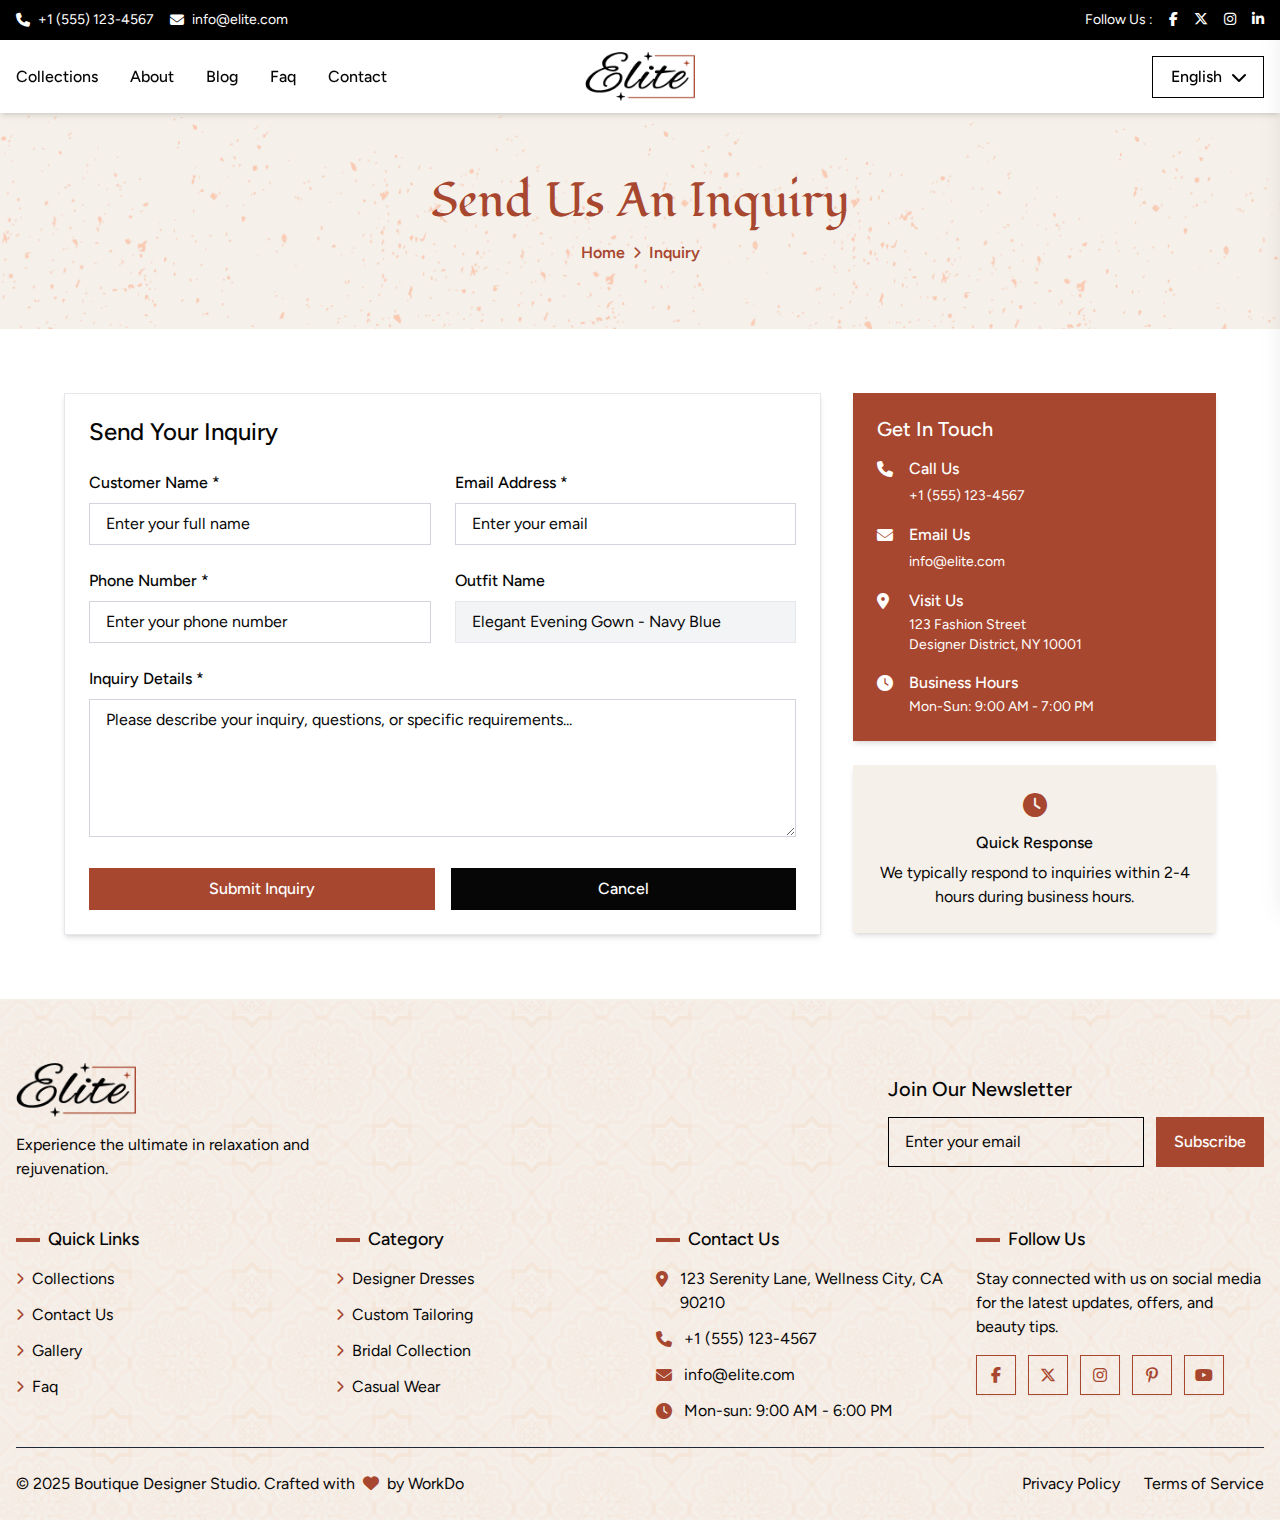
<file: inquiry.html>
<!DOCTYPE html>
<html lang="en">

<head>
  <meta charset="UTF-8" />
  <title>Inquiry | Boutique Designer Studio</title>
  <meta name="author" content="Workdo" />
  <meta name="viewport" content="width=device-width, initial-scale=1.0, maximum-scale=1">
  <meta name="description" content="Send us an inquiry about designer clothing rentals, styling services, or any questions about Boutique Designer Studio.">
  <meta name="keywords" content="Inquiry, Designer Rental, Fashion Consultation, Boutique Studio, Custom Styling">
  <link rel="icon" href="assets/images/favicon.png" />
  <link href="https://fonts.googleapis.com/css2?family=Figtree:ital,wght@0,300..900;1,300..900&family=Fondamento:ital@0;1&display=swap" rel="stylesheet">
  <link rel="stylesheet" href="assets/css/all.min.css" />
  <script src="assets/js/tailwind.js"></script>
  <link rel="stylesheet" href="assets/css/style.css" />
</head>

<body>
  <div class="overlay"></div>
    <div class="bg-black text-white py-2.5 relative overflow-hidden hidden lg:block">
        <div class="md:container w-full mx-auto px-4">
            <div class="flex flex-col sm:flex-row justify-between items-center text-sm">
                <div class="flex items-center gap-4 mb-2 sm:mb-0">
                    <span class="flex items-center">
                    <i class="fas fa-phone me-2"></i>
                    <a href="tel:+1 (555) 123-4567">+1 (555) 123-4567</a>
                    </span>
                    <span class="flex items-center">
                    <i class="fas fa-envelope me-2"></i>
                    <a href="mailto:info@elite.com">info@elite.com</a>
                    </span>
                </div>
                <div class="flex items-center">
                    <p>Follow Us :</p>
                    <div class="flex items-center gap-4 ms-4">
                    <a href="javascript:;"
                        class="text-white hover:scale-105 transition-all duration-300">
                        <i class="fab fa-facebook-f"></i>
                    </a>
                    <a href="javascript:;"
                        class="text-white hover:scale-105 transition-all duration-300">
                        <i class="fab fa-x-twitter"></i>
                    </a>
                    <a href="javascript:;"
                        class="text-white hover:scale-105 transition-all duration-300">
                        <i class="fab fa-instagram"></i>
                    </a>
                    <a href="javascript:;"
                        class="text-white hover:scale-105 transition-all duration-300">
                        <i class="fab fa-linkedin-in"></i>
                    </a>
                </div>
            </div>
            </div>
        </div>
    </div>  
    <header class="sticky top-0 w-full z-[3] bg-white shadow-md transition-all">
        <div class="md:container w-full mx-auto px-4">
        <div class="flex justify-between items-center py-3">
            <!-- Desktop Nav -->
            <nav class="hidden lg:block flex-1">
            <ul class="flex lg:gap-x-8 gap-x-4">
                <li>
                <a href="collection-list.html"
                    class="hover:text-primary font-medium transition-all duration-300 capitalize">Collections</a>
                </li>
                <li> <a href="about.html"
                    class="hover:text-primary font-medium transition-all duration-300 capitalize">About</a>
                </li>
                <li>
                <a href="blog.html"
                    class="hover:text-primary font-medium transition-all duration-300 capitalize">Blog</a>
                </li>
                <li>
                <a href="faq.html"
                    class="hover:text-primary font-medium transition-all duration-300 capitalize">Faq</a>
                </li>
                <li>
                <a href="contact.html"
                    class="hover:text-primary font-medium transition-all duration-300 capitalize">Contact</a>
                </li>
            </ul>
            </nav>
            <div class="logo-col">
            <h1>
                <a href="index.html" class="lg:max-w-[110px] max-w-[95px] w-full block">
                <img src="assets/images/logo.png" alt="Boutique Designer Studio Logo" loading="lazy">
                </a>
            </h1>
            </div>
            <div class="hidden lg:flex flex-1 justify-end">
              <div class="relative md:inline-block hidden text-start h-auto" id="language-dropdown-desktop">
                  <button type="button"
                  class="inline-flex items-center h-full justify-center min-w-28 text-black border border-black lg:px-4 px-3 py-2 bg-white font-medium focus:outline-none focus:ring- focus:ring-offset-2 focus:ring-primary"
                  id="language-button-desktop">
                  <span id="selected-language-desktop" class="flex-1">English</span>
                  <i class="fas fa-chevron-down ms-2"></i>
                  </button>
                  <div
                  class="origin-top-right absolute end-0 mt-2 w-full shadow-lg bg-white ring-1 border border-black ring-black ring-opacity-5 focus:outline-none transition-all transform duration-100 hidden"
                  id="language-menu-desktop">
                  <div class="py-1">
                      <a href="javascript:void(0)"
                      class="block px-4 py-2 text-black transition-all duration-300 hover:bg-light"
                      data-lang="English">English</a>
                      <a href="javascript:void(0)"
                      class="block px-4 py-2 text-black transition-all duration-300 hover:bg-light"
                      data-lang="Spanish">Spanish</a>
                      <a href="javascript:void(0)"
                      class="block px-4 py-2 text-black transition-all duration-300 hover:bg-light"
                      data-lang="French">French</a>
                      <a href="javascript:void(0)"
                      class="block px-4 py-2 text-black transition-all duration-300 hover:bg-light"
                      data-lang="German">German</a>
                  </div>
                  </div>
              </div>
            </div>

            <button class="lg:hidden" id="mobile-menu-toggle">
            <i class="fas fa-bars text-xl"></i>
            </button>
        </div>
        </div>
    </header>

  <main>
    <section class="lg:py-16 py-10 relative z-[1]">
      <div class="common-banner-bg absolute inset-0 w-full h-full z-[-1]">
        <img src="assets/images/common-banner-bg.png" alt="background-image" loading="lazy" class="w-full h-full object-cover rtl:scale-x-[-1]">
      </div>
      <div class="md:container w-full mx-auto px-4">
        <div class="text-primary text-center">
          <h2 class="lg:text-5xl sm:text-4xl text-3xl !leading-[1] font-semibold font-heading">Send Us an Inquiry</h2>
          <ul class="md:mt-4 mt-3 flex flex-wrap items-center font-semibold capitalize justify-center">
            <li class="flex items-center capitalize">
              <a href="index.html">Home</a>
              <i class="fas fa-chevron-right mx-2 text-xs rtl:scale-x-[-1]"></i>
            </li>
            <li class="capitalize">Inquiry</li>
          </ul>
        </div>
      </div>
    </section>
    <section class="lg:py-16 py-10">
      <div class="md:container w-full mx-auto px-4">
        <div class="max-w-6xl mx-auto">
          <div class="grid lg:grid-cols-3 lg:gap-8 gap-6">
            <div class="lg:col-span-2">
              <div class="md:p-6 p-4 border shadow-md">
                <h3 class="md:text-2xl text-xl font-semibold md:mb-6 mb-4">Send Your Inquiry</h3>
                <form id="inquiryForm" class="sm:space-y-6 space-y-4">
                    <div class="grid sm:grid-cols-2 sm:gap-6 gap-4">
                        <div>
                            <label class="block font-medium mb-2 md:text-base text-sm">Customer Name *</label>
                            <input type="text" id="customerName" required class="w-full px-4 py-2  border border-gray-300 focus:ring-2 focus:ring-primary/20 focus:border-primary outline-none" placeholder="Enter your full name">
                        </div>
                        <div>
                            <label class="block font-medium mb-2 md:text-base text-sm">Email Address *</label>
                            <input type="email" id="email" required class="w-full px-4 py-2  border border-gray-300 focus:ring-2 focus:ring-primary/20 focus:border-primary outline-none" placeholder="Enter your email">
                        </div>
                    </div>
                    <div class="grid sm:grid-cols-2 sm:gap-6 gap-4">
                        <div>
                            <label class="block font-medium mb-2 md:text-base text-sm">Phone Number *</label>
                            <input type="tel" id="phone" required class="w-full px-4 py-2  border border-gray-300 focus:ring-2 focus:ring-primary/20 focus:border-primary outline-none" placeholder="Enter your phone number">
                        </div>

                        <div>
                            <label class="block font-medium mb-2 md:text-base text-sm">Outfit Name</label>
                            <input type="text" id="outfitName" readonly class="w-full px-4 py-2 border border-gray- bg-gray-100 cursor-not-allowed" value="Elegant Evening Gown - Navy Blue">
                        </div>
                    </div>
                  <div>
                    <label class="block font-medium mb-2 md:text-base text-sm">Inquiry Details *</label>
                    <textarea rows="5" id="inquiryDetails" required class="w-full px-4 py-2  border border-gray-300 focus:ring-2 focus:ring-primary/20 focus:border-primary outline-none" placeholder="Please describe your inquiry, questions, or specific requirements..."></textarea>
                  </div>

                  <div class="flex sm:flex-row flex-col gap-4">
                    <button type="submit" class="flex-1 btn">
                      Submit Inquiry
                    </button>
                    <button type="button" onclick="cancelForm()" class="flex-1 btn btn-secondary">
                      Cancel
                    </button>
                  </div>
                </form>
              </div>
            </div>

            <!-- Info Sidebar -->
            <div class="space-y-6">
              <!-- Contact Info -->
              <div class="bg-primary text-white md:p-6 p-4 shadow-md">
                <h3 class="text-xl font-bold mb-4">Get in Touch</h3>
                <div class="space-y-4">
                  <div class="flex items-start">
                    <i class="fas fa-phone w-5 mt-1 me-3"></i>
                    <div>
                      <p class="font-medium mb-0.5">Call Us</p>
                      <a href="tel:+15551234567" class="text-sm">+1 (555) 123-4567</a>
                    </div>
                  </div>
                  <div class="flex items-start">
                    <i class="fas fa-envelope mt-1 w-5 me-3"></i>
                    <div>
                      <p class="font-medium mb-0.5">Email Us</p>
                      <a href="mailto:info@boutiquedesignerstudio.com" class="text-sm">info@elite.com</a>
                    </div>
                  </div>
                  <div class="flex items-start">
                    <i class="fas fa-map-marker-alt w-5 me-3 mt-1"></i>
                    <div>
                      <p class="font-medium mb-0.5">Visit Us</p>
                      <p class="text-sm">123 Fashion Street<br>Designer District, NY 10001</p>
                    </div>
                  </div>
                  <div class="flex items-start">
                    <i class="fas fa-clock w-5 mt-1 me-3"></i>
                    <div>
                      <p class="font-medium mb-0.5">Business Hours</p>
                      <p class="text-sm">Mon-Sun: 9:00 AM - 7:00 PM</p>
                    </div>
                  </div>
                </div>
              </div>
              <!-- Response Time -->
              <div class="bg-light md:p-6 p-4 shadow-md">
                <div class="text-center">
                  <i class="fas fa-clock text-primary text-2xl mb-3"></i>
                  <h4 class="font-semibold mb-2">Quick Response</h4>
                  <p class="xl:text-base text-sm">We typically respond to inquiries within 2-4 hours during business hours.</p>
                </div>
              </div>
            </div>
          </div>
        </div>
      </div>
    </section>
  </main>

  <footer class="relative lg:pt-16 pt-10 z-[1]">
    <div class="absolute inset-0 w-full h-full z-[-1]">
      <img src="assets/images/footer-bg.png" alt="Background Image" loading="lazy" class="w-full h-full object-cover">
    </div>
    <div class="md:container w-full mx-auto px-4">
      <div
        class="flex flex-col md:flex-row justify-between md:items-center xl:mb-12 lg:mb-10 mb-6">
        <div class="mb-4 md:mb-0">
          <a href="javascript:void(0)"
            class="logo md:max-w-[120px] max-w-[90px] block mb-4">
            <img src="assets/images/logo.png" alt="Boutique Designer Studio Logo"
              class="w-full h-full">
          </a>
          <p class="md:max-w-xs">
            Experience the ultimate in relaxation and rejuvenation.
          </p>
        </div>

        <div class="w-full md:w-auto">
          <h3 class="md:text-xl text-lg mb-4">
            Join Our Newsletter
          </h3>
          <div class="flex gap-3 flex-wrap subscribe-col">
            <input type="email" placeholder="Enter your email"
              class="px-4 md:py-3 py-2 border border-black bg-transparent focus:outline-none focus:ring-1 focus:ring-primary focus:border-primary sm:w-64 flex-1">
            <button
              class="btn">
              Subscribe
            </button>
          </div>
        </div>
      </div>
      <div
        class="grid grid-cols-1 md:grid-cols-2 lg:grid-cols-4 xl:gap-x-8 gap-x-6 lg:gap-y-12 gap-y-6">
        <div>
          <h3 class="text-lg md:mb-4 mb-2 flex items-center">
            <span class="w-6 h-1 bg-primary me-2"></span>
            Quick Links
          </h3>
          <ul class="space-y-3 md:text-base text-sm">
            <li>
              <a href="collection-list.html"
                class="hover:text-primary transition-all duration-300 flex items-center"><i
                  class="fas fa-chevron-right text-xs me-2 text-primary"></i>
                Collections</a>
            </li>
            <li>
              <a href="contact.html"
                class="hover:text-primary transition-all duration-300 flex items-center"><i
                  class="fas fa-chevron-right text-xs me-2 text-primary"></i>
                Contact Us</a>
            </li>
            <li>
              <a href="gallery.html"
                class="hover:text-primary transition-all duration-300 flex items-center"><i
                  class="fas fa-chevron-right text-xs me-2 text-primary"></i>
                Gallery</a>
            </li>
            <li>
              <a href="faq.html"
                class="hover:text-primary transition-all duration-300 flex items-center"><i
                  class="fas fa-chevron-right text-xs me-2 text-primary"></i>
                Faq</a>
            </li>
          </ul>
        </div>

        <div>
          <h3 class="text-lg md:mb-4 mb-2 flex items-center">
            <span class="w-6 h-1 bg-primary me-2"></span>
            Category
          </h3>
          <ul class="space-y-3 md:text-base text-sm">
            <li>
              <a href="collection-details.html"
                class="hover:text-primary transition-all duration-300 flex items-center"><i
                  class="fas fa-chevron-right text-xs me-2 text-primary"></i>
                Designer Dresses</a>
            </li>
            <li>
              <a href="collection-details.html"
                class="hover:text-primary transition-all duration-300 flex items-center"><i
                  class="fas fa-chevron-right text-xs me-2 text-primary"></i>
                Custom Tailoring</a>
            </li>
            <li>
              <a href="collection-details.html"
                class="hover:text-primary transition-all duration-300 flex items-center"><i
                  class="fas fa-chevron-right text-xs me-2 text-primary"></i>
                Bridal Collection</a>
            </li>
            <li>
              <a href="collection-details.html"
                class="hover:text-primary transition-all duration-300 flex items-center"><i
                  class="fas fa-chevron-right text-xs me-2 text-primary"></i>
                Casual Wear</a>
            </li>
          </ul>
        </div>

        <div class="md:text-base text-sm">
          <h3 class="text-lg md:mb-4 mb-2 flex items-center">
            <span class="w-6 h-1 bg-primary me-2"></span>
            Contact Us
          </h3>
          <ul class="space-y-3">
            <li class="flex items-start">
              <i class="fas fa-map-marker-alt mt-1 me-3 text-primary"></i>
              <span>123 Serenity Lane, Wellness City, CA 90210</span>
            </li>
            <li class="flex items-center">
              <i class="fas fa-phone me-3 text-primary"></i>
              <a href="tel:+1 (555) 123-4567" tabindex="0">
                +1 (555) 123-4567
              </a>
            </li>
            <li class="flex items-center">
              <i class="fas fa-envelope me-3 text-primary"></i>
              <a href="mailto:info@elite.com">info@elite.com</a>
            </li>
            <li class="flex items-center">
              <i class="fas fa-clock me-3 text-primary"></i>
              <span>Mon-sun: 9:00 AM - 6:00 PM</span>
            </li>
          </ul>
        </div>

        <div>
          <h3 class="text-lg md:mb-4 mb-2 flex items-center">
            <span class="w-6 h-1 bg-primary me-2"></span>
            Follow Us
          </h3>
          <p class="mb-4">
            Stay connected with us on social media for the latest updates,
            offers, and beauty tips.
          </p>
          <div class="flex flex-wrap gap-3">
            <a href="javascript:;"
              class="border border-primary text-primary hover:bg-primary hover:text-white transition-all duration-300 flex items-center justify-center xl:w-10 xl:h-10 w-8 h-8 shadow-sm">
              <i class="fab fa-facebook-f"></i>
            </a>
            <a href="javascript:;"
              class="border border-primary text-primary hover:bg-primary hover:text-white transition-all duration-300 flex items-center justify-center xl:w-10 xl:h-10 w-8 h-8 shadow-sm">
              <i class="fab fa-x-twitter"></i>
            </a>
            <a href="javascript:;"
              class="border border-primary text-primary hover:bg-primary hover:text-white transition-all duration-300 flex items-center justify-center xl:w-10 xl:h-10 w-8 h-8 shadow-sm">
              <i class="fab fa-instagram"></i>
            </a>
            <a href="javascript:;"
              class="border border-primary text-primary hover:bg-primary hover:text-white transition-all duration-300 flex items-center justify-center xl:w-10 xl:h-10 w-8 h-8 shadow-sm">
              <i class="fab fa-pinterest-p"></i>
            </a>
            <a href="javascript:;"
              class="border border-primary text-primary hover:bg-primary hover:text-white transition-all duration-300 flex items-center justify-center xl:w-10 xl:h-10 w-8 h-8 shadow-sm">
              <i class="fab fa-youtube"></i>
            </a>
          </div>
        </div>
      </div>
      <!-- Bottom Footer -->
      <div
        class="border-t border-gray-800 md:py-6 py-4 flex flex-col md:flex-row justify-between md:items-center mt-6">
        <p class="mb-4 md:mb-0">
          © 2025 Boutique Designer Studio. Crafted with <i
            class="fas fa-heart text-primary mx-1"></i> by WorkDo
        </p>
        <div class="flex items-center gap-6 md:text-base text-sm">
          <a href="privacy-policy.html"
            class="hover:text-primary transition-colors">Privacy Policy</a>
          <a href="terms-condition.html"
            class="hover:text-primary transition-colors">Terms of Service</a>
        </div>
      </div>
    </div>
  </footer>
  <div id="mobile-menu"
    class="mobile-menu fixed inset-y-0 end-0 z-50 bg-white shadow-xl transform translate-x-full rtl:-translate-x-full transition-transform duration-300 max-w-[325px] w-full ease-in-out overflow-y-auto">
    <div class="flex justify-between items-center px-4 py-3 border-b">
      <a href="index.html" class="block max-w-[85px] w-full">
            <img src="assets/images/logo.png" alt="Boutique Designer Studio Logo" class="logo-img">
        </a>
      <button id="close-mobile-menu" class="text-gray-600 hover:text-primary transition-colors">
        <i class="fas fa-times text-xl"></i>
      </button>
    </div>
    <div class="p-4">
      <div class="mb-4">
        <div class="relative block text-start h-auto" id="language-dropdown-mobile">
          <button type="button"
            class="inline-flex items-center h-full justify-start text-start w-full text-black border border-black md:px-4 px-[10px] py-[7.5px] bg-white text-sm font-medium focus:outline-none focus:ring- focus:ring-offset-2 focus:ring-primary"
            id="language-button-mobile">
            <span id="selected-language-mobile" class="flex-1">English</span>
            <i class="fas fa-chevron-down ms-2"></i>
          </button>
          <div
            class="origin-top-right absolute end-0 mt-2 w-full shadow-lg bg-white border-black border transition-all transform duration-100 hidden"
            id="language-menu-mobile">
            <div class="py-1">
              <a href="javascript:void(0)"
                class="block px-4 py-2 text-sm transition-all duration-300 hover:bg-light"
                data-lang="English">English</a>
              <a href="javascript:void(0)"
                class="block px-4 py-2 text-sm transition-all duration-300 hover:bg-light"
                data-lang="Spanish">Spanish</a>
              <a href="javascript:void(0)"
                class="block px-4 py-2 text-sm transition-all duration-300 hover:bg-light"
                data-lang="French">French</a>
              <a href="javascript:void(0)"
                class="block px-4 py-2 text-sm transition-all duration-300 hover:bg-light"
                data-lang="German">German</a>
            </div>
          </div>
        </div>
      </div>
      <ul class="flex flex-col space-y-2 md:text-base text-sm">
       <li>
          <a href="collection-details.html"
            class="hover:text-primary transition-all duration-300 capitalize p-2 border block shadow-sm">Collections</a>
        </li>
        <li> <a href="about.html"
            class="hover:text-primary transition-all duration-300 capitalize p-2 border block shadow-sm">About</a>
        </li>
        <li>
          <a href="blog.html"
            class="hover:text-primary transition-all duration-300 capitalize p-2 border block shadow-sm">Blog</a>
        </li>
        <li>
          <a href="faq.html"
            class="hover:text-primary transition-all duration-300 capitalize p-2 border block shadow-sm">Faq</a>
        </li>
        <li>
          <a href="contact.html"
            class="hover:text-primary transition-all duration-300 capitalize p-2 border block shadow-sm">Contact</a>
        </li>
      </ul>
      <div class="p-2 border mt-2 space-y-2 shadow-sm md:text-base text-sm">
          <span class="flex items-center">
            <i class="fas fa-phone me-2"></i>
            <a href="tel:+1 (555) 123-4567">+1 (555) 123-4567</a>
          </span>
          <span class="flex items-center">
            <i class="fas fa-envelope me-2"></i>
            <a href="mailto:info@elite.com">info@elite.com</a>
          </span>
          <div class="flex items-center">
              <p>Follow Us :</p>
              <div class="flex items-center gap-4 ms-4">
                <a href="javascript:;" class="hover:scale-105 transition-all duration-300">
                  <i class="fab fa-facebook-f"></i>
                </a>
                <a href="javascript:;" class="hover:scale-105 transition-all duration-300">
                  <i class="fab fa-x-twitter"></i>
                </a>
                <a href="javascript:;" class="hover:scale-105 transition-all duration-300">
                  <i class="fab fa-instagram"></i>
                </a>
                <a href="javascript:;" class="hover:scale-105 transition-all duration-300">
                  <i class="fab fa-linkedin-in"></i>
                </a>
              </div>
          </div>
        </div>
    </div>
  </div>
  <div class="toaster">SuccessFully Send Inquiry</div>

  <script src="assets/js/swiper-bundle.min.js" defer></script>
  <script src="assets/js/main.js" defer></script>
</body>

</html>
</file>
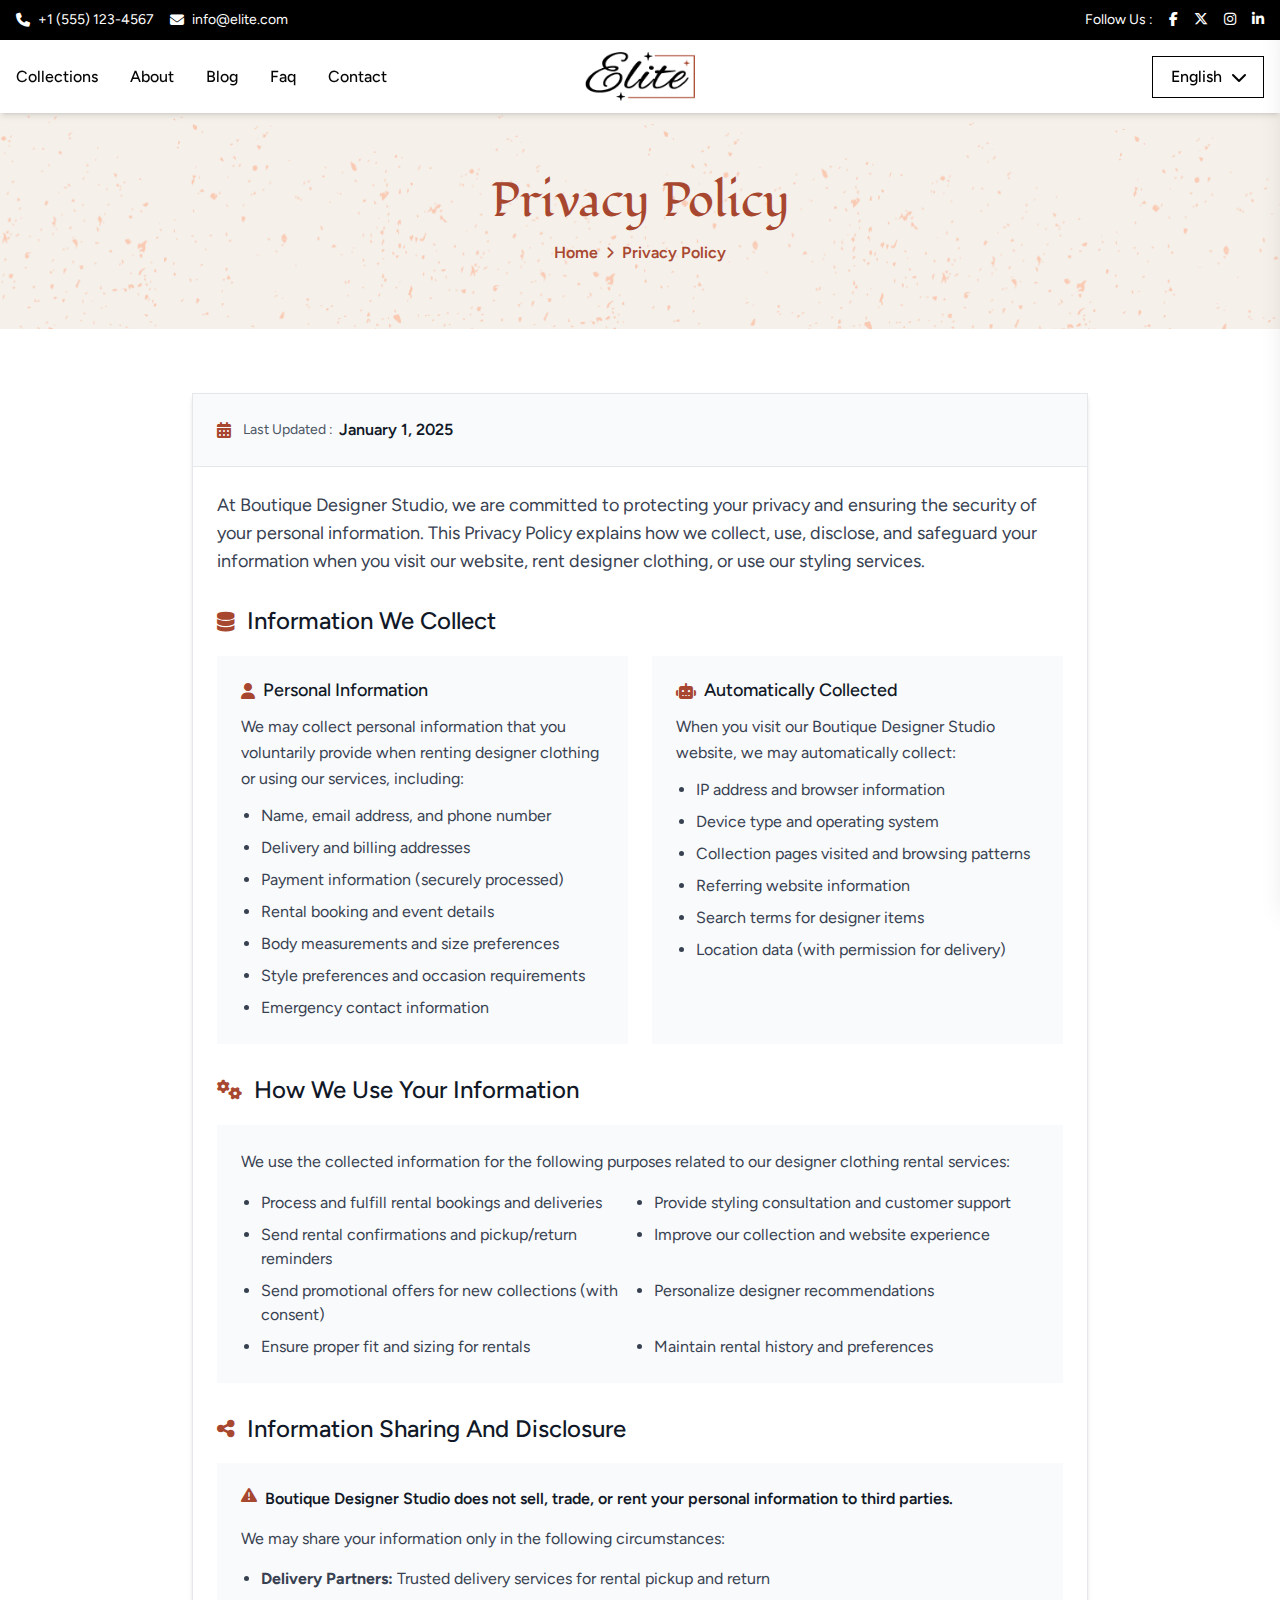
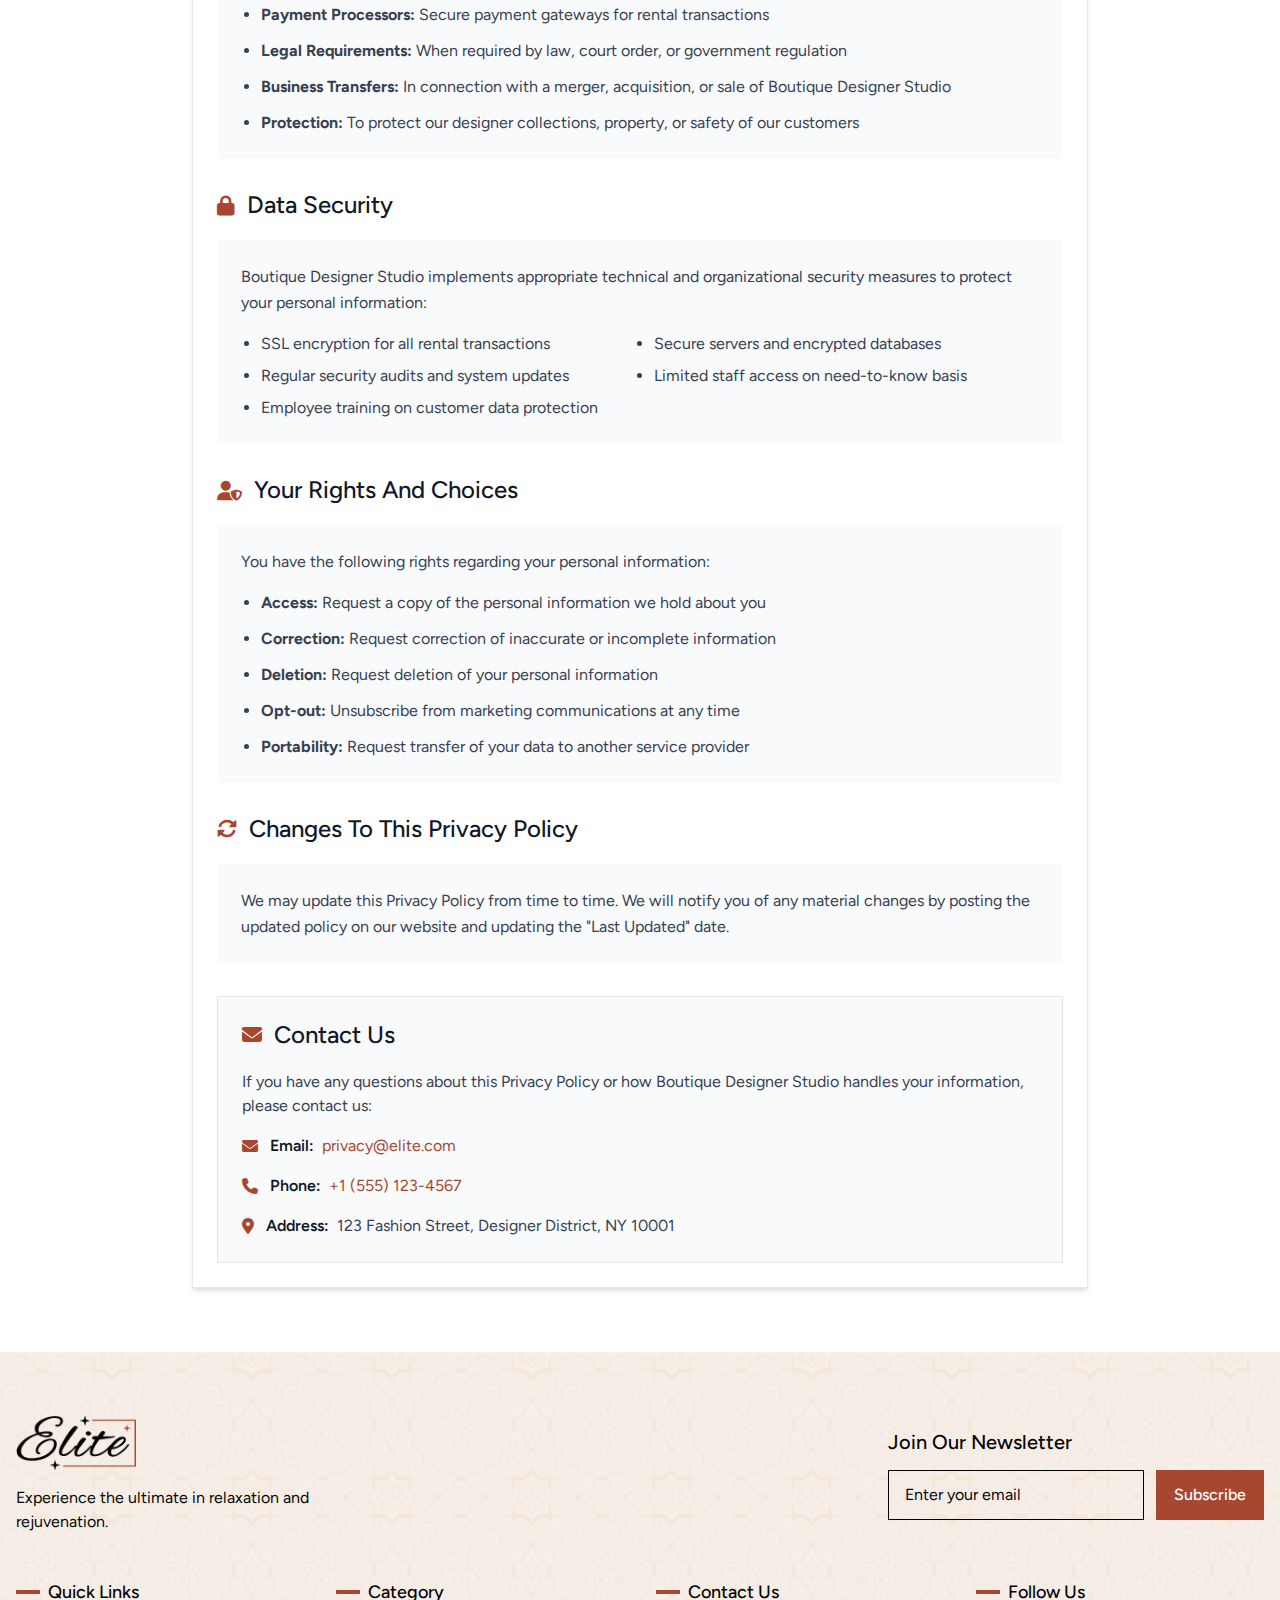
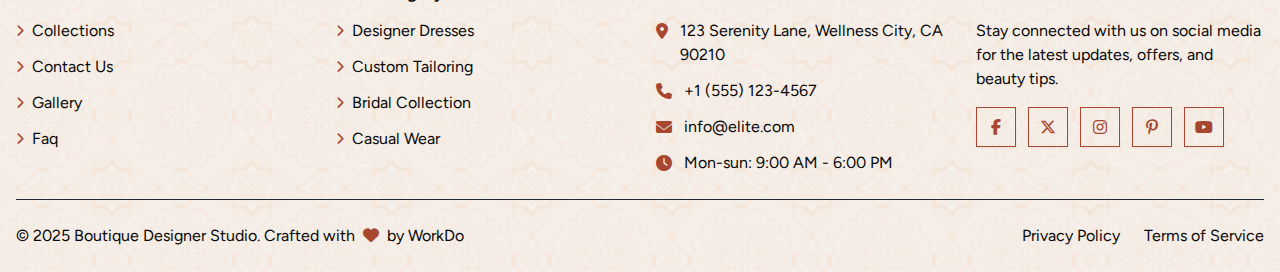
<file: privacy-policy.html>
<!DOCTYPE html>
<html lang="en">

<head>
  <meta charset="UTF-8" />
  <title>Boutique Designer Studio | WorkDo</title>
  <meta name="author" content="Workdo" />
  <meta name="viewport" content="width=device-width, initial-scale=1.0, maximum-scale=1">
  <meta name="description"
    content="Boutique Designer Studio by Workdo offers creative fashion solutions, custom designs, and modern styling for a unique brand experience.">
  <meta name="keywords"
    content="Boutique Studio, Fashion Design, Workdo, Designer Clothing, Custom Wear, Styling Solutions, Fashion Boutique">
  <link rel="icon" href="assets/images/favicon.png" />
  <link href="https://fonts.googleapis.com/css2?family=Figtree:ital,wght@0,300..900;1,300..900&family=Fondamento:ital@0;1&display=swap" rel="stylesheet">
  <link rel="stylesheet" href="assets/css/all.min.css" />
  <link rel="stylesheet" href="assets/css/swiper-bundle.min.css" />
  <script src="assets/js/tailwind.js"></script>
  <link rel="stylesheet" href="assets/css/style.css" />
</head>

<body>
    <div class="overlay"></div>
    <div
        class="bg-black text-white py-2.5 relative overflow-hidden hidden lg:block">
        <div
            class="md:container w-full mx-auto px-4">
            <div
            class="flex flex-col sm:flex-row justify-between items-center text-sm">
            <div class="flex items-center gap-4 mb-2 sm:mb-0">
                <span class="flex items-center">
                <i class="fas fa-phone me-2"></i>
                <a href="tel:+1 (555) 123-4567">+1 (555) 123-4567</a>
                </span>
                <span class="flex items-center">
                <i class="fas fa-envelope me-2"></i>
                <a href="mailto:info@elite.com">info@elite.com</a>
                </span>
            </div>
            <div class="flex items-center">
                <p>Follow Us :</p>
                <div class="flex items-center gap-4 ms-4">
                <a href="javascript:;"
                    class="text-white hover:scale-105 transition-all duration-300">
                    <i class="fab fa-facebook-f"></i>
                </a>
                <a href="javascript:;"
                    class="text-white hover:scale-105 transition-all duration-300">
                    <i class="fab fa-x-twitter"></i>
                </a>
                <a href="javascript:;"
                    class="text-white hover:scale-105 transition-all duration-300">
                    <i class="fab fa-instagram"></i>
                </a>
                <a href="javascript:;"
                    class="text-white hover:scale-105 transition-all duration-300">
                    <i class="fab fa-linkedin-in"></i>
                </a>
                </div>
            </div>
            </div>
        </div>
    </div>  
    <header class="sticky top-0 w-full z-[3] bg-white shadow-md transition-all">
        <div class="md:container w-full mx-auto px-4">
        <div class="flex justify-between items-center py-3">
            <!-- Desktop Nav -->
            <nav class="hidden lg:block flex-1">
            <ul class="flex lg:gap-x-8 gap-x-4">
                <li>
                <a href="collection-list.html"
                    class="hover:text-primary font-medium transition-all duration-300 capitalize">Collections</a>
                </li>
                <li> <a href="about.html"
                    class="hover:text-primary font-medium transition-all duration-300 capitalize">About</a>
                </li>
                <li>
                <a href="blog.html"
                    class="hover:text-primary font-medium transition-all duration-300 capitalize">Blog</a>
                </li>
                <li>
                <a href="faq.html"
                    class="hover:text-primary font-medium transition-all duration-300 capitalize">Faq</a>
                </li>
                <li>
                <a href="contact.html"
                    class="hover:text-primary font-medium transition-all duration-300 capitalize">Contact</a>
                </li>
            </ul>
            </nav>
            <div class="logo-col">
            <h1>
                <a href="index.html" class="lg:max-w-[110px] max-w-[95px] w-full block">
                <img src="assets/images/logo.png" alt="Boutique Designer Studio Logo" loading="lazy">
                </a>
            </h1>
            </div>
            <div class="hidden lg:flex flex-1 justify-end">
              <div class="relative md:inline-block hidden text-start h-auto" id="language-dropdown-desktop">
                  <button type="button"
                  class="inline-flex items-center h-full justify-center min-w-28 text-black border border-black lg:px-4 px-3 py-2 bg-white font-medium focus:outline-none focus:ring- focus:ring-offset-2 focus:ring-primary"
                  id="language-button-desktop">
                  <span id="selected-language-desktop" class="flex-1">English</span>
                  <i class="fas fa-chevron-down ms-2"></i>
                  </button>
                  <div
                  class="origin-top-right absolute end-0 mt-2 w-full shadow-lg bg-white ring-1 border border-black ring-black ring-opacity-5 focus:outline-none transition-all transform duration-100 hidden"
                  id="language-menu-desktop">
                  <div class="py-1">
                      <a href="javascript:void(0)"
                      class="block px-4 py-2 text-black transition-all duration-300 hover:bg-light"
                      data-lang="English">English</a>
                      <a href="javascript:void(0)"
                      class="block px-4 py-2 text-black transition-all duration-300 hover:bg-light"
                      data-lang="Spanish">Spanish</a>
                      <a href="javascript:void(0)"
                      class="block px-4 py-2 text-black transition-all duration-300 hover:bg-light"
                      data-lang="French">French</a>
                      <a href="javascript:void(0)"
                      class="block px-4 py-2 text-black transition-all duration-300 hover:bg-light"
                      data-lang="German">German</a>
                  </div>
                  </div>
              </div>
            </div>

            <button class="lg:hidden" id="mobile-menu-toggle">
            <i class="fas fa-bars text-xl"></i>
            </button>
        </div>
        </div>
    </header>

    <main>
      <section class="lg:py-16 py-10 relative z-[1]">
            <div class="common-banner-bg absolute inset-0 w-full h-full z-[-1]">
                <img src="assets/images/common-banner-bg.png" alt="background-image" loading="lazy" class="w-full h-full object-cover rtl:scale-x-[-1]">
            </div>
            <div class="md:container w-full mx-auto px-4">
                <div class="text-primary text-center">
                    <h2 class="lg:text-5xl sm:text-4xl text-3xl !leading-[1] font-semibold font-heading">Privacy Policy</h2>
                    <ul class="md:mt-4 mt-3 flex flex-wrap items-center font-semibold capitalize justify-center">
                        <li class="flex items-center capitalize">
                            <a href="index.html">Home</a>
                            <i class="fas fa-chevron-right mx-2 text-xs rtl:scale-x-[-1]"></i>
                        </li>
                        <li class="capitalize">Privacy Policy</li>
                    </ul>
                </div>
            </div>
        </section>
    <section class="lg:py-16 py-10">
      <div class="md:container w-full mx-auto px-4">
        <div class="max-w-4xl mx-auto">
          <div class="bg-white shadow-md border border-gray-200">
            <div class="bg-gray-50 lg:p-6 p-4 border-b border-gray-200">
                <div class="flex items-center gap-3">
                  <i class="fas fa-calendar-alt text-primary"></i>
                  <div class="flex items-center ga-2">
                    <p class="text-sm text-gray-600">Last Updated : &nbsp;</p>
                    <p class="font-semibold text-gray-900">January 1, 2025</p>
                  </div>
                </div>
            </div>
            <div class="p-4 lg:p-6">
              <div class="lg:mb-8 mb-5">
                <p class="text-gray-700 leading-relaxed lg:text-lg">At Boutique Designer Studio, we are committed to protecting your privacy and ensuring the security of your personal information. This Privacy Policy explains how we collect, use, disclose, and safeguard your information when you visit our website, rent designer clothing, or use our styling services.</p>
              </div>
              <div class="lg:mb-8 mb-5">
                <div class="flex items-center gap-3 lg:mb-5 mb-4">
                  <i class="fas fa-database text-primary text-xl"></i>
                  <h2 class="md:text-2xl sm:text-xl text-lg font-semibold text-gray-900">
                    Information We Collect
                  </h2>
                </div>
                <div class="grid sm:grid-cols-2 gap-6">
                  <div class="bg-gray-50 lg:p-6 p-4">
                    <div class="flex items-center gap-2 mb-3">
                      <i class="fas fa-user text-primary"></i>
                      <h3 class="text-lg font-medium text-gray-900">Personal Information</h3>
                    </div>
                    <p class="leading-relaxed text-gray-700 mb-3">We may collect personal information that you voluntarily provide when renting designer clothing or using our services, including:</p>
                    <ul class="space-y-2 text-gray-700 list-disc ps-5">
                      <li>Name, email address, and phone number</li>
                      <li>Delivery and billing addresses</li>
                      <li>Payment information (securely processed)</li>
                      <li>Rental booking and event details</li>
                      <li>Body measurements and size preferences</li>
                      <li>Style preferences and occasion requirements</li>
                      <li>Emergency contact information</li>
                    </ul>
                  </div>
                  <div class="bg-gray-50 lg:p-6 p-4">
                    <div class="flex items-center gap-2 mb-3">
                      <i class="fas fa-robot text-primary"></i>
                      <h3 class="text-lg font-medium text-gray-900">Automatically Collected</h3>
                    </div>
                    <p class="leading-relaxed text-gray-700 mb-3">When you visit our Boutique Designer Studio website, we may automatically collect:</p>
                    <ul class="space-y-2 text-gray-700 list-disc ps-5">
                      <li>IP address and browser information</li>
                      <li>Device type and operating system</li>
                      <li>Collection pages visited and browsing patterns</li>
                      <li>Referring website information</li>
                      <li>Search terms for designer items</li>
                      <li>Location data (with permission for delivery)</li>
                    </ul>
                  </div>
                </div>
              </div>
              <div class="lg:mb-8 mb-5">
                <div class="flex items-center gap-3 lg:mb-5 mb-4">
                  <i class="fas fa-cogs text-primary text-xl"></i>
                  <h2 class="md:text-2xl sm:text-xl text-lg font-semibold text-gray-900">
                    How We Use Your Information
                  </h2>
                </div>
                <div class="bg-gray-50 lg:p-6 p-4">
                  <p class="leading-relaxed text-gray-700 mb-4">We use the collected information for the following purposes related to our designer clothing rental services:</p>
                  <ul class="grid md:grid-cols-2 gap-2 text-gray-700 list-disc ps-5">
                    <li>Process and fulfill rental bookings and deliveries</li>
                    <li>Provide styling consultation and customer support</li>
                    <li>Send rental confirmations and pickup/return reminders</li>
                    <li>Improve our collection and website experience</li>
                    <li>Send promotional offers for new collections (with consent)</li>
                    <li>Personalize designer recommendations</li>
                    <li>Ensure proper fit and sizing for rentals</li>
                    <li>Maintain rental history and preferences</li>
                  </ul>
                </div>
              </div>
              <div class="lg:mb-8 mb-5">
                <div class="flex items-center gap-3 lg:mb-5 mb-4">
                  <i class="fas fa-share-alt text-primary text-xl"></i>
                  <h2 class="md:text-2xl sm:text-xl text-lg font-semibold text-gray-900">
                    Information Sharing and Disclosure
                  </h2>
                </div>
                <div class="bg-gray-50 lg:p-6 p-4">
                  <div class="flex items-start gap-2 mb-4">
                    <i class="fas fa-exclamation-triangle text-primary"></i>
                    <p class="font-semibold text-gray-900">Boutique Designer Studio does not sell, trade, or rent your personal information to third parties.</p>
                  </div>
                  <p class="text-gray-700 mb-4">We may share your information only in the following circumstances:</p>
                  <ul class="space-y-3 text-gray-700 list-disc ps-5">
                    <li>
                      <strong>Delivery Partners:</strong> Trusted delivery services for rental pickup and return
                    </li>
                    <li>
                      <strong>Payment Processors:</strong> Secure payment gateways for rental transactions
                    </li>
                    <li>
                      <strong>Legal Requirements:</strong> When required by law, court order, or government regulation
                    </li>
                    <li>
                      <strong>Business Transfers:</strong> In connection with a merger, acquisition, or sale of Boutique Designer Studio
                    </li>
                    <li>
                      <strong>Protection:</strong> To protect our designer collections, property, or safety of our customers
                    </li>
                  </ul>
                </div>
              </div>
              <div class="lg:mb-8 mb-5">
                <div class="flex items-center gap-3 lg:mb-5 mb-4">
                  <i class="fas fa-lock text-primary text-xl"></i>
                  <h2 class="md:text-2xl sm:text-xl text-lg font-semibold text-gray-900">
                    Data Security
                  </h2>
                </div>
                <div class="bg-gray-50 lg:p-6 p-4">
                  <p class="leading-relaxed text-gray-700 mb-4">Boutique Designer Studio implements appropriate technical and organizational security measures to protect your personal information:</p>
                  <ul class="grid md:grid-cols-2 gap-2 text-gray-700 list-disc ps-5">
                    <li>SSL encryption for all rental transactions</li>
                    <li>Secure servers and encrypted databases</li>
                    <li>Regular security audits and system updates</li>
                    <li>Limited staff access on need-to-know basis</li>
                    <li>Employee training on customer data protection</li>
                  </ul>
                </div>
              </div>
              <div class="lg:mb-8 mb-5">
                <div class="flex items-center gap-3 lg:mb-5 mb-4">
                  <i class="fas fa-user-shield text-primary text-xl"></i>
                  <h2 class="md:text-2xl sm:text-xl text-lg font-semibold text-gray-900">
                    Your Rights and Choices
                  </h2>
                </div>
                <div class="bg-gray-50 lg:p-6 p-4">
                  <p class="leading-relaxed text-gray-700 mb-4">You have the following rights regarding your personal information:</p>
                  <ul class="space-y-3 text-gray-700 list-disc ps-5">
                    <li>
                      <strong>Access:</strong> Request a copy of the personal information we hold about you
                    </li>
                    <li>
                      <strong>Correction:</strong> Request correction of inaccurate or incomplete information
                    </li>
                    <li>
                      <strong>Deletion:</strong> Request deletion of your personal information
                    </li>
                    <li>
                      <strong>Opt-out:</strong> Unsubscribe from marketing communications at any time
                    </li>
                    <li>
                      <strong>Portability:</strong> Request transfer of your data to another service provider
                    </li>
                  </ul>
                </div>
              </div>
              <div class="lg:mb-8 mb-5">
                <div class="flex items-center gap-3 lg:mb-5 mb-4">
                  <i class="fas fa-sync-alt text-primary text-xl"></i>
                  <h2 class="md:text-2xl sm:text-xl text-lg font-semibold text-gray-900">
                    Changes to This Privacy Policy
                  </h2>
                </div>
                <div class="bg-gray-50 lg:p-6 p-4">
                  <p class="leading-relaxed text-gray-700">We may update this Privacy Policy from time to time. We will notify you of any material changes by posting the updated policy on our website and updating the "Last Updated" date.</p>
                </div>
              </div>
              <div class="bg-gray-50 lg:p-6 p-4 border">
                <div class="flex items-center gap-3 lg:mb-5 mb-4">
                  <i class="fas fa-envelope text-primary text-xl"></i>
                  <h2 class="md:text-2xl sm:text-xl text-lg font-semibold text-gray-900">
                    Contact Us
                  </h2>
                </div>
                <div class="text-gray-700">
                  <p class="mb-4">If you have any questions about this Privacy Policy or how Boutique Designer Studio handles your information, please contact us:</p>
                  <div class="space-y-4">
                    <div class="flex items-center gap-3">
                      <i class="fas fa-envelope text-primary"></i>
                      <div class="flex items-center gap-2 md:text-base text-sm">
                        <p class="font-semibold text-gray-900">Email:</p>
                        <a href="mailto:privacy@elite.com" class="text-primary hover:underline break-all">privacy@elite.com</a>
                      </div>
                    </div>
                    <div class="flex items-center gap-3">
                      <i class="fas fa-phone text-primary"></i>
                      <div class="flex items-center gap-2 md:text-base text-sm">
                        <p class="font-semibold text-gray-900">Phone:</p>
                        <a href="tel:+15551234567" class="text-primary hover:underline">+1 (555) 123-4567</a>
                      </div>
                    </div>
                    <div class="flex items-center gap-3">
                      <i class="fas fa-map-marker-alt text-primary"></i>
                      <div class="flex items-center gap-2 md:text-base text-sm">
                        <p class="font-semibold text-gray-900">Address:</p>
                        <span>123 Fashion Street, Designer District, NY 10001</span>
                      </div>
                    </div>
                  </div>
                </div>
              </div>
            </div>
          </div>
        </div>
      </div>
    </section>
    </main>

    <footer class="relative lg:pt-16 pt-10 z-[1]">
      <div class="absolute inset-0 w-full h-full z-[-1]">
        <img src="assets/images/footer-bg.png" alt="Background Image" loading="lazy" class="w-full h-full object-cover">
      </div>
      <div class="md:container w-full mx-auto px-4">
        <div
          class="flex flex-col md:flex-row justify-between md:items-center xl:mb-12 lg:mb-10 mb-6">
          <div class="mb-4 md:mb-0">
            <a href="javascript:void(0)"
            class="logo md:max-w-[120px] max-w-[90px] block mb-4">
            <img src="assets/images/logo.png" alt="Boutique Designer Studio Logo"
              class="w-full h-full">
          </a>
            <p class="md:max-w-xs">
              Experience the ultimate in relaxation and rejuvenation.
            </p>
          </div>

          <div class="w-full md:w-auto">
            <h3 class="md:text-xl text-lg mb-4">
              Join Our Newsletter
            </h3>
            <div class="flex gap-3 flex-wrap subscribe-col">
              <input type="email" placeholder="Enter your email"
                class="px-4 md:py-3 py-2 border border-black bg-transparent focus:outline-none focus:ring-1 focus:ring-primary focus:border-primary sm:w-64 flex-1">
              <button
                class="btn">
                Subscribe
              </button>
            </div>
          </div>
        </div>
        <div
          class="grid grid-cols-1 md:grid-cols-2 lg:grid-cols-4 xl:gap-x-8 gap-x-6 lg:gap-y-12 gap-y-6">
          <div>
            <h3 class="text-lg md:mb-4 mb-2 flex items-center">
              <span class="w-6 h-1 bg-primary me-2"></span>
              Quick Links
            </h3>
            <ul class="space-y-3 md:text-base text-sm">
              <li>
                <a href="collection-list.html"
                  class="hover:text-primary transition-all duration-300 flex items-center"><i
                    class="fas fa-chevron-right text-xs me-2 text-primary"></i>
                  Collections</a>
              </li>
              <li>
                <a href="contact.html"
                  class="hover:text-primary transition-all duration-300 flex items-center"><i
                    class="fas fa-chevron-right text-xs me-2 text-primary"></i>
                  Contact Us</a>
              </li>
              <li>
                <a href="gallery.html"
                  class="hover:text-primary transition-all duration-300 flex items-center"><i
                    class="fas fa-chevron-right text-xs me-2 text-primary"></i>
                  Gallery</a>
              </li>
              <li>
                <a href="faq.html"
                  class="hover:text-primary transition-all duration-300 flex items-center"><i
                    class="fas fa-chevron-right text-xs me-2 text-primary"></i>
                  Faq</a>
              </li>
            </ul>
          </div>

          <div>
            <h3 class="text-lg md:mb-4 mb-2 flex items-center">
              <span class="w-6 h-1 bg-primary me-2"></span>
              Category
            </h3>
            <ul class="space-y-3 md:text-base text-sm">
              <li>
                <a href="collection-details.html"
                  class="hover:text-primary transition-all duration-300 flex items-center"><i
                    class="fas fa-chevron-right text-xs me-2 text-primary"></i>
                  Designer Dresses</a>
              </li>
              <li>
                <a href="collection-details.html"
                  class="hover:text-primary transition-all duration-300 flex items-center"><i
                    class="fas fa-chevron-right text-xs me-2 text-primary"></i>
                  Custom Tailoring</a>
              </li>
              <li>
                <a href="collection-details.html"
                  class="hover:text-primary transition-all duration-300 flex items-center"><i
                    class="fas fa-chevron-right text-xs me-2 text-primary"></i>
                  Bridal Collection</a>
              </li>
              <li>
                <a href="collection-details.html"
                  class="hover:text-primary transition-all duration-300 flex items-center"><i
                    class="fas fa-chevron-right text-xs me-2 text-primary"></i>
                  Casual Wear</a>
              </li>
            </ul>
          </div>

          <div class="md:text-base text-sm">
            <h3 class="text-lg md:mb-4 mb-2 flex items-center">
              <span class="w-6 h-1 bg-primary me-2"></span>
              Contact Us
            </h3>
            <ul class="space-y-3">
              <li class="flex items-start">
                <i class="fas fa-map-marker-alt mt-1 me-3 text-primary"></i>
                <span>123 Serenity Lane, Wellness City, CA 90210</span>
              </li>
              <li class="flex items-center">
                <i class="fas fa-phone me-3 text-primary"></i>
                <a href="tel:+1 (555) 123-4567" tabindex="0">
                  +1 (555) 123-4567
                </a>
              </li>
              <li class="flex items-center">
                <i class="fas fa-envelope me-3 text-primary"></i>
                <a href="mailto:info@elite.com">info@elite.com</a>
              </li>
              <li class="flex items-center">
                <i class="fas fa-clock me-3 text-primary"></i>
                <span>Mon-sun: 9:00 AM - 6:00 PM</span>
              </li>
            </ul>
          </div>

          <div>
            <h3 class="text-lg md:mb-4 mb-2 flex items-center">
              <span class="w-6 h-1 bg-primary me-2"></span>
              Follow Us
            </h3>
            <p class="mb-4">
              Stay connected with us on social media for the latest updates,
              offers, and beauty tips.
            </p>
            <div class="flex flex-wrap gap-3">
              <a href="javascript:;"
                class="border border-primary text-primary hover:bg-primary hover:text-white transition-all duration-300 flex items-center justify-center xl:w-10 xl:h-10 w-8 h-8 shadow-sm">
                <i class="fab fa-facebook-f"></i>
              </a>
              <a href="javascript:;"
                class="border border-primary text-primary hover:bg-primary hover:text-white transition-all duration-300 flex items-center justify-center xl:w-10 xl:h-10 w-8 h-8 shadow-sm">
                <i class="fab fa-x-twitter"></i>
              </a>
              <a href="javascript:;"
                class="border border-primary text-primary hover:bg-primary hover:text-white transition-all duration-300 flex items-center justify-center xl:w-10 xl:h-10 w-8 h-8 shadow-sm">
                <i class="fab fa-instagram"></i>
              </a>
              <a href="javascript:;"
                class="border border-primary text-primary hover:bg-primary hover:text-white transition-all duration-300 flex items-center justify-center xl:w-10 xl:h-10 w-8 h-8 shadow-sm">
                <i class="fab fa-pinterest-p"></i>
              </a>
              <a href="javascript:;"
                class="border border-primary text-primary hover:bg-primary hover:text-white transition-all duration-300 flex items-center justify-center xl:w-10 xl:h-10 w-8 h-8 shadow-sm">
                <i class="fab fa-youtube"></i>
              </a>
            </div>
          </div>
        </div>
        <!-- Bottom Footer -->
        <div
          class="border-t border-gray-800 md:py-6 py-4 flex flex-col md:flex-row justify-between md:items-center mt-6">
          <p class="mb-4 md:mb-0">
            © 2025 Boutique Designer Studio. Crafted with <i
              class="fas fa-heart text-primary mx-1"></i> by WorkDo
          </p>
          <div class="flex items-center gap-6 md:text-base text-sm">
            <a href="privacy-policy.html"
              class="hover:text-primary transition-colors">Privacy Policy</a>
            <a href="terms-condition.html"
              class="hover:text-primary transition-colors">Terms of Service</a>
          </div>
        </div>
      </div>
    </footer>
    <div id="mobile-menu"
    class="mobile-menu fixed inset-y-0 end-0 z-50 bg-white shadow-xl transform translate-x-full rtl:-translate-x-full transition-transform duration-300 max-w-[325px] w-full ease-in-out overflow-y-auto">
    <div class="flex justify-between items-center px-4 py-3 border-b">
      <a href="index.html" class="block max-w-[85px] w-full">
            <img src="assets/images/logo.png" alt="Boutique Designer Studio Logo" class="logo-img">
        </a>
      <button id="close-mobile-menu" class="text-gray-600 hover:text-primary transition-colors">
        <i class="fas fa-times text-xl"></i>
      </button>
    </div>
    <div class="p-4">
      <div class="mb-4">
        <div class="relative block text-start h-auto" id="language-dropdown-mobile">
          <button type="button"
            class="inline-flex items-center h-full justify-start text-start w-full text-black border border-black md:px-4 px-[10px] py-[7.5px] bg-white text-sm font-medium focus:outline-none focus:ring- focus:ring-offset-2 focus:ring-primary"
            id="language-button-mobile">
            <span id="selected-language-mobile" class="flex-1">English</span>
            <i class="fas fa-chevron-down ms-2"></i>
          </button>
          <div
            class="origin-top-right absolute end-0 mt-2 w-full shadow-lg bg-white border-black border transition-all transform duration-100 hidden"
            id="language-menu-mobile">
            <div class="py-1">
              <a href="javascript:void(0)"
                class="block px-4 py-2 text-sm transition-all duration-300 hover:bg-light"
                data-lang="English">English</a>
              <a href="javascript:void(0)"
                class="block px-4 py-2 text-sm transition-all duration-300 hover:bg-light"
                data-lang="Spanish">Spanish</a>
              <a href="javascript:void(0)"
                class="block px-4 py-2 text-sm transition-all duration-300 hover:bg-light"
                data-lang="French">French</a>
              <a href="javascript:void(0)"
                class="block px-4 py-2 text-sm transition-all duration-300 hover:bg-light"
                data-lang="German">German</a>
            </div>
          </div>
        </div>
      </div>
      <ul class="flex flex-col space-y-2 md:text-base text-sm">
       <li>
          <a href="collection-details.html"
            class="hover:text-primary transition-all duration-300 capitalize p-2 border block shadow-sm">Collections</a>
        </li>
        <li> <a href="about.html"
            class="hover:text-primary transition-all duration-300 capitalize p-2 border block shadow-sm">About</a>
        </li>
        <li>
          <a href="blog.html"
            class="hover:text-primary transition-all duration-300 capitalize p-2 border block shadow-sm">Blog</a>
        </li>
        <li>
          <a href="faq.html"
            class="hover:text-primary transition-all duration-300 capitalize p-2 border block shadow-sm">Faq</a>
        </li>
        <li>
          <a href="contact.html"
            class="hover:text-primary transition-all duration-300 capitalize p-2 border block shadow-sm">Contact</a>
        </li>
      </ul>
      <div class="p-2 border mt-2 space-y-2 shadow-sm md:text-base text-sm">
          <span class="flex items-center">
            <i class="fas fa-phone me-2"></i>
            <a href="tel:+1 (555) 123-4567">+1 (555) 123-4567</a>
          </span>
          <span class="flex items-center">
            <i class="fas fa-envelope me-2"></i>
            <a href="mailto:info@elite.com">info@elite.com</a>
          </span>
          <div class="flex items-center">
              <p>Follow Us :</p>
              <div class="flex items-center gap-4 ms-4">
                <a href="javascript:;" class="hover:scale-105 transition-all duration-300">
                  <i class="fab fa-facebook-f"></i>
                </a>
                <a href="javascript:;" class="hover:scale-105 transition-all duration-300">
                  <i class="fab fa-x-twitter"></i>
                </a>
                <a href="javascript:;" class="hover:scale-105 transition-all duration-300">
                  <i class="fab fa-instagram"></i>
                </a>
                <a href="javascript:;" class="hover:scale-105 transition-all duration-300">
                  <i class="fab fa-linkedin-in"></i>
                </a>
              </div>
          </div>
        </div>
    </div>
  </div>
    <script src="assets/js/swiper-bundle.min.js" defer></script>
    <script src="assets/js/main.js" defer></script>
</body>

</html>
</file>
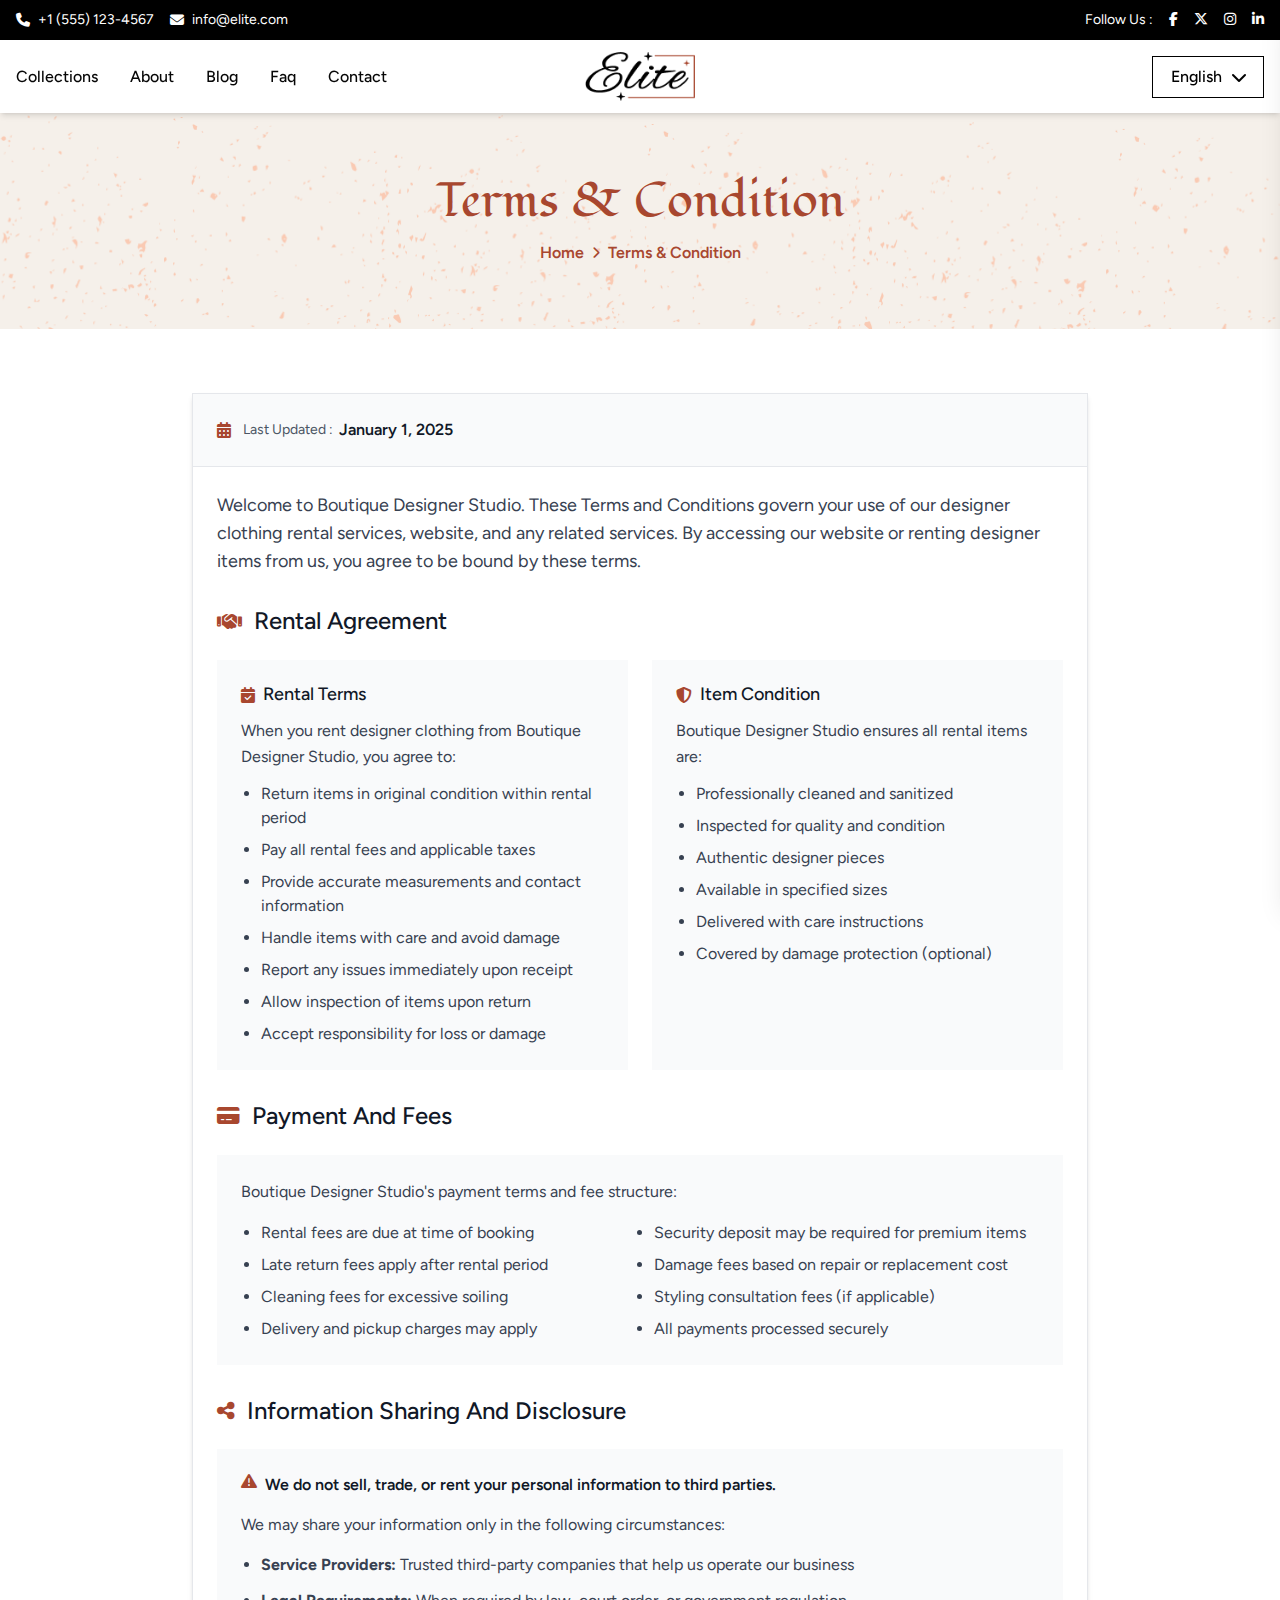
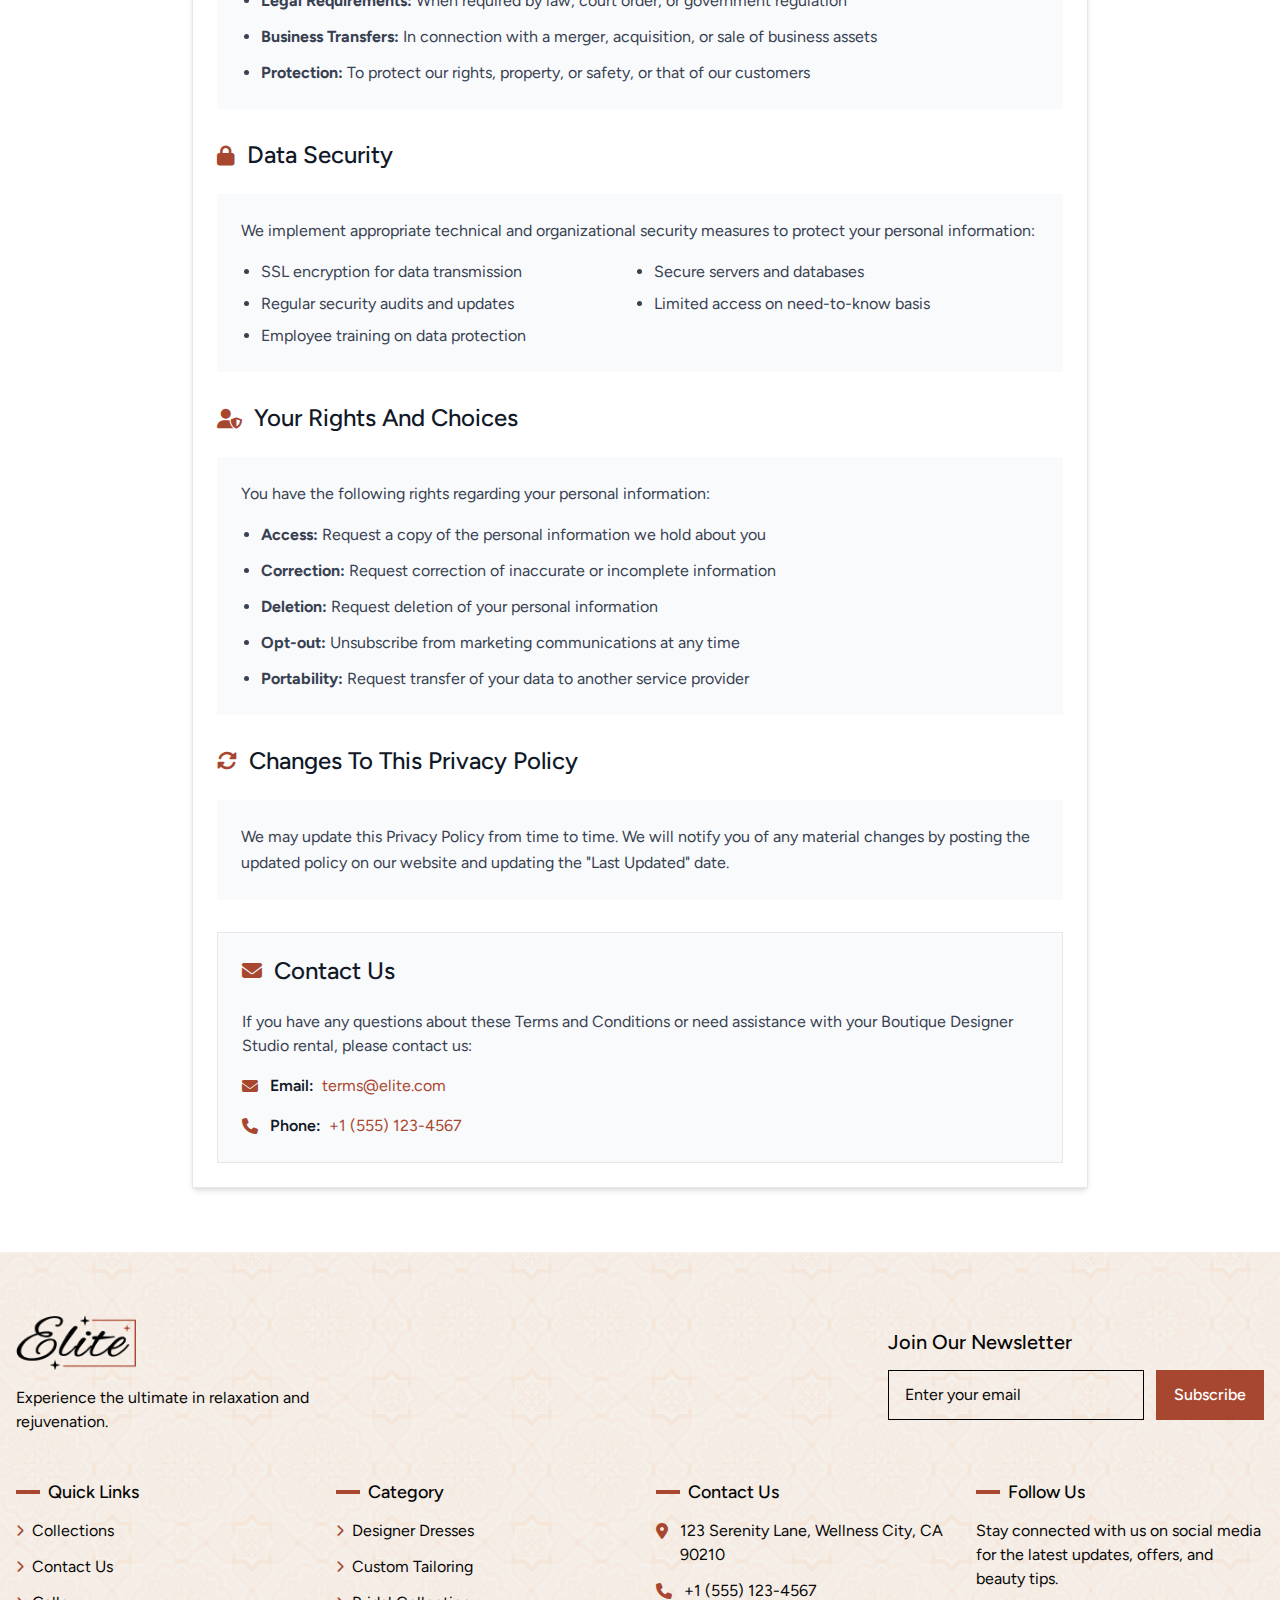
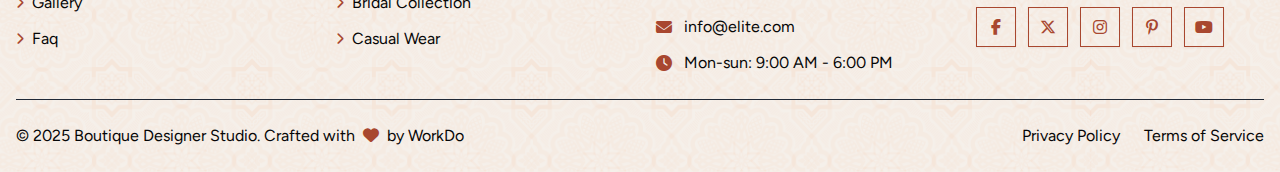
<file: terms-condition.html>
<!DOCTYPE html>
<html lang="en">

<head>
  <meta charset="UTF-8" />
  <title>Boutique Designer Studio | WorkDo</title>
  <meta name="author" content="Workdo" />
  <meta name="viewport" content="width=device-width, initial-scale=1.0, maximum-scale=1">
  <meta name="description"
    content="Boutique Designer Studio by Workdo offers creative fashion solutions, custom designs, and modern styling for a unique brand experience.">
  <meta name="keywords"
    content="Boutique Studio, Fashion Design, Workdo, Designer Clothing, Custom Wear, Styling Solutions, Fashion Boutique">
  <link rel="icon" href="assets/images/favicon.png" />
  <link href="https://fonts.googleapis.com/css2?family=Figtree:ital,wght@0,300..900;1,300..900&family=Fondamento:ital@0;1&display=swap" rel="stylesheet">
  <link rel="stylesheet" href="assets/css/all.min.css" />
  <link rel="stylesheet" href="assets/css/swiper-bundle.min.css" />
  <script src="assets/js/tailwind.js"></script>
  <link rel="stylesheet" href="assets/css/style.css" />
</head>

<body>
    <div class="overlay"></div>
    <div
        class="bg-black text-white py-2.5 relative overflow-hidden hidden lg:block">
        <div
            class="md:container w-full mx-auto px-4">
            <div
            class="flex flex-col sm:flex-row justify-between items-center text-sm">
            <div class="flex items-center gap-4 mb-2 sm:mb-0">
                <span class="flex items-center">
                <i class="fas fa-phone me-2"></i>
                <a href="tel:+1 (555) 123-4567">+1 (555) 123-4567</a>
                </span>
                <span class="flex items-center">
                <i class="fas fa-envelope me-2"></i>
                <a href="mailto:info@elite.com">info@elite.com</a>
                </span>
            </div>
            <div class="flex items-center">
                <p>Follow Us :</p>
                <div class="flex items-center gap-4 ms-4">
                <a href="javascript:;"
                    class="text-white hover:scale-105 transition-all duration-300">
                    <i class="fab fa-facebook-f"></i>
                </a>
                <a href="javascript:;"
                    class="text-white hover:scale-105 transition-all duration-300">
                    <i class="fab fa-x-twitter"></i>
                </a>
                <a href="javascript:;"
                    class="text-white hover:scale-105 transition-all duration-300">
                    <i class="fab fa-instagram"></i>
                </a>
                <a href="javascript:;"
                    class="text-white hover:scale-105 transition-all duration-300">
                    <i class="fab fa-linkedin-in"></i>
                </a>
                </div>
            </div>
            </div>
        </div>
    </div>  
    <header class="sticky top-0 w-full z-[3] bg-white shadow-md transition-all">
        <div class="md:container w-full mx-auto px-4">
        <div class="flex justify-between items-center py-3">
            <!-- Desktop Nav -->
            <nav class="hidden lg:block flex-1">
            <ul class="flex lg:gap-x-8 gap-x-4">
                <li>
                <a href="collection-list.html"
                    class="hover:text-primary font-medium transition-all duration-300 capitalize">Collections</a>
                </li>
                <li> <a href="about.html"
                    class="hover:text-primary font-medium transition-all duration-300 capitalize">About</a>
                </li>
                <li>
                <a href="blog.html"
                    class="hover:text-primary font-medium transition-all duration-300 capitalize">Blog</a>
                </li>
                <li>
                <a href="faq.html"
                    class="hover:text-primary font-medium transition-all duration-300 capitalize">Faq</a>
                </li>
                <li>
                <a href="contact.html"
                    class="hover:text-primary font-medium transition-all duration-300 capitalize">Contact</a>
                </li>
            </ul>
            </nav>
            <div class="logo-col">
            <h1>
                <a href="index.html" class="lg:max-w-[110px] max-w-[95px] w-full block">
                <img src="assets/images/logo.png" alt="Boutique Designer Studio Logo" loading="lazy">
                </a>
            </h1>
            </div>
            <div class="hidden lg:flex flex-1 justify-end">
              <div class="relative md:inline-block hidden text-start h-auto" id="language-dropdown-desktop">
                  <button type="button"
                  class="inline-flex items-center h-full justify-center min-w-28 text-black border border-black lg:px-4 px-3 py-2 bg-white font-medium focus:outline-none focus:ring- focus:ring-offset-2 focus:ring-primary"
                  id="language-button-desktop">
                  <span id="selected-language-desktop" class="flex-1">English</span>
                  <i class="fas fa-chevron-down ms-2"></i>
                  </button>
                  <div
                  class="origin-top-right absolute end-0 mt-2 w-full shadow-lg bg-white ring-1 border border-black ring-black ring-opacity-5 focus:outline-none transition-all transform duration-100 hidden"
                  id="language-menu-desktop">
                  <div class="py-1">
                      <a href="javascript:void(0)"
                      class="block px-4 py-2 text-black transition-all duration-300 hover:bg-light"
                      data-lang="English">English</a>
                      <a href="javascript:void(0)"
                      class="block px-4 py-2 text-black transition-all duration-300 hover:bg-light"
                      data-lang="Spanish">Spanish</a>
                      <a href="javascript:void(0)"
                      class="block px-4 py-2 text-black transition-all duration-300 hover:bg-light"
                      data-lang="French">French</a>
                      <a href="javascript:void(0)"
                      class="block px-4 py-2 text-black transition-all duration-300 hover:bg-light"
                      data-lang="German">German</a>
                  </div>
                  </div>
              </div>
            </div>

            <button class="lg:hidden" id="mobile-menu-toggle">
            <i class="fas fa-bars text-xl"></i>
            </button>
        </div>
        </div>
    </header>

    <main>
      <section class="lg:py-16 py-10 relative z-[1]">
            <div class="common-banner-bg absolute inset-0 w-full h-full z-[-1]">
                <img src="assets/images/common-banner-bg.png" alt="background-image" loading="lazy" class="w-full h-full object-cover rtl:scale-x-[-1]">
            </div>
            <div class="md:container w-full mx-auto px-4">
                <div class="text-primary text-center">
                    <h2 class="lg:text-5xl sm:text-4xl text-3xl !leading-[1] font-semibold font-heading">Terms & Condition</h2>
                    <ul class="md:mt-4 mt-3 flex flex-wrap items-center font-semibold capitalize justify-center">
                        <li class="flex items-center capitalize">
                            <a href="index.html">Home</a>
                            <i class="fas fa-chevron-right mx-2 text-xs rtl:scale-x-[-1]"></i>
                        </li>
                        <li class="capitalize">Terms & Condition</li>
                    </ul>
                </div>
            </div>
        </section>
    <section class="lg:py-16 py-10">
      <div class="md:container w-full mx-auto px-4">
        <div class="max-w-4xl mx-auto">
          <div class="bg-white shadow-md border border-gray-200">
            <div class="bg-gray-50 lg:p-6 p-4 border-b border-gray-200">
                <div class="flex items-center gap-3">
                  <i class="fas fa-calendar-alt text-primary"></i>
                  <div class="flex items-center ga-2">
                    <p class="text-sm text-gray-600">Last Updated : &nbsp;</p>
                    <p class="font-semibold text-gray-900">January 1, 2025</p>
                  </div>
                </div>
            </div>
            <div class="p-4 lg:p-6">
              <div class="lg:mb-8 mb-5">
                <p class="text-gray-700 leading-relaxed lg:text-lg">Welcome to Boutique Designer Studio. These Terms and Conditions govern your use of our designer clothing rental services, website, and any related services. By accessing our website or renting designer items from us, you agree to be bound by these terms.</p>
              </div>
              <div class="lg:mb-8 mb-5">
                <div class="flex items-center gap-3 lg:mb-6 mb-4">
                  <i class="fas fa-handshake text-primary text-xl"></i>
                  <h2 class="md:text-2xl sm:text-xl text-lg font-semibold text-gray-900">
                    Rental Agreement
                  </h2>
                </div>
                <div class="grid sm:grid-cols-2 gap-6">
                  <div class="bg-gray-50 lg:p-6 p-4">
                    <div class="flex items-center gap-2 mb-3">
                      <i class="fas fa-calendar-check text-primary"></i>
                      <h3 class="text-lg font-medium text-gray-900">Rental Terms</h3>
                    </div>
                    <p class="leading-relaxed text-gray-700 mb-3">When you rent designer clothing from Boutique Designer Studio, you agree to:</p>
                    <ul class="space-y-2 text-gray-700 list-disc ps-5">
                      <li>Return items in original condition within rental period</li>
                      <li>Pay all rental fees and applicable taxes</li>
                      <li>Provide accurate measurements and contact information</li>
                      <li>Handle items with care and avoid damage</li>
                      <li>Report any issues immediately upon receipt</li>
                      <li>Allow inspection of items upon return</li>
                      <li>Accept responsibility for loss or damage</li>
                    </ul>
                  </div>
                  <div class="bg-gray-50 lg:p-6 p-4">
                    <div class="flex items-center gap-2 mb-3">
                      <i class="fas fa-shield-alt text-primary"></i>
                      <h3 class="text-lg font-medium text-gray-900">Item Condition</h3>
                    </div>
                    <p class="leading-relaxed text-gray-700 mb-3">Boutique Designer Studio ensures all rental items are:</p>
                    <ul class="space-y-2 text-gray-700 list-disc ps-5">
                      <li>Professionally cleaned and sanitized</li>
                      <li>Inspected for quality and condition</li>
                      <li>Authentic designer pieces</li>
                      <li>Available in specified sizes</li>
                      <li>Delivered with care instructions</li>
                      <li>Covered by damage protection (optional)</li>
                    </ul>
                  </div>
                </div>
              </div>
              <div class="lg:mb-8 mb-5">
                <div class="flex items-center gap-3 lg:mb-6 mb-4">
                  <i class="fas fa-credit-card text-primary text-xl"></i>
                  <h2 class="md:text-2xl sm:text-xl text-lg font-semibold text-gray-900">
                    Payment and Fees
                  </h2>
                </div>
                <div class="bg-gray-50 lg:p-6 p-4">
                  <p class="leading-relaxed text-gray-700 mb-4">Boutique Designer Studio's payment terms and fee structure:</p>
                  <ul class="grid md:grid-cols-2 gap-2 text-gray-700 list-disc ps-5">
                    <li>Rental fees are due at time of booking</li>
                    <li>Security deposit may be required for premium items</li>
                    <li>Late return fees apply after rental period</li>
                    <li>Damage fees based on repair or replacement cost</li>
                    <li>Cleaning fees for excessive soiling</li>
                    <li>Styling consultation fees (if applicable)</li>
                    <li>Delivery and pickup charges may apply</li>
                    <li>All payments processed securely</li>
                  </ul>
                </div>
              </div>
              <div class="lg:mb-8 mb-5">
                <div class="flex items-center gap-3 lg:mb-6 mb-4">
                  <i class="fas fa-share-alt text-primary text-xl"></i>
                  <h2 class="md:text-2xl sm:text-xl text-lg font-semibold text-gray-900">
                    Information Sharing and Disclosure
                  </h2>
                </div>
                <div class="bg-gray-50 lg:p-6 p-4">
                  <div class="flex items-start gap-2 mb-4">
                    <i class="fas fa-exclamation-triangle text-primary"></i>
                    <p class="font-semibold text-gray-900">We do not sell, trade, or rent your personal information to third parties.</p>
                  </div>
                  <p class="text-gray-700 mb-4">We may share your information only in the following circumstances:</p>
                  <ul class="space-y-3 text-gray-700 list-disc ps-5">
                    <li>
                      <strong>Service Providers:</strong> Trusted third-party companies that help us operate our business
                    </li>
                    <li>
                      <strong>Legal Requirements:</strong> When required by law, court order, or government regulation
                    </li>
                    <li>
                      <strong>Business Transfers:</strong> In connection with a merger, acquisition, or sale of business assets
                    </li>
                    <li>
                      <strong>Protection:</strong> To protect our rights, property, or safety, or that of our customers
                    </li>
                  </ul>
                </div>
              </div>
              <div class="lg:mb-8 mb-5">
                <div class="flex items-center gap-3 lg:mb-6 mb-4">
                  <i class="fas fa-lock text-primary text-xl"></i>
                  <h2 class="md:text-2xl sm:text-xl text-lg font-semibold text-gray-900">
                    Data Security
                  </h2>
                </div>
                <div class="bg-gray-50 lg:p-6 p-4">
                  <p class="leading-relaxed text-gray-700 mb-4">We implement appropriate technical and organizational security measures to protect your personal information:</p>
                  <ul class="grid md:grid-cols-2 gap-2 text-gray-700 list-disc ps-5">
                    <li>SSL encryption for data transmission</li>
                    <li>Secure servers and databases</li>
                    <li>Regular security audits and updates</li>
                    <li>Limited access on need-to-know basis</li>
                    <li>Employee training on data protection</li>
                  </ul>
                </div>
              </div>
              <div class="lg:mb-8 mb-5">
                <div class="flex items-center gap-3 lg:mb-6 mb-4">
                  <i class="fas fa-user-shield text-primary text-xl"></i>
                  <h2 class="md:text-2xl sm:text-xl text-lg font-semibold text-gray-900">
                    Your Rights and Choices
                  </h2>
                </div>
                <div class="bg-gray-50 lg:p-6 p-4">
                  <p class="leading-relaxed text-gray-700 mb-4">You have the following rights regarding your personal information:</p>
                  <ul class="space-y-3 text-gray-700 list-disc ps-5">
                    <li>
                      <strong>Access:</strong> Request a copy of the personal information we hold about you
                    </li>
                    <li>
                      <strong>Correction:</strong> Request correction of inaccurate or incomplete information
                    </li>
                    <li>
                      <strong>Deletion:</strong> Request deletion of your personal information
                    </li>
                    <li>
                      <strong>Opt-out:</strong> Unsubscribe from marketing communications at any time
                    </li>
                    <li>
                      <strong>Portability:</strong> Request transfer of your data to another service provider
                    </li>
                  </ul>
                </div>
              </div>
              <div class="lg:mb-8 mb-5">
                <div class="flex items-center gap-3 lg:mb-6 mb-4">
                  <i class="fas fa-sync-alt text-primary text-xl"></i>
                  <h2 class="md:text-2xl sm:text-xl text-lg font-semibold text-gray-900">
                    Changes to This Privacy Policy
                  </h2>
                </div>
                <div class="bg-gray-50 lg:p-6 p-4">
                  <p class="leading-relaxed text-gray-700">We may update this Privacy Policy from time to time. We will notify you of any material changes by posting the updated policy on our website and updating the "Last Updated" date.</p>
                </div>
              </div>
              <div class="bg-gray-50 lg:p-6 p-4 border">
                <div class="flex items-center gap-3 lg:mb-6 mb-4">
                  <i class="fas fa-envelope text-primary text-xl"></i>
                  <h2 class="md:text-2xl sm:text-xl text-lg font-semibold text-gray-900">
                    Contact Us
                  </h2>
                </div>
                <div class="text-gray-700">
                  <p class="mb-4">If you have any questions about these Terms and Conditions or need assistance with your Boutique Designer Studio rental, please contact us:</p>
                  <div class="space-y-4">
                    <div class="flex items-center gap-3">
                      <i class="fas fa-envelope text-primary"></i>
                      <div class="flex items-center gap-2 md:text-base text-sm">
                        <p class="font-semibold text-gray-900">Email:</p>
                        <a href="mailto:terms@elite.com" class="text-primary hover:underline break-all">terms@elite.com</a>
                      </div>
                    </div>
                    <div class="flex items-center gap-3">
                      <i class="fas fa-phone text-primary"></i>
                      <div class="flex items-center gap-2 md:text-base text-sm">
                        <p class="font-semibold text-gray-900">Phone:</p>
                        <a href="tel:+15551234567" class="text-primary hover:underline">+1 (555) 123-4567</a>
                      </div>
                    </div>
                  </div>
                </div>
              </div>
            </div>
          </div>
        </div>
      </div>
    </section>
    </main>

    <footer class="relative lg:pt-16 pt-10 z-[1]">
      <div class="absolute inset-0 w-full h-full z-[-1]">
        <img src="assets/images/footer-bg.png" alt="Background Image" loading="lazy" class="w-full h-full object-cover">
      </div>
      <div class="md:container w-full mx-auto px-4">
        <div
          class="flex flex-col md:flex-row justify-between md:items-center xl:mb-12 lg:mb-10 mb-6">
          <div class="mb-4 md:mb-0">
            <a href="javascript:void(0)"
            class="logo md:max-w-[120px] max-w-[90px] block mb-4">
            <img src="assets/images/logo.png" alt="Boutique Designer Studio Logo"
              class="w-full h-full">
          </a>
            <p class="md:max-w-xs">
              Experience the ultimate in relaxation and rejuvenation.
            </p>
          </div>

          <div class="w-full md:w-auto">
            <h3 class="md:text-xl text-lg mb-4">
              Join Our Newsletter
            </h3>
            <div class="flex gap-3 flex-wrap subscribe-col">
              <input type="email" placeholder="Enter your email"
                class="px-4 md:py-3 py-2 border border-black bg-transparent focus:outline-none focus:ring-1 focus:ring-primary focus:border-primary sm:w-64 flex-1">
              <button
                class="btn">
                Subscribe
              </button>
            </div>
          </div>
        </div>
        <div
          class="grid grid-cols-1 md:grid-cols-2 lg:grid-cols-4 xl:gap-x-8 gap-x-6 lg:gap-y-12 gap-y-6">
          <div>
            <h3 class="text-lg md:mb-4 mb-2 flex items-center">
              <span class="w-6 h-1 bg-primary me-2"></span>
              Quick Links
            </h3>
            <ul class="space-y-3 md:text-base text-sm">
              <li>
                <a href="collection-list.html"
                  class="hover:text-primary transition-all duration-300 flex items-center"><i
                    class="fas fa-chevron-right text-xs me-2 text-primary"></i>
                  Collections</a>
              </li>
              <li>
                <a href="contact.html"
                  class="hover:text-primary transition-all duration-300 flex items-center"><i
                    class="fas fa-chevron-right text-xs me-2 text-primary"></i>
                  Contact Us</a>
              </li>
              <li>
                <a href="gallery.html"
                  class="hover:text-primary transition-all duration-300 flex items-center"><i
                    class="fas fa-chevron-right text-xs me-2 text-primary"></i>
                  Gallery</a>
              </li>
              <li>
                <a href="faq.html"
                  class="hover:text-primary transition-all duration-300 flex items-center"><i
                    class="fas fa-chevron-right text-xs me-2 text-primary"></i>
                  Faq</a>
              </li>
            </ul>
          </div>

          <div>
            <h3 class="text-lg md:mb-4 mb-2 flex items-center">
              <span class="w-6 h-1 bg-primary me-2"></span>
              Category
            </h3>
            <ul class="space-y-3 md:text-base text-sm">
              <li>
                <a href="collection-details.html"
                  class="hover:text-primary transition-all duration-300 flex items-center"><i
                    class="fas fa-chevron-right text-xs me-2 text-primary"></i>
                  Designer Dresses</a>
              </li>
              <li>
                <a href="collection-details.html"
                  class="hover:text-primary transition-all duration-300 flex items-center"><i
                    class="fas fa-chevron-right text-xs me-2 text-primary"></i>
                  Custom Tailoring</a>
              </li>
              <li>
                <a href="collection-details.html"
                  class="hover:text-primary transition-all duration-300 flex items-center"><i
                    class="fas fa-chevron-right text-xs me-2 text-primary"></i>
                  Bridal Collection</a>
              </li>
              <li>
                <a href="collection-details.html"
                  class="hover:text-primary transition-all duration-300 flex items-center"><i
                    class="fas fa-chevron-right text-xs me-2 text-primary"></i>
                  Casual Wear</a>
              </li>
            </ul>
          </div>

          <div class="md:text-base text-sm">
            <h3 class="text-lg md:mb-4 mb-2 flex items-center">
              <span class="w-6 h-1 bg-primary me-2"></span>
              Contact Us
            </h3>
            <ul class="space-y-3">
              <li class="flex items-start">
                <i class="fas fa-map-marker-alt mt-1 me-3 text-primary"></i>
                <span>123 Serenity Lane, Wellness City, CA 90210</span>
              </li>
              <li class="flex items-center">
                <i class="fas fa-phone me-3 text-primary"></i>
                <a href="tel:+1 (555) 123-4567" tabindex="0">
                  +1 (555) 123-4567
                </a>
              </li>
              <li class="flex items-center">
                <i class="fas fa-envelope me-3 text-primary"></i>
                <a href="mailto:info@elite.com">info@elite.com</a>
              </li>
              <li class="flex items-center">
                <i class="fas fa-clock me-3 text-primary"></i>
                <span>Mon-sun: 9:00 AM - 6:00 PM</span>
              </li>
            </ul>
          </div>

          <div>
            <h3 class="text-lg md:mb-4 mb-2 flex items-center">
              <span class="w-6 h-1 bg-primary me-2"></span>
              Follow Us
            </h3>
            <p class="mb-4">
              Stay connected with us on social media for the latest updates,
              offers, and beauty tips.
            </p>
            <div class="flex flex-wrap gap-3">
              <a href="javascript:;"
                class="border border-primary text-primary hover:bg-primary hover:text-white transition-all duration-300 flex items-center justify-center xl:w-10 xl:h-10 w-8 h-8 shadow-sm">
                <i class="fab fa-facebook-f"></i>
              </a>
              <a href="javascript:;"
                class="border border-primary text-primary hover:bg-primary hover:text-white transition-all duration-300 flex items-center justify-center xl:w-10 xl:h-10 w-8 h-8 shadow-sm">
                <i class="fab fa-x-twitter"></i>
              </a>
              <a href="javascript:;"
                class="border border-primary text-primary hover:bg-primary hover:text-white transition-all duration-300 flex items-center justify-center xl:w-10 xl:h-10 w-8 h-8 shadow-sm">
                <i class="fab fa-instagram"></i>
              </a>
              <a href="javascript:;"
                class="border border-primary text-primary hover:bg-primary hover:text-white transition-all duration-300 flex items-center justify-center xl:w-10 xl:h-10 w-8 h-8 shadow-sm">
                <i class="fab fa-pinterest-p"></i>
              </a>
              <a href="javascript:;"
                class="border border-primary text-primary hover:bg-primary hover:text-white transition-all duration-300 flex items-center justify-center xl:w-10 xl:h-10 w-8 h-8 shadow-sm">
                <i class="fab fa-youtube"></i>
              </a>
            </div>
          </div>
        </div>
        <!-- Bottom Footer -->
        <div
          class="border-t border-gray-800 md:py-6 py-4 flex flex-col md:flex-row justify-between md:items-center mt-6">
          <p class="mb-4 md:mb-0">
            © 2025 Boutique Designer Studio. Crafted with <i
              class="fas fa-heart text-primary mx-1"></i> by WorkDo
          </p>
          <div class="flex items-center gap-6 md:text-base text-sm">
            <a href="privacy-policy.html"
              class="hover:text-primary transition-colors">Privacy Policy</a>
            <a href="terms-condition.html"
              class="hover:text-primary transition-colors">Terms of Service</a>
          </div>
        </div>
      </div>
    </footer>
    <div id="mobile-menu"
    class="mobile-menu fixed inset-y-0 end-0 z-50 bg-white shadow-xl transform translate-x-full rtl:-translate-x-full transition-transform duration-300 max-w-[325px] w-full ease-in-out overflow-y-auto">
    <div class="flex justify-between items-center px-4 py-3 border-b">
      <a href="index.html" class="block max-w-[85px] w-full">
            <img src="assets/images/logo.png" alt="Boutique Designer Studio Logo" class="logo-img">
        </a>
      <button id="close-mobile-menu" class="text-gray-600 hover:text-primary transition-colors">
        <i class="fas fa-times text-xl"></i>
      </button>
    </div>
    <div class="p-4">
      <div class="mb-4">
        <div class="relative block text-start h-auto" id="language-dropdown-mobile">
          <button type="button"
            class="inline-flex items-center h-full justify-start text-start w-full text-black border border-black md:px-4 px-[10px] py-[7.5px] bg-white text-sm font-medium focus:outline-none focus:ring- focus:ring-offset-2 focus:ring-primary"
            id="language-button-mobile">
            <span id="selected-language-mobile" class="flex-1">English</span>
            <i class="fas fa-chevron-down ms-2"></i>
          </button>
          <div
            class="origin-top-right absolute end-0 mt-2 w-full shadow-lg bg-white border-black border transition-all transform duration-100 hidden"
            id="language-menu-mobile">
            <div class="py-1">
              <a href="javascript:void(0)"
                class="block px-4 py-2 text-sm transition-all duration-300 hover:bg-light"
                data-lang="English">English</a>
              <a href="javascript:void(0)"
                class="block px-4 py-2 text-sm transition-all duration-300 hover:bg-light"
                data-lang="Spanish">Spanish</a>
              <a href="javascript:void(0)"
                class="block px-4 py-2 text-sm transition-all duration-300 hover:bg-light"
                data-lang="French">French</a>
              <a href="javascript:void(0)"
                class="block px-4 py-2 text-sm transition-all duration-300 hover:bg-light"
                data-lang="German">German</a>
            </div>
          </div>
        </div>
      </div>
      <ul class="flex flex-col space-y-2 md:text-base text-sm">
       <li>
          <a href="collection-details.html"
            class="hover:text-primary transition-all duration-300 capitalize p-2 border block shadow-sm">Collections</a>
        </li>
        <li> <a href="about.html"
            class="hover:text-primary transition-all duration-300 capitalize p-2 border block shadow-sm">About</a>
        </li>
        <li>
          <a href="blog.html"
            class="hover:text-primary transition-all duration-300 capitalize p-2 border block shadow-sm">Blog</a>
        </li>
        <li>
          <a href="faq.html"
            class="hover:text-primary transition-all duration-300 capitalize p-2 border block shadow-sm">Faq</a>
        </li>
        <li>
          <a href="contact.html"
            class="hover:text-primary transition-all duration-300 capitalize p-2 border block shadow-sm">Contact</a>
        </li>
      </ul>
      <div class="p-2 border mt-2 space-y-2 shadow-sm md:text-base text-sm">
          <span class="flex items-center">
            <i class="fas fa-phone me-2"></i>
            <a href="tel:+1 (555) 123-4567">+1 (555) 123-4567</a>
          </span>
          <span class="flex items-center">
            <i class="fas fa-envelope me-2"></i>
            <a href="mailto:info@elite.com">info@elite.com</a>
          </span>
          <div class="flex items-center">
              <p>Follow Us :</p>
              <div class="flex items-center gap-4 ms-4">
                <a href="javascript:;" class="hover:scale-105 transition-all duration-300">
                  <i class="fab fa-facebook-f"></i>
                </a>
                <a href="javascript:;" class="hover:scale-105 transition-all duration-300">
                  <i class="fab fa-x-twitter"></i>
                </a>
                <a href="javascript:;" class="hover:scale-105 transition-all duration-300">
                  <i class="fab fa-instagram"></i>
                </a>
                <a href="javascript:;" class="hover:scale-105 transition-all duration-300">
                  <i class="fab fa-linkedin-in"></i>
                </a>
              </div>
          </div>
        </div>
    </div>
  </div>
    <script src="assets/js/swiper-bundle.min.js" defer></script>
    <script src="assets/js/main.js" defer></script>
</body>

</html>
</file>
<file: assets/css/style.css>
:root {
    --primary-color: #A8472F;
    --secondary-color:#B76E79;
    --white: #ffffff;
    --black: #060606;
    --light:#F5F0EA;
    --border-color:#e5e7eb;
    --first-font: "Figtree", sans-serif;
    --second-font:"Fondamento", cursive;
}
::-webkit-scrollbar {
    width: 6px;
    height: 4px;
}
::-webkit-scrollbar-thumb {
    background-color: var(--primary-color);
}
html{
    scroll-behavior: smooth;
}
body {
    font-family: var(--first-font);
    background-color: var(--white);
    color: var(--black);
}
h1,
h2,
h3,
h4,
h5,
h6 {
    line-height: 1.2 !important;
    text-transform: capitalize;
    font-weight: 500 !important;
}
.no-scroll {
    overflow: hidden;
}
/* Custom focus styles */
*:focus {
    outline: none;
}


.overlay {
    position: fixed;
    top: 0;
    left: 0;
    right: 0;
    bottom: 0;
    background-color: rgba(0, 0, 0, 0.5);
    z-index: 30;
    opacity: 0;
    visibility: hidden;
    transition: opacity 0.3s ease-in-out, visibility 0.3s ease-in-out;
    -webkit-transition: opacity 0.3s ease-in-out, visibility 0.3s ease-in-out;
    -moz-transition: opacity 0.3s ease-in-out, visibility 0.3s ease-in-out;
    -ms-transition: opacity 0.3s ease-in-out, visibility 0.3s ease-in-out;
    -o-transition: opacity 0.3s ease-in-out, visibility 0.3s ease-in-out;
  }
  
  .overlay.open {
    opacity: 1;
    visibility: visible;
  }
  .mobile-menu.show {
    transform: translateX(0);
    -webkit-transform: translateX(0);
    -moz-transform: translateX(0);
    -ms-transform: translateX(0);
    -o-transform: translateX(0);
  }
  
/*** swiper slider ****/
.swiper-slide {
    height: auto;
}
.swiper-button-prev,
.swiper-button-next {
    height: 35px;
    width: 35px;
    z-index: 2;
    outline: none;
    cursor: pointer;
    background-color: var(--primary-color);
    transition: all 500ms ease-in-out 0s;
    -webkit-transition: all 500ms ease-in-out 0s;
    -moz-transition: all 500ms ease-in-out 0s;
    -ms-transition: all 500ms ease-in-out 0s;
    -o-transition: all 500ms ease-in-out 0s;
}
.swiper-button-next {
    right: 0 !important;
    left: auto !important;
}
.swiper-button-prev {
    left: 0 !important;
    right: auto !important;
}
.swiper-button-prev::after,
.swiper-button-next::after {
    font-size: 18px;
    color: var(--white);
    font-weight: 600;
}

.swiper:hover .swiper-button-prev,
.swiper:hover .swiper-button-next {
    opacity: 1;
    visibility: visible;
    transform: translate3d(0, 0, 0);
    -webkit-transform: translate3d(0, 0, 0);
    -moz-transform: translate3d(0, 0, 0);
    -ms-transform: translate3d(0, 0, 0);
    -o-transform: translate3d(0, 0, 0);
}
.swiper-button-next:hover,
.swiper-button-next:focus,
.swiper-button-prev:hover,
.swiper-button-prev:focus {
    background-color: var(--black);
}
.swiper-horizontal>.swiper-pagination-bullets,
.swiper-pagination-bullets.swiper-pagination-horizontal,
.swiper-pagination-custom,
.swiper-pagination-fraction {
    bottom: 0;
}

.swiper-button-disabled {
    pointer-events: unset !important;
    opacity: .35 !important;
}
.swiper-button-lock {
    display: none;
}
.swiper-pagination.testimonial-pagination span{
    font-size: 18px;
}
.btn {
    padding: 11px 16px;
    font-weight: 500;
    line-height: 1;
    border: 2px solid var(--primary-color);
    background-color: var(--primary-color);
    color: var(--white);
    display: inline-flex;
    align-items: center;
    justify-content: center;
    gap: 0.5rem;
    position: relative;
    overflow: hidden;
    z-index: 1;
    transition: all 0.5s ease;
    -webkit-transition: all 0.5s ease;
    -moz-transition: all 0.5s ease;
    -ms-transition: all 0.5s ease;
    -o-transition: all 0.5s ease;
    z-index: 1;
}

.btn::before{
    position: absolute;
    content: '';
    left: 0px;
    bottom: 0px;
    height: 0px;
    width: 100%;
    display: block;
    background: var(--white);
    transition: all 0.5s cubic-bezier(0.215, 0.61, 0.355, 1) 0s;
    -webkit-transition: all 0.5s cubic-bezier(0.215, 0.61, 0.355, 1) 0s;
    -moz-transition: all 0.5s cubic-bezier(0.215, 0.61, 0.355, 1) 0s;
    -ms-transition: all 0.5s cubic-bezier(0.215, 0.61, 0.355, 1) 0s;
    -o-transition: all 0.5s cubic-bezier(0.215, 0.61, 0.355, 1) 0s;
    z-index: -1;
}
.btn:hover{
    color: var(--primary-color);
}
.btn:hover::before{
    top: 0%;
    bottom: auto;
    height: 100%;
}
.btn-secondary {
    border-color: var(--black);
    background-color: var(--black);
}
.btn-secondary:hover{
    color: var(--black);
}
.btn-white{
    background-color: var(--white);
    border-color: var(--white);
    color: var(--primary-color);
}
.btn-white::before{
    background-color: var(--primary-color);
}
.btn-white:hover{
    color: var(--white);
    border-color: var(--primary-color);
}
/* Form Styles */
.form-input {
    transition: all 0.3s ease;
    border: 1px solid var(--border-color);
}
.form-input:focus {
    border-color: var(--primary-color);
    box-shadow: 0 0 0 4px rgba(68, 174, 111, 0.1);
}
input[type="date"] {
    cursor: pointer;
}
select.form-input {
    appearance: none !important;
    background-image: url(data:image/svg+xml,%3Csvg%20xmlns%3D%22http%3A//www.w3.org/2000/svg%22%20viewBox%3D%220%200%20448%20512%22%3E%3C!--%21Font%20Awesome%20Free%206.7.2%20by%20%40fontawesome%20-%20https%3A//fontawesome.com%20License%20-%20https%3A//fontawesome.com/license/free%20Copyright%202025%20Fonticons%2C%20Inc.--%3E%3Cpath%20fill%3D%22%23000000%22%20d%3D%22M201.4%20374.6c12.5%2012.5%2032.8%2012.5%2045.3%200l160-160c12.5-12.5%2012.5-32.8%200-45.3s-32.8-12.5-45.3%200L224%20306.7%2086.6%20169.4c-12.5-12.5-32.8-12.5-45.3%200s-12.5%2032.8%200%2045.3l160%20160z%22/%3E%3C/svg%3E);
    background-repeat: no-repeat;
    background-size: 13px;
    background-position: 96% 50%;
    padding-inline-end: 25px !important;
    cursor: pointer;
}

input::placeholder,
textarea::placeholder{
    color: var(--black) !important;
}
.hero-banner-wrp  {
    border-radius: 240px 220px 0 0 ;
    -webkit-border-radius: 240px 220px 0 0 ;
    -moz-border-radius: 240px 220px 0 0 ;
    -ms-border-radius: 240px 220px 0 0 ;
    -o-border-radius: 240px 220px 0 0 ;
}
.swiper-slide-thumb-active .thumb-image {
    border-color: var(--primary-color);
}

.tab-button.active {
    color: var(--primary-color) !important;
    border-color: var(--primary-color);
}
input[type="radio"]{
    accent-color: var(--primary-color);
}
.fas.fa-chevron-down {
    transition: transform 0.3s ease;
}
/* Print Styles */
@media print {
    @page {
        margin: 0;
        size: A4;
    }
    
    body * {
        visibility: hidden !important;
    }
    
    .booking-success-col, .booking-success-col * {
        visibility: visible !important;
    }
    
    .booking-success-col {
        position: absolute !important;
        left: 0 !important;
        top: 0 !important;
        width: 100% !important;
        margin: 0 !important;
        padding: 20px !important;
        background: white !important;
        box-shadow: none !important;
        border: none !important;
    }
    
    body {
        -webkit-print-color-adjust: exact !important;
        print-color-adjust: exact !important;
    }
}
 .toaster {
        position: fixed;
        top: 20px;
        right: 20px;
        background: var(--primary-color);
        color: white;
        padding: 12px 20px;
        border-radius: 8px;
        box-shadow: 0 4px 12px rgba(0, 0, 0, 0.15);
        z-index: 9999;
        transform: translateX(400px);
        transition: transform 0.3s ease;
        display: flex;
        align-items: center;
        gap: 8px;
        font-weight: 500;
      }
      .toaster.show {
        transform: translateX(0);
        -webkit-transform: translateX(0);
        -moz-transform: translateX(0);
        -ms-transform: translateX(0);
        -o-transform: translateX(0);
}
/* Price Range Slider Styles */
.slider {
    -webkit-appearance: none;
    appearance: none;
    height: 8px;
    outline: none;
    border-radius: 5px;
}

.slider::-webkit-slider-thumb {
    -webkit-appearance: none;
    appearance: none;
    width: 20px;
    height: 20px;
    background: var(--primary-color);
    cursor: pointer;
    border: 2px solid var(--white);
    box-shadow: 0 2px 4px rgba(0,0,0,0.2);
    border-radius: 50%;
    -webkit-border-radius: 50%;
    -moz-border-radius: 50%;
    -ms-border-radius: 50%;
    -o-border-radius: 50%;
}

.slider::-moz-range-thumb {
    width: 20px;
    height: 20px;
    background: var(--primary-color);
    cursor: pointer;
    border: 2px solid var(--white);
    box-shadow: 0 2px 4px rgba(0,0,0,0.2);
    border-radius: 50%;
    -webkit-border-radius: 50%;
    -moz-border-radius: 50%;
    -ms-border-radius: 50%;
    -o-border-radius: 50%;
}
/* RTL css  */
[dir="rtl"] .fa-hand-point-right,
[dir="rtl"] .swiper-button-prev,
[dir="rtl"] .swiper-button-next,
[dir="rtl"] .fa-arrow-right,
[dir="rtl"] .fa-chevron-right,
[dir="rtl"] .fa-chevron-left{
    transform: scaleX(-1) !important;
    -webkit-transform: scaleX(-1) !important;
    -moz-transform: scaleX(-1) !important;
    -ms-transform: scaleX(-1) !important;
    -o-transform: scaleX(-1) !important;
}
[dir="rtl"] select.form-input {
    background-position: 6% 50% !important;
}
@media (max-width: 1023px) {
    [dir="rtl"] #mobile-filter.-translate-x-full {
      transform: translateX(100%);
    }
  
    [dir="rtl"] #mobile-filter {
      transform: translateX(0);
    }
  }
@media screen and (min-width: 768px){
    .swiper-button-prev {   
    transform: translate3d(-100%, 0, 0);
    -webkit-transform: translate3d(-100%, 0, 0);
    -moz-transform: translate3d(-100%, 0, 0);
    -ms-transform: translate3d(-100%, 0, 0);
    -o-transform: translate3d(-100%, 0, 0);
    }
    .swiper-button-next {
        transform: translate3d(100%, 0, 0);
        -webkit-transform: translate3d(100%, 0, 0);
        -moz-transform: translate3d(100%, 0, 0);
        -ms-transform: translate3d(100%, 0, 0);
        -o-transform: translate3d(100%, 0, 0);
    }
    .swiper-button-prev,
    .swiper-button-next{
        opacity: 0;
        visibility: hidden;
    }
}
@media screen and (max-width: 767px) {
    .btn{
        font-size: 14px;
        padding: 10px 15px;
    }
    p,
    ul,
    table{
        font-size: 14px;
    }
    .swiper-button-prev, .swiper-button-next{
        width: 32px;
        height: 32px;
    }
    .swiper-button-prev::after, .swiper-button-next::after{
        font-size: 16px;
    }
    .arrow-wrapper {
        display: flex;
        justify-content: center;
        flex-direction: row-reverse;
        gap: 10px;
        margin: 15px 0 0 0;
    }
     .arrow-wrapper .swiper-button-next,
     .arrow-wrapper .swiper-button-prev{
        margin-top: 0;
     }

     input::placeholder, 
     textarea::placeholder{
        font-size: 14px; 
     }
}
@media screen and (max-width: 639px) {
     .hero-banner-wrp{
        border-radius: 260px 240px 0 0;
        -webkit-border-radius: 260px 240px 0 0;
        -moz-border-radius: 260px 240px 0 0;
        -ms-border-radius: 260px 240px 0 0;
        -o-border-radius: 260px 240px 0 0;
    }
}
@media screen and (max-width: 575px) {
    .hero-banner-wrp{
        height: 93% !important;
        top: 20px !important;
    }
}
@media screen and (max-width: 440px) {
    .hero-banner-wrp{
        top: 13px !important;
    }
}
</file>
